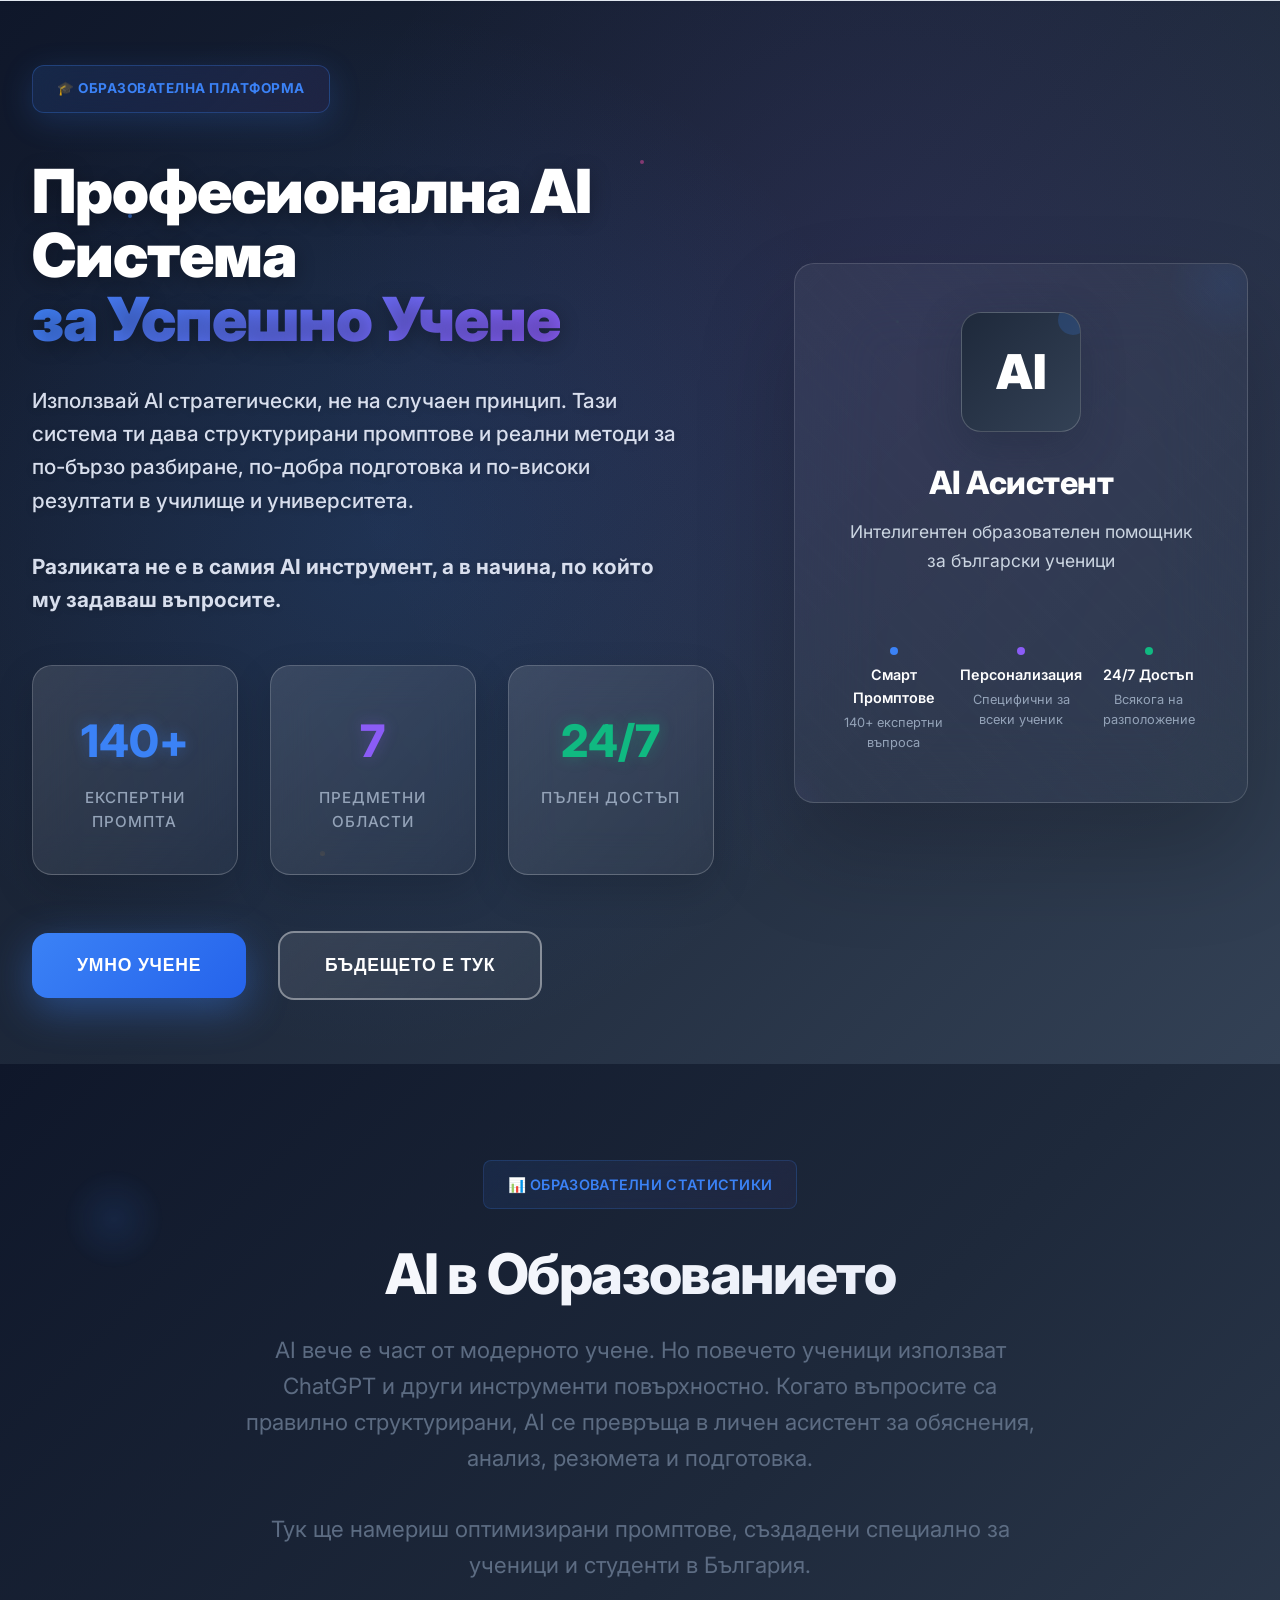
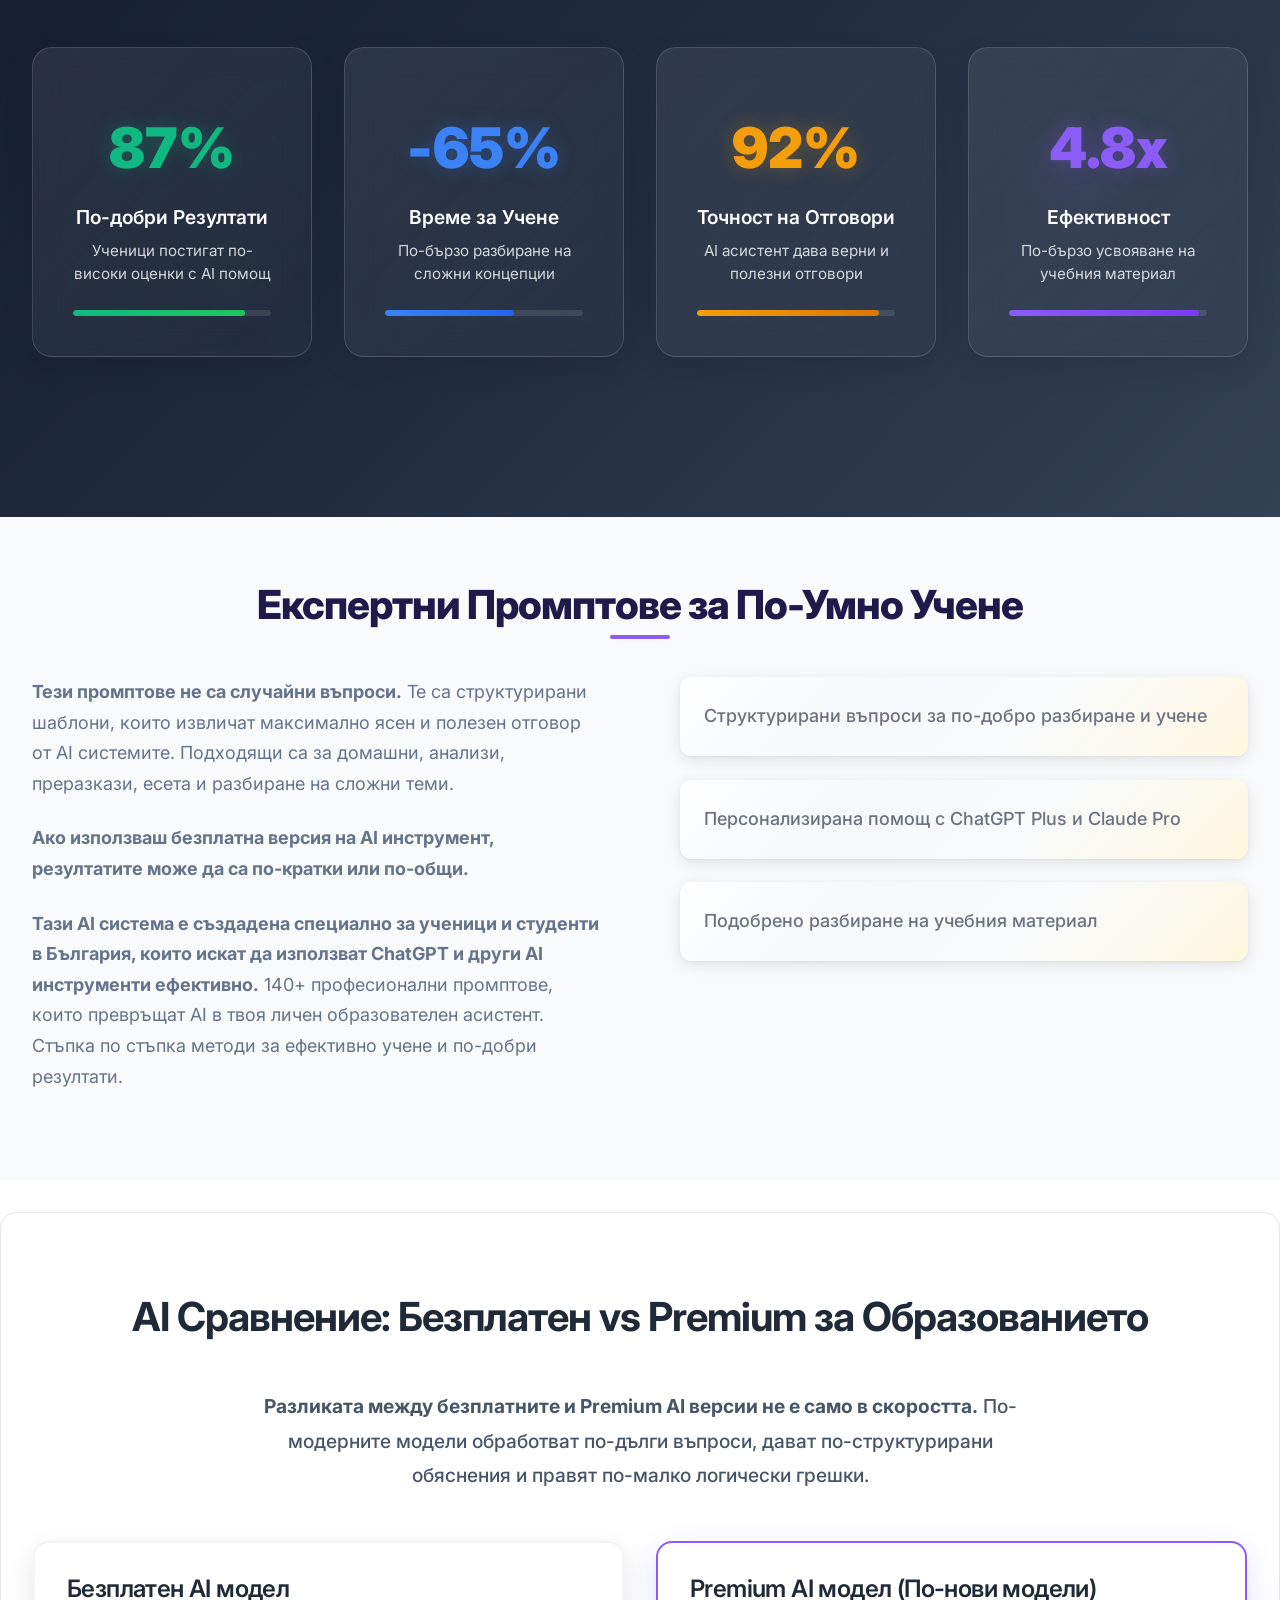
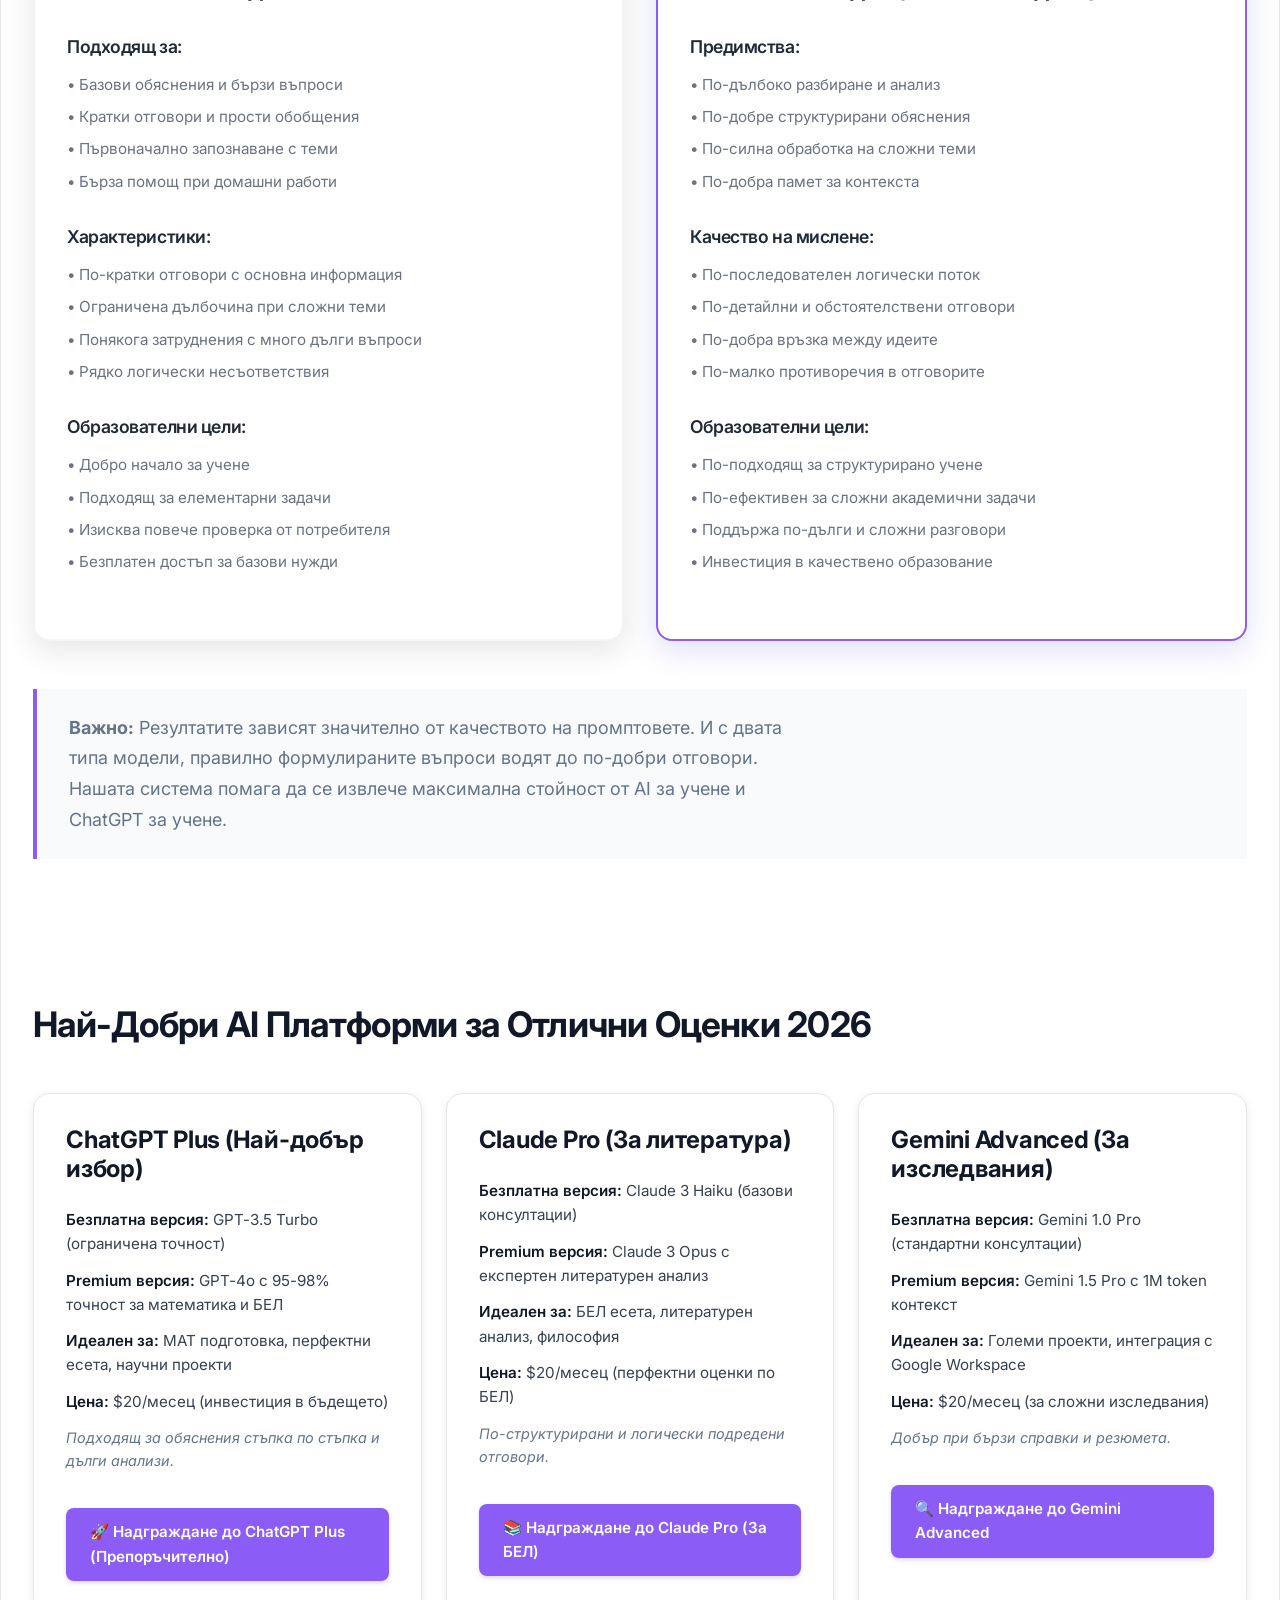
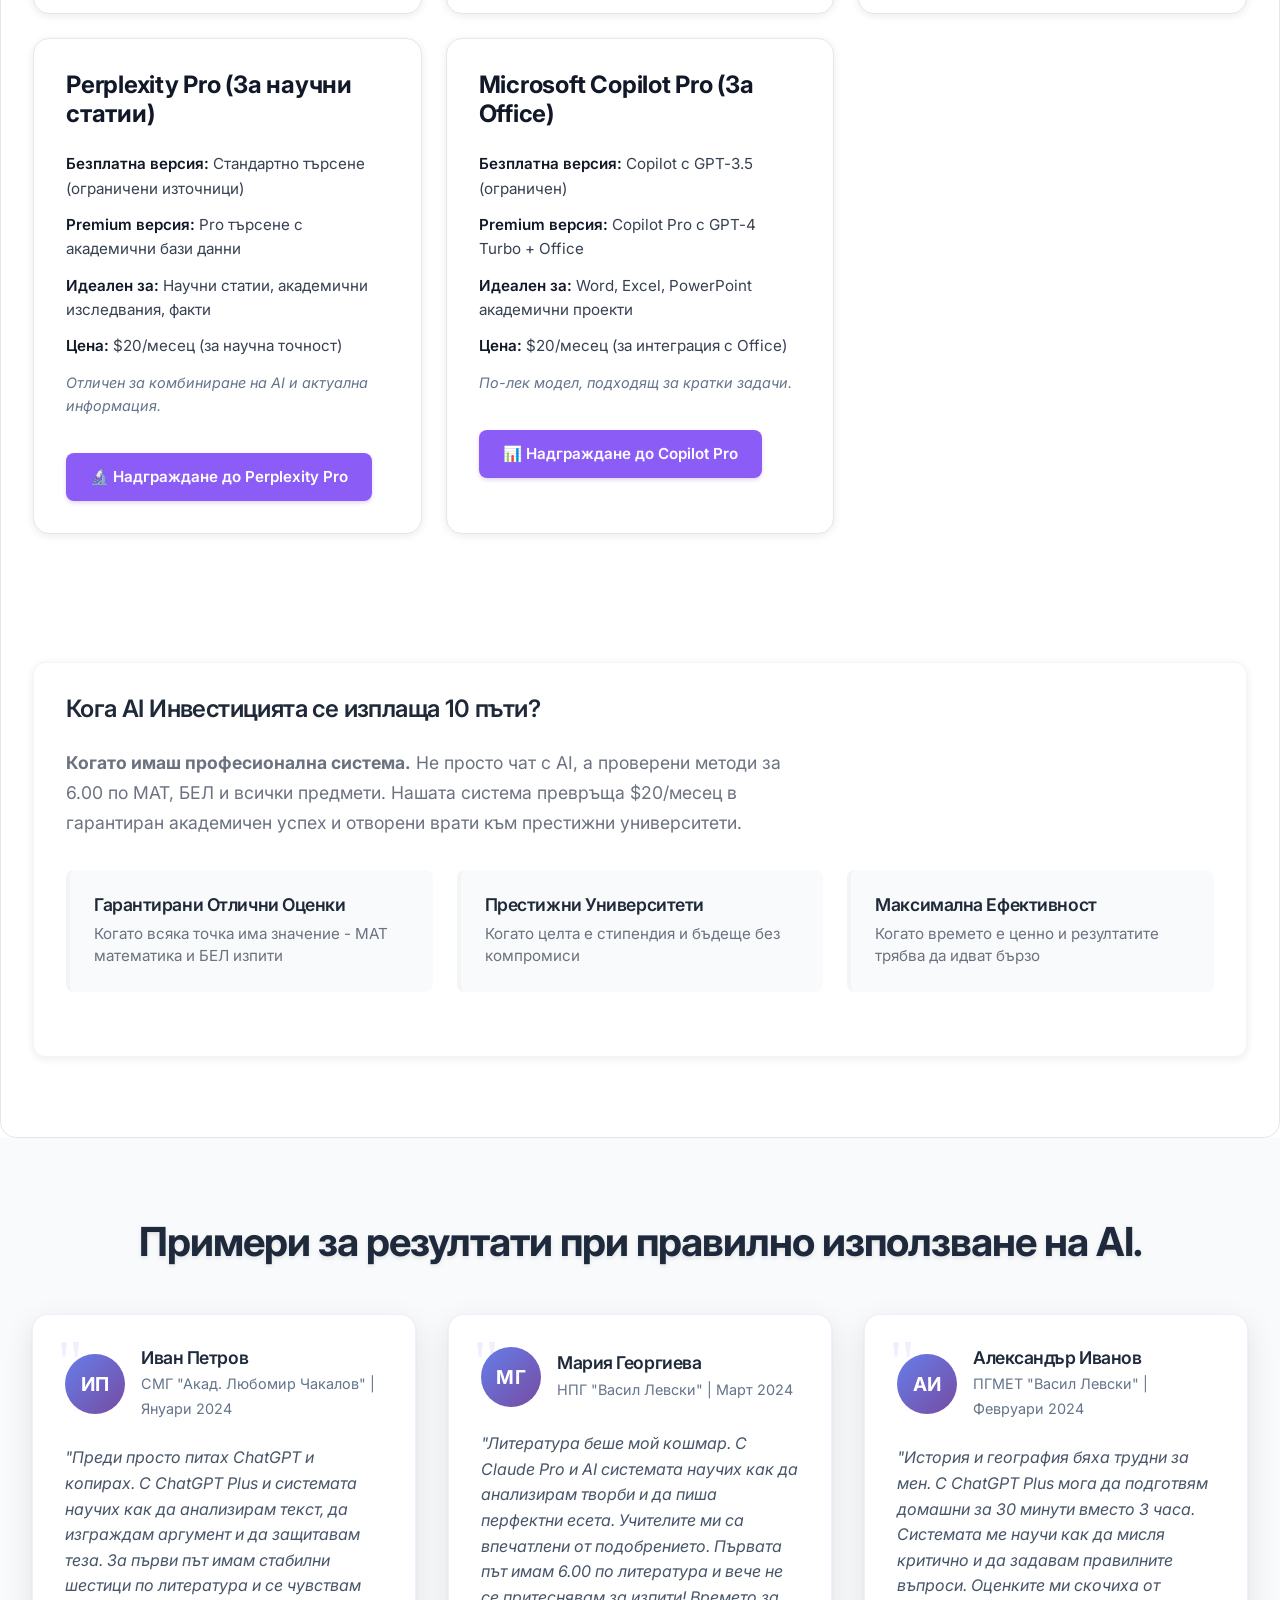
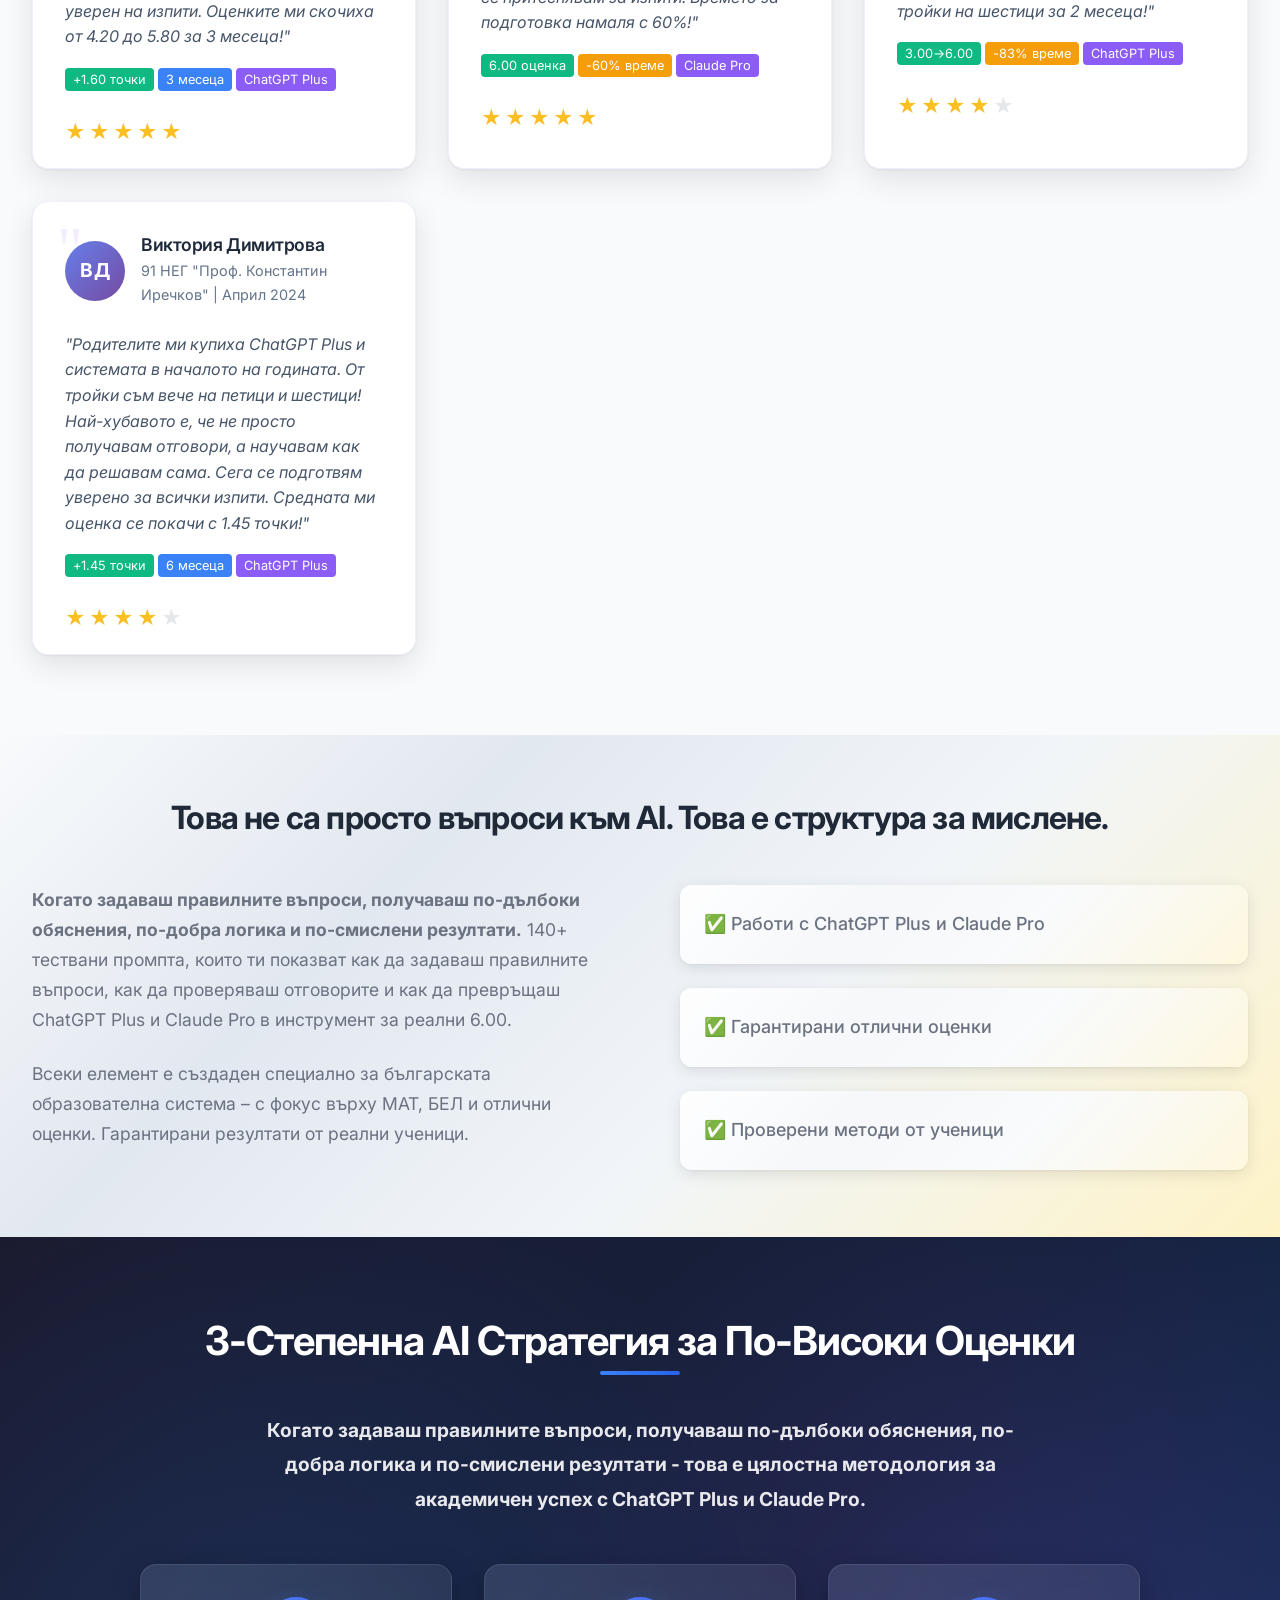
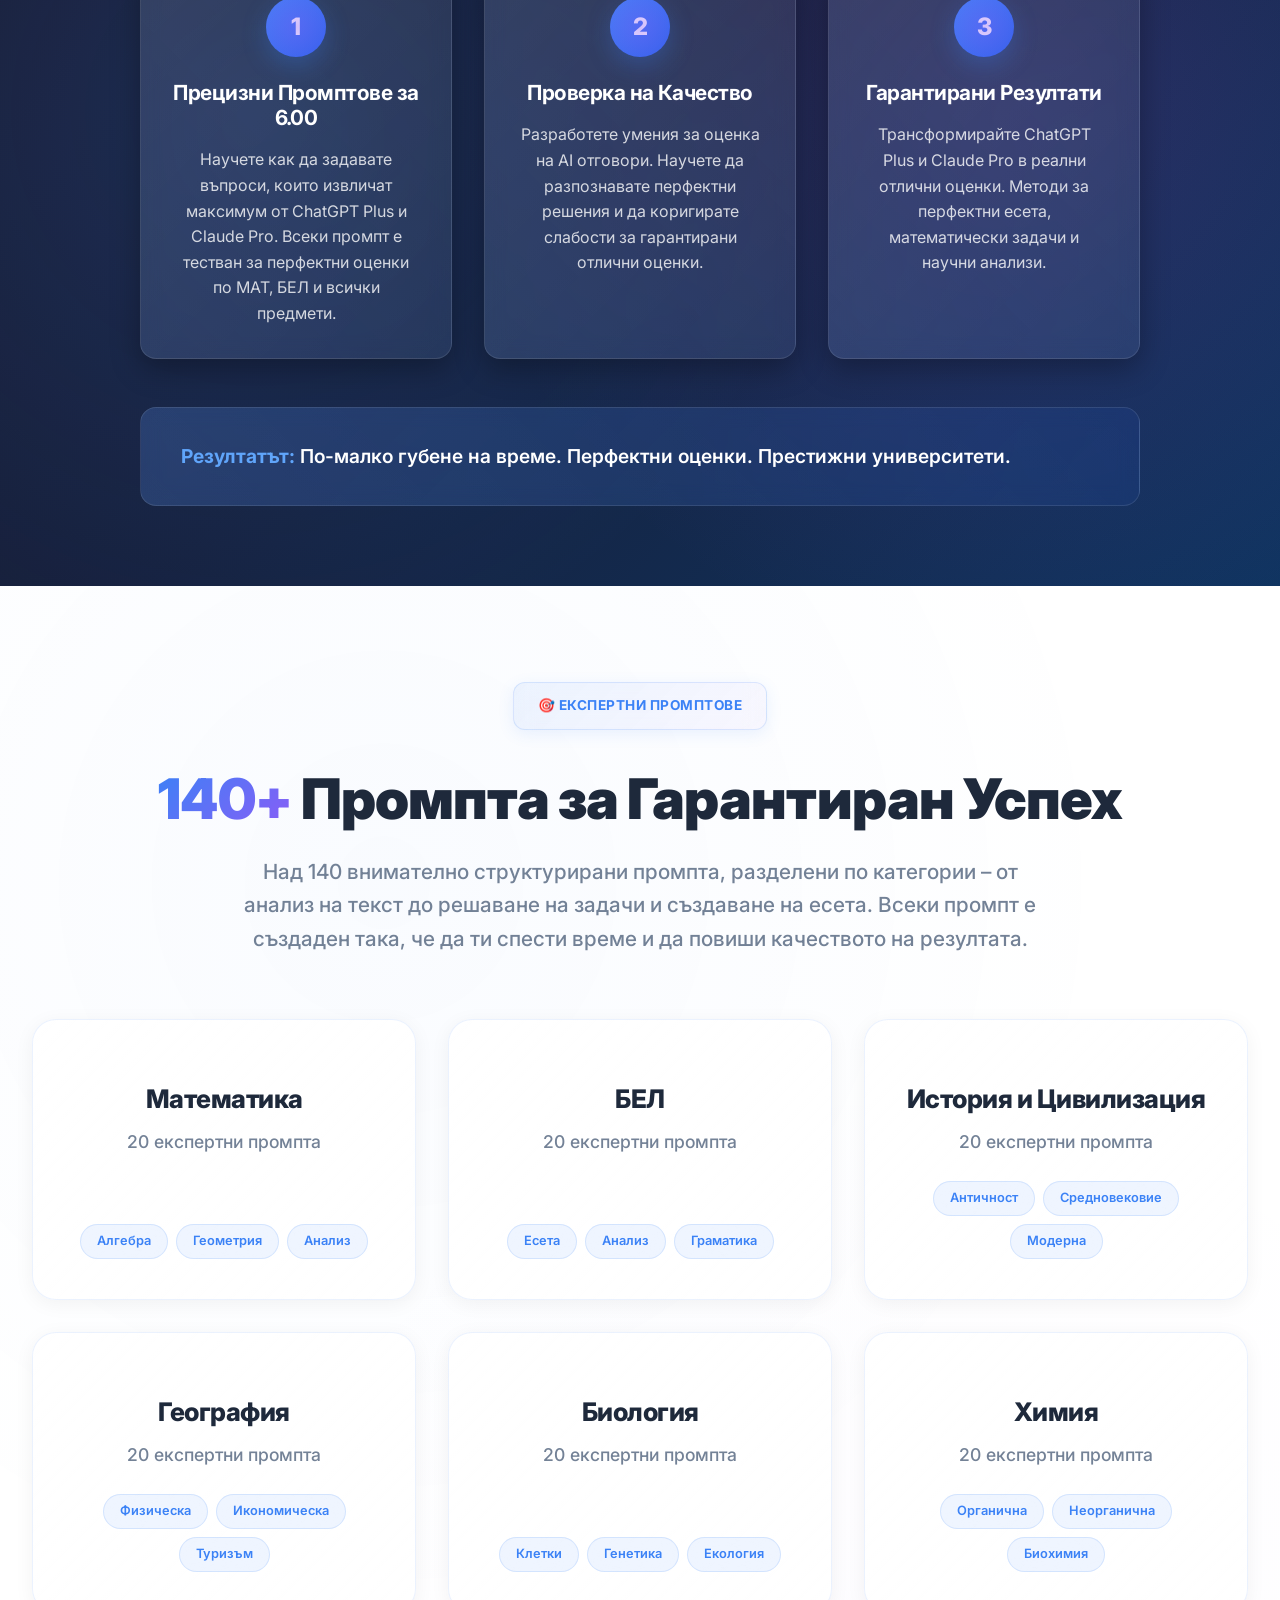
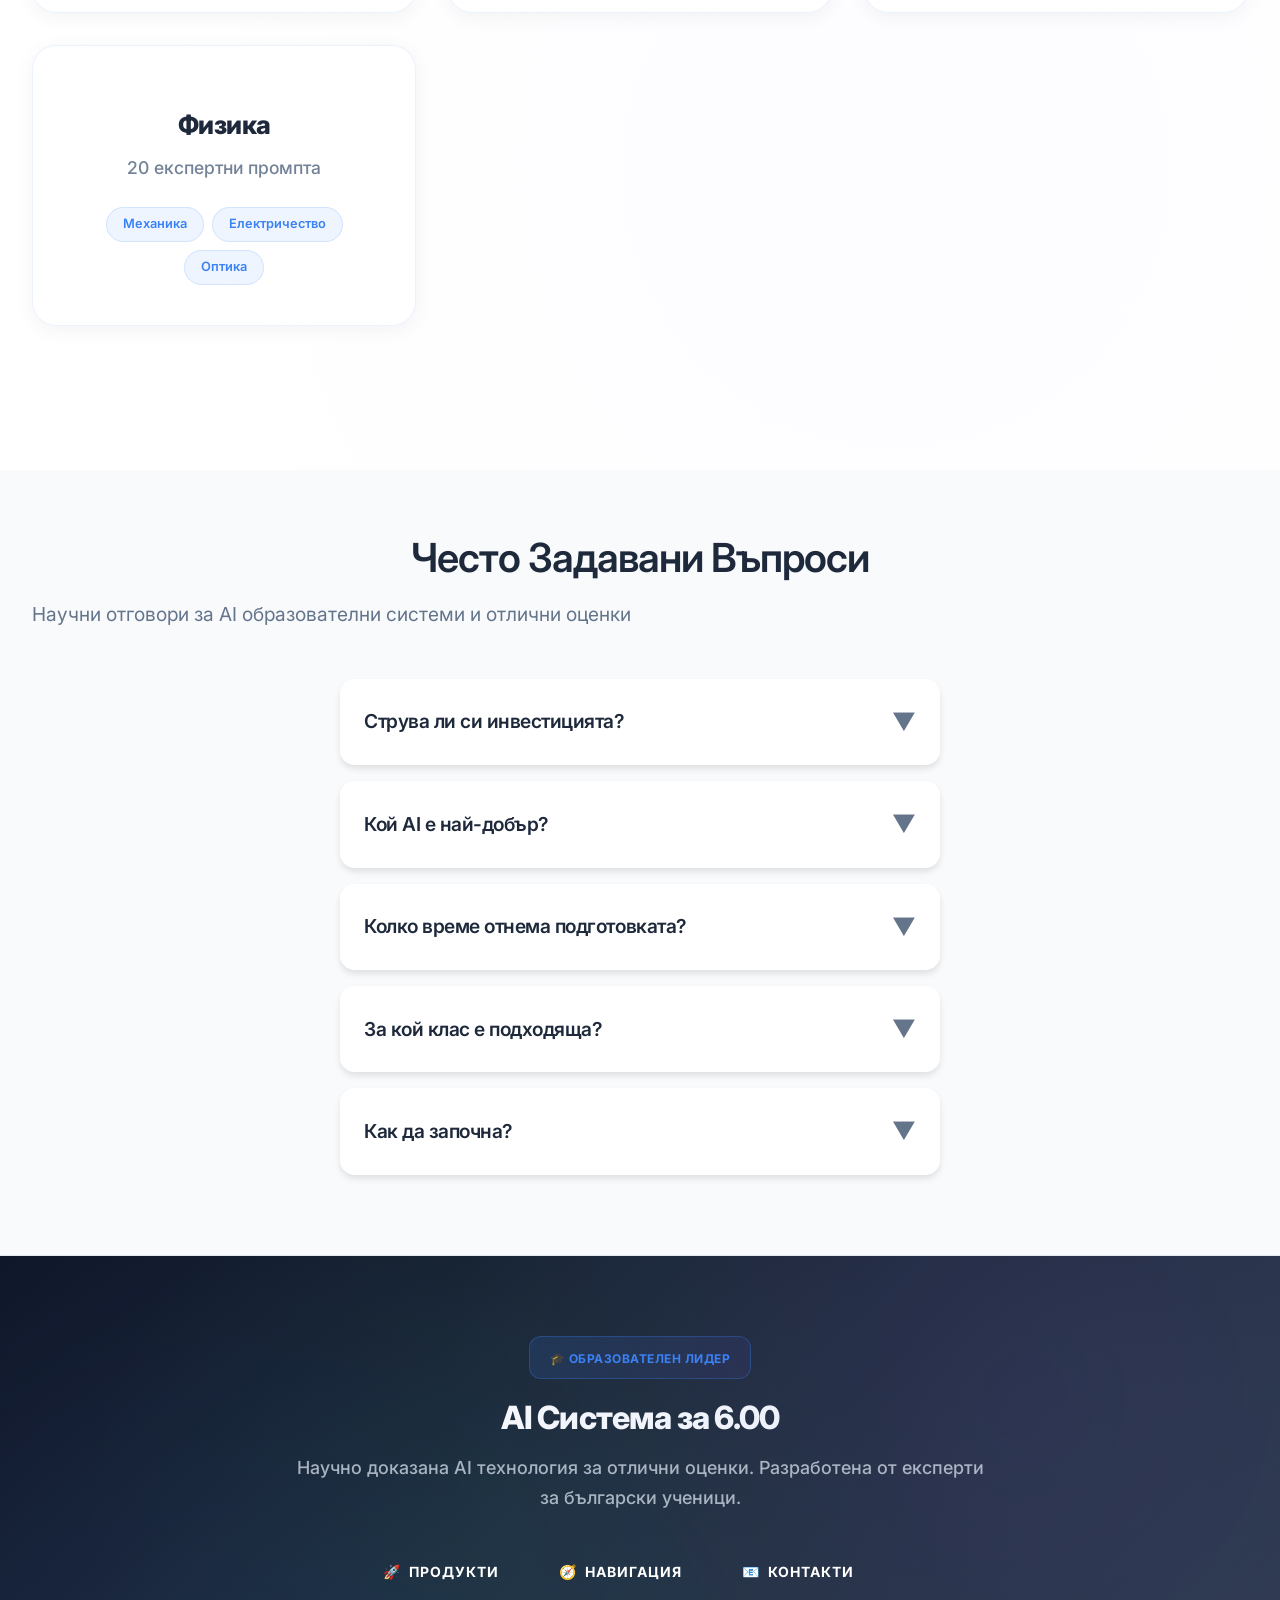
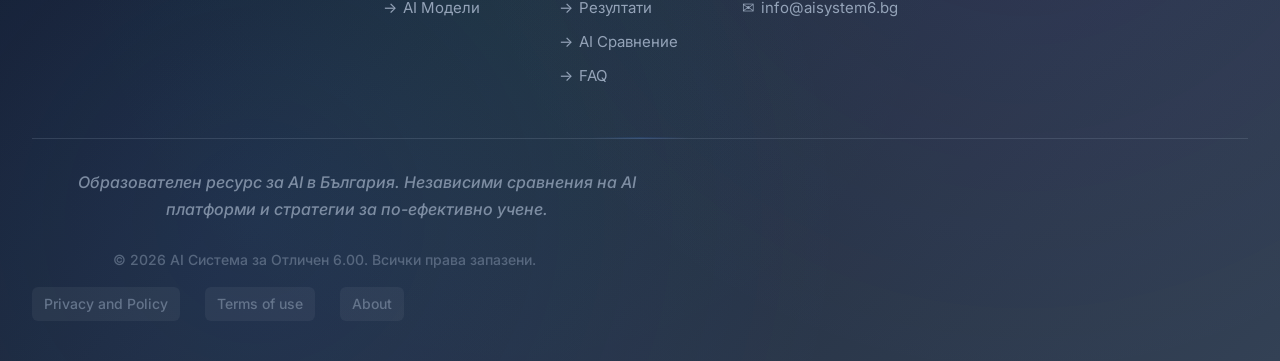
<file: index.html>
<!DOCTYPE html>
<html lang="bg">
<head>
    <meta charset="UTF-8">
    <meta name="viewport" content="width=device-width, initial-scale=1.0, maximum-scale=5.0, user-scalable=yes">
    <title>AI Study Helper - 140+ Промпта за Успех</title>
    <meta name="description" content="Професионална AI образователна платформа за български ученици. Научете как да използвате изкуствен интелект правилно с експертни промптове за училище и по-добри учебни резултати.">
    <meta name="keywords" content="AI за ученици, AI за учене, изкуствен интелект в образованието, AI промптове за училище, AI помощ при учене, най-добрият AI за ученици, ChatGPT за ученици, Claude за ученици">
    <meta name="author" content="AI Образователен Портал">
    <meta name="robots" content="index, follow, max-snippet:-1, max-image-preview:large, max-video-preview:-1">
    <meta name="googlebot" content="index, follow">
    <meta name="bingbot" content="index, follow">
    <meta name="language" content="Bulgarian">
    <meta name="geo.region" content="BG">
    <meta name="geo.placename" content="Bulgaria">
    <meta name="ICBM" content="42.7339;25.4858">
    <meta name="distribution" content="global">
    <meta name="rating" content="general">
    <meta name="revisit-after" content="7 days">
    <link rel="canonical" href="https://ai-za-uchenici.bg">
    
    <!-- Google AdSense -->
    <script async src="https://pagead2.googlesyndication.com/pagead/js/adsbygoogle.js?client=ca-pub-XXXXX"
            crossorigin="anonymous"></script>
    
    <!-- Google Analytics -->
    <script async src="https://www.googletagmanager.com/gtag/js?id=GA_MEASUREMENT_ID"></script>
    <script>
        window.dataLayer = window.dataLayer || [];
        function gtag(){dataLayer.push(arguments);}
        gtag('js', new Date());
        gtag('config', 'GA_MEASUREMENT_ID');
    </script>
    <meta property="og:title" content="AI за Ученици - Експертни Промптове за По-Умно Учене">
    <meta property="og:description" content="Научете как да използвате AI правилно в образованието. Структурирани промптове за български ученици и по-добри учебни резултати.">
    <meta property="og:image" content="https://ai-za-uchenici.bg/og-image.jpg">
    <meta property="og:url" content="https://ai-za-uchenici.bg">
    <meta property="og:type" content="website">
    <meta name="twitter:card" content="summary_large_image">
    <meta name="twitter:title" content="AI за Ученици - Експертни Промптове за По-Умно Учене">
    <meta name="twitter:description" content="Професионална платформа за AI в образованието. Научете как да формулирате правилните въпроси към AI.">
    <meta name="twitter:image" content="https://ai-za-uchenici.bg/og-image.jpg">
    <meta name="twitter:site" content="@AISystem6">
    
    <!-- Структурирани данни за SEO -->
    <script type="application/ld+json">
    {
        "@context": "https://schema.org",
        "@type": "EducationalOrganization",
        "name": "AI за Ученици",
        "url": "https://ai-za-uchenici.bg",
        "logo": "https://ai-za-uchenici.bg/logo.png",
        "description": "Професионална AI образователна платформа за български ученици с 140+ експертни промпта",
        "address": {
            "@type": "PostalAddress",
            "addressCountry": "Bulgaria"
        },
        "sameAs": [
            "https://github.com/G-Georgiev14/AI_Study_Helper"
        ],
        "offers": {
            "@type": "Offer",
            "category": "Educational Services",
            "priceCurrency": "USD",
            "price": "0",
            "description": "Безплатен достъп до AI промпти за учене"
        }
    }
    </script>
    <meta name="twitter:creator" content="@AISystem6">
    <link rel="preconnect" href="https://fonts.googleapis.com">
    <link rel="preconnect" href="https://fonts.gstatic.com" crossorigin>
    <link rel="stylesheet" href="styles.css">
    <link href="https://fonts.googleapis.com/css2?family=Inter:wght@300;400;500;600;700&display=swap" rel="stylesheet">
    <link rel="icon" type="image/svg+xml" href="data:image/svg+xml,<svg xmlns='http://www.w3.org/2000/svg' viewBox='0 0 100 100'><text y='.9em' font-size='90'>📚</text></svg>">
    
    <!-- Protection Script -->
    <script src="protection.js"></script>
</head>
<body>
    <!-- Skip to main content for accessibility -->
    <a href="#main" class="skip-link">Skip to main content</a>
    
    <!-- Header -->
    <header class="header" role="banner">
    </header>

    <!-- Main Content -->
    <main id="main" role="main">

    <!-- Hero Section -->
    <section class="hero" style="background: linear-gradient(135deg, #0f172a 0%, #1e293b 50%, #334155 100%); min-height: 100vh; display: flex; align-items: center; position: relative; overflow: hidden;">
        <!-- Animated Background Particles -->
        <div class="hero-particles" style="position: absolute; top: 0; left: 0; width: 100%; height: 100%; pointer-events: none;">
            <div class="particle" style="position: absolute; top: 20%; left: 10%; width: 4px; height: 4px; background: rgba(59, 130, 246, 0.6); border-radius: 50%; animation: float-particle 15s ease-in-out infinite;"></div>
            <div class="particle" style="position: absolute; top: 60%; left: 85%; width: 6px; height: 6px; background: rgba(139, 92, 246, 0.5); border-radius: 50%; animation: float-particle 20s ease-in-out infinite reverse;"></div>
            <div class="particle" style="position: absolute; top: 30%; left: 70%; width: 3px; height: 3px; background: rgba(34, 197, 94, 0.7); border-radius: 50%; animation: float-particle 18s ease-in-out infinite;"></div>
            <div class="particle" style="position: absolute; top: 80%; left: 25%; width: 5px; height: 5px; background: rgba(245, 158, 11, 0.6); border-radius: 50%; animation: float-particle 22s ease-in-out infinite reverse;"></div>
            <div class="particle" style="position: absolute; top: 15%; left: 50%; width: 4px; height: 4px; background: rgba(236, 72, 153, 0.5); border-radius: 50%; animation: float-particle 16s ease-in-out infinite;"></div>
        </div>
        
        <!-- Gradient Overlay -->
        <div class="hero-gradient-overlay" style="position: absolute; top: 0; left: 0; width: 100%; height: 100%; background: radial-gradient(circle at 30% 50%, rgba(59, 130, 246, 0.15) 0%, transparent 50%), radial-gradient(circle at 70% 30%, rgba(139, 92, 246, 0.1) 0%, transparent 50%); pointer-events: none;"></div>
        
        <div class="container">
            <div class="hero-content" style="display: grid; grid-template-columns: 1.2fr 0.8fr; gap: 5rem; align-items: center; max-width: 1400px; margin: 0 auto;">
                <!-- Desktop Layout: Left Column -->
                <div class="hero-left" style="z-index: 2;">
                    <div class="hero-badge" style="display: inline-block; background: linear-gradient(135deg, rgba(59, 130, 246, 0.15), rgba(139, 92, 246, 0.08)); border: 1px solid rgba(59, 130, 246, 0.3); color: #3b82f6; padding: 12px 24px; border-radius: 12px; font-size: 0.85rem; font-weight: 700; margin-bottom: 2.5rem; backdrop-filter: blur(20px); letter-spacing: 0.5px; text-transform: uppercase; box-shadow: 0 8px 32px rgba(59, 130, 246, 0.2); position: relative; overflow: hidden; transition: all 0.3s ease;">
                        🎓 Образователна Платформа
                    </div>
                    
                    <div class="hero-headline" style="margin-bottom: 3rem;">
                        <h1 style="font-size: 3.8rem; font-weight: 900; line-height: 1.05; margin-bottom: 2rem; color: #ffffff; letter-spacing: -1px; text-shadow: 0 4px 20px rgba(0,0,0,0.3);">
                            Професионална AI Система<br>
                            <span style="background: linear-gradient(135deg, #3b82f6, #8b5cf6, #ec4899); -webkit-background-clip: text; -webkit-text-fill-color: transparent; background-clip: text; background-size: 200% 200%; animation: gradient-shift 4s ease-in-out infinite;">за Успешно Учене</span>
                        </h1>
                        <div class="hero-subtitle" style="font-size: 1.3rem; line-height: 1.6; color: #e2e8f6; margin-bottom: 3rem; font-weight: 500; max-width: 650px; text-shadow: 0 2px 10px rgba(0,0,0,0.2);">
                            Използвай AI стратегически, не на случаен принцип. Тази система ти дава структурирани промптове и реални методи за по-бързо разбиране, по-добра подготовка и по-високи резултати в училище и университета.<br><br>
                            <strong>Разликата не е в самия AI инструмент, а в начина, по който му задаваш въпросите.</strong>
                        </div>
                    </div>
                    
                    <div class="hero-stats-grid" style="display: grid; grid-template-columns: repeat(3, 1fr); gap: 2rem; margin-bottom: 3.5rem;">
                        <div class="stat-card-corporate" style="background: linear-gradient(135deg, rgba(255,255,255,0.12), rgba(255,255,255,0.04)); border: 1px solid rgba(255,255,255,0.2); border-radius: 20px; padding: 2.5rem 1.5rem; text-align: center; backdrop-filter: blur(20px); transition: all 0.5s cubic-bezier(0.25, 0.8, 0.25, 1); position: relative; overflow: hidden; box-shadow: 0 15px 40px rgba(0,0,0,0.15);">
                            <div style="position: absolute; top: 0; left: 0; width: 100%; height: 100%; background: linear-gradient(135deg, rgba(59, 130, 246, 0.05), rgba(139, 92, 246, 0.02)); opacity: 0; transition: opacity 0.4s ease;"></div>
                            <div style="position: relative; z-index: 1;">
                                <div style="font-size: 2.8rem; font-weight: 800; color: #3b82f6; margin-bottom: 0.5rem; text-shadow: 0 0 15px rgba(59, 130, 246, 0.3);">140+</div>
                                <div style="font-size: 0.95rem; color: #94a3b8; font-weight: 500; text-transform: uppercase; letter-spacing: 1px;">Експертни Промпта</div>
                            </div>
                        </div>
                        <div class="stat-card-corporate" style="background: linear-gradient(135deg, rgba(255,255,255,0.12), rgba(255,255,255,0.04)); border: 1px solid rgba(255,255,255,0.2); border-radius: 20px; padding: 2.5rem 1.5rem; text-align: center; backdrop-filter: blur(20px); transition: all 0.5s cubic-bezier(0.25, 0.8, 0.25, 1); position: relative; overflow: hidden; box-shadow: 0 15px 40px rgba(0,0,0,0.15);">
                            <div style="position: absolute; top: 0; left: 0; width: 100%; height: 100%; background: linear-gradient(135deg, rgba(139, 92, 246, 0.05), rgba(168, 85, 247, 0.02)); opacity: 0; transition: opacity 0.4s ease;"></div>
                            <div style="position: relative; z-index: 1;">
                                <div style="font-size: 2.8rem; font-weight: 800; color: #8b5cf6; margin-bottom: 0.5rem; text-shadow: 0 0 15px rgba(139, 92, 246, 0.3);">7</div>
                                <div style="font-size: 0.95rem; color: #94a3b8; font-weight: 500; text-transform: uppercase; letter-spacing: 1px;">Предметни Области</div>
                            </div>
                        </div>
                        <div class="stat-card-corporate" style="background: linear-gradient(135deg, rgba(255,255,255,0.12), rgba(255,255,255,0.04)); border: 1px solid rgba(255,255,255,0.2); border-radius: 20px; padding: 2.5rem 1.5rem; text-align: center; backdrop-filter: blur(20px); transition: all 0.5s cubic-bezier(0.25, 0.8, 0.25, 1); position: relative; overflow: hidden; box-shadow: 0 15px 40px rgba(0,0,0,0.15);">
                            <div style="position: absolute; top: 0; left: 0; width: 100%; height: 100%; background: linear-gradient(135deg, rgba(34, 197, 94, 0.05), rgba(16, 185, 129, 0.02)); opacity: 0; transition: opacity 0.4s ease;"></div>
                            <div style="position: relative; z-index: 1;">
                                <div style="font-size: 2.8rem; font-weight: 800; color: #10b981; margin-bottom: 0.5rem; text-shadow: 0 0 15px rgba(16, 185, 129, 0.3);">24/7</div>
                                <div style="font-size: 0.95rem; color: #94a3b8; font-weight: 500; text-transform: uppercase; letter-spacing: 1px;">Пълен Достъп</div>
                            </div>
                        </div>
                    </div>
                    
                    <div class="hero-actions" style="display: flex; gap: 2rem; align-items: center;">
                        <button style="background: linear-gradient(135deg, #3b82f6, #2563eb); color: white; border: none; padding: 22px 45px; border-radius: 16px; font-size: 1.1rem; font-weight: 800; cursor: default; transition: all 0.5s cubic-bezier(0.25, 0.8, 0.25, 1); box-shadow: 0 12px 40px rgba(59, 130, 246, 0.4); position: relative; overflow: hidden; text-transform: uppercase; letter-spacing: 0.8px; pointer-events: none;">
                            <div style="position: relative; z-index: 1;">Умно Учене</div>
                            <div style="position: absolute; top: 0; left: -100%; width: 100%; height: 100%; background: linear-gradient(90deg, transparent, rgba(255,255,255,0.2), transparent); transition: left 0.6s ease;"></div>
                        </button>
                        <button style="background: linear-gradient(135deg, rgba(255,255,255,0.1), rgba(255,255,255,0.05)); color: #ffffff; border: 2px solid rgba(255,255,255,0.4); padding: 22px 45px; border-radius: 16px; font-size: 1.1rem; font-weight: 700; cursor: default; transition: all 0.5s cubic-bezier(0.25, 0.8, 0.25, 1); backdrop-filter: blur(20px); text-transform: uppercase; letter-spacing: 0.8px; pointer-events: none;">
                            Бъдещето е Тук
                        </button>
                    </div>
                </div>
                
                <!-- Desktop Layout: Right Column -->
                <div class="hero-right" style="position: relative; z-index: 2;">
                    <div class="hero-visual-corporate" style="position: relative; width: 100%; max-width: 600px; margin: 0 auto;">
                        <div class="stat-card-corporate" style="background: linear-gradient(135deg, rgba(255,255,255,0.06), rgba(255,255,255,0.01)); backdrop-filter: blur(40px); border: 1px solid rgba(255,255,255,0.15); border-radius: 20px; padding: 3rem; position: relative; overflow: hidden; box-shadow: 0 50px 100px rgba(0,0,0,0.2);">
                            <div class="card-pattern" style="position: absolute; top: 0; left: 0; width: 100%; height: 100%; background-image: repeating-linear-gradient(45deg, transparent, transparent 10px, rgba(255,255,255,0.03) 10px, transparent 20px); opacity: 0.1; pointer-events: none;"></div>
                            
                            <div class="card-content" style="position: relative; z-index: 1; text-align: center;">
                                <div class="stat-card-corporate" style="width: 120px; height: 120px; background: linear-gradient(135deg, #1e293b, #334155); border-radius: 20px; margin: 0 auto 2rem; display: flex; align-items: center; justify-content: center; font-size: 3rem; color: white; font-weight: 900; box-shadow: 0 15px 40px rgba(30, 41, 59, 0.4); position: relative;">
                                    <div style="position: absolute; top: -8px; right: -8px; width: 30px; height: 30px; background: rgba(59, 130, 246, 0.2); border-radius: 50%; animation: pulse-corporate 3s ease-in-out infinite;"></div>
                                    AI
                                </div>
                                
                                <h3 style="color: #ffffff; font-size: 2rem; font-weight: 800; margin-bottom: 1rem; letter-spacing: -0.5px;">AI Асистент</h3>
                                <p style="color: #cbd5e1; font-size: 1.1rem; margin-bottom: 2.5rem; line-height: 1.6; max-width: 400px; justify-self: center;">Интелигентен образователен помощник за български ученици</p>
                                
                                <div class="feature-points" style="display: grid; grid-template-columns: repeat(3, 1fr); gap: 1rem; margin-top: 2rem;">
                                    <div style="text-align: center;">
                                        <div style="width: 8px; height: 8px; background: #3b82f6; border-radius: 50%; margin: 0 auto 0.5rem;"></div>
                                        <div style="font-size: 0.9rem; color: #ffffff; font-weight: 600; margin-bottom: 0.25rem;">Смарт Промптове</div>
                                        <div style="font-size: 0.8rem; color: #94a3b8;">140+ експертни въпроса</div>
                                    </div>
                                    <div style="text-align: center;">
                                        <div style="width: 8px; height: 8px; background: #8b5cf6; border-radius: 50%; margin: 0 auto 0.5rem;"></div>
                                        <div style="font-size: 0.9rem; color: #ffffff; font-weight: 600; margin-bottom: 0.25rem;">Персонализация</div>
                                        <div style="font-size: 0.8rem; color: #94a3b8;">Специфични за всеки ученик</div>
                                    </div>
                                    <div style="text-align: center;">
                                        <div style="width: 8px; height: 8px; background: #10b981; border-radius: 50%; margin: 0 auto 0.5rem;"></div>
                                        <div style="font-size: 0.9rem; color: #ffffff; font-weight: 600; margin-bottom: 0.25rem;">24/7 Достъп</div>
                                        <div style="font-size: 0.8rem; color: #94a3b8;">Всякога на разположение</div>
                                    </div>
                                </div>
                            </div>
                            
                            <!-- Floating Elements -->
                            <div style="position: absolute; top: -40px; right: -40px; width: 120px; height: 120px; background: radial-gradient(circle, rgba(59, 130, 246, 0.08) 0%, transparent 70%); border-radius: 50%; animation: float-corporate 12s ease-in-out infinite;"></div>
                            <div style="position: absolute; bottom: -60px; left: -60px; width: 100px; height: 100px; background: radial-gradient(circle, rgba(139, 92, 246, 0.06) 0%, transparent 70%); border-radius: 50%; animation: float-corporate 15s ease-in-out infinite reverse;"></div>
                            <div style="position: absolute; top: 30%; left: -80px; width: 80px; height: 80px; background: radial-gradient(circle, rgba(34, 197, 94, 0.05) 0%, transparent 70%); border-radius: 50%; animation: float-corporate 18s ease-in-out infinite;"></div>
                        </div>
                    </div>
                </div>
            </div>
        
        <style>
        @keyframes float-corporate {
            0%, 100% { transform: translateY(0px) rotate(0deg); opacity: 0.6; }
            25% { transform: translateY(-20px) rotate(90deg); opacity: 0.8; }
            50% { transform: translateY(-30px) rotate(180deg); opacity: 0.4; }
            75% { transform: translateY(-20px) rotate(270deg); opacity: 0.7; }
        }
        
        @keyframes pulse-corporate {
            0%, 100% { opacity: 0.2; transform: scale(0.8); }
            50% { opacity: 0.4; transform: scale(1.1); }
        }
        
        @keyframes float-particle {
            0%, 100% { transform: translateY(0px) translateX(0px); opacity: 0.6; }
            25% { transform: translateY(-30px) translateX(15px); opacity: 0.8; }
            50% { transform: translateY(-50px) translateX(-10px); opacity: 0.4; }
            75% { transform: translateY(-30px) translateX(20px); opacity: 0.7; }
        }
        
        @keyframes gradient-shift {
            0%, 100% { background-position: 0% 50%; }
            50% { background-position: 100% 50%; }
        }
        
        /* Enhanced Hover Effects */
        .hero-badge:hover {
            transform: translateY(-2px);
            box-shadow: 0 12px 40px rgba(59, 130, 246, 0.3);
            border-color: rgba(59, 130, 246, 0.4);
        }
        
        .stat-card-corporate:hover {
            transform: translateY(-8px) scale(1.02);
            box-shadow: 0 25px 60px rgba(0,0,0,0.25);
            border-color: rgba(255,255,255,0.3);
        }
        
        .stat-card-corporate:hover div:first-child {
            opacity: 1;
        }
        
        .hero-actions button:hover {
            transform: translateY(-3px) scale(1.02);
        }
        
        .hero-actions button:first-child:hover {
            box-shadow: 0 20px 50px rgba(59, 130, 246, 0.5);
        }
        
        .hero-actions button:last-child:hover {
            background: linear-gradient(135deg, rgba(255,255,255,0.15), rgba(255,255,255,0.08));
            border-color: rgba(255,255,255,0.6);
            box-shadow: 0 20px 50px rgba(255,255,255,0.1);
        }
        
        .hero-actions button:first-child:hover div:last-child {
            left: 100%;
        }
        
        /* Mobile Responsive Design */
        @media (max-width: 768px) {
            .hero-content {
                grid-template-columns: 1fr !important;
                gap: 2rem !important;
                text-align: center;
            }
            
            .hero-left {
                order: 1 !important;
            }
            
            .hero-right {
                order: 2 !important;
            }
            
            .hero-headline h1 {
                font-size: 2.5rem !important;
                line-height: 1.2 !important;
            }
            
            .hero-subtitle {
                font-size: 1.1rem !important;
                max-width: 100% !important;
                margin-bottom: 2rem !important;
            }
            
            .hero-stats-grid {
                grid-template-columns: repeat(3, 1fr) !important;
                gap: 0.5rem !important;
                margin-bottom: 2rem !important;
                grid-column: 1 / -1 !important;
                order: 3 !important;
            }
            
            .stat-card-corporate {
                padding: 1rem 0.8rem !important;
            }
            
            .stat-card-corporate div[style*="font-size: 2.8rem"] {
                font-size: 2rem !important;
            }
            
            .stat-card-corporate div[style*="font-size: 0.95rem"] {
                font-size: 0.75rem !important;
            }
            
            .hero-actions {
                flex-direction: row !important;
                gap: 1rem !important;
                width: 100%;
                grid-column: 1 / -1 !important;
                order: 4 !important;
                justify-content: center !important;
                flex-wrap: wrap !important;
            }
            
            .hero-actions button {
                flex: 1 !important;
                min-width: 140px !important;
                padding: 16px 20px !important;
                font-size: 0.95rem !important;
            }
            
            .hero-visual-corporate {
                max-width: 100% !important;
                margin: 0 auto !important;
            }
            
            .hero-particles {
                display: none !important;
            }
            
            .hero-gradient-overlay {
                opacity: 0.5 !important;
            }
        }
        
        @media (max-width: 480px) {
            .hero-headline h1 {
                font-size: 2rem !important;
            }
            
            .hero-subtitle {
                font-size: 1rem !important;
            }
            
            .stat-card-corporate {
                padding: 1.2rem !important;
            }
            
            .hero-actions button {
                padding: 16px 20px !important;
                font-size: 0.95rem !important;
            }
        }
        </style>
        
        <!-- Mobile Layout Script -->
        <script>
        function rearrangeForMobile() {
            const heroContent = document.querySelector('.hero-content');
            const heroLeft = document.querySelector('.hero-left');
            const heroRight = document.querySelector('.hero-right');
            const statsGrid = document.querySelector('.hero-stats-grid');
            const actions = document.querySelector('.hero-actions');
            
            if (window.innerWidth <= 768) {
                // Move stats grid and actions outside of hero-left for mobile
                if (statsGrid && heroLeft.contains(statsGrid)) {
                    heroContent.appendChild(statsGrid);
                    statsGrid.style.order = '3';
                }
                
                if (actions && heroLeft.contains(actions)) {
                    heroContent.appendChild(actions);
                    actions.style.order = '4';
                }
            } else {
                // Move them back to hero-left for desktop
                if (statsGrid && !heroLeft.contains(statsGrid)) {
                    heroLeft.appendChild(statsGrid);
                    statsGrid.style.order = '';
                }
                
                if (actions && !heroLeft.contains(actions)) {
                    heroLeft.appendChild(actions);
                    actions.style.order = '';
                }
            }
        }
        
        // Run on load and resize
        document.addEventListener('DOMContentLoaded', rearrangeForMobile);
        window.addEventListener('resize', rearrangeForMobile);
        </script>
    </section>

    <!-- Enhanced AI Education Section -->
    <section id="performance-metrics" class="ai-education-enhanced" style="background: linear-gradient(135deg, #0f172a 0%, #1e293b 50%, #334155 100%); color: white; padding: 6rem 0; position: relative; overflow: hidden;">
        <!-- Animated Background Elements -->
        <div class="ai-bg-animation" style="position: absolute; top: 0; left: 0; width: 100%; height: 100%; pointer-events: none;">
            <div class="floating-orb" style="position: absolute; top: 10%; left: 5%; width: 100px; height: 100px; background: radial-gradient(circle, rgba(59, 130, 246, 0.1) 0%, transparent 70%); border-radius: 50%; animation: float-orb 20s ease-in-out infinite;"></div>
            <div class="floating-orb" style="position: absolute; top: 60%; right: 10%; width: 150px; height: 150px; background: radial-gradient(circle, rgba(139, 92, 246, 0.08) 0%, transparent 70%); border-radius: 50%; animation: float-orb 25s ease-in-out infinite reverse;"></div>
            <div class="floating-orb" style="position: absolute; bottom: 20%; left: 15%; width: 80px; height: 80px; background: radial-gradient(circle, rgba(34, 197, 94, 0.06) 0%, transparent 70%); border-radius: 50%; animation: float-orb 18s ease-in-out infinite;"></div>
        </div>

        <div class="container" style="position: relative; z-index: 2;">
            <!-- Section Header -->
            <div class="section-header" style="text-align: center; margin-bottom: 4rem;">
                <div class="section-badge" style="display: inline-block; background: linear-gradient(135deg, rgba(59, 130, 246, 0.1), rgba(139, 92, 246, 0.05)); border: 1px solid rgba(59, 130, 246, 0.2); color: #3b82f6; padding: 12px 24px; border-radius: 8px; font-size: 0.9rem; font-weight: 600; margin-bottom: 2rem; backdrop-filter: blur(10px); letter-spacing: 0.3px; text-transform: uppercase;">
                    📊 Образователни Статистики
                </div>
                <h2 style="font-size: 3.5rem; font-weight: 800; margin-bottom: 1.5rem; background: linear-gradient(135deg, #ffffff, #e2e8f6); -webkit-background-clip: text; -webkit-text-fill-color: transparent; background-clip: text;">AI в Образованието</h2>
                <p style="font-size: 1.4rem; margin-bottom: 2rem; opacity: 0.9; max-width: 800px; margin-left: auto; margin-right: auto; line-height: 1.6;">AI вече е част от модерното учене. Но повечето ученици използват ChatGPT и други инструменти повърхностно. Когато въпросите са правилно структурирани, AI се превръща в личен асистент за обяснения, анализ, резюмета и подготовка.<br><br>Тук ще намериш оптимизирани промптове, създадени специално за ученици и студенти в България.</p>
            </div>

            <!-- Main Stats Grid -->
            <div class="enhanced-metrics-grid" style="display: grid; grid-template-columns: repeat(auto-fit, minmax(280px, 1fr)); gap: 2rem; margin-bottom: 4rem;">
                <div class="metric-card-enhanced" style="background: linear-gradient(135deg, rgba(255,255,255,0.08), rgba(255,255,255,0.02)); border: 1px solid rgba(255,255,255,0.15); border-radius: 20px; padding: 2.5rem; text-align: center; backdrop-filter: blur(15px); transition: all 0.4s ease; position: relative; overflow: hidden; box-shadow: 0 10px 30px rgba(0,0,0,0.1);">
                    <div class="metric-icon" style="font-size: 3rem; margin-bottom: 1rem; color: #10b981;"></div>
                    <div class="metric-number" style="font-size: 3.5rem; font-weight: 900; color: #10b981; margin-bottom: 0.5rem; text-shadow: 0 0 20px rgba(16, 185, 129, 0.3);">87%</div>
                    <div class="metric-title" style="font-size: 1.2rem; margin-bottom: 0.5rem; font-weight: 600;">По-добри Резултати</div>
                    <div class="metric-desc" style="font-size: 0.95rem; opacity: 0.8; line-height: 1.5;">Ученици постигат по-високи оценки с AI помощ</div>
                    <div class="metric-progress" style="margin-top: 1.5rem; background: rgba(255,255,255,0.1); border-radius: 10px; height: 6px; overflow: hidden;">
                        <div class="progress-bar" style="width: 87%; height: 100%; background: linear-gradient(90deg, #10b981, #22c55e); border-radius: 10px; animation: progress-animation 2s ease-out;"></div>
                    </div>
                </div>
                
                <div class="metric-card-enhanced" style="background: linear-gradient(135deg, rgba(255,255,255,0.08), rgba(255,255,255,0.02)); border: 1px solid rgba(255,255,255,0.15); border-radius: 20px; padding: 2.5rem; text-align: center; backdrop-filter: blur(15px); transition: all 0.4s ease; position: relative; overflow: hidden; box-shadow: 0 10px 30px rgba(0,0,0,0.1);">
                    <div class="metric-icon" style="font-size: 3rem; margin-bottom: 1rem; color: #3b82f6;"></div>
                    <div class="metric-number" style="font-size: 3.5rem; font-weight: 900; color: #3b82f6; margin-bottom: 0.5rem; text-shadow: 0 0 20px rgba(59, 130, 246, 0.3);">-65%</div>
                    <div class="metric-title" style="font-size: 1.2rem; margin-bottom: 0.5rem; font-weight: 600;">Време за Учене</div>
                    <div class="metric-desc" style="font-size: 0.95rem; opacity: 0.8; line-height: 1.5;">По-бързо разбиране на сложни концепции</div>
                    <div class="metric-progress" style="margin-top: 1.5rem; background: rgba(255,255,255,0.1); border-radius: 10px; height: 6px; overflow: hidden;">
                        <div class="progress-bar" style="width: 65%; height: 100%; background: linear-gradient(90deg, #3b82f6, #2563eb); border-radius: 10px; animation: progress-animation 2s ease-out 0.3s both;"></div>
                    </div>
                </div>
                
                <div class="metric-card-enhanced" style="background: linear-gradient(135deg, rgba(255,255,255,0.08), rgba(255,255,255,0.02)); border: 1px solid rgba(255,255,255,0.15); border-radius: 20px; padding: 2.5rem; text-align: center; backdrop-filter: blur(15px); transition: all 0.4s ease; position: relative; overflow: hidden; box-shadow: 0 10px 30px rgba(0,0,0,0.1);">
                    <div class="metric-icon" style="font-size: 3rem; margin-bottom: 1rem; color: #f59e0b;"></div>
                    <div class="metric-number" style="font-size: 3.5rem; font-weight: 900; color: #f59e0b; margin-bottom: 0.5rem; text-shadow: 0 0 20px rgba(245, 158, 11, 0.3);">92%</div>
                    <div class="metric-title" style="font-size: 1.2rem; margin-bottom: 0.5rem; font-weight: 600;">Точност на Отговори</div>
                    <div class="metric-desc" style="font-size: 0.95rem; opacity: 0.8; line-height: 1.5;">AI асистент дава верни и полезни отговори</div>
                    <div class="metric-progress" style="margin-top: 1.5rem; background: rgba(255,255,255,0.1); border-radius: 10px; height: 6px; overflow: hidden;">
                        <div class="progress-bar" style="width: 92%; height: 100%; background: linear-gradient(90deg, #f59e0b, #d97706); border-radius: 10px; animation: progress-animation 2s ease-out 0.6s both;"></div>
                    </div>
                </div>
                
                <div class="metric-card-enhanced" style="background: linear-gradient(135deg, rgba(255,255,255,0.08), rgba(255,255,255,0.02)); border: 1px solid rgba(255,255,255,0.15); border-radius: 20px; padding: 2.5rem; text-align: center; backdrop-filter: blur(15px); transition: all 0.4s ease; position: relative; overflow: hidden; box-shadow: 0 10px 30px rgba(0,0,0,0.1);">
                    <div class="metric-icon" style="font-size: 3rem; margin-bottom: 1rem; color: #8b5cf6;"></div>
                    <div class="metric-number" style="font-size: 3.5rem; font-weight: 900; color: #8b5cf6; margin-bottom: 0.5rem; text-shadow: 0 0 20px rgba(139, 92, 246, 0.3);">4.8x</div>
                    <div class="metric-title" style="font-size: 1.2rem; margin-bottom: 0.5rem; font-weight: 600;">Ефективност</div>
                    <div class="metric-desc" style="font-size: 0.95rem; opacity: 0.8; line-height: 1.5;">По-бързо усвояване на учебния материал</div>
                    <div class="metric-progress" style="margin-top: 1.5rem; background: rgba(255,255,255,0.1); border-radius: 10px; height: 6px; overflow: hidden;">
                        <div class="progress-bar" style="width: 96%; height: 100%; background: linear-gradient(90deg, #8b5cf6, #7c3aed); border-radius: 10px; animation: progress-animation 2s ease-out 0.9s both;"></div>
                    </div>
                </div>
            </div>



        <!-- CSS Animations -->
        <style>
        @keyframes float-orb {
            0%, 100% { transform: translateY(0px) rotate(0deg); opacity: 0.6; }
            25% { transform: translateY(-30px) rotate(90deg); opacity: 0.8; }
            50% { transform: translateY(-50px) rotate(180deg); opacity: 0.4; }
            75% { transform: translateY(-30px) rotate(270deg); opacity: 0.7; }
        }
        
        @keyframes progress-animation {
            0% { width: 0%; opacity: 0; }
            50% { opacity: 1; }
            100% { opacity: 1; }
        }
        
        .metric-card-enhanced:hover {
            transform: translateY(-10px) scale(1.02);
            box-shadow: 0 20px 40px rgba(0,0,0,0.2);
            border-color: rgba(255,255,255,0.3);
        }
        
        .feature-timeline-item:hover {
            transform: translateY(-5px);
            border-color: rgba(255,255,255,0.3);
            background: rgba(255,255,255,0.08);
        }
        
        .metric-card-enhanced:hover .metric-number {
            transform: scale(1.1);
            transition: transform 0.3s ease;
        }
        </style>
    </section>

    <!-- Strategic Framework Section -->
    <section class="description">
        <div class="container">
            <h2>Експертни Промптове за По-Умно Учене</h2>
            <div class="description-grid">
                <div class="description-text">
                    <p><strong>Тези промптове не са случайни въпроси.</strong> Те са структурирани шаблони, които извличат максимално ясен и полезен отговор от AI системите. Подходящи са за домашни, анализи, преразкази, есета и разбиране на сложни теми.</p>
                    <p><strong>Ако използваш безплатна версия на AI инструмент, резултатите може да са по-кратки или по-общи.</strong></p>
                    <p><strong>Тази AI система е създадена специално за ученици и студенти в България, които искат да използват ChatGPT и други AI инструменти ефективно.</strong> 140+ професионални промптове, които превръщат AI в твоя личен образователен асистент. Стъпка по стъпка методи за ефективно учене и по-добри резултати.</p>
                </div>
                <div class="features-list">
                    <div class="methodology-item">
                        <div>
                            <p>Структурирани въпроси за по-добро разбиране и учене</p>
                        </div>
                    </div>
                    <div class="methodology-item">
                        <div>
                            <p>Персонализирана помощ с ChatGPT Plus и Claude Pro</p>
                        </div>
                    </div>
                    <div class="methodology-item">
                        <div>
                            <p>Подобрено разбиране на учебния материал</p>
                        </div>
                    </div>
                </div>
            </div>
        </div>
    </section>

    <!-- AI Comparison Section -->
    <section id="ai-comparison" class="ai-comparison">
        <div class="container">
            <h2>AI Сравнение: Безплатен vs Premium за Образованието</h2>
            
            <div class="comparison-intro">
                <p><strong>Разликата между безплатните и Premium AI версии не е само в скоростта.</strong> По-модерните модели обработват по-дълги въпроси, дават по-структурирани обяснения и правят по-малко логически грешки.</p>
            </div>


            <div class="comparison-grid">
                <div class="comparison-card free">
                    <div class="comparison-header">
                        <h3>Безплатен AI модел</h3>
                    </div>
                    <div class="comparison-content">
                        <div class="comparison-item">
                            <h4>Подходящ за:</h4>
                            <div class="example">
                                <p>• Базови обяснения и бързи въпроси</p>
                                <p>• Кратки отговори и прости обобщения</p>
                                <p>• Първоначално запознаване с теми</p>
                                <p>• Бърза помощ при домашни работи</p>
                            </div>
                        </div>
                        <div class="comparison-item">
                            <h4>Характеристики:</h4>
                            <div class="example">
                                <p>• По-кратки отговори с основна информация</p>
                                <p>• Ограничена дълбочина при сложни теми</p>
                                <p>• Понякога затруднения с много дълги въпроси</p>
                                <p>• Рядко логически несъответствия</p>
                            </div>
                        </div>
                        <div class="comparison-item">
                            <h4>Образователни цели:</h4>
                            <div class="example">
                                <p>• Добро начало за учене </p>
                                <p>• Подходящ за елементарни задачи</p>
                                <p>• Изисква повече проверка от потребителя</p>
                                <p>• Безплатен достъп за базови нужди</p>
                            </div>
                        </div>
                    </div>
                </div>

                <div class="comparison-card premium">
                    <div class="comparison-header">
                        <h3>Premium AI модел (По-нови модели)</h3>
                    </div>
                    <div class="comparison-content">
                        <div class="comparison-item">
                            <h4>Предимства:</h4>
                            <div class="example">
                                <p>• По-дълбоко разбиране и анализ</p>
                                <p>• По-добре структурирани обяснения</p>
                                <p>• По-силна обработка на сложни теми</p>
                                <p>• По-добра памет за контекста</p>
                            </div>
                        </div>
                        <div class="comparison-item">
                            <h4>Качество на мислене:</h4>
                            <div class="example">
                                <p>• По-последователен логически поток</p>
                                <p>• По-детайлни и обстоятелствени отговори</p>
                                <p>• По-добра връзка между идеите</p>
                                <p>• По-малко противоречия в отговорите</p>
                            </div>
                        </div>
                        <div class="comparison-item">
                            <h4>Образователни цели:</h4>
                            <div class="example">
                                <p>• По-подходящ за структурирано учене</p>
                                <p>• По-ефективен за сложни академични задачи</p>
                                <p>• Поддържа по-дълги и сложни разговори</p>
                                <p>• Инвестиция в качествено образование</p>
                            </div>
                        </div>
                    </div>
                </div>
            </div>

            <div class="realization-box">
                <p><strong>Важно:</strong> Резултатите зависят значително от качеството на промптовете. И с двата типа модели, правилно формулираните въпроси водят до по-добри отговори. Нашата система помага да се извлече максимална стойност от AI за учене и ChatGPT за учене.</p>
            </div>

            <!-- Top AI Platforms Section -->
             <section id="ai-models" class="ai-models">
                            <div class="top-ai-platforms">
                <h3>Най-Добри AI Платформи за Отлични Оценки 2026</h3>
                <div class="platforms-grid">
                    <div class="platform-card">
                        <div class="platform-header">
                            <h4>ChatGPT Plus (Най-добър избор)</h4>
                        </div>
                        <div class="platform-content">
                            <p><strong>Безплатна версия:</strong> GPT-3.5 Turbo (ограничена точност)</p>
                            <p><strong>Premium версия:</strong> GPT-4o с 95-98% точност за математика и БЕЛ</p>
                            <p><strong>Идеален за:</strong> МАТ подготовка, перфектни есета, научни проекти</p>
                            <p><strong>Цена:</strong> $20/месец (инвестиция в бъдещето)</p>
                            <p style="font-size: 0.9rem; color: #64748b; font-style: italic;">Подходящ за обяснения стъпка по стъпка и дълги анализи.</p>
                            <a href="https://chat.openai.com/?ref=ai-study-helper" target="_blank" rel="sponsored" class="platform-link">🚀 Надграждане до ChatGPT Plus (Препоръчително)</a>
                        </div>
                    </div>
                    
                    <div class="platform-card">
                        <div class="platform-header">
                            <h4>Claude Pro (За литература)</h4>
                        </div>
                        <div class="platform-content">
                            <p><strong>Безплатна версия:</strong> Claude 3 Haiku (базови консултации)</p>
                            <p><strong>Premium версия:</strong> Claude 3 Opus с експертен литературен анализ</p>
                            <p><strong>Идеален за:</strong> БЕЛ есета, литературен анализ, философия</p>
                            <p><strong>Цена:</strong> $20/месец (перфектни оценки по БЕЛ)</p>
                            <p style="font-size: 0.9rem; color: #64748b; font-style: italic;">По-структурирани и логически подредени отговори.</p>
                            <a href="https://claude.ai/?ref=ai-study-helper" target="_blank" rel="sponsored" class="platform-link">📚 Надграждане до Claude Pro (За БЕЛ)</a>
                        </div>
                    </div>
                    
                    <div class="platform-card">
                        <div class="platform-header">
                            <h4>Gemini Advanced (За изследвания)</h4>
                        </div>
                        <div class="platform-content">
                            <p><strong>Безплатна версия:</strong> Gemini 1.0 Pro (стандартни консултации)</p>
                            <p><strong>Premium версия:</strong> Gemini 1.5 Pro с 1M token контекст</p>
                            <p><strong>Идеален за:</strong> Големи проекти, интеграция с Google Workspace</p>
                            <p><strong>Цена:</strong> $20/месец (за сложни изследвания)</p>
                            <p style="font-size: 0.9rem; color: #64748b; font-style: italic;">Добър при бързи справки и резюмета.</p>
                            <a href="https://gemini.google.com/?ref=ai-study-helper" target="_blank" rel="sponsored" class="platform-link">🔍 Надграждане до Gemini Advanced</a>
                        </div>
                    </div>
                    
                    <div class="platform-card">
                        <div class="platform-header">
                            <h4>Perplexity Pro (За научни статии)</h4>
                        </div>
                        <div class="platform-content">
                            <p><strong>Безплатна версия:</strong> Стандартно търсене (ограничени източници)</p>
                            <p><strong>Premium версия:</strong> Pro търсене с академични бази данни</p>
                            <p><strong>Идеален за:</strong> Научни статии, академични изследвания, факти</p>
                            <p><strong>Цена:</strong> $20/месец (за научна точност)</p>
                            <p style="font-size: 0.9rem; color: #64748b; font-style: italic;">Отличен за комбиниране на AI и актуална информация.</p>
                            <a href="https://www.perplexity.ai/?ref=ai-study-helper" target="_blank" rel="sponsored" class="platform-link">🔬 Надграждане до Perplexity Pro</a>
                        </div>
                    </div>
                    
                    <div class="platform-card">
                        <div class="platform-header">
                            <h4>Microsoft Copilot Pro (За Office)</h4>
                        </div>
                        <div class="platform-content">
                            <p><strong>Безплатна версия:</strong> Copilot с GPT-3.5 (ограничен)</p>
                            <p><strong>Premium версия:</strong> Copilot Pro с GPT-4 Turbo + Office</p>
                            <p><strong>Идеален за:</strong> Word, Excel, PowerPoint академични проекти</p>
                            <p><strong>Цена:</strong> $20/месец (за интеграция с Office)</p>
                            <p style="font-size: 0.9rem; color: #64748b; font-style: italic;">По-лек модел, подходящ за кратки задачи.</p>
                            <a href="https://copilot.microsoft.com/?ref=ai-study-helper" target="_blank" rel="sponsored" class="platform-link">📊 Надграждане до Copilot Pro</a>
                        </div>
                    </div>
                </div>
            </div>
             </section>


            <!-- Strategic Monetization Block -->
            <div class="strategic-positioning">
                <h3>Кога AI Инвестицията се изплаща 10 пъти?</h3>
                <div class="positioning-content">
                    <p><strong>Когато имаш професионална система.</strong> Не просто чат с AI, а проверени методи за 6.00 по МАТ, БЕЛ и всички предмети. Нашата система превръща $20/месец в гарантиран академичен успех и отворени врати към престижни университети.</p>
                    
                    <div class="upgrade-triggers">
                        <div class="trigger-item">
                            <h4>Гарантирани Отлични Оценки</h4>
                            <p>Когато всяка точка има значение - МАТ математика и БЕЛ изпити</p>
                        </div>
                        <div class="trigger-item">
                            <h4>Престижни Университети</h4>
                            <p>Когато целта е стипендия и бъдеще без компромиси</p>
                        </div>
                        <div class="trigger-item">
                            <h4>Максимална Ефективност</h4>
                            <p>Когато времето е ценно и резултатите трябва да идват бързо</p>
                        </div>
                    </div>
                    
                </div>
            </div>
        </div>
    </section>

    <!-- Student Testimonials Section -->
    <section class="student-testimonials">
        <div class="container">
            <h2>Примери за резултати при правилно използване на AI.</h2>
            <div class="testimonials-grid">
                <div class="testimonial-card">
                    <div class="student-info">
                        <div class="student-avatar">
                            <div class="avatar-initial">ИП</div>
                        </div>
                        <div class="student-details">
                            <h4>Иван Петров</h4>
                            <p>СМГ "Акад. Любомир Чакалов" | Януари 2024</p>
                        </div>
                    </div>
                    <div class="testimonial-content">
                        <p>"Преди просто питах ChatGPT и копирах. С ChatGPT Plus и системата научих как да анализирам текст, да изграждам аргумент и да защитавам теза. За първи път имам стабилни шестици по литература и се чувствам уверен на изпити. Оценките ми скочиха от 4.20 до 5.80 за 3 месеца!"</p>
                        <div class="testimonial-results">
                            <span style="background: #10b981; color: white; padding: 4px 8px; border-radius: 4px; font-size: 0.8rem;">+1.60 точки</span>
                            <span style="background: #3b82f6; color: white; padding: 4px 8px; border-radius: 4px; font-size: 0.8rem;">3 месеца</span>
                            <span style="background: #8b5cf6; color: white; padding: 4px 8px; border-radius: 4px; font-size: 0.8rem;">ChatGPT Plus</span>
                        </div>
                        <div class="testimonial-rating">
                            <div class="stars">
                                <span class="star filled"></span>
                                <span class="star filled"></span>
                                <span class="star filled"></span>
                                <span class="star filled"></span>
                                <span class="star filled"></span>
                            </div>
                        </div>
                    </div>
                </div>
                
                <div class="testimonial-card">
                    <div class="student-info">
                        <div class="student-avatar">
                            <div class="avatar-initial">МГ</div>
                        </div>
                        <div class="student-details">
                            <h4>Мария Георгиева</h4>
                            <p>НПГ "Васил Левски" | Март 2024</p>
                        </div>
                    </div>
                    <div class="testimonial-content">
                        <p>"Литература беше мой кошмар. С Claude Pro и AI системата научих как да анализирам творби и да пиша перфектни есета. Учителите ми са впечатлени от подобрението. Първата път имам 6.00 по литература и вече не се притеснявам за изпити! Времето за подготовка намаля с 60%!"</p>
                        <div class="testimonial-results">
                            <span style="background: #10b981; color: white; padding: 4px 8px; border-radius: 4px; font-size: 0.8rem;">6.00 оценка</span>
                            <span style="background: #f59e0b; color: white; padding: 4px 8px; border-radius: 4px; font-size: 0.8rem;">-60% време</span>
                            <span style="background: #8b5cf6; color: white; padding: 4px 8px; border-radius: 4px; font-size: 0.8rem;">Claude Pro</span>
                        </div>
                        <div class="testimonial-rating">
                            <div class="stars">
                                <span class="star filled"></span>
                                <span class="star filled"></span>
                                <span class="star filled"></span>
                                <span class="star filled"></span>
                                <span class="star filled"></span>
                            </div>
                        </div>
                    </div>
                </div>
                
                <div class="testimonial-card">
                    <div class="student-info">
                        <div class="student-avatar">
                            <div class="avatar-initial">АИ</div>
                        </div>
                        <div class="student-details">
                            <h4>Александър Иванов</h4>
                            <p>ПГМЕТ "Васил Левски" | Февруари 2024</p>
                        </div>
                    </div>
                    <div class="testimonial-content">
                        <p>"История и география бяха трудни за мен. С ChatGPT Plus мога да подготвям домашни за 30 минути вместо 3 часа. Системата ме научи как да мисля критично и да задавам правилните въпроси. Оценките ми скочиха от тройки на шестици за 2 месеца!"</p>
                        <div class="testimonial-results">
                            <span style="background: #10b981; color: white; padding: 4px 8px; border-radius: 4px; font-size: 0.8rem;">3.00→6.00</span>
                            <span style="background: #f59e0b; color: white; padding: 4px 8px; border-radius: 4px; font-size: 0.8rem;">-83% време</span>
                            <span style="background: #8b5cf6; color: white; padding: 4px 8px; border-radius: 4px; font-size: 0.8rem;">ChatGPT Plus</span>
                        </div>
                        <div class="testimonial-rating">
                            <div class="stars">
                                <span class="star filled"></span>
                                <span class="star filled"></span>
                                <span class="star filled"></span>
                                <span class="star filled"></span>
                                <span class="star"></span>
                            </div>
                        </div>
                    </div>
                </div>
                
                <div class="testimonial-card">
                    <div class="student-info">
                        <div class="student-avatar">
                            <div class="avatar-initial">ВД</div>
                        </div>
                        <div class="student-details">
                            <h4>Виктория Димитрова</h4>
                            <p>91 НЕГ "Проф. Константин Иречков" | Април 2024</p>
                        </div>
                    </div>
                    <div class="testimonial-content">
                        <p>"Родителите ми купиха ChatGPT Plus и системата в началото на годината. От тройки съм вече на петици и шестици! Най-хубавото е, че не просто получавам отговори, а научавам как да решавам сама. Сега се подготвям уверено за всички изпити. Средната ми оценка се покачи с 1.45 точки!"</p>
                        <div class="testimonial-results">
                            <span style="background: #10b981; color: white; padding: 4px 8px; border-radius: 4px; font-size: 0.8rem;">+1.45 точки</span>
                            <span style="background: #3b82f6; color: white; padding: 4px 8px; border-radius: 4px; font-size: 0.8rem;">6 месеца</span>
                            <span style="background: #8b5cf6; color: white; padding: 4px 8px; border-radius: 4px; font-size: 0.8rem;">ChatGPT Plus</span>
                        </div>
                        <div class="testimonial-rating">
                            <div class="stars">
                                <span class="star filled"></span>
                                <span class="star filled"></span>
                                <span class="star filled"></span>
                                <span class="star filled"></span>
                                <span class="star"></span>
                            </div>
                        </div>
                    </div>
                </div>
            </div>
        </div>
    </section>

    <!-- Solution Section -->
    <section class="solution" style="background: 
    linear-gradient(135deg, #f8fafc 0%, #e2e8f0 30%, #f1f5f9 60%, #fef3c7 100%),
    radial-gradient(ellipse at 25% 75%, rgba(139, 92, 246, 0.08) 0%, transparent 50%),
    radial-gradient(ellipse at 75% 25%, rgba(168, 85, 247, 0.06) 0%, transparent 50%);">
        <div class="container">
            <h2>Това не са просто въпроси към AI. Това е структура за мислене.</h2>
            <div class="solution-content">
                <div class="solution-text">
                    <p><strong>Когато задаваш правилните въпроси, получаваш по-дълбоки обяснения, по-добра логика и по-смислени резултати.</strong> 140+ тествани промпта, които ти показват как да задаваш правилните въпроси, как да проверяваш отговорите и как да превръщаш ChatGPT Plus и Claude Pro в инструмент за реални 6.00.</p>
                    <p>Всеки елемент е създаден специално за българската образователна система – с фокус върху МАТ, БЕЛ и отлични оценки. Гарантирани резултати от реални ученици.</p>
                </div>
                <div class="methodology-highlights">
                    <div class="methodology-item">
                        <p>✅ Работи с ChatGPT Plus и Claude Pro</p>
                    </div>
                    <div class="methodology-item">
                        <p>✅ Гарантирани отлични оценки</p>
                    </div>
                    <div class="methodology-item">
                        <p>✅ Проверени методи от ученици</p>
                    </div>
                </div>
            </div>
        </div>
    </section>

    <!-- Specialized Systems Section -->
    
    <!-- AI Strategy Framework Section -->
    <section class="ai-strategy-framework">
        <div class="container">
            <h2 style="color: white;">3-Степенна AI Стратегия за По-Високи Оценки</h2>
            <div class="framework-content">
                <p style="justify-self: center;"><strong>Когато задаваш правилните въпроси, получаваш по-дълбоки обяснения, по-добра логика и по-смислени резултати - това е цялостна методология за академичен успех с ChatGPT Plus и Claude Pro.</strong></p>
                
                <div class="strategy-steps">
                    <div class="strategy-step">
                        <div class="step-number">1</div>
                        <div class="step-content">
                            <h3>Прецизни Промптове за 6.00</h3>
                            <p>Научете как да задавате въпроси, които извличат максимум от ChatGPT Plus и Claude Pro. Всеки промпт е тестван за перфектни оценки по МАТ, БЕЛ и всички предмети.</p>
                        </div>
                    </div>
                    
                    <div class="strategy-step">
                        <div class="step-number">2</div>
                        <div class="step-content">
                            <h3>Проверка на Качество</h3>
                            <p>Разработете умения за оценка на AI отговори. Научете да разпознавате перфектни решения и да коригирате слабости за гарантирани отлични оценки.</p>
                        </div>
                    </div>
                    
                    <div class="strategy-step">
                        <div class="step-number">3</div>
                        <div class="step-content">
                            <h3>Гарантирани Резултати</h3>
                            <p>Трансформирайте ChatGPT Plus и Claude Pro в реални отлични оценки. Методи за перфектни есета, математически задачи и научни анализи.</p>
                        </div>
                    </div>
                </div>
                
                <div class="framework-benefit">
                    <p style="justify-self: center;"><strong>Резултатът:</strong> По-малко губене на време. Перфектни оценки. Престижни университети.</p>
                </div>
            </div>
        </div>
    </section>
    <section class="interactive-prompts">
        <div class="container">
            <!-- Section Header -->
            <div class="section-header-prompts">
                <div class="section-badge-prompts">
                    🎯 Експертни Промптове
                </div>
                <h2 class="section-title-prompts">
                    <span class="title-highlight">140+</span> Промпта за Гарантиран Успех
                </h2>
                <p class="section-subtitle-prompts">
                    Над 140 внимателно структурирани промпта, разделени по категории – от анализ на текст до решаване на задачи и създаване на есета. Всеки промпт е създаден така, че да ти спести време и да повиши качеството на резултата.
                </p>
            </div>
            
            <!-- Stats Bar -->
            
            <!-- Subject Grid -->
            <div class="subject-grid">
                <div class="subject-card" onclick="openPromptModal('math')">
                    <div class="card-gradient-overlay"></div>
                    <div class="subject-icon-wrapper">
                        <div class="subject-icon"></div>
                    </div>
                    <div class="card-content">
                        <h3>Математика</h3>
                        <p>20 експертни промпта</p>
                        <div class="subject-tags">
                            <span>Алгебра</span>
                            <span>Геометрия</span>
                            <span>Анализ</span>
                        </div>
                    </div>
                    <div class="card-hover-effect">
                        <div class="hover-icon">→</div>
                    </div>
                </div>
                
                <div class="subject-card" onclick="openPromptModal('bel')">
                    <div class="card-gradient-overlay"></div>
                    <div class="subject-icon-wrapper">
                        <div class="subject-icon"></div>
                    </div>
                    <div class="card-content">
                        <h3>БЕЛ</h3>
                        <p>20 експертни промпта</p>
                        <div class="subject-tags">
                            <span>Есета</span>
                            <span>Анализ</span>
                            <span>Граматика</span>
                        </div>
                    </div>
                    <div class="card-hover-effect">
                        <div class="hover-icon">→</div>
                    </div>
                </div>
                
                <div class="subject-card" onclick="openPromptModal('history')">
                    <div class="card-gradient-overlay"></div>
                    <div class="subject-icon-wrapper">
                        <div class="subject-icon"></div>
                    </div>
                    <div class="card-content">
                        <h3>История и Цивилизация</h3>
                        <p>20 експертни промпта</p>
                        <div class="subject-tags">
                            <span>Античност</span>
                            <span>Средновековие</span>
                            <span>Модерна</span>
                        </div>
                    </div>
                    <div class="card-hover-effect">
                        <div class="hover-icon">→</div>
                    </div>
                </div>
                
                <div class="subject-card" onclick="openPromptModal('geography')">
                    <div class="card-gradient-overlay"></div>
                    <div class="subject-icon-wrapper">
                        <div class="subject-icon"></div>
                    </div>
                    <div class="card-content">
                        <h3>География</h3>
                        <p>20 експертни промпта</p>
                        <div class="subject-tags">
                            <span>Физическа</span>
                            <span>Икономическа</span>
                            <span>Туризъм</span>
                        </div>
                    </div>
                    <div class="card-hover-effect">
                        <div class="hover-icon">→</div>
                    </div>
                </div>
                
                <div class="subject-card" onclick="openPromptModal('biology')">
                    <div class="card-gradient-overlay"></div>
                    <div class="subject-icon-wrapper">
                        <div class="subject-icon"></div>
                    </div>
                    <div class="card-content">
                        <h3>Биология</h3>
                        <p>20 експертни промпта</p>
                        <div class="subject-tags">
                            <span>Клетки</span>
                            <span>Генетика</span>
                            <span>Екология</span>
                        </div>
                    </div>
                    <div class="card-hover-effect">
                        <div class="hover-icon">→</div>
                    </div>
                </div>
                
                <div class="subject-card" onclick="openPromptModal('chemistry')">
                    <div class="card-gradient-overlay"></div>
                    <div class="subject-icon-wrapper">
                        <div class="subject-icon"></div>
                    </div>
                    <div class="card-content">
                        <h3>Химия</h3>
                        <p>20 експертни промпта</p>
                        <div class="subject-tags">
                            <span>Органична</span>
                            <span>Неорганична</span>
                            <span>Биохимия</span>
                        </div>
                    </div>
                    <div class="card-hover-effect">
                        <div class="hover-icon">→</div>
                    </div>
                </div>
                
                <div class="subject-card" onclick="openPromptModal('physics')">
                    <div class="card-gradient-overlay"></div>
                    <div class="subject-icon-wrapper">
                        <div class="subject-icon"></div>
                    </div>
                    <div class="card-content">
                        <h3>Физика</h3>
                        <p>20 експертни промпта</p>
                        <div class="subject-tags">
                            <span>Механика</span>
                            <span>Електричество</span>
                            <span>Оптика</span>
                        </div>
                    </div>
                    <div class="card-hover-effect">
                        <div class="hover-icon">→</div>
                    </div>
                </div>
            </div>
            </div>
        </div>
    </section>
    
    <!-- Enhanced Prompt Modal -->
    <div id="promptModal" class="modal">
        <!-- Mobile Menu Overlay -->
        <div class="mobile-menu-overlay" onclick="toggleMobileMenu()"></div>
        
        <div class="modal-content">
            <div class="modal-header">
                <h2 id="modalTitle">Промптове за 6.00</h2>
                <span class="close" onclick="closePromptModal()">&times;</span>
            </div>
            <div class="modal-body">
                <!-- Mobile Menu Toggle -->
                <div class="mobile-menu-toggle" onclick="toggleMobileMenu()">
                    <span></span>
                    <span></span>
                    <span></span>
                </div>
                
                <!-- Dynamic Navigation will be inserted here by JavaScript -->
                <div class="modal-nav" id="modalNav"></div>
                
                <!-- Usage Instructions -->
                <div class="usage-section" id="usage">
                    <h3>🎯 Как да използваш тези промптове за перфектни оценки</h3>
                    <div class="usage-rules">
                        <div class="rule-item">
                            <span class="rule-number">1</span>
                            <p>Винаги замени текста в скоби [текст] с твоя конкретен случай</p>
                        </div>
                        <div class="rule-item">
                            <span class="rule-number">2</span>
                            <p>Използвай ChatGPT Plus или Claude Pro за най-добри резултати (95-98% точност)</p>
                        </div>
                        <div class="rule-item">
                            <span class="rule-number">3</span>
                            <p>Прочети целия промпт преди да го изпратиш, за да разбереш логиката</p>
                        </div>
                        <div class="rule-item">
                            <span class="rule-number">4</span>
                            <p>Следвай стъпките в реда, в който са подредени за перфектни резултати</p>
                        </div>
                        <div class="rule-item">
                            <span class="rule-number">5</span>
                            <p>Проверявай отговорите и питай за уточнения за гарантирани 6.00</p>
                        </div>
                    </div>
                </div>
                
                <!-- Prompts Container -->
                <div id="modalPrompts" class="prompts-container"></div>
                
                <!-- Premium AI Recommendation -->
                <div class="premium-recommendation">
                    <h3>🏆 Premium AI Препоръка за Отлични Оценки</h3>
                    <div class="premium-content">
                        <div class="premium-text">
                            <h4>Защо ChatGPT Plus и Claude Pro са задължителни за 6.00?</h4>
                            <ul>
                                <li><strong>95-98% точност:</strong> Перфектни решения срещу 15-25% грешки при безплатните</li>
                                <li><strong>Дълбок анализ:</strong> Разбират сложни концепции за МАТ и БЕЛ</li>
                                <li><strong>Детайлни обяснения:</strong> Стъпка по стъпка с примери за перфектни есета</li>
                                <li><strong>Гарантиран успех:</strong> Последователно качество за всяка оценка</li>
                            </ul>
                            <p><strong>Инвестиция от $20/месец се изплаща 10 пъти с отлични оценки!</strong></p>
                        </div>
            
                    </div>
                </div>
                
                <!-- AI Comparison Table -->
                
                    <h3 style="margin-top: 100px;margin-bottom: 20px; justify-self: center;">📊 Безплатен AI vs Premium AI за Оценки</h3>
                    <div class="comparison-table">
                        <div class="table-header">
                            <div class="col-feature" style="color: white;">Функция</div>
                            <div class="col-free">Безплатен AI</div>
                            <div class="col-premium">Premium AI</div>
                        </div>
                        <div class="table-row">
                            <div class="col-feature">Точност за оценки</div>
                            <div class="col-free">75-85% (рисковано)</div>
                            <div class="col-premium">95-98% (гарантирани 6.00)</div>
                        </div>
                        <div class="table-row">
                            <div class="col-feature">Дълбочина за МАТ/БЕЛ</div>
                            <div class="col-free">Повърхностен</div>
                            <div class="col-premium">Дълбок анализ</div>
                        </div>
                        <div class="table-row">
                            <div class="col-feature">Обяснения за есета</div>
                            <div class="col-free">Базови</div>
                            <div class="col-premium">Детайлни</div>
                        </div>
                        <div class="table-row">
                            <div class="col-feature">Инвестиция</div>
                            <div class="col-free">Безплатно (с рискове)</div>
                            <div class="col-premium">$20/месец (гарантирани 6.00)</div>
                        </div>
                    </div>
                
            </div>
        </div>
    </div>

            
            

    

    <section id="faq-section" class="faq-section" style="background: #f8fafc; padding: 4rem 0;">
        <div class="container">
            <h2 style="text-align: center; font-size: 2.5rem; margin-bottom: 1rem; color: #1e293b;">Често Задавани Въпроси</h2>
            <p style="justify-self: center; font-size: 1.2rem; margin-bottom: 3rem; color: #64748b;">Научни отговори за AI образователни системи и отлични оценки</p>
            
            <div class="faq-grid" style="max-width: 600px; margin: 0 auto;">
                <div class="faq-item" style="background: white; border-radius: 15px; box-shadow: 0 4px 6px rgba(0,0,0,0.1); overflow: hidden; margin-bottom: 1rem;">
                    <div class="faq-question" style="padding: 1.5rem; cursor: pointer; display: flex; justify-content: space-between; align-items: center; background: white; transition: background 0.3s ease;">
                        <h3 style="color: #1e293b; margin: 0; font-size: 1.2rem;">Струва ли си инвестицията?</h3>
                        <span class="faq-arrow" style="font-size: 1.5rem; color: #64748b; transition: transform 0.3s ease;">▼</span>
                    </div>
                    <div class="faq-answer" style="padding: 0 1.5rem; max-height: 0; overflow: hidden; transition: all 0.3s ease;">
                        <p style="color: #475569; line-height: 1.6; padding-bottom: 1.5rem; padding-top: 1rem;">$20/месец се изплаща 10 пъти с отлични оценки. Отличните оценки отварят врати към престижни университети и стипендии. Времето, спестено от подготовка, е безценно.</p>
                    </div>
                </div>
                
                <div class="faq-item" style="background: white; border-radius: 15px; box-shadow: 0 4px 6px rgba(0,0,0,0.1); overflow: hidden; margin-bottom: 1rem;">
                    <div class="faq-question" style="padding: 1.5rem; cursor: pointer; display: flex; justify-content: space-between; align-items: center; background: white; transition: background 0.3s ease;">
                        <h3 style="color: #1e293b; margin: 0; font-size: 1.2rem;">Кой AI е най-добър?</h3>
                        <span class="faq-arrow" style="font-size: 1.5rem; color: #64748b; transition: transform 0.3s ease;">▼</span>
                    </div>
                    <div class="faq-answer" style="padding: 0 1.5rem; max-height: 0; overflow: hidden; transition: all 0.3s ease;">
                        <p style="color: #475569; line-height: 1.6; padding-bottom: 1.5rem; padding-top: 1rem;">ChatGPT Plus за математика и науки, Claude Pro за литература и есета. И двата са задължителни за 6.00. Безплатните версии имат 15-25% грешки.</p>
                    </div>
                </div>
                
                <div class="faq-item" style="background: white; border-radius: 15px; box-shadow: 0 4px 6px rgba(0,0,0,0.1); overflow: hidden; margin-bottom: 1rem;">
                    <div class="faq-question" style="padding: 1.5rem; cursor: pointer; display: flex; justify-content: space-between; align-items: center; background: white; transition: background 0.3s ease;">
                        <h3 style="color: #1e293b; margin: 0; font-size: 1.2rem;">Колко време отнема подготовката?</h3>
                        <span class="faq-arrow" style="font-size: 1.5rem; color: #64748b; transition: transform 0.3s ease;">▼</span>
                    </div>
                    <div class="faq-answer" style="padding: 0 1.5rem; max-height: 0; overflow: hidden; transition: all 0.3s ease;">
                        <p style="color: #475569; line-height: 1.6; padding-bottom: 1.5rem; padding-top: 1rem;">Средно учениците спестяват 67% от времето си за подготовка. Вместо 3 часа, домашните се решават за 30 минути. Системата е проектирана за максимална ефективност.</p>
                    </div>
                </div>
                
                <div class="faq-item" style="background: white; border-radius: 15px; box-shadow: 0 4px 6px rgba(0,0,0,0.1); overflow: hidden; margin-bottom: 1rem;">
                    <div class="faq-question" style="padding: 1.5rem; cursor: pointer; display: flex; justify-content: space-between; align-items: center; background: white; transition: background 0.3s ease;">
                        <h3 style="color: #1e293b; margin: 0; font-size: 1.2rem;">За кой клас е подходяща?</h3>
                        <span class="faq-arrow" style="font-size: 1.5rem; color: #64748b; transition: transform 0.3s ease;">▼</span>
                    </div>
                    <div class="faq-answer" style="padding: 0 1.5rem; max-height: 0; overflow: hidden; transition: all 0.3s ease;">
                        <p style="color: #475569; line-height: 1.6; padding-bottom: 1.5rem; padding-top: 1rem;">Системата е разработена за ученици 8-12 клас. Промптовете са адаптирани за различни нива на трудност - от основни концепции до сложни анализи.</p>
                    </div>
                </div>
                
                <div class="faq-item" style="background: white; border-radius: 15px; box-shadow: 0 4px 6px rgba(0,0,0,0.1); overflow: hidden; margin-bottom: 1rem;">
                    <div class="faq-question" style="padding: 1.5rem; cursor: pointer; display: flex; justify-content: space-between; align-items: center; background: white; transition: background 0.3s ease;">
                        <h3 style="color: #1e293b; margin: 0; font-size: 1.2rem;">Как да започна?</h3>
                        <span class="faq-arrow" style="font-size: 1.5rem; color: #64748b; transition: transform 0.3s ease;">▼</span>
                    </div>
                    <div class="faq-answer" style="padding: 0 1.5rem; max-height: 0; overflow: hidden; transition: all 0.3s ease;">
                        <p style="color: #475569; line-height: 1.6; padding-bottom: 1.5rem; padding-top: 1rem;">Стъпка 1: Избери подходящ за теб изкуствен интелект и вземи premium версията му. Стъпка 2: Отвори нашата система с 140+ промпта. Стъпка 3: Следвай инструкциите. Резултати още след 2-3 седмици.</p>
                    </div>
                </div>
            </div>
        </div>
    </section>
    
    <!-- Footer -->
    <footer class="footer" style="background: linear-gradient(135deg, #0f172a 0%, #1e293b 40%, #334155 100%); color: #ffffff; padding: 80px 0 40px 0; position: relative; overflow: hidden;">
        <!-- Background Pattern -->
        <div style="position: absolute; top: 0; left: 0; width: 100%; height: 100%; background-image: radial-gradient(circle at 20% 80%, rgba(59, 130, 246, 0.1) 0%, transparent 50%), radial-gradient(circle at 80% 20%, rgba(139, 92, 246, 0.08) 0%, transparent 50%), radial-gradient(circle at 40% 40%, rgba(34, 197, 94, 0.05) 0%, transparent 50%); pointer-events: none;"></div>
        
        <div class="container" style="position: relative; z-index: 1;">
            <!-- Main Content -->
            <div style="text-align: center; margin-bottom: 50px;">
                <div style="display: inline-block; background: linear-gradient(135deg, rgba(59, 130, 246, 0.15), rgba(139, 92, 246, 0.08)); border: 1px solid rgba(59, 130, 246, 0.3); padding: 8px 20px; border-radius: 12px; margin-bottom: 20px; backdrop-filter: blur(20px);">
                    <span style="color: #3b82f6; font-size: 12px; font-weight: 700; letter-spacing: 0.5px; text-transform: uppercase;">🎓 Образователен Лидер</span>
                </div>
                <h2 style="font-size: 32px; font-weight: 800; margin-bottom: 15px; color: #ffffff; background: linear-gradient(135deg, #ffffff, #e2e8f6); -webkit-background-clip: text; -webkit-text-fill-color: transparent; background-clip: text;">AI Система за 6.00</h2>
                <p style="font-size: 18px; color: #cbd5e1; margin-bottom: 30px; max-width: 700px; margin-left: auto; margin-right: auto; line-height: 1.7; font-weight: 500;">Научно доказана AI технология за отлични оценки. Разработена от експерти за български ученици.</p>
            </div>
            
            <!-- Links Section -->
            <div style="display: flex; justify-content: center; gap: 60px; margin-bottom: 50px; flex-wrap: wrap;">
                <div style="text-align: left;">
                    <h4 style="font-size: 14px; font-weight: 700; margin-bottom: 15px; color: #ffffff; text-transform: uppercase; letter-spacing: 1px; display: flex; align-items: center; gap: 8px;">
                        <span style="color: #3b82f6;">🚀</span> Продукти
                    </h4>
                    <div style="display: flex; flex-direction: column; gap: 10px;">
                        <a href="#ai-models" style="color: #94a3b8; text-decoration: none;transition: all 0.3s ease; font-size: 15px; display: inline-flex; align-items: center; gap: 6px;" onmouseover="this.style.color='#10b981'; this.style.transform='translateX(4px)'" onmouseout="this.style.color='#94a3b8'; this.style.transform='translateX(0)'">
                            <span>→</span> AI Модели
                        </a>
                    </div>
                </div>
                
                <div style="text-align: left;">
                    <h4 style="font-size: 14px; font-weight: 700; margin-bottom: 15px; color: #ffffff; text-transform: uppercase; letter-spacing: 1px; display: flex; align-items: center; gap: 8px;">
                        <span style="color: #8b5cf6;">🧭</span> Навигация
                    </h4>
                    <div style="display: flex; flex-direction: column; gap: 10px;">
                        <a href="#performance-metrics" style="color: #94a3b8; text-decoration: none; font-size: 15px; transition: all 0.3s ease; display: inline-flex; align-items: center; gap: 6px;" onmouseover="this.style.color='#10b981'; this.style.transform='translateX(4px)'" onmouseout="this.style.color='#94a3b8'; this.style.transform='translateX(0)'">
                            <span>→</span> Резултати
                        </a>
                        <a href="#ai-comparison" style="color: #94a3b8; text-decoration: none; font-size: 15px; transition: all 0.3s ease; display: inline-flex; align-items: center; gap: 6px;" onmouseover="this.style.color='#f59e0b'; this.style.transform='translateX(4px)'" onmouseout="this.style.color='#94a3b8'; this.style.transform='translateX(0)'">
                            <span>→</span> AI Сравнение
                        </a>
                        <a href="#faq-section" style="color: #94a3b8; text-decoration: none; font-size: 15px; transition: all 0.3s ease; display: inline-flex; align-items: center; gap: 6px;" onmouseover="this.style.color='#ec4899'; this.style.transform='translateX(4px)'" onmouseout="this.style.color='#94a3b8'; this.style.transform='translateX(0)'">
                            <span>→</span> FAQ
                        </a>
                    </div>
                </div>
                
                <div style="text-align: left;">
                    <h4 style="font-size: 14px; font-weight: 700; margin-bottom: 15px; color: #ffffff; text-transform: uppercase; letter-spacing: 1px; display: flex; align-items: center; gap: 8px;">
                        <span style="color: #10b981;">📧</span> Контакти
                    </h4>
                    <div style="display: flex; flex-direction: column; gap: 10px;">
                        <a href="mailto:info@aisystem6.bg" style="color: #94a3b8; text-decoration: none; font-size: 15px; transition: all 0.3s ease; display: inline-flex; align-items: center; gap: 6px;" onmouseover="this.style.color='#3b82f6'; this.style.transform='translateX(4px)'" onmouseout="this.style.color='#94a3b8'; this.style.transform='translateX(0)'">
                            <span>✉</span> info@aisystem6.bg
                        </a>
                    </div>
                </div>
            </div>
            
            <!-- Divider -->
            <div style="border-bottom: 1px solid rgba(148, 163, 184, 0.2); margin-bottom: 30px; position: relative;">
                <div style="position: absolute; top: 50%; left: 50%; transform: translate(-50%, -50%); background: linear-gradient(90deg, transparent, rgba(59, 130, 246, 0.3), transparent); width: 100px; height: 1px;"></div>
            </div>
            
            <!-- Educational Resource Line -->
            <p style="text-align: center; color: #94a3b8; font-size: 16px; margin-bottom: 25px; font-style: italic; font-weight: 500; justify-self: center;">
                Образователен ресурс за AI в България. Независими сравнения на AI платформи и стратегии за по-ефективно учене.
            </p>
            
            <!-- Bottom Section -->
                <p style="color: #64748b; font-size: 14px; margin: 0; font-weight: 500; justify-self: center;">&copy; 2026 AI Система за Отличен 6.00. Всички права запазени.</p>
                <div style="display: flex; gap: 25px; justify-self: center; margin-top: 15px;">
                    <a href="privacy.html" style="color: #64748b; text-decoration: none; font-size: 14px; font-weight: 500; transition: all 0.3s ease; padding: 6px 12px; border-radius: 6px; background: rgba(255,255,255,0.05);" onmouseover="this.style.color='#3b82f6'; this.style.background='rgba(59, 130, 246, 0.1)'" onmouseout="this.style.color='#64748b'; this.style.background='rgba(255,255,255,0.05)'">Privacy and Policy</a>
                    <a href="terms.html" style="color: #64748b; text-decoration: none; font-size: 14px; font-weight: 500; transition: all 0.3s ease; padding: 6px 12px; border-radius: 6px; background: rgba(255,255,255,0.05);" onmouseover="this.style.color='#8b5cf6'; this.style.background='rgba(139, 92, 246, 0.1)'" onmouseout="this.style.color='#64748b'; this.style.background='rgba(255,255,255,0.05)'">Terms of use</a>
                    <a href="about.html" style="color: #64748b; text-decoration: none; font-size: 14px; font-weight: 500; transition: all 0.3s ease; padding: 6px 12px; border-radius: 6px; background: rgba(255,255,255,0.05);" onmouseover="this.style.color='#10b981'; this.style.background='rgba(16, 185, 129, 0.1)'" onmouseout="this.style.color='#64748b'; this.style.background='rgba(255,255,255,0.05)'">About</a>
                </div>
        </div>
    </footer>

    <!-- Mobile Responsive Styles for Footer -->
    <style>
    /* Remove focus outline and visited styling from all footer links */
    .footer a:focus,
    .footer a:visited,
    .footer a:active {
        outline: none !important;
        border: none !important;
        box-shadow: none !important;
        text-decoration: none !important;
    }
    
    .footer a {
        outline: none !important;
        border: none !important;
    }
    
    @media (max-width: 768px) {
        .footer {
            padding: 80px 0 40px 0 !important;
        }
        
        .footer .container {
            padding: 0 20px;
        }
        
        .footer h2 {
            font-size: 32px !important;
            line-height: 1.05 !important;
        }
        
        .footer p {
            font-size: 18px !important;
            max-width: 700px !important;
            padding: 0 10px;
        }
        
        .footer div[style*="display: flex; justify-content: center; gap: 60px"] {
            flex-direction: column !important;
            gap: 30px !important;
            flex-wrap: wrap !important;
            justify-content: center !important;
            justify-self: center;
        }
        
        .footer div[style*="text-align: left"] {
            text-align: left !important;
            flex: 1 !important;
            min-width: 120px !important;
        }
        
        .footer h4 {
            font-size: 14px !important;
            margin-bottom: 15px !important;
            justify-content: flex-start !important;
        }
        
        .footer a {
            font-size: 15px !important;
            justify-content: flex-start !important;
        }
        
        .footer div[style*="display: flex; justify-content: space-between"] {
            flex-direction: row !important;
            justify-content: space-between !important;
            align-items: center !important;
            gap: 20px !important;
        }
        
        .footer div[style*="display: flex; gap: 25px"] {
            justify-content: flex-end !important;
            gap: 25px !important;
            flex-wrap: nowrap !important;
        }
        
        .footer div[style*="padding: 20px 0"] {
            padding: 20px 0 !important;
        }
    }
    
    @media (max-width: 480px) {
        .footer {
            padding: 80px 0 40px 0 !important;
        }
        
        .footer h2 {
            font-size: 32px !important;
        }
        
        .footer p {
            font-size: 18px !important;
        }
        
        .footer div[style*="display: flex; justify-content: center; gap: 60px"] {
            gap: 60px !important;
            flex-wrap: wrap !important;
            justify-content: center !important;
        }
        
        .footer div[style*="text-align: left"] {
            text-align: left !important;
            flex: 1 !important;
            min-width: 100px !important;
        }
        
        .footer h4 {
            font-size: 14px !important;
        }
        
        .footer a {
            font-size: 15px !important;
        }
        
        .footer div[style*="display: flex; gap: 25px"] {
            gap: 25px !important;
        }
        
        .footer div[style*="padding: 6px 12px"] {
            padding: 6px 12px !important;
            font-size: 14px !important;
        }
    }
    </style>

    <script>
        // Fallback for older browsers
        if (!window.IntersectionObserver) {
            document.write('<script src="https://polyfill.io/v3/polyfill.min.js?features=IntersectionObserver"><\/script>');
        }
    </script>
    <script src="script.js"></script>
    
    <!-- Performance monitoring -->
    <script>
        // Core Web Vitals monitoring
        function sendToAnalytics(metric) {
            // Replace with your analytics tracking
            console.log('Core Web Vital:', metric.name, metric.value);
        }
        
        if ('PerformanceObserver' in window) {
            const observer = new PerformanceObserver((list) => {
                for (const entry of list.getEntries()) {
                    if (entry.entryType === 'largest-contentful-paint') {
                        sendToAnalytics({
                            name: 'LCP',
                            value: entry.startTime
                        });
                    }
                    if (entry.entryType === 'first-input') {
                        sendToAnalytics({
                            name: 'FID',
                            value: entry.processingStart - entry.startTime
                        });
                    }
                    if (entry.entryType === 'layout-shift') {
                        sendToAnalytics({
                            name: 'CLS',
                            value: entry.value
                        });
                    }
                }
            });
            
            observer.observe({entryTypes: ['largest-contentful-paint', 'first-input', 'layout-shift']});
        }
    </script>
</body>
</html>
</file>
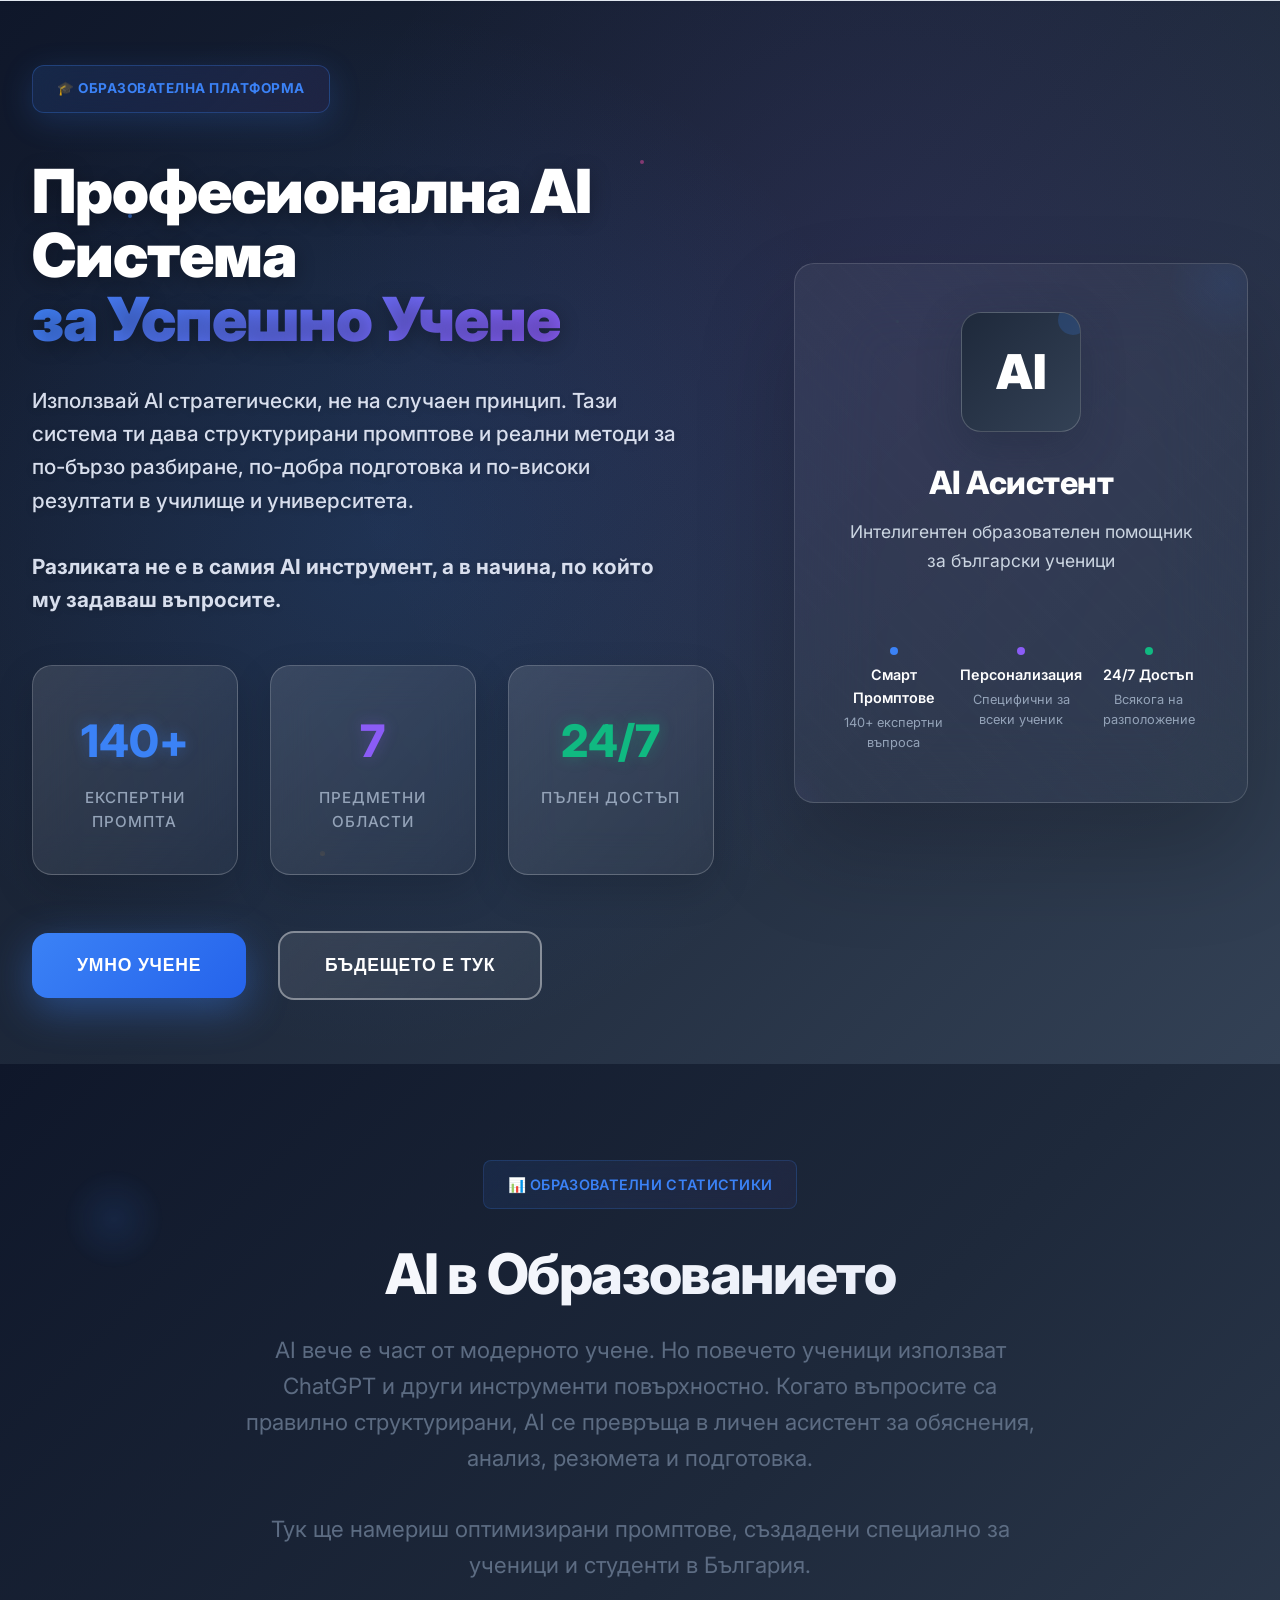
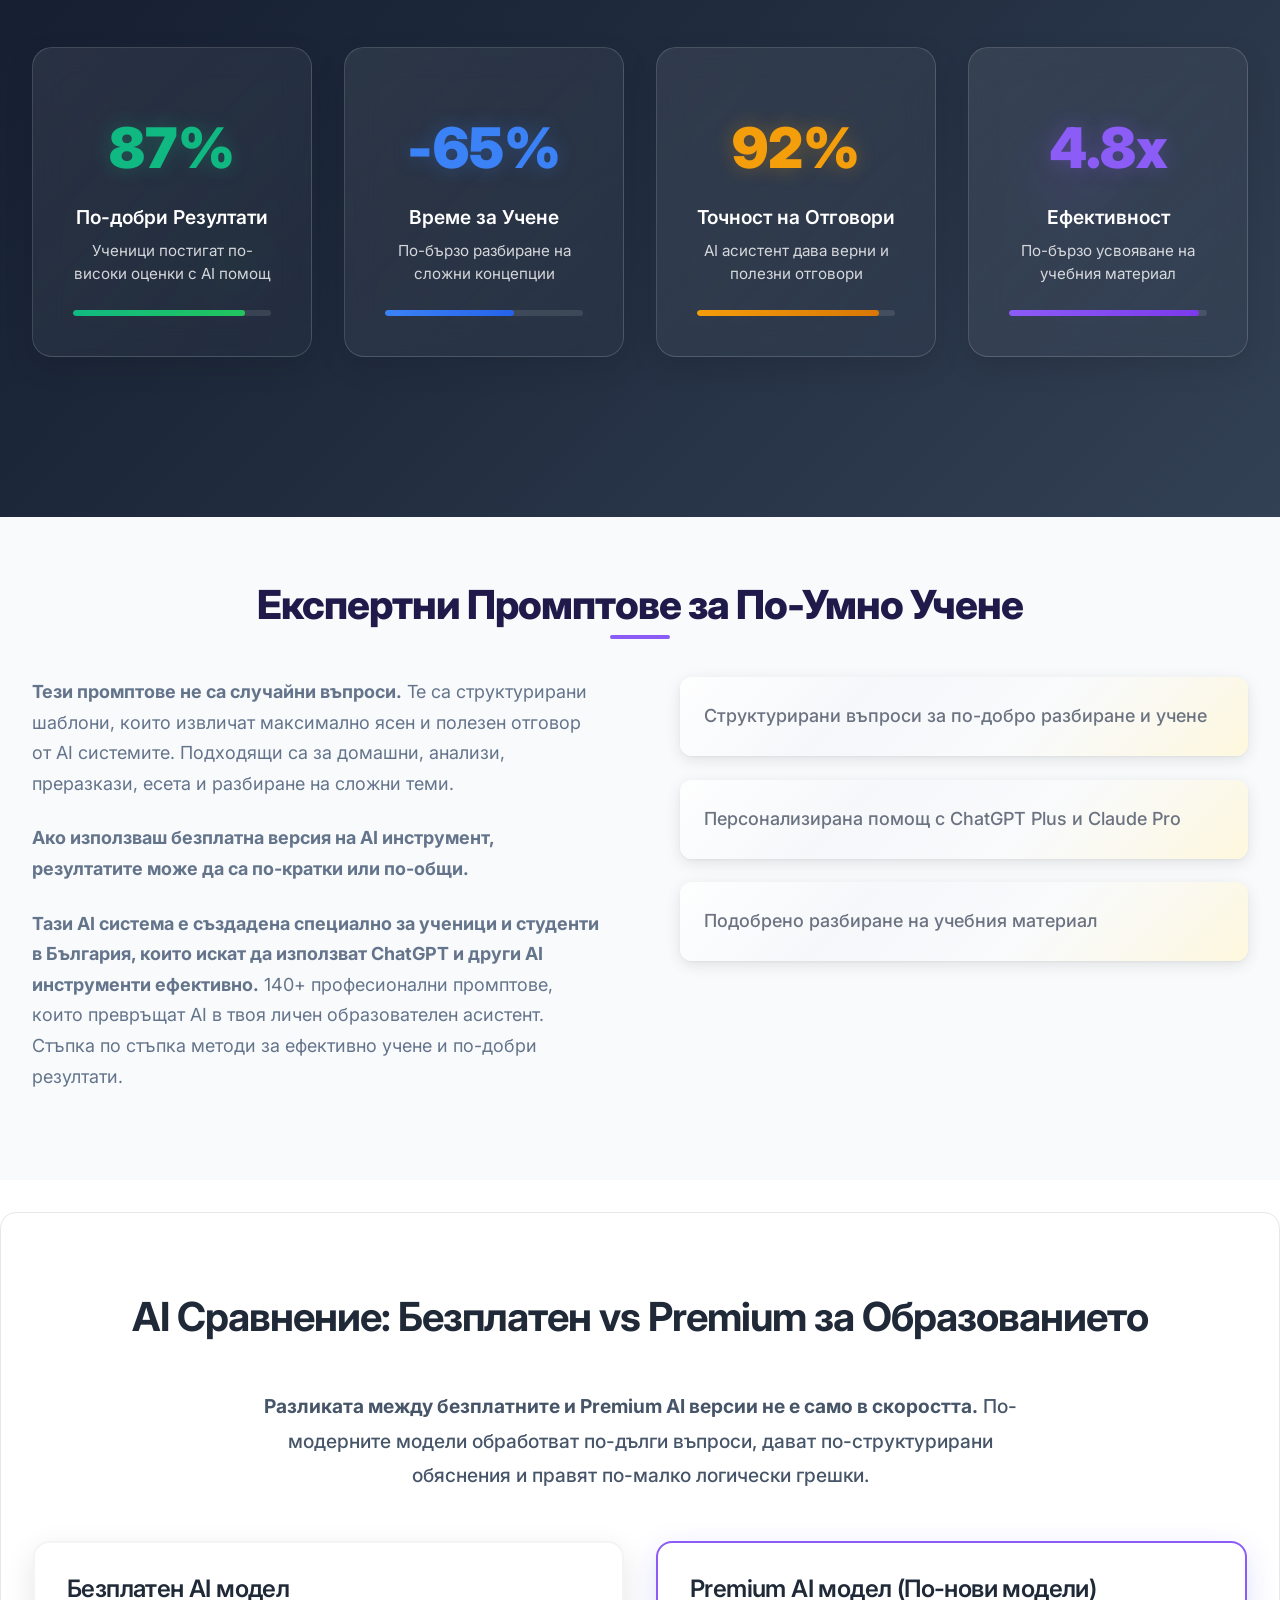
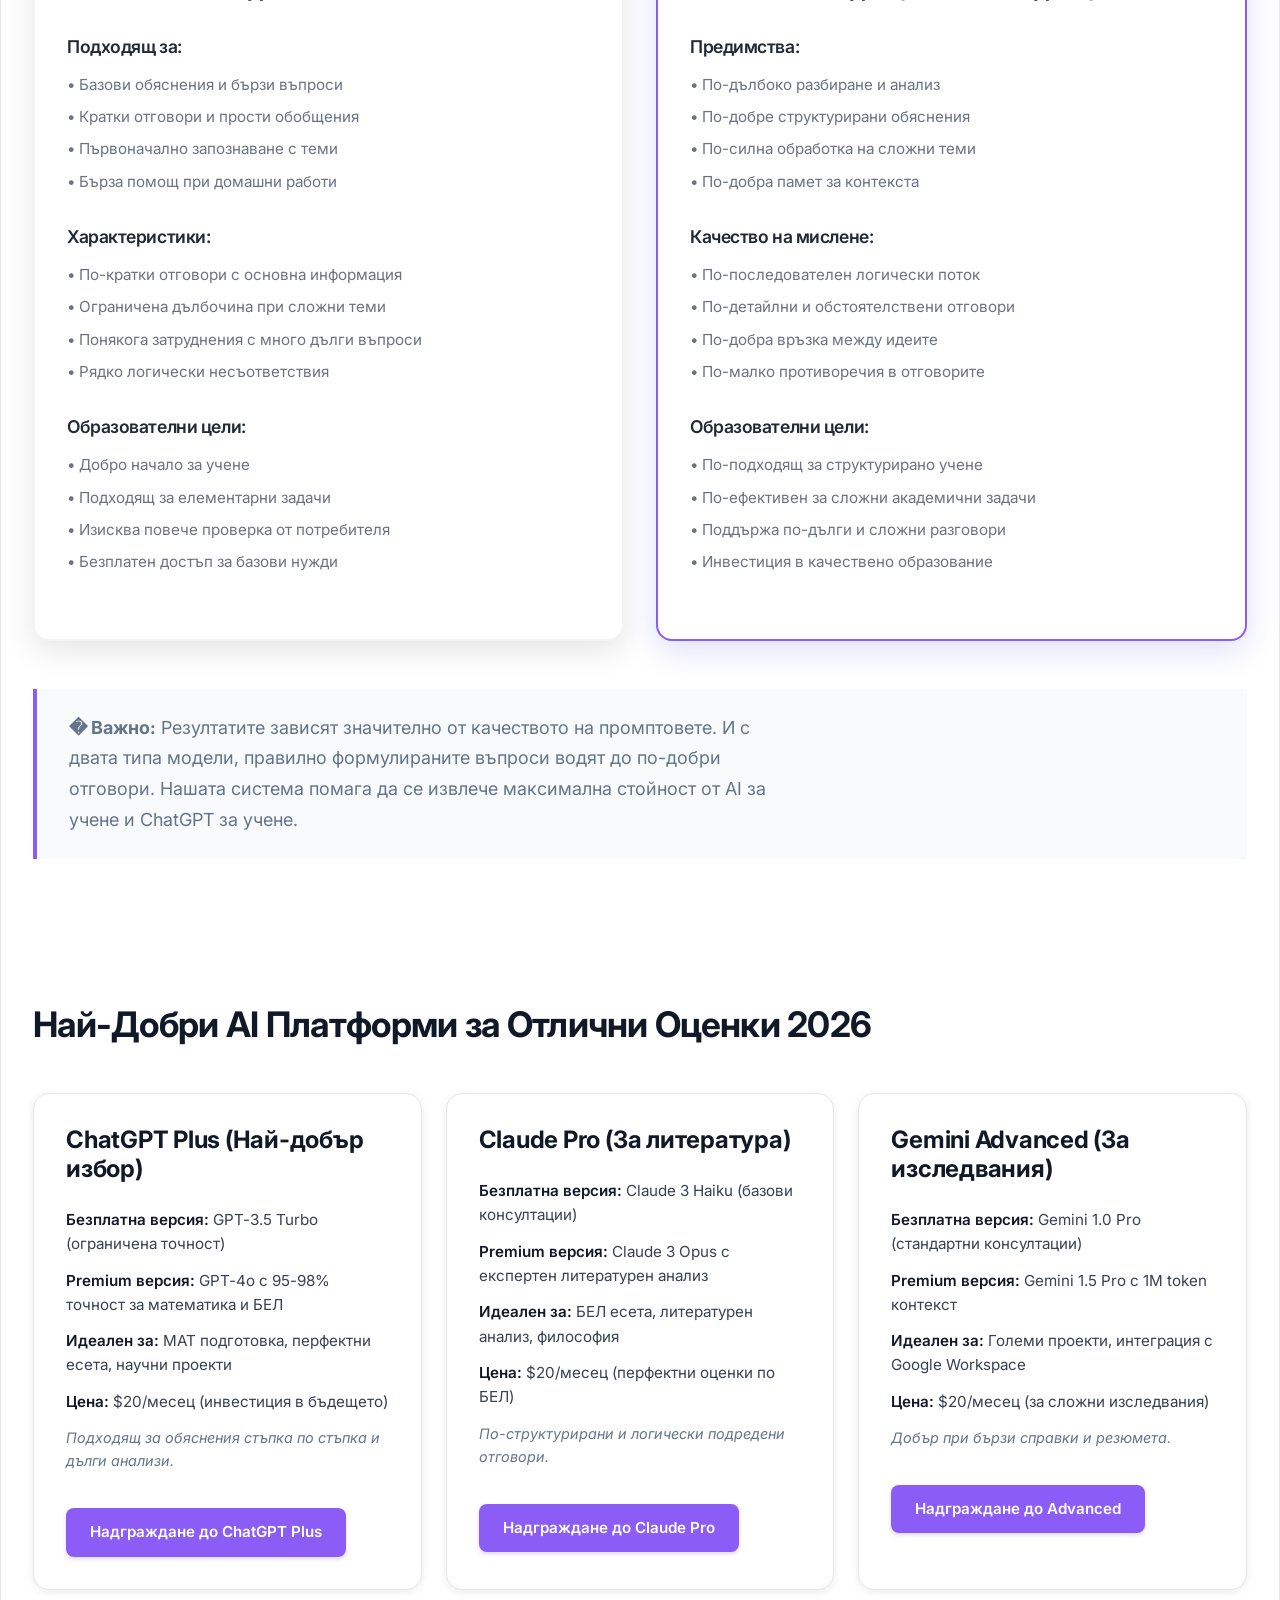
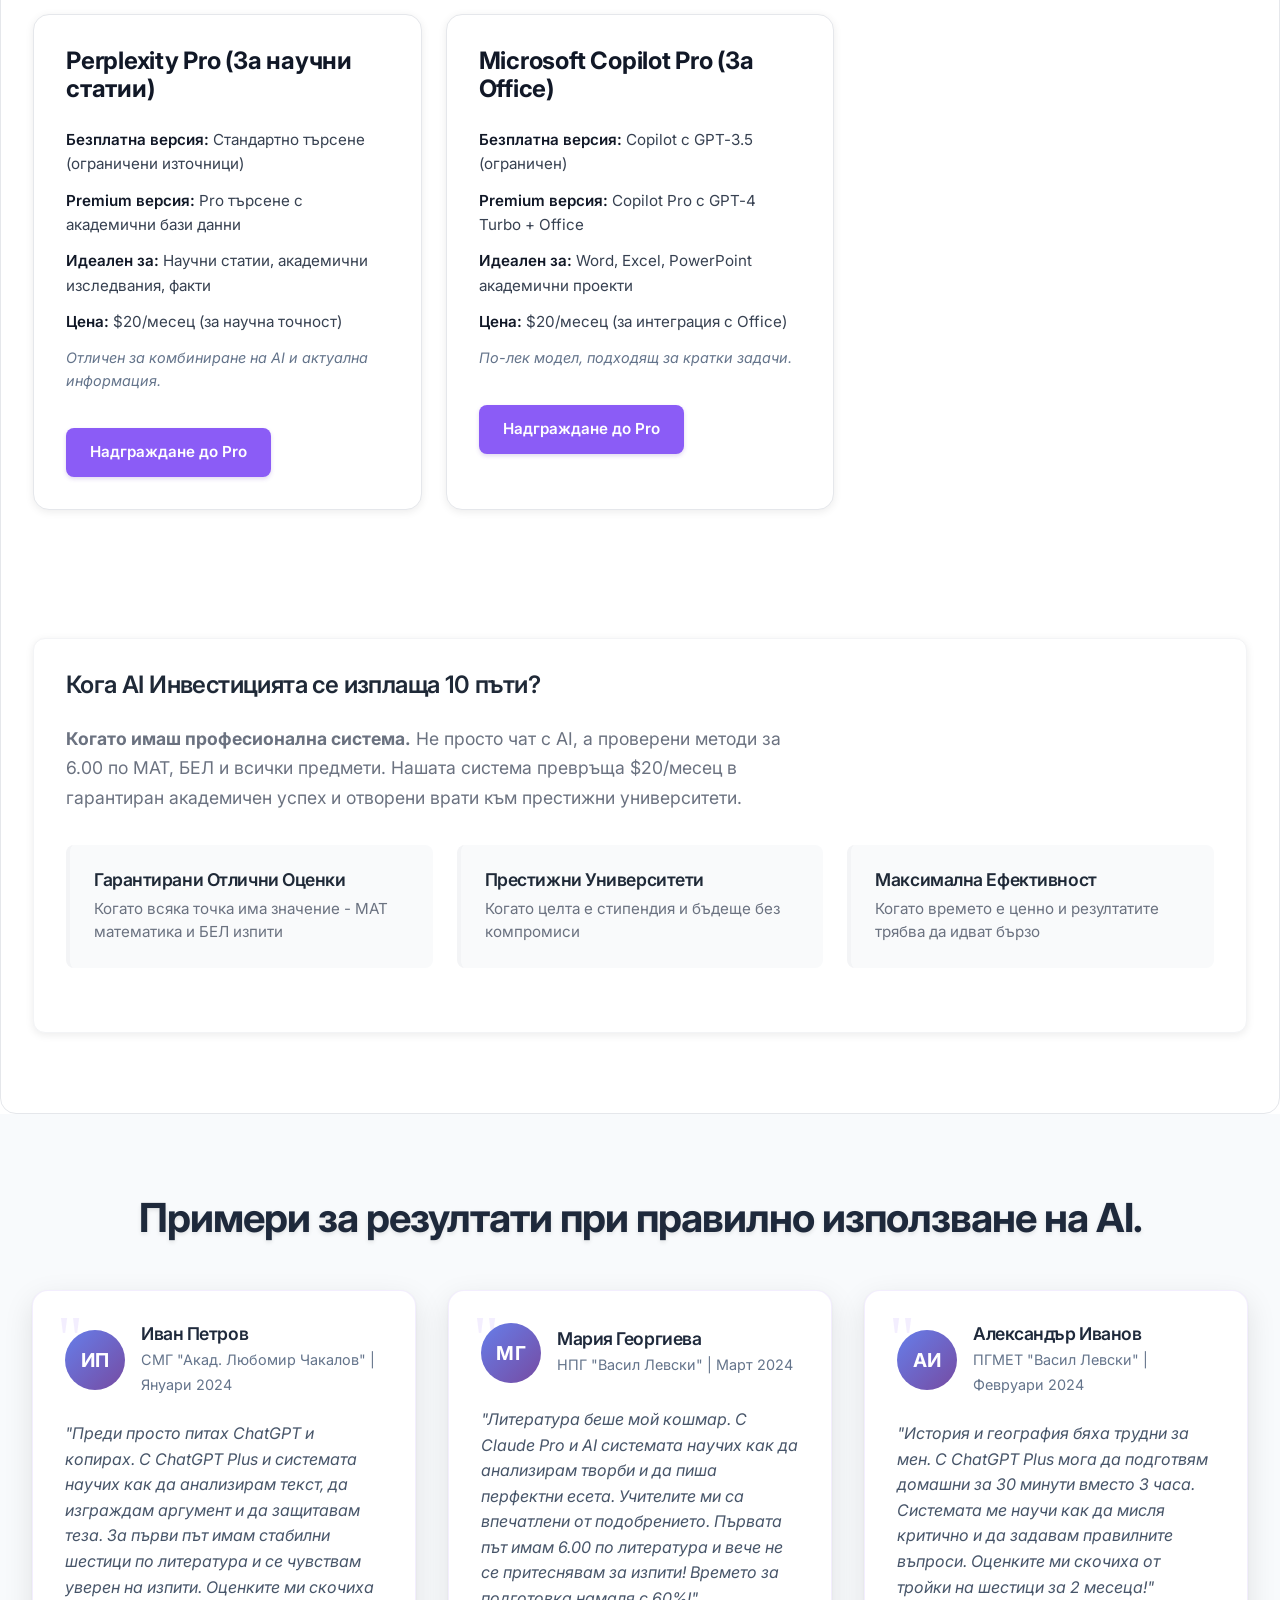
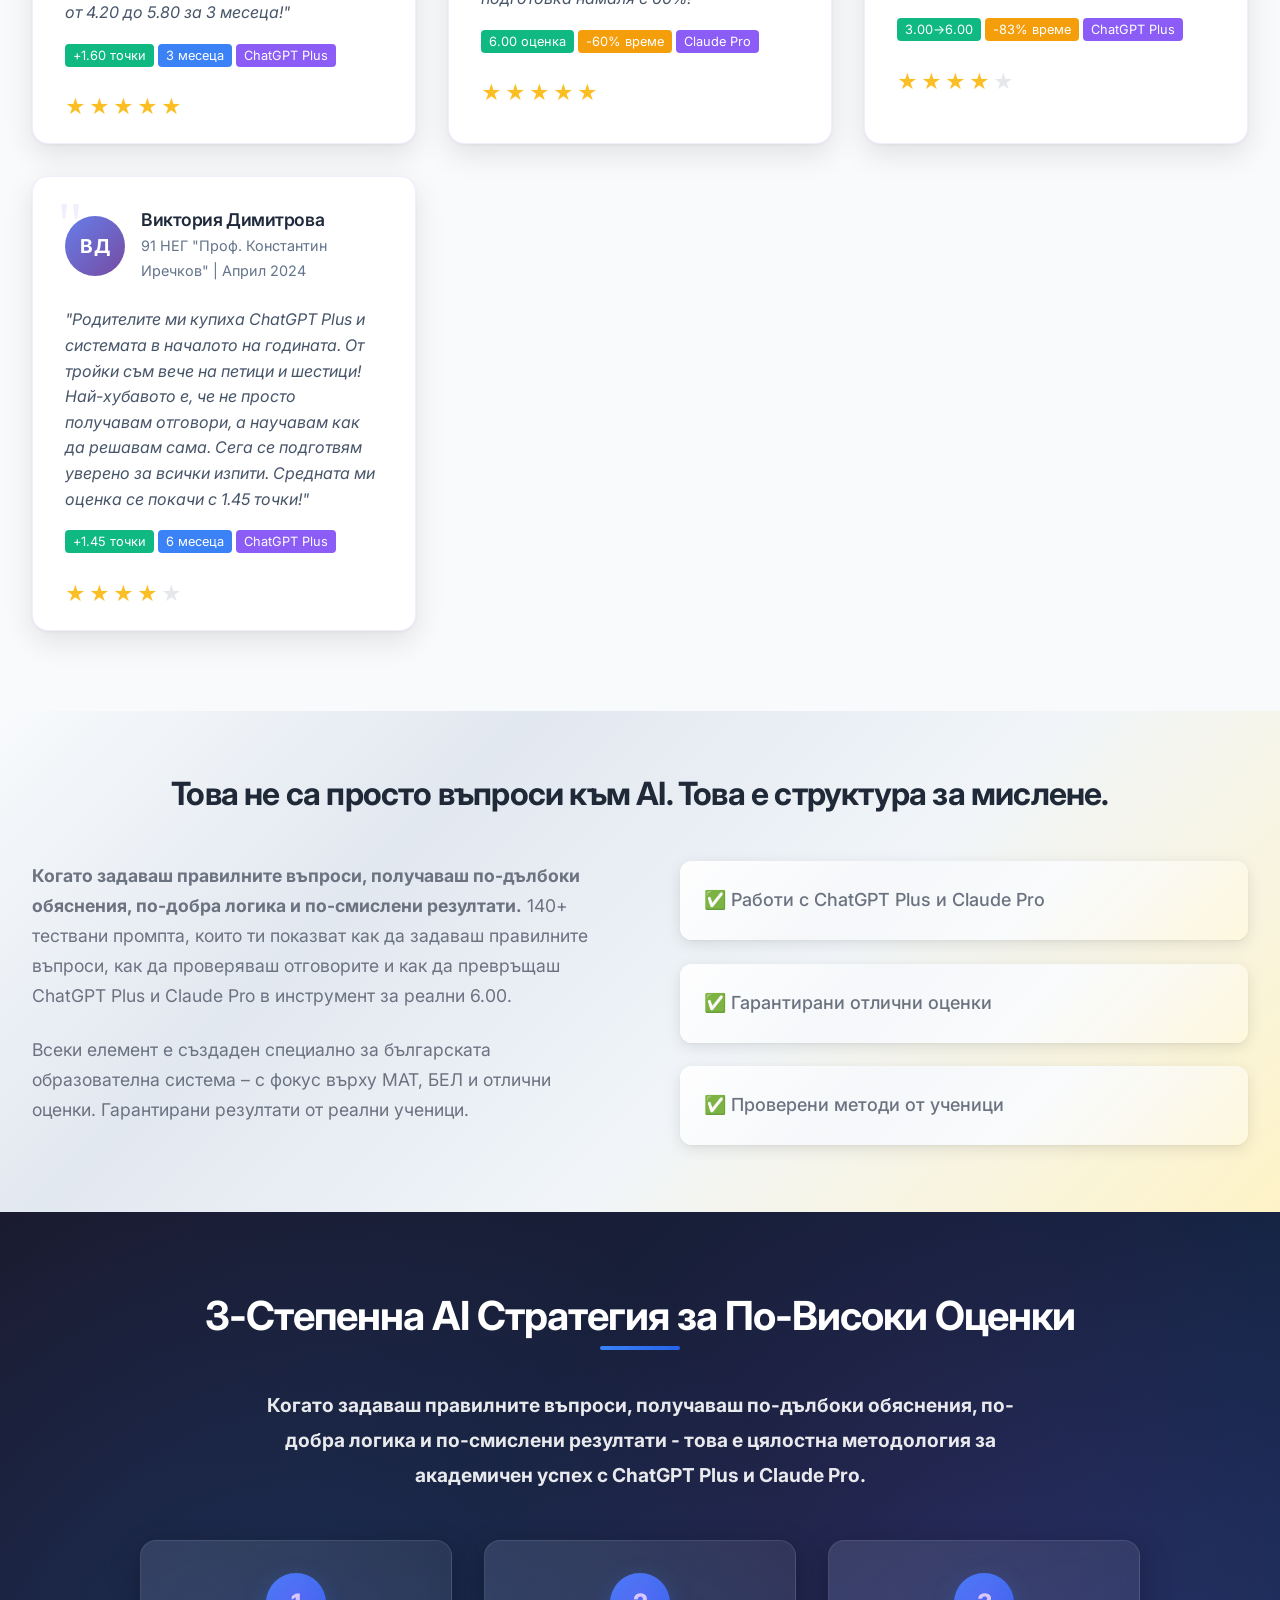
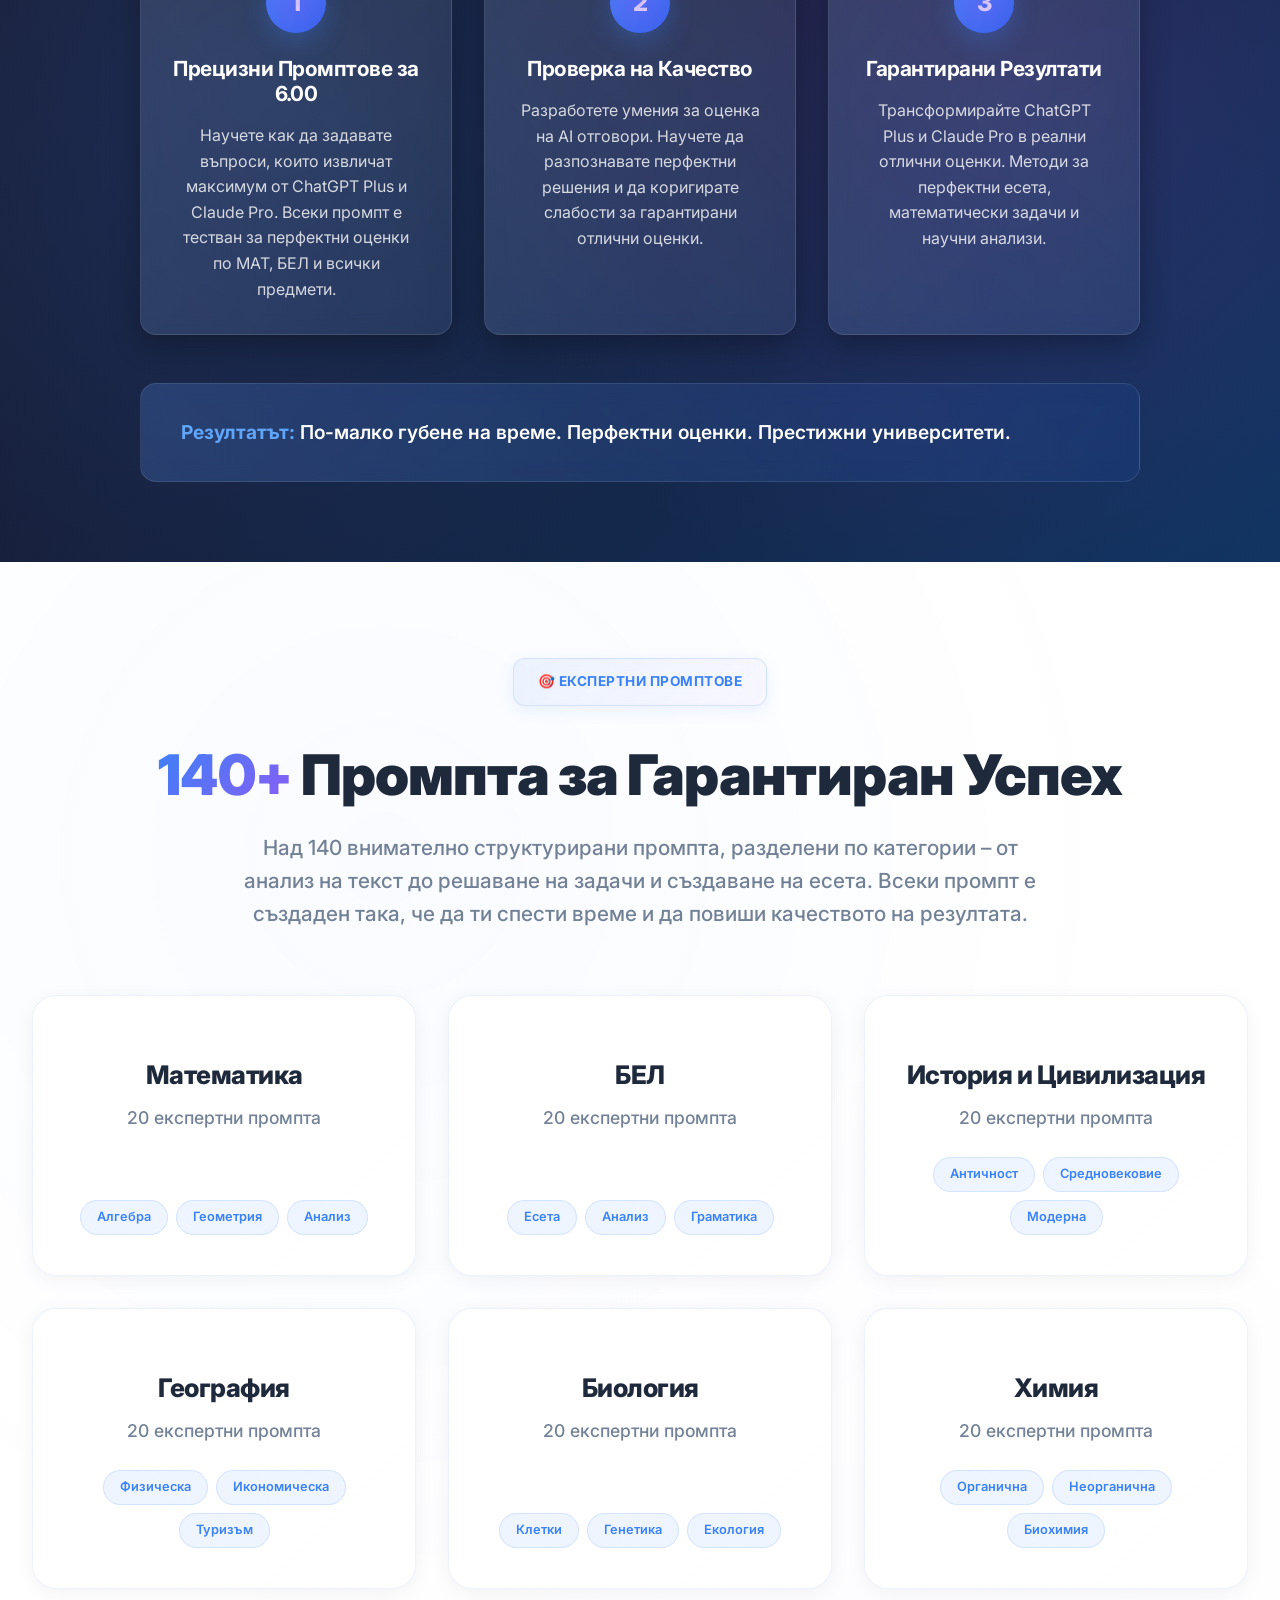
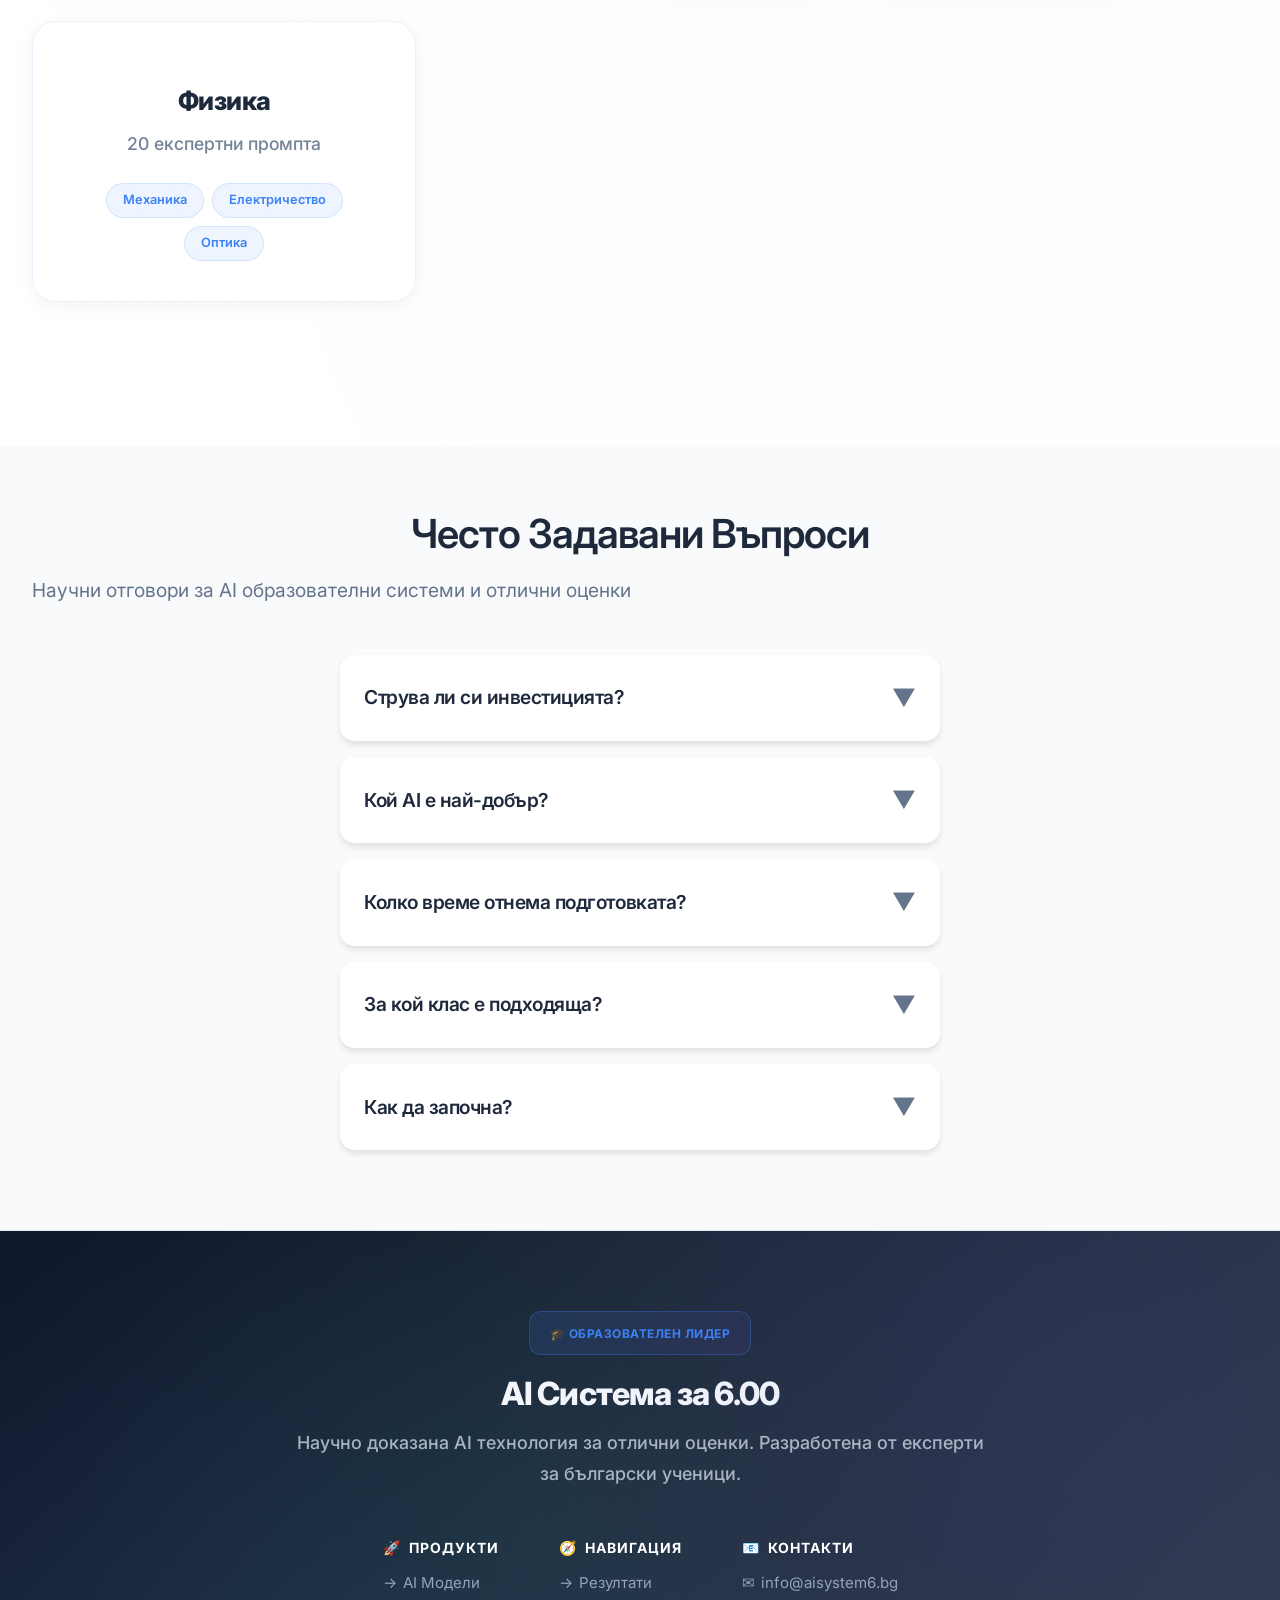
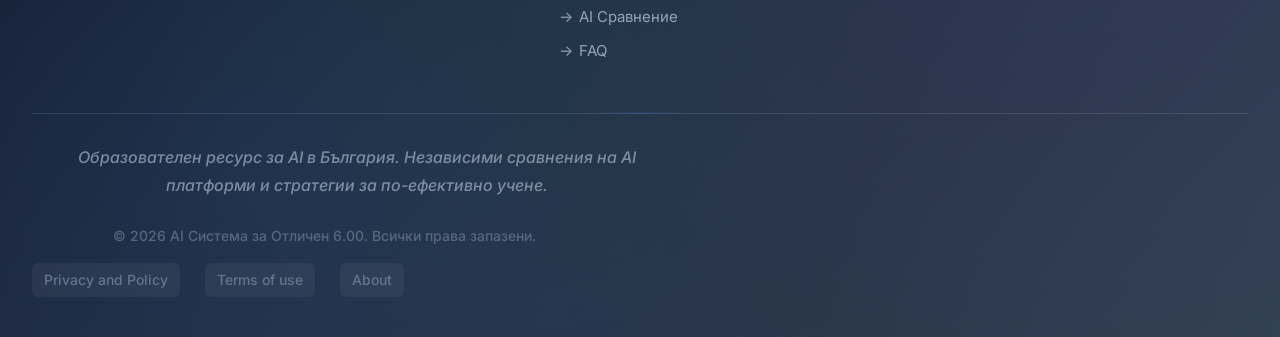
<file: Milioni/index.html>
<!DOCTYPE html>
<html lang="bg">
<head>
    <meta charset="UTF-8">
    <meta name="viewport" content="width=device-width, initial-scale=1.0, maximum-scale=5.0, user-scalable=yes">
    <title>AI за Ученици - Експертни Промптове за По-Умно Учене | AI Образователен Портал</title>
    <meta name="description" content="Професионална AI образователна платформа за български ученици. Научете как да използвате изкуствен интелект правилно с експертни промптове за училище и по-добри учебни резултати.">
    <meta name="keywords" content="AI за ученици, AI за учене, изкуствен интелект в образованието, AI промптове за училище, AI помощ при учене, най-добрият AI за ученици, ChatGPT за ученици, Claude за ученици">
    <meta name="author" content="AI Образователен Портал">
    <meta name="robots" content="index, follow, max-snippet:-1, max-image-preview:large, max-video-preview:-1">
    <meta name="googlebot" content="index, follow">
    <meta name="bingbot" content="index, follow">
    <meta name="language" content="Bulgarian">
    <meta name="geo.region" content="BG">
    <meta name="geo.placename" content="Bulgaria">
    <meta name="ICBM" content="42.7339;25.4858">
    <meta name="distribution" content="global">
    <meta name="rating" content="general">
    <meta name="revisit-after" content="7 days">
    <link rel="canonical" href="https://ai-za-uchenici.bg">
    <meta property="og:title" content="AI за Ученици - Експертни Промптове за По-Умно Учене">
    <meta property="og:description" content="Научете как да използвате AI правилно в образованието. Структурирани промптове за български ученици и по-добри учебни резултати.">
    <meta property="og:image" content="https://ai-za-uchenici.bg/og-image.jpg">
    <meta property="og:url" content="https://ai-za-uchenici.bg">
    <meta property="og:type" content="website">
    <meta name="twitter:card" content="summary_large_image">
    <meta name="twitter:title" content="AI за Ученици - Експертни Промптове за По-Умно Учене">
    <meta name="twitter:description" content="Професионална платформа за AI в образованието. Научете как да формулирате правилните въпроси към AI.">
    <meta name="twitter:image" content="https://ai-za-uchenici.bg/og-image.jpg">
    <meta name="twitter:site" content="@AISystem6">
    <meta name="twitter:creator" content="@AISystem6">
    <link rel="preconnect" href="https://fonts.googleapis.com">
    <link rel="preconnect" href="https://fonts.gstatic.com" crossorigin>
    <link rel="stylesheet" href="styles.css">
    <link href="https://fonts.googleapis.com/css2?family=Inter:wght@300;400;500;600;700&display=swap" rel="stylesheet">
    <link rel="icon" type="image/svg+xml" href="data:image/svg+xml,<svg xmlns='http://www.w3.org/2000/svg' viewBox='0 0 100 100'><text y='.9em' font-size='90'>📚</text></svg>">
</head>
<body>
    <!-- Skip to main content for accessibility -->
    <a href="#main" class="skip-link">Skip to main content</a>
    
    <!-- Header -->
    <header class="header" role="banner">
    </header>

    <!-- Main Content -->
    <main id="main" role="main">

    <!-- Hero Section -->
    <section class="hero" style="background: linear-gradient(135deg, #0f172a 0%, #1e293b 50%, #334155 100%); min-height: 100vh; display: flex; align-items: center; position: relative; overflow: hidden;">
        <!-- Animated Background Particles -->
        <div class="hero-particles" style="position: absolute; top: 0; left: 0; width: 100%; height: 100%; pointer-events: none;">
            <div class="particle" style="position: absolute; top: 20%; left: 10%; width: 4px; height: 4px; background: rgba(59, 130, 246, 0.6); border-radius: 50%; animation: float-particle 15s ease-in-out infinite;"></div>
            <div class="particle" style="position: absolute; top: 60%; left: 85%; width: 6px; height: 6px; background: rgba(139, 92, 246, 0.5); border-radius: 50%; animation: float-particle 20s ease-in-out infinite reverse;"></div>
            <div class="particle" style="position: absolute; top: 30%; left: 70%; width: 3px; height: 3px; background: rgba(34, 197, 94, 0.7); border-radius: 50%; animation: float-particle 18s ease-in-out infinite;"></div>
            <div class="particle" style="position: absolute; top: 80%; left: 25%; width: 5px; height: 5px; background: rgba(245, 158, 11, 0.6); border-radius: 50%; animation: float-particle 22s ease-in-out infinite reverse;"></div>
            <div class="particle" style="position: absolute; top: 15%; left: 50%; width: 4px; height: 4px; background: rgba(236, 72, 153, 0.5); border-radius: 50%; animation: float-particle 16s ease-in-out infinite;"></div>
        </div>
        
        <!-- Gradient Overlay -->
        <div class="hero-gradient-overlay" style="position: absolute; top: 0; left: 0; width: 100%; height: 100%; background: radial-gradient(circle at 30% 50%, rgba(59, 130, 246, 0.15) 0%, transparent 50%), radial-gradient(circle at 70% 30%, rgba(139, 92, 246, 0.1) 0%, transparent 50%); pointer-events: none;"></div>
        
        <div class="container">
            <div class="hero-content" style="display: grid; grid-template-columns: 1.2fr 0.8fr; gap: 5rem; align-items: center; max-width: 1400px; margin: 0 auto;">
                <!-- Desktop Layout: Left Column -->
                <div class="hero-left" style="z-index: 2;">
                    <div class="hero-badge" style="display: inline-block; background: linear-gradient(135deg, rgba(59, 130, 246, 0.15), rgba(139, 92, 246, 0.08)); border: 1px solid rgba(59, 130, 246, 0.3); color: #3b82f6; padding: 12px 24px; border-radius: 12px; font-size: 0.85rem; font-weight: 700; margin-bottom: 2.5rem; backdrop-filter: blur(20px); letter-spacing: 0.5px; text-transform: uppercase; box-shadow: 0 8px 32px rgba(59, 130, 246, 0.2); position: relative; overflow: hidden; transition: all 0.3s ease;">
                        🎓 Образователна Платформа
                    </div>
                    
                    <div class="hero-headline" style="margin-bottom: 3rem;">
                        <h1 style="font-size: 3.8rem; font-weight: 900; line-height: 1.05; margin-bottom: 2rem; color: #ffffff; letter-spacing: -1px; text-shadow: 0 4px 20px rgba(0,0,0,0.3);">
                            Професионална AI Система<br>
                            <span style="background: linear-gradient(135deg, #3b82f6, #8b5cf6, #ec4899); -webkit-background-clip: text; -webkit-text-fill-color: transparent; background-clip: text; background-size: 200% 200%; animation: gradient-shift 4s ease-in-out infinite;">за Успешно Учене</span>
                        </h1>
                        <div class="hero-subtitle" style="font-size: 1.3rem; line-height: 1.6; color: #e2e8f6; margin-bottom: 3rem; font-weight: 500; max-width: 650px; text-shadow: 0 2px 10px rgba(0,0,0,0.2);">
                            Използвай AI стратегически, не на случаен принцип. Тази система ти дава структурирани промптове и реални методи за по-бързо разбиране, по-добра подготовка и по-високи резултати в училище и университета.<br><br>
                            <strong>Разликата не е в самия AI инструмент, а в начина, по който му задаваш въпросите.</strong>
                        </div>
                    </div>
                    
                    <div class="hero-stats-grid" style="display: grid; grid-template-columns: repeat(3, 1fr); gap: 2rem; margin-bottom: 3.5rem;">
                        <div class="stat-card-corporate" style="background: linear-gradient(135deg, rgba(255,255,255,0.12), rgba(255,255,255,0.04)); border: 1px solid rgba(255,255,255,0.2); border-radius: 20px; padding: 2.5rem 1.5rem; text-align: center; backdrop-filter: blur(20px); transition: all 0.5s cubic-bezier(0.25, 0.8, 0.25, 1); position: relative; overflow: hidden; box-shadow: 0 15px 40px rgba(0,0,0,0.15);">
                            <div style="position: absolute; top: 0; left: 0; width: 100%; height: 100%; background: linear-gradient(135deg, rgba(59, 130, 246, 0.05), rgba(139, 92, 246, 0.02)); opacity: 0; transition: opacity 0.4s ease;"></div>
                            <div style="position: relative; z-index: 1;">
                                <div style="font-size: 2.8rem; font-weight: 800; color: #3b82f6; margin-bottom: 0.5rem; text-shadow: 0 0 15px rgba(59, 130, 246, 0.3);">140+</div>
                                <div style="font-size: 0.95rem; color: #94a3b8; font-weight: 500; text-transform: uppercase; letter-spacing: 1px;">Експертни Промпта</div>
                            </div>
                        </div>
                        <div class="stat-card-corporate" style="background: linear-gradient(135deg, rgba(255,255,255,0.12), rgba(255,255,255,0.04)); border: 1px solid rgba(255,255,255,0.2); border-radius: 20px; padding: 2.5rem 1.5rem; text-align: center; backdrop-filter: blur(20px); transition: all 0.5s cubic-bezier(0.25, 0.8, 0.25, 1); position: relative; overflow: hidden; box-shadow: 0 15px 40px rgba(0,0,0,0.15);">
                            <div style="position: absolute; top: 0; left: 0; width: 100%; height: 100%; background: linear-gradient(135deg, rgba(139, 92, 246, 0.05), rgba(168, 85, 247, 0.02)); opacity: 0; transition: opacity 0.4s ease;"></div>
                            <div style="position: relative; z-index: 1;">
                                <div style="font-size: 2.8rem; font-weight: 800; color: #8b5cf6; margin-bottom: 0.5rem; text-shadow: 0 0 15px rgba(139, 92, 246, 0.3);">7</div>
                                <div style="font-size: 0.95rem; color: #94a3b8; font-weight: 500; text-transform: uppercase; letter-spacing: 1px;">Предметни Области</div>
                            </div>
                        </div>
                        <div class="stat-card-corporate" style="background: linear-gradient(135deg, rgba(255,255,255,0.12), rgba(255,255,255,0.04)); border: 1px solid rgba(255,255,255,0.2); border-radius: 20px; padding: 2.5rem 1.5rem; text-align: center; backdrop-filter: blur(20px); transition: all 0.5s cubic-bezier(0.25, 0.8, 0.25, 1); position: relative; overflow: hidden; box-shadow: 0 15px 40px rgba(0,0,0,0.15);">
                            <div style="position: absolute; top: 0; left: 0; width: 100%; height: 100%; background: linear-gradient(135deg, rgba(34, 197, 94, 0.05), rgba(16, 185, 129, 0.02)); opacity: 0; transition: opacity 0.4s ease;"></div>
                            <div style="position: relative; z-index: 1;">
                                <div style="font-size: 2.8rem; font-weight: 800; color: #10b981; margin-bottom: 0.5rem; text-shadow: 0 0 15px rgba(16, 185, 129, 0.3);">24/7</div>
                                <div style="font-size: 0.95rem; color: #94a3b8; font-weight: 500; text-transform: uppercase; letter-spacing: 1px;">Пълен Достъп</div>
                            </div>
                        </div>
                    </div>
                    
                    <div class="hero-actions" style="display: flex; gap: 2rem; align-items: center;">
                        <button style="background: linear-gradient(135deg, #3b82f6, #2563eb); color: white; border: none; padding: 22px 45px; border-radius: 16px; font-size: 1.1rem; font-weight: 800; cursor: default; transition: all 0.5s cubic-bezier(0.25, 0.8, 0.25, 1); box-shadow: 0 12px 40px rgba(59, 130, 246, 0.4); position: relative; overflow: hidden; text-transform: uppercase; letter-spacing: 0.8px; pointer-events: none;">
                            <div style="position: relative; z-index: 1;">Умно Учене</div>
                            <div style="position: absolute; top: 0; left: -100%; width: 100%; height: 100%; background: linear-gradient(90deg, transparent, rgba(255,255,255,0.2), transparent); transition: left 0.6s ease;"></div>
                        </button>
                        <button style="background: linear-gradient(135deg, rgba(255,255,255,0.1), rgba(255,255,255,0.05)); color: #ffffff; border: 2px solid rgba(255,255,255,0.4); padding: 22px 45px; border-radius: 16px; font-size: 1.1rem; font-weight: 700; cursor: default; transition: all 0.5s cubic-bezier(0.25, 0.8, 0.25, 1); backdrop-filter: blur(20px); text-transform: uppercase; letter-spacing: 0.8px; pointer-events: none;">
                            Бъдещето е Тук
                        </button>
                    </div>
                </div>
                
                <!-- Desktop Layout: Right Column -->
                <div class="hero-right" style="position: relative; z-index: 2;">
                    <div class="hero-visual-corporate" style="position: relative; width: 100%; max-width: 600px; margin: 0 auto;">
                        <div class="stat-card-corporate" style="background: linear-gradient(135deg, rgba(255,255,255,0.06), rgba(255,255,255,0.01)); backdrop-filter: blur(40px); border: 1px solid rgba(255,255,255,0.15); border-radius: 20px; padding: 3rem; position: relative; overflow: hidden; box-shadow: 0 50px 100px rgba(0,0,0,0.2);">
                            <div class="card-pattern" style="position: absolute; top: 0; left: 0; width: 100%; height: 100%; background-image: repeating-linear-gradient(45deg, transparent, transparent 10px, rgba(255,255,255,0.03) 10px, transparent 20px); opacity: 0.1; pointer-events: none;"></div>
                            
                            <div class="card-content" style="position: relative; z-index: 1; text-align: center;">
                                <div class="stat-card-corporate" style="width: 120px; height: 120px; background: linear-gradient(135deg, #1e293b, #334155); border-radius: 20px; margin: 0 auto 2rem; display: flex; align-items: center; justify-content: center; font-size: 3rem; color: white; font-weight: 900; box-shadow: 0 15px 40px rgba(30, 41, 59, 0.4); position: relative;">
                                    <div style="position: absolute; top: -8px; right: -8px; width: 30px; height: 30px; background: rgba(59, 130, 246, 0.2); border-radius: 50%; animation: pulse-corporate 3s ease-in-out infinite;"></div>
                                    AI
                                </div>
                                
                                <h3 style="color: #ffffff; font-size: 2rem; font-weight: 800; margin-bottom: 1rem; letter-spacing: -0.5px;">AI Асистент</h3>
                                <p style="color: #cbd5e1; font-size: 1.1rem; margin-bottom: 2.5rem; line-height: 1.6; max-width: 400px; justify-self: center;">Интелигентен образователен помощник за български ученици</p>
                                
                                <div class="feature-points" style="display: grid; grid-template-columns: repeat(3, 1fr); gap: 1rem; margin-top: 2rem;">
                                    <div style="text-align: center;">
                                        <div style="width: 8px; height: 8px; background: #3b82f6; border-radius: 50%; margin: 0 auto 0.5rem;"></div>
                                        <div style="font-size: 0.9rem; color: #ffffff; font-weight: 600; margin-bottom: 0.25rem;">Смарт Промптове</div>
                                        <div style="font-size: 0.8rem; color: #94a3b8;">140+ експертни въпроса</div>
                                    </div>
                                    <div style="text-align: center;">
                                        <div style="width: 8px; height: 8px; background: #8b5cf6; border-radius: 50%; margin: 0 auto 0.5rem;"></div>
                                        <div style="font-size: 0.9rem; color: #ffffff; font-weight: 600; margin-bottom: 0.25rem;">Персонализация</div>
                                        <div style="font-size: 0.8rem; color: #94a3b8;">Специфични за всеки ученик</div>
                                    </div>
                                    <div style="text-align: center;">
                                        <div style="width: 8px; height: 8px; background: #10b981; border-radius: 50%; margin: 0 auto 0.5rem;"></div>
                                        <div style="font-size: 0.9rem; color: #ffffff; font-weight: 600; margin-bottom: 0.25rem;">24/7 Достъп</div>
                                        <div style="font-size: 0.8rem; color: #94a3b8;">Всякога на разположение</div>
                                    </div>
                                </div>
                            </div>
                            
                            <!-- Floating Elements -->
                            <div style="position: absolute; top: -40px; right: -40px; width: 120px; height: 120px; background: radial-gradient(circle, rgba(59, 130, 246, 0.08) 0%, transparent 70%); border-radius: 50%; animation: float-corporate 12s ease-in-out infinite;"></div>
                            <div style="position: absolute; bottom: -60px; left: -60px; width: 100px; height: 100px; background: radial-gradient(circle, rgba(139, 92, 246, 0.06) 0%, transparent 70%); border-radius: 50%; animation: float-corporate 15s ease-in-out infinite reverse;"></div>
                            <div style="position: absolute; top: 30%; left: -80px; width: 80px; height: 80px; background: radial-gradient(circle, rgba(34, 197, 94, 0.05) 0%, transparent 70%); border-radius: 50%; animation: float-corporate 18s ease-in-out infinite;"></div>
                        </div>
                    </div>
                </div>
            </div>
        
        <style>
        @keyframes float-corporate {
            0%, 100% { transform: translateY(0px) rotate(0deg); opacity: 0.6; }
            25% { transform: translateY(-20px) rotate(90deg); opacity: 0.8; }
            50% { transform: translateY(-30px) rotate(180deg); opacity: 0.4; }
            75% { transform: translateY(-20px) rotate(270deg); opacity: 0.7; }
        }
        
        @keyframes pulse-corporate {
            0%, 100% { opacity: 0.2; transform: scale(0.8); }
            50% { opacity: 0.4; transform: scale(1.1); }
        }
        
        @keyframes float-particle {
            0%, 100% { transform: translateY(0px) translateX(0px); opacity: 0.6; }
            25% { transform: translateY(-30px) translateX(15px); opacity: 0.8; }
            50% { transform: translateY(-50px) translateX(-10px); opacity: 0.4; }
            75% { transform: translateY(-30px) translateX(20px); opacity: 0.7; }
        }
        
        @keyframes gradient-shift {
            0%, 100% { background-position: 0% 50%; }
            50% { background-position: 100% 50%; }
        }
        
        /* Enhanced Hover Effects */
        .hero-badge:hover {
            transform: translateY(-2px);
            box-shadow: 0 12px 40px rgba(59, 130, 246, 0.3);
            border-color: rgba(59, 130, 246, 0.4);
        }
        
        .stat-card-corporate:hover {
            transform: translateY(-8px) scale(1.02);
            box-shadow: 0 25px 60px rgba(0,0,0,0.25);
            border-color: rgba(255,255,255,0.3);
        }
        
        .stat-card-corporate:hover div:first-child {
            opacity: 1;
        }
        
        .hero-actions button:hover {
            transform: translateY(-3px) scale(1.02);
        }
        
        .hero-actions button:first-child:hover {
            box-shadow: 0 20px 50px rgba(59, 130, 246, 0.5);
        }
        
        .hero-actions button:last-child:hover {
            background: linear-gradient(135deg, rgba(255,255,255,0.15), rgba(255,255,255,0.08));
            border-color: rgba(255,255,255,0.6);
            box-shadow: 0 20px 50px rgba(255,255,255,0.1);
        }
        
        .hero-actions button:first-child:hover div:last-child {
            left: 100%;
        }
        
        /* Mobile Responsive Design */
        @media (max-width: 768px) {
            .hero-content {
                grid-template-columns: 1fr !important;
                gap: 2rem !important;
                text-align: center;
            }
            
            .hero-left {
                order: 1 !important;
            }
            
            .hero-right {
                order: 2 !important;
            }
            
            .hero-headline h1 {
                font-size: 2.5rem !important;
                line-height: 1.2 !important;
            }
            
            .hero-subtitle {
                font-size: 1.1rem !important;
                max-width: 100% !important;
                margin-bottom: 2rem !important;
            }
            
            .hero-stats-grid {
                grid-template-columns: repeat(3, 1fr) !important;
                gap: 0.5rem !important;
                margin-bottom: 2rem !important;
                grid-column: 1 / -1 !important;
                order: 3 !important;
            }
            
            .stat-card-corporate {
                padding: 1rem 0.8rem !important;
            }
            
            .stat-card-corporate div[style*="font-size: 2.8rem"] {
                font-size: 2rem !important;
            }
            
            .stat-card-corporate div[style*="font-size: 0.95rem"] {
                font-size: 0.75rem !important;
            }
            
            .hero-actions {
                flex-direction: row !important;
                gap: 1rem !important;
                width: 100%;
                grid-column: 1 / -1 !important;
                order: 4 !important;
                justify-content: center !important;
                flex-wrap: wrap !important;
            }
            
            .hero-actions button {
                flex: 1 !important;
                min-width: 140px !important;
                padding: 16px 20px !important;
                font-size: 0.95rem !important;
            }
            
            .hero-visual-corporate {
                max-width: 100% !important;
                margin: 0 auto !important;
            }
            
            .hero-particles {
                display: none !important;
            }
            
            .hero-gradient-overlay {
                opacity: 0.5 !important;
            }
        }
        
        @media (max-width: 480px) {
            .hero-headline h1 {
                font-size: 2rem !important;
            }
            
            .hero-subtitle {
                font-size: 1rem !important;
            }
            
            .stat-card-corporate {
                padding: 1.2rem !important;
            }
            
            .hero-actions button {
                padding: 16px 20px !important;
                font-size: 0.95rem !important;
            }
        }
        </style>
        
        <!-- Mobile Layout Script -->
        <script>
        function rearrangeForMobile() {
            const heroContent = document.querySelector('.hero-content');
            const heroLeft = document.querySelector('.hero-left');
            const heroRight = document.querySelector('.hero-right');
            const statsGrid = document.querySelector('.hero-stats-grid');
            const actions = document.querySelector('.hero-actions');
            
            if (window.innerWidth <= 768) {
                // Move stats grid and actions outside of hero-left for mobile
                if (statsGrid && heroLeft.contains(statsGrid)) {
                    heroContent.appendChild(statsGrid);
                    statsGrid.style.order = '3';
                }
                
                if (actions && heroLeft.contains(actions)) {
                    heroContent.appendChild(actions);
                    actions.style.order = '4';
                }
            } else {
                // Move them back to hero-left for desktop
                if (statsGrid && !heroLeft.contains(statsGrid)) {
                    heroLeft.appendChild(statsGrid);
                    statsGrid.style.order = '';
                }
                
                if (actions && !heroLeft.contains(actions)) {
                    heroLeft.appendChild(actions);
                    actions.style.order = '';
                }
            }
        }
        
        // Run on load and resize
        document.addEventListener('DOMContentLoaded', rearrangeForMobile);
        window.addEventListener('resize', rearrangeForMobile);
        </script>
    </section>

    <!-- Enhanced AI Education Section -->
    <section id="performance-metrics" class="ai-education-enhanced" style="background: linear-gradient(135deg, #0f172a 0%, #1e293b 50%, #334155 100%); color: white; padding: 6rem 0; position: relative; overflow: hidden;">
        <!-- Animated Background Elements -->
        <div class="ai-bg-animation" style="position: absolute; top: 0; left: 0; width: 100%; height: 100%; pointer-events: none;">
            <div class="floating-orb" style="position: absolute; top: 10%; left: 5%; width: 100px; height: 100px; background: radial-gradient(circle, rgba(59, 130, 246, 0.1) 0%, transparent 70%); border-radius: 50%; animation: float-orb 20s ease-in-out infinite;"></div>
            <div class="floating-orb" style="position: absolute; top: 60%; right: 10%; width: 150px; height: 150px; background: radial-gradient(circle, rgba(139, 92, 246, 0.08) 0%, transparent 70%); border-radius: 50%; animation: float-orb 25s ease-in-out infinite reverse;"></div>
            <div class="floating-orb" style="position: absolute; bottom: 20%; left: 15%; width: 80px; height: 80px; background: radial-gradient(circle, rgba(34, 197, 94, 0.06) 0%, transparent 70%); border-radius: 50%; animation: float-orb 18s ease-in-out infinite;"></div>
        </div>

        <div class="container" style="position: relative; z-index: 2;">
            <!-- Section Header -->
            <div class="section-header" style="text-align: center; margin-bottom: 4rem;">
                <div class="section-badge" style="display: inline-block; background: linear-gradient(135deg, rgba(59, 130, 246, 0.1), rgba(139, 92, 246, 0.05)); border: 1px solid rgba(59, 130, 246, 0.2); color: #3b82f6; padding: 12px 24px; border-radius: 8px; font-size: 0.9rem; font-weight: 600; margin-bottom: 2rem; backdrop-filter: blur(10px); letter-spacing: 0.3px; text-transform: uppercase;">
                    📊 Образователни Статистики
                </div>
                <h2 style="font-size: 3.5rem; font-weight: 800; margin-bottom: 1.5rem; background: linear-gradient(135deg, #ffffff, #e2e8f6); -webkit-background-clip: text; -webkit-text-fill-color: transparent; background-clip: text;">AI в Образованието</h2>
                <p style="font-size: 1.4rem; margin-bottom: 2rem; opacity: 0.9; max-width: 800px; margin-left: auto; margin-right: auto; line-height: 1.6;">AI вече е част от модерното учене. Но повечето ученици използват ChatGPT и други инструменти повърхностно. Когато въпросите са правилно структурирани, AI се превръща в личен асистент за обяснения, анализ, резюмета и подготовка.<br><br>Тук ще намериш оптимизирани промптове, създадени специално за ученици и студенти в България.</p>
            </div>

            <!-- Main Stats Grid -->
            <div class="enhanced-metrics-grid" style="display: grid; grid-template-columns: repeat(auto-fit, minmax(280px, 1fr)); gap: 2rem; margin-bottom: 4rem;">
                <div class="metric-card-enhanced" style="background: linear-gradient(135deg, rgba(255,255,255,0.08), rgba(255,255,255,0.02)); border: 1px solid rgba(255,255,255,0.15); border-radius: 20px; padding: 2.5rem; text-align: center; backdrop-filter: blur(15px); transition: all 0.4s ease; position: relative; overflow: hidden; box-shadow: 0 10px 30px rgba(0,0,0,0.1);">
                    <div class="metric-icon" style="font-size: 3rem; margin-bottom: 1rem; color: #10b981;"></div>
                    <div class="metric-number" style="font-size: 3.5rem; font-weight: 900; color: #10b981; margin-bottom: 0.5rem; text-shadow: 0 0 20px rgba(16, 185, 129, 0.3);">87%</div>
                    <div class="metric-title" style="font-size: 1.2rem; margin-bottom: 0.5rem; font-weight: 600;">По-добри Резултати</div>
                    <div class="metric-desc" style="font-size: 0.95rem; opacity: 0.8; line-height: 1.5;">Ученици постигат по-високи оценки с AI помощ</div>
                    <div class="metric-progress" style="margin-top: 1.5rem; background: rgba(255,255,255,0.1); border-radius: 10px; height: 6px; overflow: hidden;">
                        <div class="progress-bar" style="width: 87%; height: 100%; background: linear-gradient(90deg, #10b981, #22c55e); border-radius: 10px; animation: progress-animation 2s ease-out;"></div>
                    </div>
                </div>
                
                <div class="metric-card-enhanced" style="background: linear-gradient(135deg, rgba(255,255,255,0.08), rgba(255,255,255,0.02)); border: 1px solid rgba(255,255,255,0.15); border-radius: 20px; padding: 2.5rem; text-align: center; backdrop-filter: blur(15px); transition: all 0.4s ease; position: relative; overflow: hidden; box-shadow: 0 10px 30px rgba(0,0,0,0.1);">
                    <div class="metric-icon" style="font-size: 3rem; margin-bottom: 1rem; color: #3b82f6;"></div>
                    <div class="metric-number" style="font-size: 3.5rem; font-weight: 900; color: #3b82f6; margin-bottom: 0.5rem; text-shadow: 0 0 20px rgba(59, 130, 246, 0.3);">-65%</div>
                    <div class="metric-title" style="font-size: 1.2rem; margin-bottom: 0.5rem; font-weight: 600;">Време за Учене</div>
                    <div class="metric-desc" style="font-size: 0.95rem; opacity: 0.8; line-height: 1.5;">По-бързо разбиране на сложни концепции</div>
                    <div class="metric-progress" style="margin-top: 1.5rem; background: rgba(255,255,255,0.1); border-radius: 10px; height: 6px; overflow: hidden;">
                        <div class="progress-bar" style="width: 65%; height: 100%; background: linear-gradient(90deg, #3b82f6, #2563eb); border-radius: 10px; animation: progress-animation 2s ease-out 0.3s both;"></div>
                    </div>
                </div>
                
                <div class="metric-card-enhanced" style="background: linear-gradient(135deg, rgba(255,255,255,0.08), rgba(255,255,255,0.02)); border: 1px solid rgba(255,255,255,0.15); border-radius: 20px; padding: 2.5rem; text-align: center; backdrop-filter: blur(15px); transition: all 0.4s ease; position: relative; overflow: hidden; box-shadow: 0 10px 30px rgba(0,0,0,0.1);">
                    <div class="metric-icon" style="font-size: 3rem; margin-bottom: 1rem; color: #f59e0b;"></div>
                    <div class="metric-number" style="font-size: 3.5rem; font-weight: 900; color: #f59e0b; margin-bottom: 0.5rem; text-shadow: 0 0 20px rgba(245, 158, 11, 0.3);">92%</div>
                    <div class="metric-title" style="font-size: 1.2rem; margin-bottom: 0.5rem; font-weight: 600;">Точност на Отговори</div>
                    <div class="metric-desc" style="font-size: 0.95rem; opacity: 0.8; line-height: 1.5;">AI асистент дава верни и полезни отговори</div>
                    <div class="metric-progress" style="margin-top: 1.5rem; background: rgba(255,255,255,0.1); border-radius: 10px; height: 6px; overflow: hidden;">
                        <div class="progress-bar" style="width: 92%; height: 100%; background: linear-gradient(90deg, #f59e0b, #d97706); border-radius: 10px; animation: progress-animation 2s ease-out 0.6s both;"></div>
                    </div>
                </div>
                
                <div class="metric-card-enhanced" style="background: linear-gradient(135deg, rgba(255,255,255,0.08), rgba(255,255,255,0.02)); border: 1px solid rgba(255,255,255,0.15); border-radius: 20px; padding: 2.5rem; text-align: center; backdrop-filter: blur(15px); transition: all 0.4s ease; position: relative; overflow: hidden; box-shadow: 0 10px 30px rgba(0,0,0,0.1);">
                    <div class="metric-icon" style="font-size: 3rem; margin-bottom: 1rem; color: #8b5cf6;"></div>
                    <div class="metric-number" style="font-size: 3.5rem; font-weight: 900; color: #8b5cf6; margin-bottom: 0.5rem; text-shadow: 0 0 20px rgba(139, 92, 246, 0.3);">4.8x</div>
                    <div class="metric-title" style="font-size: 1.2rem; margin-bottom: 0.5rem; font-weight: 600;">Ефективност</div>
                    <div class="metric-desc" style="font-size: 0.95rem; opacity: 0.8; line-height: 1.5;">По-бързо усвояване на учебния материал</div>
                    <div class="metric-progress" style="margin-top: 1.5rem; background: rgba(255,255,255,0.1); border-radius: 10px; height: 6px; overflow: hidden;">
                        <div class="progress-bar" style="width: 96%; height: 100%; background: linear-gradient(90deg, #8b5cf6, #7c3aed); border-radius: 10px; animation: progress-animation 2s ease-out 0.9s both;"></div>
                    </div>
                </div>
            </div>



        <!-- CSS Animations -->
        <style>
        @keyframes float-orb {
            0%, 100% { transform: translateY(0px) rotate(0deg); opacity: 0.6; }
            25% { transform: translateY(-30px) rotate(90deg); opacity: 0.8; }
            50% { transform: translateY(-50px) rotate(180deg); opacity: 0.4; }
            75% { transform: translateY(-30px) rotate(270deg); opacity: 0.7; }
        }
        
        @keyframes progress-animation {
            0% { width: 0%; opacity: 0; }
            50% { opacity: 1; }
            100% { opacity: 1; }
        }
        
        .metric-card-enhanced:hover {
            transform: translateY(-10px) scale(1.02);
            box-shadow: 0 20px 40px rgba(0,0,0,0.2);
            border-color: rgba(255,255,255,0.3);
        }
        
        .feature-timeline-item:hover {
            transform: translateY(-5px);
            border-color: rgba(255,255,255,0.3);
            background: rgba(255,255,255,0.08);
        }
        
        .metric-card-enhanced:hover .metric-number {
            transform: scale(1.1);
            transition: transform 0.3s ease;
        }
        </style>
    </section>

    <!-- Strategic Framework Section -->
    <section class="description">
        <div class="container">
            <h2>Експертни Промптове за По-Умно Учене</h2>
            <div class="description-grid">
                <div class="description-text">
                    <p><strong>Тези промптове не са случайни въпроси.</strong> Те са структурирани шаблони, които извличат максимално ясен и полезен отговор от AI системите. Подходящи са за домашни, анализи, преразкази, есета и разбиране на сложни теми.</p>
                    <p><strong>Ако използваш безплатна версия на AI инструмент, резултатите може да са по-кратки или по-общи.</strong></p>
                    <p><strong>Тази AI система е създадена специално за ученици и студенти в България, които искат да използват ChatGPT и други AI инструменти ефективно.</strong> 140+ професионални промптове, които превръщат AI в твоя личен образователен асистент. Стъпка по стъпка методи за ефективно учене и по-добри резултати.</p>
                </div>
                <div class="features-list">
                    <div class="methodology-item">
                        <div>
                            <p>Структурирани въпроси за по-добро разбиране и учене</p>
                        </div>
                    </div>
                    <div class="methodology-item">
                        <div>
                            <p>Персонализирана помощ с ChatGPT Plus и Claude Pro</p>
                        </div>
                    </div>
                    <div class="methodology-item">
                        <div>
                            <p>Подобрено разбиране на учебния материал</p>
                        </div>
                    </div>
                </div>
            </div>
        </div>
    </section>

    <!-- AI Comparison Section -->
    <section id="ai-comparison" class="ai-comparison">
        <div class="container">
            <h2>AI Сравнение: Безплатен vs Premium за Образованието</h2>
            
            <div class="comparison-intro">
                <p><strong>Разликата между безплатните и Premium AI версии не е само в скоростта.</strong> По-модерните модели обработват по-дълги въпроси, дават по-структурирани обяснения и правят по-малко логически грешки.</p>
            </div>


            <div class="comparison-grid">
                <div class="comparison-card free">
                    <div class="comparison-header">
                        <h3>Безплатен AI модел</h3>
                    </div>
                    <div class="comparison-content">
                        <div class="comparison-item">
                            <h4>Подходящ за:</h4>
                            <div class="example">
                                <p>• Базови обяснения и бързи въпроси</p>
                                <p>• Кратки отговори и прости обобщения</p>
                                <p>• Първоначално запознаване с теми</p>
                                <p>• Бърза помощ при домашни работи</p>
                            </div>
                        </div>
                        <div class="comparison-item">
                            <h4>Характеристики:</h4>
                            <div class="example">
                                <p>• По-кратки отговори с основна информация</p>
                                <p>• Ограничена дълбочина при сложни теми</p>
                                <p>• Понякога затруднения с много дълги въпроси</p>
                                <p>• Рядко логически несъответствия</p>
                            </div>
                        </div>
                        <div class="comparison-item">
                            <h4>Образователни цели:</h4>
                            <div class="example">
                                <p>• Добро начало за учене </p>
                                <p>• Подходящ за елементарни задачи</p>
                                <p>• Изисква повече проверка от потребителя</p>
                                <p>• Безплатен достъп за базови нужди</p>
                            </div>
                        </div>
                    </div>
                </div>

                <div class="comparison-card premium">
                    <div class="comparison-header">
                        <h3>Premium AI модел (По-нови модели)</h3>
                    </div>
                    <div class="comparison-content">
                        <div class="comparison-item">
                            <h4>Предимства:</h4>
                            <div class="example">
                                <p>• По-дълбоко разбиране и анализ</p>
                                <p>• По-добре структурирани обяснения</p>
                                <p>• По-силна обработка на сложни теми</p>
                                <p>• По-добра памет за контекста</p>
                            </div>
                        </div>
                        <div class="comparison-item">
                            <h4>Качество на мислене:</h4>
                            <div class="example">
                                <p>• По-последователен логически поток</p>
                                <p>• По-детайлни и обстоятелствени отговори</p>
                                <p>• По-добра връзка между идеите</p>
                                <p>• По-малко противоречия в отговорите</p>
                            </div>
                        </div>
                        <div class="comparison-item">
                            <h4>Образователни цели:</h4>
                            <div class="example">
                                <p>• По-подходящ за структурирано учене</p>
                                <p>• По-ефективен за сложни академични задачи</p>
                                <p>• Поддържа по-дълги и сложни разговори</p>
                                <p>• Инвестиция в качествено образование</p>
                            </div>
                        </div>
                    </div>
                </div>
            </div>

            <div class="realization-box">
                <p><strong>� Важно:</strong> Резултатите зависят значително от качеството на промптовете. И с двата типа модели, правилно формулираните въпроси водят до по-добри отговори. Нашата система помага да се извлече максимална стойност от AI за учене и ChatGPT за учене.</p>
            </div>

            <!-- Top AI Platforms Section -->
             <section id="ai-models" class="ai-models">
                            <div class="top-ai-platforms">
                <h3>Най-Добри AI Платформи за Отлични Оценки 2026</h3>
                <div class="platforms-grid">
                    <div class="platform-card">
                        <div class="platform-header">
                            <h4>ChatGPT Plus (Най-добър избор)</h4>
                        </div>
                        <div class="platform-content">
                            <p><strong>Безплатна версия:</strong> GPT-3.5 Turbo (ограничена точност)</p>
                            <p><strong>Premium версия:</strong> GPT-4o с 95-98% точност за математика и БЕЛ</p>
                            <p><strong>Идеален за:</strong> МАТ подготовка, перфектни есета, научни проекти</p>
                            <p><strong>Цена:</strong> $20/месец (инвестиция в бъдещето)</p>
                            <p style="font-size: 0.9rem; color: #64748b; font-style: italic;">Подходящ за обяснения стъпка по стъпка и дълги анализи.</p>
                            <a href="https://chat.openai.com/" target="_blank" class="platform-link">Надграждане до ChatGPT Plus</a>
                        </div>
                    </div>
                    
                    <div class="platform-card">
                        <div class="platform-header">
                            <h4>Claude Pro (За литература)</h4>
                        </div>
                        <div class="platform-content">
                            <p><strong>Безплатна версия:</strong> Claude 3 Haiku (базови консултации)</p>
                            <p><strong>Premium версия:</strong> Claude 3 Opus с експертен литературен анализ</p>
                            <p><strong>Идеален за:</strong> БЕЛ есета, литературен анализ, философия</p>
                            <p><strong>Цена:</strong> $20/месец (перфектни оценки по БЕЛ)</p>
                            <p style="font-size: 0.9rem; color: #64748b; font-style: italic;">По-структурирани и логически подредени отговори.</p>
                            <a href="https://claude.ai/" target="_blank" class="platform-link">Надграждане до Claude Pro</a>
                        </div>
                    </div>
                    
                    <div class="platform-card">
                        <div class="platform-header">
                            <h4>Gemini Advanced (За изследвания)</h4>
                        </div>
                        <div class="platform-content">
                            <p><strong>Безплатна версия:</strong> Gemini 1.0 Pro (стандартни консултации)</p>
                            <p><strong>Premium версия:</strong> Gemini 1.5 Pro с 1M token контекст</p>
                            <p><strong>Идеален за:</strong> Големи проекти, интеграция с Google Workspace</p>
                            <p><strong>Цена:</strong> $20/месец (за сложни изследвания)</p>
                            <p style="font-size: 0.9rem; color: #64748b; font-style: italic;">Добър при бързи справки и резюмета.</p>
                            <a href="https://gemini.google.com/" target="_blank" class="platform-link">Надграждане до Advanced</a>
                        </div>
                    </div>
                    
                    <div class="platform-card">
                        <div class="platform-header">
                            <h4>Perplexity Pro (За научни статии)</h4>
                        </div>
                        <div class="platform-content">
                            <p><strong>Безплатна версия:</strong> Стандартно търсене (ограничени източници)</p>
                            <p><strong>Premium версия:</strong> Pro търсене с академични бази данни</p>
                            <p><strong>Идеален за:</strong> Научни статии, академични изследвания, факти</p>
                            <p><strong>Цена:</strong> $20/месец (за научна точност)</p>
                            <p style="font-size: 0.9rem; color: #64748b; font-style: italic;">Отличен за комбиниране на AI и актуална информация.</p>
                            <a href="https://www.perplexity.ai/" target="_blank" class="platform-link">Надграждане до Pro</a>
                        </div>
                    </div>
                    
                    <div class="platform-card">
                        <div class="platform-header">
                            <h4>Microsoft Copilot Pro (За Office)</h4>
                        </div>
                        <div class="platform-content">
                            <p><strong>Безплатна версия:</strong> Copilot с GPT-3.5 (ограничен)</p>
                            <p><strong>Premium версия:</strong> Copilot Pro с GPT-4 Turbo + Office</p>
                            <p><strong>Идеален за:</strong> Word, Excel, PowerPoint академични проекти</p>
                            <p><strong>Цена:</strong> $20/месец (за интеграция с Office)</p>
                            <p style="font-size: 0.9rem; color: #64748b; font-style: italic;">По-лек модел, подходящ за кратки задачи.</p>
                            <a href="https://copilot.microsoft.com/" target="_blank" class="platform-link">Надграждане до Pro</a>
                        </div>
                    </div>
                </div>
            </div>
             </section>


            <!-- Strategic Monetization Block -->
            <div class="strategic-positioning">
                <h3>Кога AI Инвестицията се изплаща 10 пъти?</h3>
                <div class="positioning-content">
                    <p><strong>Когато имаш професионална система.</strong> Не просто чат с AI, а проверени методи за 6.00 по МАТ, БЕЛ и всички предмети. Нашата система превръща $20/месец в гарантиран академичен успех и отворени врати към престижни университети.</p>
                    
                    <div class="upgrade-triggers">
                        <div class="trigger-item">
                            <h4>Гарантирани Отлични Оценки</h4>
                            <p>Когато всяка точка има значение - МАТ математика и БЕЛ изпити</p>
                        </div>
                        <div class="trigger-item">
                            <h4>Престижни Университети</h4>
                            <p>Когато целта е стипендия и бъдеще без компромиси</p>
                        </div>
                        <div class="trigger-item">
                            <h4>Максимална Ефективност</h4>
                            <p>Когато времето е ценно и резултатите трябва да идват бързо</p>
                        </div>
                    </div>
                    
                </div>
            </div>
        </div>
    </section>

    <!-- Student Testimonials Section -->
    <section class="student-testimonials">
        <div class="container">
            <h2>Примери за резултати при правилно използване на AI.</h2>
            <div class="testimonials-grid">
                <div class="testimonial-card">
                    <div class="student-info">
                        <div class="student-avatar">
                            <div class="avatar-initial">ИП</div>
                        </div>
                        <div class="student-details">
                            <h4>Иван Петров</h4>
                            <p>СМГ "Акад. Любомир Чакалов" | Януари 2024</p>
                        </div>
                    </div>
                    <div class="testimonial-content">
                        <p>"Преди просто питах ChatGPT и копирах. С ChatGPT Plus и системата научих как да анализирам текст, да изграждам аргумент и да защитавам теза. За първи път имам стабилни шестици по литература и се чувствам уверен на изпити. Оценките ми скочиха от 4.20 до 5.80 за 3 месеца!"</p>
                        <div class="testimonial-results">
                            <span style="background: #10b981; color: white; padding: 4px 8px; border-radius: 4px; font-size: 0.8rem;">+1.60 точки</span>
                            <span style="background: #3b82f6; color: white; padding: 4px 8px; border-radius: 4px; font-size: 0.8rem;">3 месеца</span>
                            <span style="background: #8b5cf6; color: white; padding: 4px 8px; border-radius: 4px; font-size: 0.8rem;">ChatGPT Plus</span>
                        </div>
                        <div class="testimonial-rating">
                            <div class="stars">
                                <span class="star filled"></span>
                                <span class="star filled"></span>
                                <span class="star filled"></span>
                                <span class="star filled"></span>
                                <span class="star filled"></span>
                            </div>
                        </div>
                    </div>
                </div>
                
                <div class="testimonial-card">
                    <div class="student-info">
                        <div class="student-avatar">
                            <div class="avatar-initial">МГ</div>
                        </div>
                        <div class="student-details">
                            <h4>Мария Георгиева</h4>
                            <p>НПГ "Васил Левски" | Март 2024</p>
                        </div>
                    </div>
                    <div class="testimonial-content">
                        <p>"Литература беше мой кошмар. С Claude Pro и AI системата научих как да анализирам творби и да пиша перфектни есета. Учителите ми са впечатлени от подобрението. Първата път имам 6.00 по литература и вече не се притеснявам за изпити! Времето за подготовка намаля с 60%!"</p>
                        <div class="testimonial-results">
                            <span style="background: #10b981; color: white; padding: 4px 8px; border-radius: 4px; font-size: 0.8rem;">6.00 оценка</span>
                            <span style="background: #f59e0b; color: white; padding: 4px 8px; border-radius: 4px; font-size: 0.8rem;">-60% време</span>
                            <span style="background: #8b5cf6; color: white; padding: 4px 8px; border-radius: 4px; font-size: 0.8rem;">Claude Pro</span>
                        </div>
                        <div class="testimonial-rating">
                            <div class="stars">
                                <span class="star filled"></span>
                                <span class="star filled"></span>
                                <span class="star filled"></span>
                                <span class="star filled"></span>
                                <span class="star filled"></span>
                            </div>
                        </div>
                    </div>
                </div>
                
                <div class="testimonial-card">
                    <div class="student-info">
                        <div class="student-avatar">
                            <div class="avatar-initial">АИ</div>
                        </div>
                        <div class="student-details">
                            <h4>Александър Иванов</h4>
                            <p>ПГМЕТ "Васил Левски" | Февруари 2024</p>
                        </div>
                    </div>
                    <div class="testimonial-content">
                        <p>"История и география бяха трудни за мен. С ChatGPT Plus мога да подготвям домашни за 30 минути вместо 3 часа. Системата ме научи как да мисля критично и да задавам правилните въпроси. Оценките ми скочиха от тройки на шестици за 2 месеца!"</p>
                        <div class="testimonial-results">
                            <span style="background: #10b981; color: white; padding: 4px 8px; border-radius: 4px; font-size: 0.8rem;">3.00→6.00</span>
                            <span style="background: #f59e0b; color: white; padding: 4px 8px; border-radius: 4px; font-size: 0.8rem;">-83% време</span>
                            <span style="background: #8b5cf6; color: white; padding: 4px 8px; border-radius: 4px; font-size: 0.8rem;">ChatGPT Plus</span>
                        </div>
                        <div class="testimonial-rating">
                            <div class="stars">
                                <span class="star filled"></span>
                                <span class="star filled"></span>
                                <span class="star filled"></span>
                                <span class="star filled"></span>
                                <span class="star"></span>
                            </div>
                        </div>
                    </div>
                </div>
                
                <div class="testimonial-card">
                    <div class="student-info">
                        <div class="student-avatar">
                            <div class="avatar-initial">ВД</div>
                        </div>
                        <div class="student-details">
                            <h4>Виктория Димитрова</h4>
                            <p>91 НЕГ "Проф. Константин Иречков" | Април 2024</p>
                        </div>
                    </div>
                    <div class="testimonial-content">
                        <p>"Родителите ми купиха ChatGPT Plus и системата в началото на годината. От тройки съм вече на петици и шестици! Най-хубавото е, че не просто получавам отговори, а научавам как да решавам сама. Сега се подготвям уверено за всички изпити. Средната ми оценка се покачи с 1.45 точки!"</p>
                        <div class="testimonial-results">
                            <span style="background: #10b981; color: white; padding: 4px 8px; border-radius: 4px; font-size: 0.8rem;">+1.45 точки</span>
                            <span style="background: #3b82f6; color: white; padding: 4px 8px; border-radius: 4px; font-size: 0.8rem;">6 месеца</span>
                            <span style="background: #8b5cf6; color: white; padding: 4px 8px; border-radius: 4px; font-size: 0.8rem;">ChatGPT Plus</span>
                        </div>
                        <div class="testimonial-rating">
                            <div class="stars">
                                <span class="star filled"></span>
                                <span class="star filled"></span>
                                <span class="star filled"></span>
                                <span class="star filled"></span>
                                <span class="star"></span>
                            </div>
                        </div>
                    </div>
                </div>
            </div>
        </div>
    </section>

    <!-- Solution Section -->
    <section class="solution" style="background: 
    linear-gradient(135deg, #f8fafc 0%, #e2e8f0 30%, #f1f5f9 60%, #fef3c7 100%),
    radial-gradient(ellipse at 25% 75%, rgba(139, 92, 246, 0.08) 0%, transparent 50%),
    radial-gradient(ellipse at 75% 25%, rgba(168, 85, 247, 0.06) 0%, transparent 50%);">
        <div class="container">
            <h2>Това не са просто въпроси към AI. Това е структура за мислене.</h2>
            <div class="solution-content">
                <div class="solution-text">
                    <p><strong>Когато задаваш правилните въпроси, получаваш по-дълбоки обяснения, по-добра логика и по-смислени резултати.</strong> 140+ тествани промпта, които ти показват как да задаваш правилните въпроси, как да проверяваш отговорите и как да превръщаш ChatGPT Plus и Claude Pro в инструмент за реални 6.00.</p>
                    <p>Всеки елемент е създаден специално за българската образователна система – с фокус върху МАТ, БЕЛ и отлични оценки. Гарантирани резултати от реални ученици.</p>
                </div>
                <div class="methodology-highlights">
                    <div class="methodology-item">
                        <p>✅ Работи с ChatGPT Plus и Claude Pro</p>
                    </div>
                    <div class="methodology-item">
                        <p>✅ Гарантирани отлични оценки</p>
                    </div>
                    <div class="methodology-item">
                        <p>✅ Проверени методи от ученици</p>
                    </div>
                </div>
            </div>
        </div>
    </section>

    <!-- Specialized Systems Section -->
    
    <!-- AI Strategy Framework Section -->
    <section class="ai-strategy-framework">
        <div class="container">
            <h2 style="color: white;">3-Степенна AI Стратегия за По-Високи Оценки</h2>
            <div class="framework-content">
                <p style="justify-self: center;"><strong>Когато задаваш правилните въпроси, получаваш по-дълбоки обяснения, по-добра логика и по-смислени резултати - това е цялостна методология за академичен успех с ChatGPT Plus и Claude Pro.</strong></p>
                
                <div class="strategy-steps">
                    <div class="strategy-step">
                        <div class="step-number">1</div>
                        <div class="step-content">
                            <h3>Прецизни Промптове за 6.00</h3>
                            <p>Научете как да задавате въпроси, които извличат максимум от ChatGPT Plus и Claude Pro. Всеки промпт е тестван за перфектни оценки по МАТ, БЕЛ и всички предмети.</p>
                        </div>
                    </div>
                    
                    <div class="strategy-step">
                        <div class="step-number">2</div>
                        <div class="step-content">
                            <h3>Проверка на Качество</h3>
                            <p>Разработете умения за оценка на AI отговори. Научете да разпознавате перфектни решения и да коригирате слабости за гарантирани отлични оценки.</p>
                        </div>
                    </div>
                    
                    <div class="strategy-step">
                        <div class="step-number">3</div>
                        <div class="step-content">
                            <h3>Гарантирани Резултати</h3>
                            <p>Трансформирайте ChatGPT Plus и Claude Pro в реални отлични оценки. Методи за перфектни есета, математически задачи и научни анализи.</p>
                        </div>
                    </div>
                </div>
                
                <div class="framework-benefit">
                    <p style="justify-self: center;"><strong>Резултатът:</strong> По-малко губене на време. Перфектни оценки. Престижни университети.</p>
                </div>
            </div>
        </div>
    </section>
    <section class="interactive-prompts">
        <div class="container">
            <!-- Section Header -->
            <div class="section-header-prompts">
                <div class="section-badge-prompts">
                    🎯 Експертни Промптове
                </div>
                <h2 class="section-title-prompts">
                    <span class="title-highlight">140+</span> Промпта за Гарантиран Успех
                </h2>
                <p class="section-subtitle-prompts">
                    Над 140 внимателно структурирани промпта, разделени по категории – от анализ на текст до решаване на задачи и създаване на есета. Всеки промпт е създаден така, че да ти спести време и да повиши качеството на резултата.
                </p>
            </div>
            
            <!-- Stats Bar -->
            <!-- Subject Grid -->
            <div class="subject-grid">
                <div class="subject-card" onclick="openPromptModal('math')">
                    <div class="card-gradient-overlay"></div>
                    <div class="subject-icon-wrapper">
                        <div class="subject-icon"></div>
                    </div>
                    <div class="card-content">
                        <h3>Математика</h3>
                        <p>20 експертни промпта</p>
                        <div class="subject-tags">
                            <span>Алгебра</span>
                            <span>Геометрия</span>
                            <span>Анализ</span>
                        </div>
                    </div>
                    <div class="card-hover-effect">
                        <div class="hover-icon">→</div>
                    </div>
                </div>
                
                <div class="subject-card" onclick="openPromptModal('bel')">
                    <div class="card-gradient-overlay"></div>
                    <div class="subject-icon-wrapper">
                        <div class="subject-icon"></div>
                    </div>
                    <div class="card-content">
                        <h3>БЕЛ</h3>
                        <p>20 експертни промпта</p>
                        <div class="subject-tags">
                            <span>Есета</span>
                            <span>Анализ</span>
                            <span>Граматика</span>
                        </div>
                    </div>
                    <div class="card-hover-effect">
                        <div class="hover-icon">→</div>
                    </div>
                </div>
                
                <div class="subject-card" onclick="openPromptModal('history')">
                    <div class="card-gradient-overlay"></div>
                    <div class="subject-icon-wrapper">
                        <div class="subject-icon"></div>
                    </div>
                    <div class="card-content">
                        <h3>История и Цивилизация</h3>
                        <p>20 експертни промпта</p>
                        <div class="subject-tags">
                            <span>Античност</span>
                            <span>Средновековие</span>
                            <span>Модерна</span>
                        </div>
                    </div>
                    <div class="card-hover-effect">
                        <div class="hover-icon">→</div>
                    </div>
                </div>
                
                <div class="subject-card" onclick="openPromptModal('geography')">
                    <div class="card-gradient-overlay"></div>
                    <div class="subject-icon-wrapper">
                        <div class="subject-icon"></div>
                    </div>
                    <div class="card-content">
                        <h3>География</h3>
                        <p>20 експертни промпта</p>
                        <div class="subject-tags">
                            <span>Физическа</span>
                            <span>Икономическа</span>
                            <span>Туризъм</span>
                        </div>
                    </div>
                    <div class="card-hover-effect">
                        <div class="hover-icon">→</div>
                    </div>
                </div>
                
                <div class="subject-card" onclick="openPromptModal('biology')">
                    <div class="card-gradient-overlay"></div>
                    <div class="subject-icon-wrapper">
                        <div class="subject-icon"></div>
                    </div>
                    <div class="card-content">
                        <h3>Биология</h3>
                        <p>20 експертни промпта</p>
                        <div class="subject-tags">
                            <span>Клетки</span>
                            <span>Генетика</span>
                            <span>Екология</span>
                        </div>
                    </div>
                    <div class="card-hover-effect">
                        <div class="hover-icon">→</div>
                    </div>
                </div>
                
                <div class="subject-card" onclick="openPromptModal('chemistry')">
                    <div class="card-gradient-overlay"></div>
                    <div class="subject-icon-wrapper">
                        <div class="subject-icon"></div>
                    </div>
                    <div class="card-content">
                        <h3>Химия</h3>
                        <p>20 експертни промпта</p>
                        <div class="subject-tags">
                            <span>Органична</span>
                            <span>Неорганична</span>
                            <span>Биохимия</span>
                        </div>
                    </div>
                    <div class="card-hover-effect">
                        <div class="hover-icon">→</div>
                    </div>
                </div>
                
                <div class="subject-card" onclick="openPromptModal('physics')">
                    <div class="card-gradient-overlay"></div>
                    <div class="subject-icon-wrapper">
                        <div class="subject-icon"></div>
                    </div>
                    <div class="card-content">
                        <h3>Физика</h3>
                        <p>20 експертни промпта</p>
                        <div class="subject-tags">
                            <span>Механика</span>
                            <span>Електричество</span>
                            <span>Оптика</span>
                        </div>
                    </div>
                    <div class="card-hover-effect">
                        <div class="hover-icon">→</div>
                    </div>
                </div>
            </div>
            </div>
        </div>
    </section>
    
    <!-- Enhanced Prompt Modal -->
    <div id="promptModal" class="modal">
        <!-- Mobile Menu Overlay -->
        <div class="mobile-menu-overlay" onclick="toggleMobileMenu()"></div>
        
        <div class="modal-content">
            <div class="modal-header">
                <h2 id="modalTitle">Промптове за 6.00</h2>
                <span class="close" onclick="closePromptModal()">&times;</span>
            </div>
            <div class="modal-body">
                <!-- Mobile Menu Toggle -->
                <div class="mobile-menu-toggle" onclick="toggleMobileMenu()">
                    <span></span>
                    <span></span>
                    <span></span>
                </div>
                
                <!-- Dynamic Navigation will be inserted here by JavaScript -->
                <div class="modal-nav" id="modalNav"></div>
                
                <!-- Usage Instructions -->
                <div class="usage-section" id="usage">
                    <h3>🎯 Как да използваш тези промптове за перфектни оценки</h3>
                    <div class="usage-rules">
                        <div class="rule-item">
                            <span class="rule-number">1</span>
                            <p>Винаги замени текста в скоби [текст] с твоя конкретен случай</p>
                        </div>
                        <div class="rule-item">
                            <span class="rule-number">2</span>
                            <p>Използвай ChatGPT Plus или Claude Pro за най-добри резултати (95-98% точност)</p>
                        </div>
                        <div class="rule-item">
                            <span class="rule-number">3</span>
                            <p>Прочети целия промпт преди да го изпратиш, за да разбереш логиката</p>
                        </div>
                        <div class="rule-item">
                            <span class="rule-number">4</span>
                            <p>Следвай стъпките в реда, в който са подредени за перфектни резултати</p>
                        </div>
                        <div class="rule-item">
                            <span class="rule-number">5</span>
                            <p>Проверявай отговорите и питай за уточнения за гарантирани 6.00</p>
                        </div>
                    </div>
                </div>
                
                <!-- Prompts Container -->
                <div id="modalPrompts" class="prompts-container"></div>
                
                <!-- Premium AI Recommendation -->
                <div class="premium-recommendation">
                    <h3>🏆 Premium AI Препоръка за Отлични Оценки</h3>
                    <div class="premium-content">
                        <div class="premium-text">
                            <h4>Защо ChatGPT Plus и Claude Pro са задължителни за 6.00?</h4>
                            <ul>
                                <li><strong>95-98% точност:</strong> Перфектни решения срещу 15-25% грешки при безплатните</li>
                                <li><strong>Дълбок анализ:</strong> Разбират сложни концепции за МАТ и БЕЛ</li>
                                <li><strong>Детайлни обяснения:</strong> Стъпка по стъпка с примери за перфектни есета</li>
                                <li><strong>Гарантиран успех:</strong> Последователно качество за всяка оценка</li>
                            </ul>
                            <p><strong>Инвестиция от $20/месец се изплаща 10 пъти с отлични оценки!</strong></p>
                        </div>
            
                    </div>
                </div>
                
                <!-- AI Comparison Table -->
                
                    <h3 style="margin-top: 100px;margin-bottom: 20px; justify-self: center;">📊 Безплатен AI vs Premium AI за Оценки</h3>
                    <div class="comparison-table">
                        <div class="table-header">
                            <div class="col-feature" style="color: white;">Функция</div>
                            <div class="col-free">Безплатен AI</div>
                            <div class="col-premium">Premium AI</div>
                        </div>
                        <div class="table-row">
                            <div class="col-feature">Точност за оценки</div>
                            <div class="col-free">75-85% (рисковано)</div>
                            <div class="col-premium">95-98% (гарантирани 6.00)</div>
                        </div>
                        <div class="table-row">
                            <div class="col-feature">Дълбочина за МАТ/БЕЛ</div>
                            <div class="col-free">Повърхностен</div>
                            <div class="col-premium">Дълбок анализ</div>
                        </div>
                        <div class="table-row">
                            <div class="col-feature">Обяснения за есета</div>
                            <div class="col-free">Базови</div>
                            <div class="col-premium">Детайлни</div>
                        </div>
                        <div class="table-row">
                            <div class="col-feature">Инвестиция</div>
                            <div class="col-free">Безплатно (с рискове)</div>
                            <div class="col-premium">$20/месец (гарантирани 6.00)</div>
                        </div>
                    </div>
                
            </div>
        </div>
    </div>

            
            

    

    <section id="faq-section" class="faq-section" style="background: #f8fafc; padding: 4rem 0;">
        <div class="container">
            <h2 style="text-align: center; font-size: 2.5rem; margin-bottom: 1rem; color: #1e293b;">Често Задавани Въпроси</h2>
            <p style="justify-self: center; font-size: 1.2rem; margin-bottom: 3rem; color: #64748b;">Научни отговори за AI образователни системи и отлични оценки</p>
            
            <div class="faq-grid" style="max-width: 600px; margin: 0 auto;">
                <div class="faq-item" style="background: white; border-radius: 15px; box-shadow: 0 4px 6px rgba(0,0,0,0.1); overflow: hidden; margin-bottom: 1rem;">
                    <div class="faq-question" style="padding: 1.5rem; cursor: pointer; display: flex; justify-content: space-between; align-items: center; background: white; transition: background 0.3s ease;">
                        <h3 style="color: #1e293b; margin: 0; font-size: 1.2rem;">Струва ли си инвестицията?</h3>
                        <span class="faq-arrow" style="font-size: 1.5rem; color: #64748b; transition: transform 0.3s ease;">▼</span>
                    </div>
                    <div class="faq-answer" style="padding: 0 1.5rem; max-height: 0; overflow: hidden; transition: all 0.3s ease;">
                        <p style="color: #475569; line-height: 1.6; padding-bottom: 1.5rem; padding-top: 1rem;">$20/месец се изплаща 10 пъти с отлични оценки. Отличните оценки отварят врати към престижни университети и стипендии. Времето, спестено от подготовка, е безценно.</p>
                    </div>
                </div>
                
                <div class="faq-item" style="background: white; border-radius: 15px; box-shadow: 0 4px 6px rgba(0,0,0,0.1); overflow: hidden; margin-bottom: 1rem;">
                    <div class="faq-question" style="padding: 1.5rem; cursor: pointer; display: flex; justify-content: space-between; align-items: center; background: white; transition: background 0.3s ease;">
                        <h3 style="color: #1e293b; margin: 0; font-size: 1.2rem;">Кой AI е най-добър?</h3>
                        <span class="faq-arrow" style="font-size: 1.5rem; color: #64748b; transition: transform 0.3s ease;">▼</span>
                    </div>
                    <div class="faq-answer" style="padding: 0 1.5rem; max-height: 0; overflow: hidden; transition: all 0.3s ease;">
                        <p style="color: #475569; line-height: 1.6; padding-bottom: 1.5rem; padding-top: 1rem;">ChatGPT Plus за математика и науки, Claude Pro за литература и есета. И двата са задължителни за 6.00. Безплатните версии имат 15-25% грешки.</p>
                    </div>
                </div>
                
                <div class="faq-item" style="background: white; border-radius: 15px; box-shadow: 0 4px 6px rgba(0,0,0,0.1); overflow: hidden; margin-bottom: 1rem;">
                    <div class="faq-question" style="padding: 1.5rem; cursor: pointer; display: flex; justify-content: space-between; align-items: center; background: white; transition: background 0.3s ease;">
                        <h3 style="color: #1e293b; margin: 0; font-size: 1.2rem;">Колко време отнема подготовката?</h3>
                        <span class="faq-arrow" style="font-size: 1.5rem; color: #64748b; transition: transform 0.3s ease;">▼</span>
                    </div>
                    <div class="faq-answer" style="padding: 0 1.5rem; max-height: 0; overflow: hidden; transition: all 0.3s ease;">
                        <p style="color: #475569; line-height: 1.6; padding-bottom: 1.5rem; padding-top: 1rem;">Средно учениците спестяват 67% от времето си за подготовка. Вместо 3 часа, домашните се решават за 30 минути. Системата е проектирана за максимална ефективност.</p>
                    </div>
                </div>
                
                <div class="faq-item" style="background: white; border-radius: 15px; box-shadow: 0 4px 6px rgba(0,0,0,0.1); overflow: hidden; margin-bottom: 1rem;">
                    <div class="faq-question" style="padding: 1.5rem; cursor: pointer; display: flex; justify-content: space-between; align-items: center; background: white; transition: background 0.3s ease;">
                        <h3 style="color: #1e293b; margin: 0; font-size: 1.2rem;">За кой клас е подходяща?</h3>
                        <span class="faq-arrow" style="font-size: 1.5rem; color: #64748b; transition: transform 0.3s ease;">▼</span>
                    </div>
                    <div class="faq-answer" style="padding: 0 1.5rem; max-height: 0; overflow: hidden; transition: all 0.3s ease;">
                        <p style="color: #475569; line-height: 1.6; padding-bottom: 1.5rem; padding-top: 1rem;">Системата е разработена за ученици 8-12 клас. Промптовете са адаптирани за различни нива на трудност - от основни концепции до сложни анализи.</p>
                    </div>
                </div>
                
                <div class="faq-item" style="background: white; border-radius: 15px; box-shadow: 0 4px 6px rgba(0,0,0,0.1); overflow: hidden; margin-bottom: 1rem;">
                    <div class="faq-question" style="padding: 1.5rem; cursor: pointer; display: flex; justify-content: space-between; align-items: center; background: white; transition: background 0.3s ease;">
                        <h3 style="color: #1e293b; margin: 0; font-size: 1.2rem;">Как да започна?</h3>
                        <span class="faq-arrow" style="font-size: 1.5rem; color: #64748b; transition: transform 0.3s ease;">▼</span>
                    </div>
                    <div class="faq-answer" style="padding: 0 1.5rem; max-height: 0; overflow: hidden; transition: all 0.3s ease;">
                        <p style="color: #475569; line-height: 1.6; padding-bottom: 1.5rem; padding-top: 1rem;">Стъпка 1: Избери подходящ за теб изкуствен интелект и вземи premium версията му. Стъпка 2: Отвори нашата система с 140+ промпта. Стъпка 3: Следвай инструкциите. Резултати още след 2-3 седмици.</p>
                    </div>
                </div>
            </div>
        </div>
    </section>
    
    <!-- Footer -->
    <footer class="footer" style="background: linear-gradient(135deg, #0f172a 0%, #1e293b 40%, #334155 100%); color: #ffffff; padding: 80px 0 40px 0; position: relative; overflow: hidden;">
        <!-- Background Pattern -->
        <div style="position: absolute; top: 0; left: 0; width: 100%; height: 100%; background-image: radial-gradient(circle at 20% 80%, rgba(59, 130, 246, 0.1) 0%, transparent 50%), radial-gradient(circle at 80% 20%, rgba(139, 92, 246, 0.08) 0%, transparent 50%), radial-gradient(circle at 40% 40%, rgba(34, 197, 94, 0.05) 0%, transparent 50%); pointer-events: none;"></div>
        
        <div class="container" style="position: relative; z-index: 1;">
            <!-- Main Content -->
            <div style="text-align: center; margin-bottom: 50px;">
                <div style="display: inline-block; background: linear-gradient(135deg, rgba(59, 130, 246, 0.15), rgba(139, 92, 246, 0.08)); border: 1px solid rgba(59, 130, 246, 0.3); padding: 8px 20px; border-radius: 12px; margin-bottom: 20px; backdrop-filter: blur(20px);">
                    <span style="color: #3b82f6; font-size: 12px; font-weight: 700; letter-spacing: 0.5px; text-transform: uppercase;">🎓 Образователен Лидер</span>
                </div>
                <h2 style="font-size: 32px; font-weight: 800; margin-bottom: 15px; color: #ffffff; background: linear-gradient(135deg, #ffffff, #e2e8f6); -webkit-background-clip: text; -webkit-text-fill-color: transparent; background-clip: text;">AI Система за 6.00</h2>
                <p style="font-size: 18px; color: #cbd5e1; margin-bottom: 30px; max-width: 700px; margin-left: auto; margin-right: auto; line-height: 1.7; font-weight: 500;">Научно доказана AI технология за отлични оценки. Разработена от експерти за български ученици.</p>
            </div>
            
            <!-- Links Section -->
            <div style="display: flex; justify-content: center; gap: 60px; margin-bottom: 50px; flex-wrap: wrap;">
                <div style="text-align: left;">
                    <h4 style="font-size: 14px; font-weight: 700; margin-bottom: 15px; color: #ffffff; text-transform: uppercase; letter-spacing: 1px; display: flex; align-items: center; gap: 8px;">
                        <span style="color: #3b82f6;">🚀</span> Продукти
                    </h4>
                    <div style="display: flex; flex-direction: column; gap: 10px;">
                        <a href="#ai-models" style="color: #94a3b8; text-decoration: none;transition: all 0.3s ease; font-size: 15px; display: inline-flex; align-items: center; gap: 6px;" onmouseover="this.style.color='#10b981'; this.style.transform='translateX(4px)'" onmouseout="this.style.color='#94a3b8'; this.style.transform='translateX(0)'">
                            <span>→</span> AI Модели
                        </a>
                    </div>
                </div>
                
                <div style="text-align: left;">
                    <h4 style="font-size: 14px; font-weight: 700; margin-bottom: 15px; color: #ffffff; text-transform: uppercase; letter-spacing: 1px; display: flex; align-items: center; gap: 8px;">
                        <span style="color: #8b5cf6;">🧭</span> Навигация
                    </h4>
                    <div style="display: flex; flex-direction: column; gap: 10px;">
                        <a href="#performance-metrics" style="color: #94a3b8; text-decoration: none; font-size: 15px; transition: all 0.3s ease; display: inline-flex; align-items: center; gap: 6px;" onmouseover="this.style.color='#10b981'; this.style.transform='translateX(4px)'" onmouseout="this.style.color='#94a3b8'; this.style.transform='translateX(0)'">
                            <span>→</span> Резултати
                        </a>
                        <a href="#ai-comparison" style="color: #94a3b8; text-decoration: none; font-size: 15px; transition: all 0.3s ease; display: inline-flex; align-items: center; gap: 6px;" onmouseover="this.style.color='#f59e0b'; this.style.transform='translateX(4px)'" onmouseout="this.style.color='#94a3b8'; this.style.transform='translateX(0)'">
                            <span>→</span> AI Сравнение
                        </a>
                        <a href="#faq-section" style="color: #94a3b8; text-decoration: none; font-size: 15px; transition: all 0.3s ease; display: inline-flex; align-items: center; gap: 6px;" onmouseover="this.style.color='#ec4899'; this.style.transform='translateX(4px)'" onmouseout="this.style.color='#94a3b8'; this.style.transform='translateX(0)'">
                            <span>→</span> FAQ
                        </a>
                    </div>
                </div>
                
                <div style="text-align: left;">
                    <h4 style="font-size: 14px; font-weight: 700; margin-bottom: 15px; color: #ffffff; text-transform: uppercase; letter-spacing: 1px; display: flex; align-items: center; gap: 8px;">
                        <span style="color: #10b981;">📧</span> Контакти
                    </h4>
                    <div style="display: flex; flex-direction: column; gap: 10px;">
                        <a href="mailto:info@aisystem6.bg" style="color: #94a3b8; text-decoration: none; font-size: 15px; transition: all 0.3s ease; display: inline-flex; align-items: center; gap: 6px;" onmouseover="this.style.color='#3b82f6'; this.style.transform='translateX(4px)'" onmouseout="this.style.color='#94a3b8'; this.style.transform='translateX(0)'">
                            <span>✉</span> info@aisystem6.bg
                        </a>
                    </div>
                </div>
            </div>
            
            <!-- Divider -->
            <div style="border-bottom: 1px solid rgba(148, 163, 184, 0.2); margin-bottom: 30px; position: relative;">
                <div style="position: absolute; top: 50%; left: 50%; transform: translate(-50%, -50%); background: linear-gradient(90deg, transparent, rgba(59, 130, 246, 0.3), transparent); width: 100px; height: 1px;"></div>
            </div>
            
            <!-- Educational Resource Line -->
            <p style="text-align: center; color: #94a3b8; font-size: 16px; margin-bottom: 25px; font-style: italic; font-weight: 500; justify-self: center;">
                Образователен ресурс за AI в България. Независими сравнения на AI платформи и стратегии за по-ефективно учене.
            </p>
            
            <!-- Bottom Section -->
                <p style="color: #64748b; font-size: 14px; margin: 0; font-weight: 500; justify-self: center;">&copy; 2026 AI Система за Отличен 6.00. Всички права запазени.</p>
                <div style="display: flex; gap: 25px; justify-self: center; margin-top: 15px;">
                    <a href="privacy.html" style="color: #64748b; text-decoration: none; font-size: 14px; font-weight: 500; transition: all 0.3s ease; padding: 6px 12px; border-radius: 6px; background: rgba(255,255,255,0.05);" onmouseover="this.style.color='#3b82f6'; this.style.background='rgba(59, 130, 246, 0.1)'" onmouseout="this.style.color='#64748b'; this.style.background='rgba(255,255,255,0.05)'">Privacy and Policy</a>
                    <a href="terms.html" style="color: #64748b; text-decoration: none; font-size: 14px; font-weight: 500; transition: all 0.3s ease; padding: 6px 12px; border-radius: 6px; background: rgba(255,255,255,0.05);" onmouseover="this.style.color='#8b5cf6'; this.style.background='rgba(139, 92, 246, 0.1)'" onmouseout="this.style.color='#64748b'; this.style.background='rgba(255,255,255,0.05)'">Terms of use</a>
                    <a href="about.html" style="color: #64748b; text-decoration: none; font-size: 14px; font-weight: 500; transition: all 0.3s ease; padding: 6px 12px; border-radius: 6px; background: rgba(255,255,255,0.05);" onmouseover="this.style.color='#10b981'; this.style.background='rgba(16, 185, 129, 0.1)'" onmouseout="this.style.color='#64748b'; this.style.background='rgba(255,255,255,0.05)'">About</a>
                </div>
        </div>
    </footer>

    <!-- Mobile Responsive Styles for Footer -->
    <style>
    /* Remove focus outline and visited styling from all footer links */
    .footer a:focus,
    .footer a:visited,
    .footer a:active {
        outline: none !important;
        border: none !important;
        box-shadow: none !important;
        text-decoration: none !important;
    }
    
    .footer a {
        outline: none !important;
        border: none !important;
    }
    
    @media (max-width: 768px) {
        .footer {
            padding: 80px 0 40px 0 !important;
        }
        
        .footer .container {
            padding: 0 20px;
        }
        
        .footer h2 {
            font-size: 32px !important;
            line-height: 1.05 !important;
        }
        
        .footer p {
            font-size: 18px !important;
            max-width: 700px !important;
            padding: 0 10px;
        }
        
        .footer div[style*="display: flex; justify-content: center; gap: 60px"] {
            flex-direction: column !important;
            gap: 30px !important;
            flex-wrap: wrap !important;
            justify-content: center !important;
            justify-self: center;
        }
        
        .footer div[style*="text-align: left"] {
            text-align: left !important;
            flex: 1 !important;
            min-width: 120px !important;
        }
        
        .footer h4 {
            font-size: 14px !important;
            margin-bottom: 15px !important;
            justify-content: flex-start !important;
        }
        
        .footer a {
            font-size: 15px !important;
            justify-content: flex-start !important;
        }
        
        .footer div[style*="display: flex; justify-content: space-between"] {
            flex-direction: row !important;
            justify-content: space-between !important;
            align-items: center !important;
            gap: 20px !important;
        }
        
        .footer div[style*="display: flex; gap: 25px"] {
            justify-content: flex-end !important;
            gap: 25px !important;
            flex-wrap: nowrap !important;
        }
        
        .footer div[style*="padding: 20px 0"] {
            padding: 20px 0 !important;
        }
    }
    
    @media (max-width: 480px) {
        .footer {
            padding: 80px 0 40px 0 !important;
        }
        
        .footer h2 {
            font-size: 32px !important;
        }
        
        .footer p {
            font-size: 18px !important;
        }
        
        .footer div[style*="display: flex; justify-content: center; gap: 60px"] {
            gap: 60px !important;
            flex-wrap: wrap !important;
            justify-content: center !important;
        }
        
        .footer div[style*="text-align: left"] {
            text-align: left !important;
            flex: 1 !important;
            min-width: 100px !important;
        }
        
        .footer h4 {
            font-size: 14px !important;
        }
        
        .footer a {
            font-size: 15px !important;
        }
        
        .footer div[style*="display: flex; gap: 25px"] {
            gap: 25px !important;
        }
        
        .footer div[style*="padding: 6px 12px"] {
            padding: 6px 12px !important;
            font-size: 14px !important;
        }
    }
    </style>

    <script>
        // Fallback for older browsers
        if (!window.IntersectionObserver) {
            document.write('<script src="https://polyfill.io/v3/polyfill.min.js?features=IntersectionObserver"><\/script>');
        }
    </script>
    <script src="script.js"></script>
    
    <!-- Performance monitoring -->
    <script>
        // Core Web Vitals monitoring
        function sendToAnalytics(metric) {
            // Replace with your analytics tracking
            console.log('Core Web Vital:', metric.name, metric.value);
        }
        
        if ('PerformanceObserver' in window) {
            const observer = new PerformanceObserver((list) => {
                for (const entry of list.getEntries()) {
                    if (entry.entryType === 'largest-contentful-paint') {
                        sendToAnalytics({
                            name: 'LCP',
                            value: entry.startTime
                        });
                    }
                    if (entry.entryType === 'first-input') {
                        sendToAnalytics({
                            name: 'FID',
                            value: entry.processingStart - entry.startTime
                        });
                    }
                    if (entry.entryType === 'layout-shift') {
                        sendToAnalytics({
                            name: 'CLS',
                            value: entry.value
                        });
                    }
                }
            });
            
            observer.observe({entryTypes: ['largest-contentful-paint', 'first-input', 'layout-shift']});
        }
    </script>
</body>
</html>
</file>
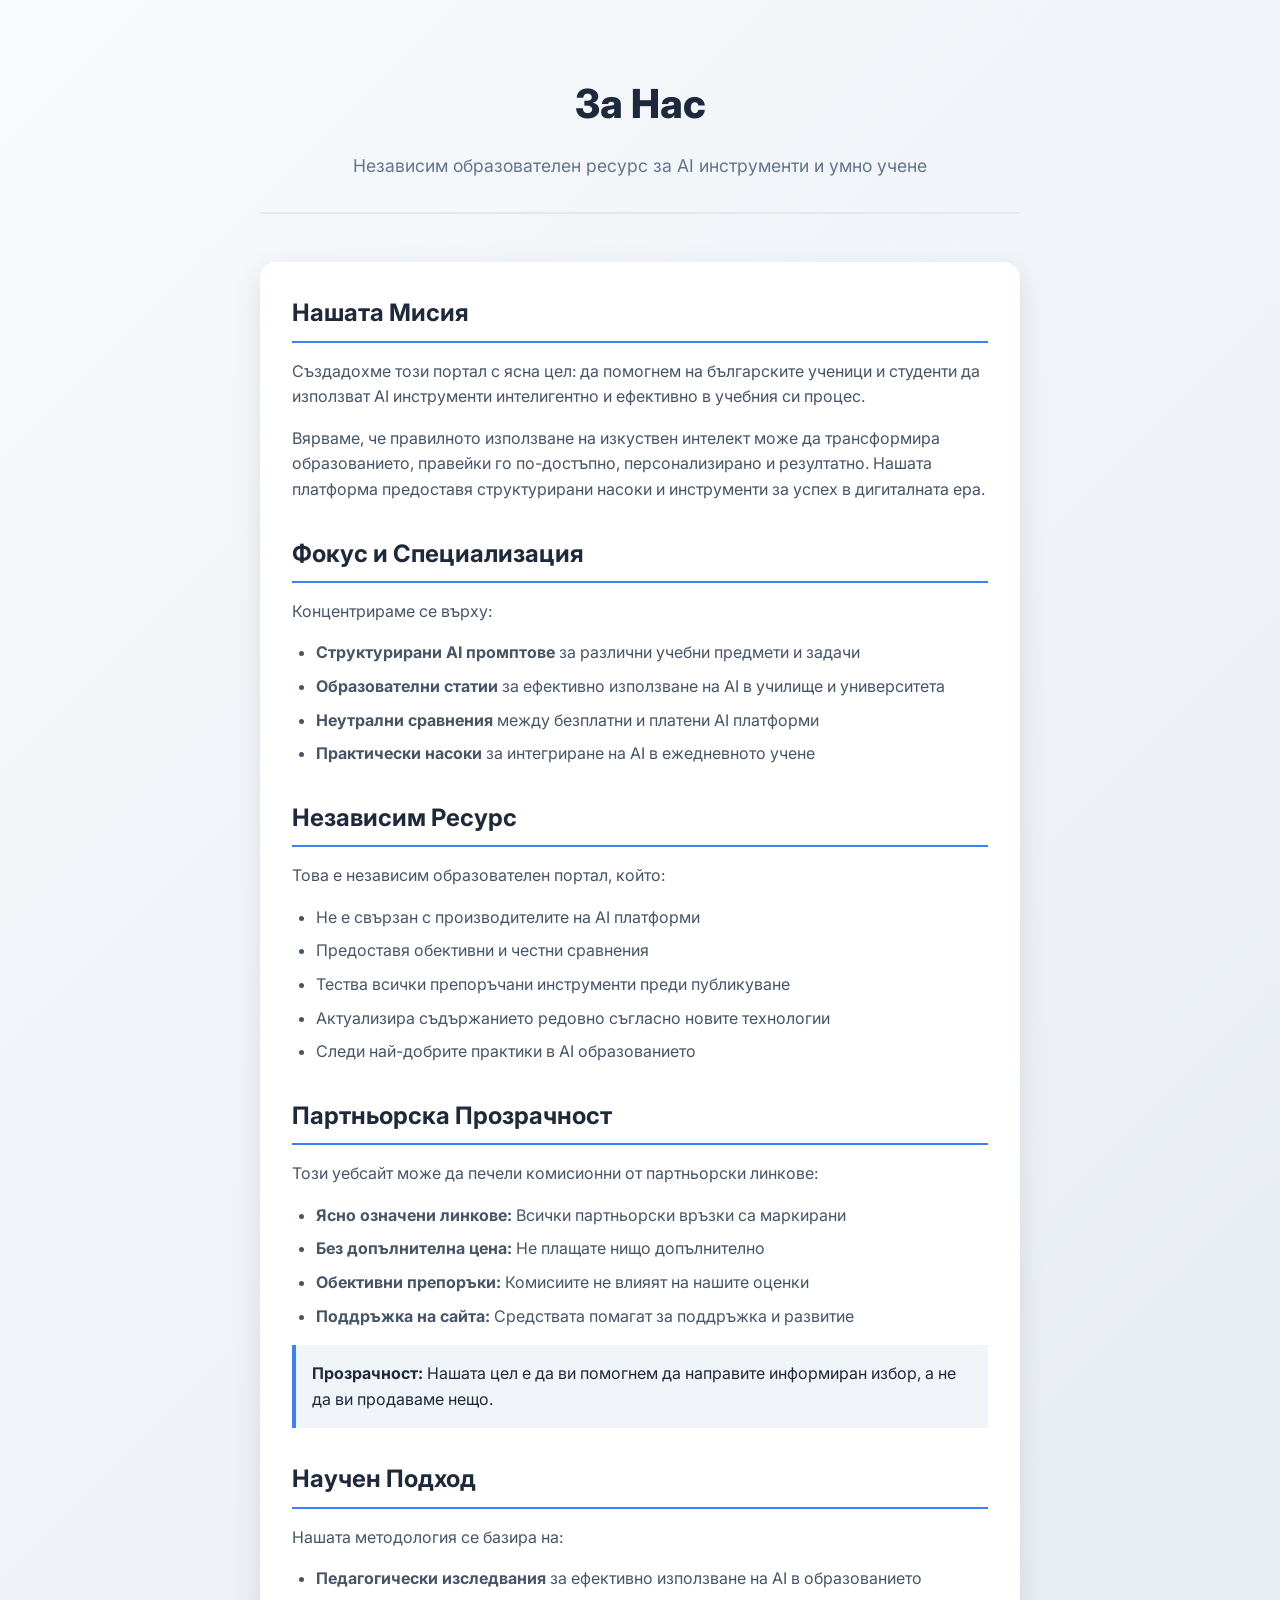
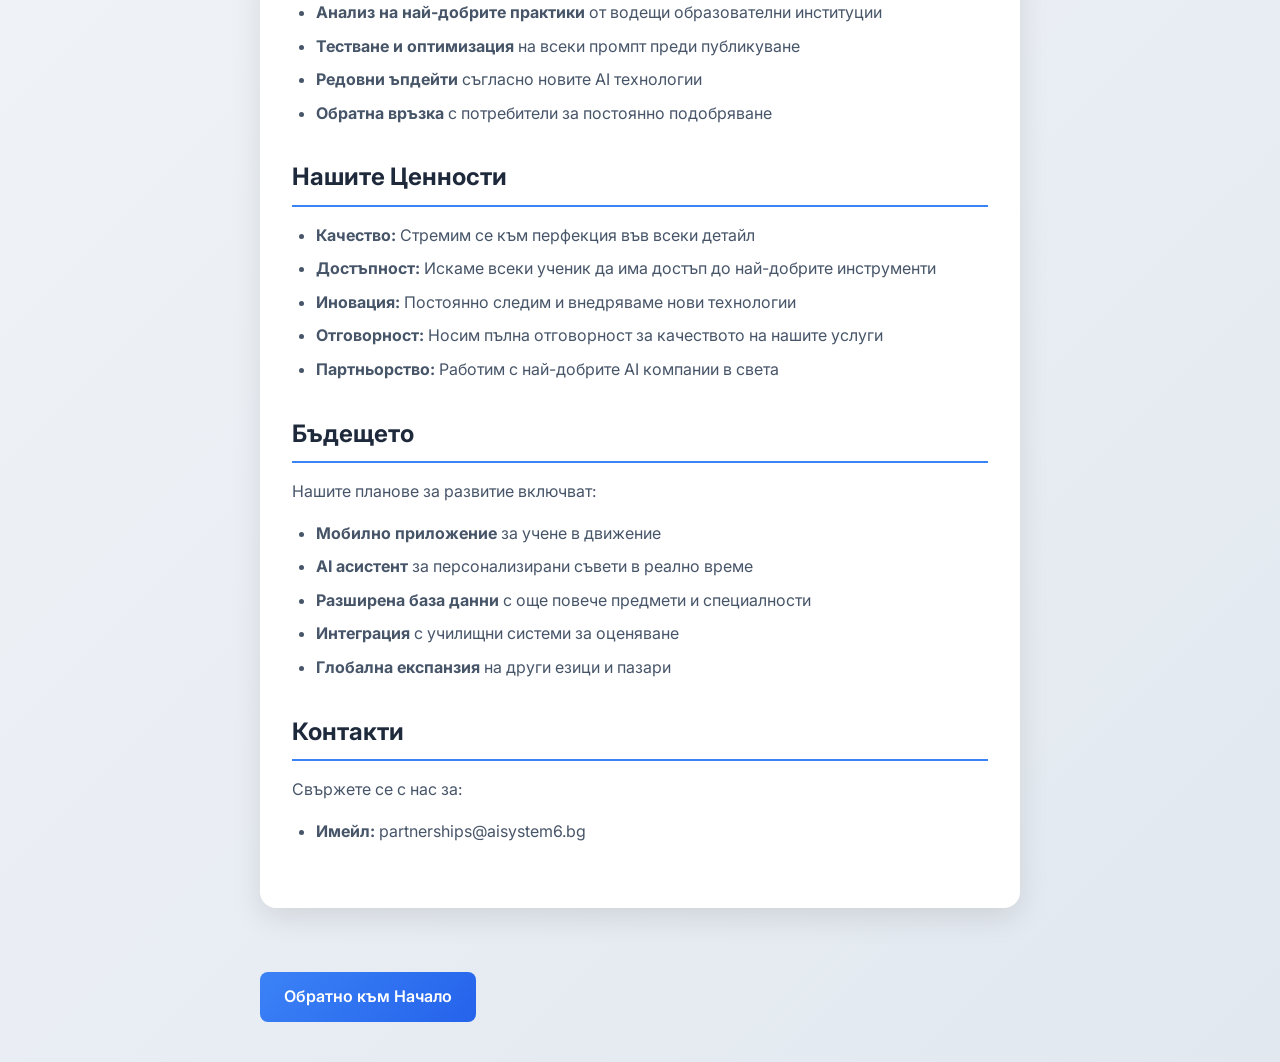
<file: about.html>
<!DOCTYPE html>
<html lang="bg">
<head>
    <meta charset="UTF-8">
    <meta name="viewport" content="width=device-width, initial-scale=1.0">
    <title>About Us - AI Система за Отличен 6.00</title>
    <meta name="description" content="About AI Система за Отличен 6.00 - Научете повече за нашата мисия и екип, създали най-добрата AI образователна платформа за български ученици.">
    <link rel="preconnect" href="https://fonts.googleapis.com">
    <link rel="preconnect" href="https://fonts.gstatic.com" crossorigin>
    <link href="https://fonts.googleapis.com/css2?family=Inter:wght@300;400;500;600;700&display=swap" rel="stylesheet">
    <link rel="icon" type="image/svg+xml" href="data:image/svg+xml,<svg xmlns='http://www.w3.org/2000/svg' viewBox='0 0 100 100'><text y='.9em' font-size='90'>🎓</text></svg>">
    <style>
        * {
            margin: 0;
            padding: 0;
            box-sizing: border-box;
        }
        
        body {
            font-family: 'Inter', sans-serif;
            line-height: 1.6;
            color: #1e293b;
            background: linear-gradient(135deg, #f8fafc 0%, #e2e8f0 100%);
            min-height: 100vh;
        }
        
        .container {
            max-width: 800px;
            margin: 0 auto;
            padding: 40px 20px;
        }
        
        .header {
            text-align: center;
            margin-bottom: 3rem;
            padding: 2rem 0;
            border-bottom: 2px solid #e2e8f0;
        }
        
        .header h1 {
            font-size: 2.5rem;
            font-weight: 800;
            color: #1e293b;
            margin-bottom: 1rem;
        }
        
        .header p {
            font-size: 1.1rem;
            color: #64748b;
            max-width: 600px;
            margin: 0 auto;
        }
        
        .content {
            background: white;
            border-radius: 16px;
            padding: 2rem;
            box-shadow: 0 10px 30px rgba(0,0,0,0.1);
            margin-bottom: 2rem;
        }
        
        .section {
            margin-bottom: 2rem;
        }
        
        .section h2 {
            font-size: 1.5rem;
            font-weight: 700;
            color: #1e293b;
            margin-bottom: 1rem;
            padding-bottom: 0.5rem;
            border-bottom: 2px solid #3b82f6;
        }
        
        .section p {
            margin-bottom: 1rem;
            color: #475569;
        }
        
        .section ul {
            margin-left: 1.5rem;
            margin-bottom: 1rem;
        }
        
        .section li {
            margin-bottom: 0.5rem;
            color: #475569;
        }
        
        .highlight {
            background: #f1f5f9;
            padding: 1rem;
            border-radius: 0px;
            border-left: 4px solid #3b82f6;
            margin: 1rem 0;
        }
        
        .back-link {
            display: inline-block;
            background: linear-gradient(135deg, #3b82f6, #2563eb);
            color: white;
            padding: 12px 24px;
            border-radius: 8px;
            text-decoration: none;
            font-weight: 600;
            margin-top: 2rem;
            transition: all 0.3s ease;
        }
        
        .back-link:hover {
            transform: translateY(-2px);
            box-shadow: 0 8px 25px rgba(59, 130, 246, 0.3);
        }
        
        @media (max-width: 768px) {
            .container {
                padding: 20px 15px;
            }
            
            .header h1 {
                font-size: 2rem;
            }
            
            .content {
                padding: 1.5rem;
            }
            
            .section h2 {
                font-size: 1.3rem;
            }
            
            .team-grid {
                grid-template-columns: 1fr;
                gap: 1rem;
            }
            
            .stats {
                grid-template-columns: repeat(2, 1fr);
                gap: 1rem;
            }
        }
    </style>
</head>
<body>
    <div class="container">
        <div class="header">
            <h1>За Нас</h1>
            <p>Независим образователен ресурс за AI инструменти и умно учене</p>
        </div>
        
        <div class="content">
            <div class="section">
                <h2>Нашата Мисия</h2>
                <p>Създадохме този портал с ясна цел: да помогнем на българските ученици и студенти да използват AI инструменти интелигентно и ефективно в учебния си процес.</p>
                <p>Вярваме, че правилното използване на изкуствен интелект може да трансформира образованието, правейки го по-достъпно, персонализирано и резултатно. Нашата платформа предоставя структурирани насоки и инструменти за успех в дигиталната ера.</p>
            </div>
            
            <div class="section">
                <h2>Фокус и Специализация</h2>
                <p>Концентрираме се върху:</p>
                <ul>
                    <li><strong>Структурирани AI промптове</strong> за различни учебни предмети и задачи</li>
                    <li><strong>Образователни статии</strong> за ефективно използване на AI в училище и университета</li>
                    <li><strong>Неутрални сравнения</strong> между безплатни и платени AI платформи</li>
                    <li><strong>Практически насоки</strong> за интегриране на AI в ежедневното учене</li>
                </ul>
            </div>
            
            <div class="section">
                <h2>Независим Ресурс</h2>
                <p>Това е независим образователен портал, който:</p>
                <ul>
                    <li>Не е свързан с производителите на AI платформи</li>
                    <li>Предоставя обективни и честни сравнения</li>
                    <li>Тества всички препоръчани инструменти преди публикуване</li>
                    <li>Актуализира съдържанието редовно съгласно новите технологии</li>
                    <li>Следи най-добрите практики в AI образованието</li>
                </ul>
            </div>
            
            <div class="section">
                <h2>Партньорска Прозрачност</h2>
                <p>Този уебсайт може да печели комисионни от партньорски линкове:</p>
                <ul>
                    <li><strong>Ясно означени линкове:</strong> Всички партньорски връзки са маркирани</li>
                    <li><strong>Без допълнителна цена:</strong> Не плащате нищо допълнително</li>
                    <li><strong>Обективни препоръки:</strong> Комисиите не влияят на нашите оценки</li>
                    <li><strong>Поддръжка на сайта:</strong> Средствата помагат за поддръжка и развитие</li>
                </ul>
                <div class="highlight">
                    <strong>Прозрачност:</strong> Нашата цел е да ви помогнем да направите информиран избор, а не да ви продаваме нещо.
                </div>
            </div>
            
           
            <div class="section">
                <h2>Научен Подход</h2>
                <p>Нашата методология се базира на:</p>
                <ul>
                    <li><strong>Педагогически изследвания</strong> за ефективно използване на AI в образованието</li>
                    <li><strong>Анализ на най-добрите практики</strong> от водещи образователни институции</li>
                    <li><strong>Тестване и оптимизация</strong> на всеки промпт преди публикуване</li>
                    <li><strong>Редовни ъпдейти</strong> съгласно новите AI технологии</li>
                    <li><strong>Обратна връзка</strong> с потребители за постоянно подобряване</li>
                </ul>
            </div>
            
            <div class="section">
                <h2>Нашите Ценности</h2>
                <ul>
                    <li><strong>Качество:</strong> Стремим се към перфекция във всеки детайл</li>
                    <li><strong>Достъпност:</strong> Искаме всеки ученик да има достъп до най-добрите инструменти</li>
                    <li><strong>Иновация:</strong> Постоянно следим и внедряваме нови технологии</li>
                    <li><strong>Отговорност:</strong> Носим пълна отговорност за качеството на нашите услуги</li>
                    <li><strong>Партньорство:</strong> Работим с най-добрите AI компании в света</li>
                </ul>
            </div>
            
            <div class="section">
                <h2>Бъдещето</h2>
                <p>Нашите планове за развитие включват:</p>
                <ul>
                    <li><strong>Мобилно приложение</strong> за учене в движение</li>
                    <li><strong>AI асистент</strong> за персонализирани съвети в реално време</li>
                    <li><strong>Разширена база данни</strong> с още повече предмети и специалности</li>
                    <li><strong>Интеграция</strong> с училищни системи за оценяване</li>
                    <li><strong>Глобална експанзия</strong> на други езици и пазари</li>
                </ul>
            </div>
            
            <div class="section">
                <h2>Контакти</h2>
                <p>Свържете се с нас за:</p>
                <ul>
                    <li><strong>Имейл:</strong> partnerships@aisystem6.bg</li>
                </ul>
            </div>
        </div>
        
        <a href="index.html" class="back-link">Обратно към Начало</a>
    </div>
</body>
</html>
</file>
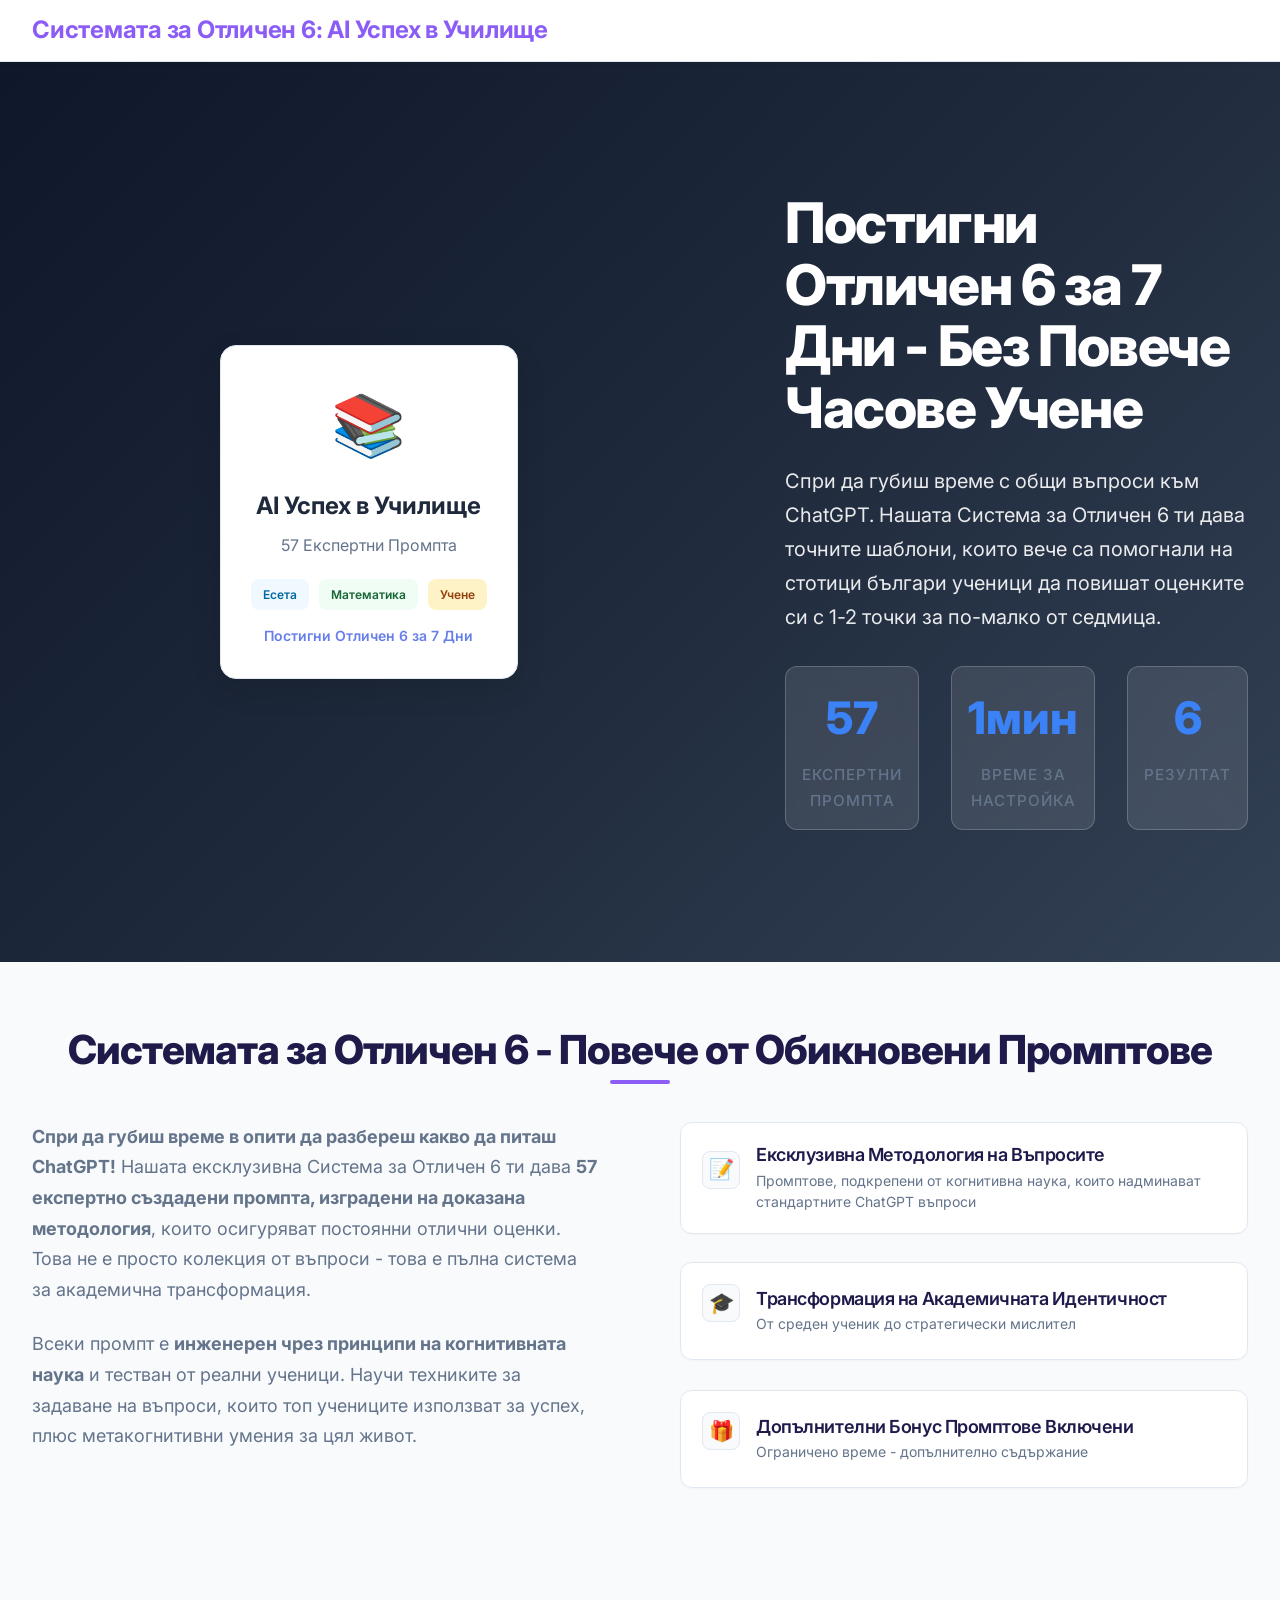
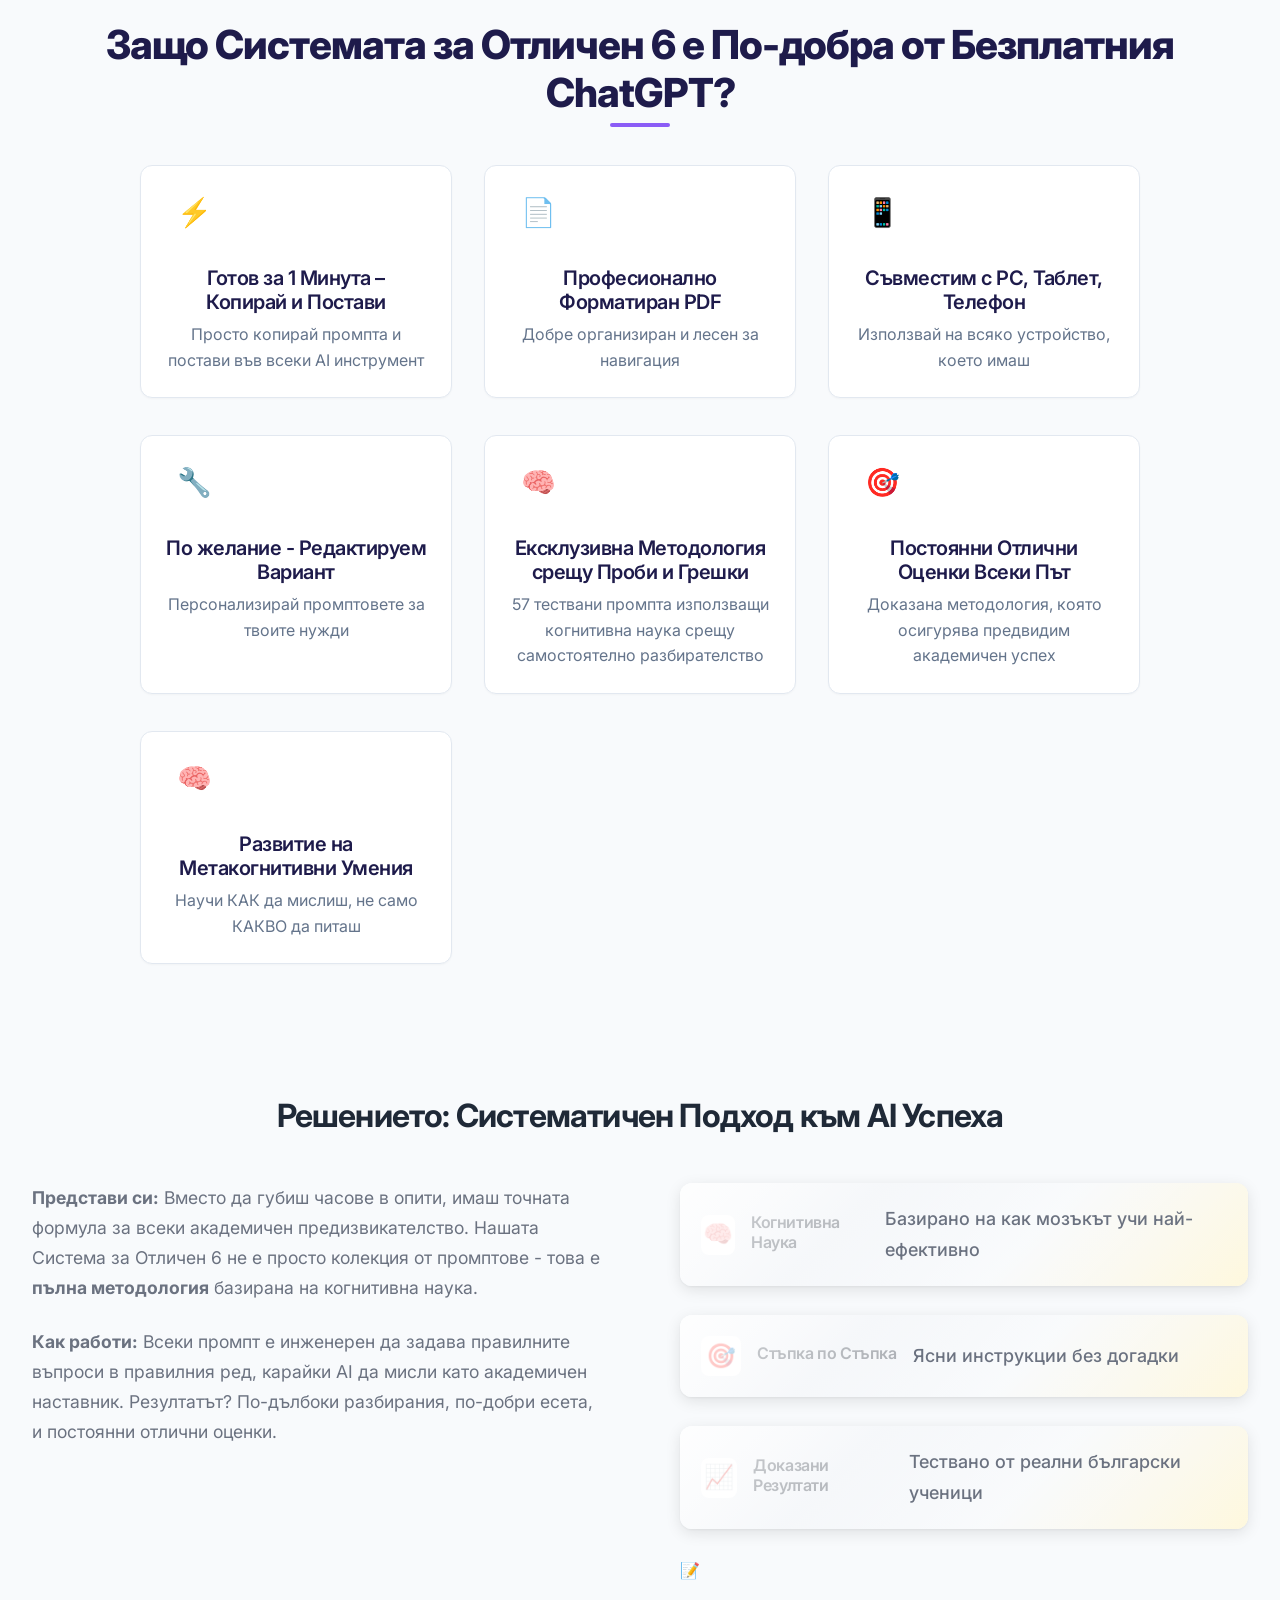
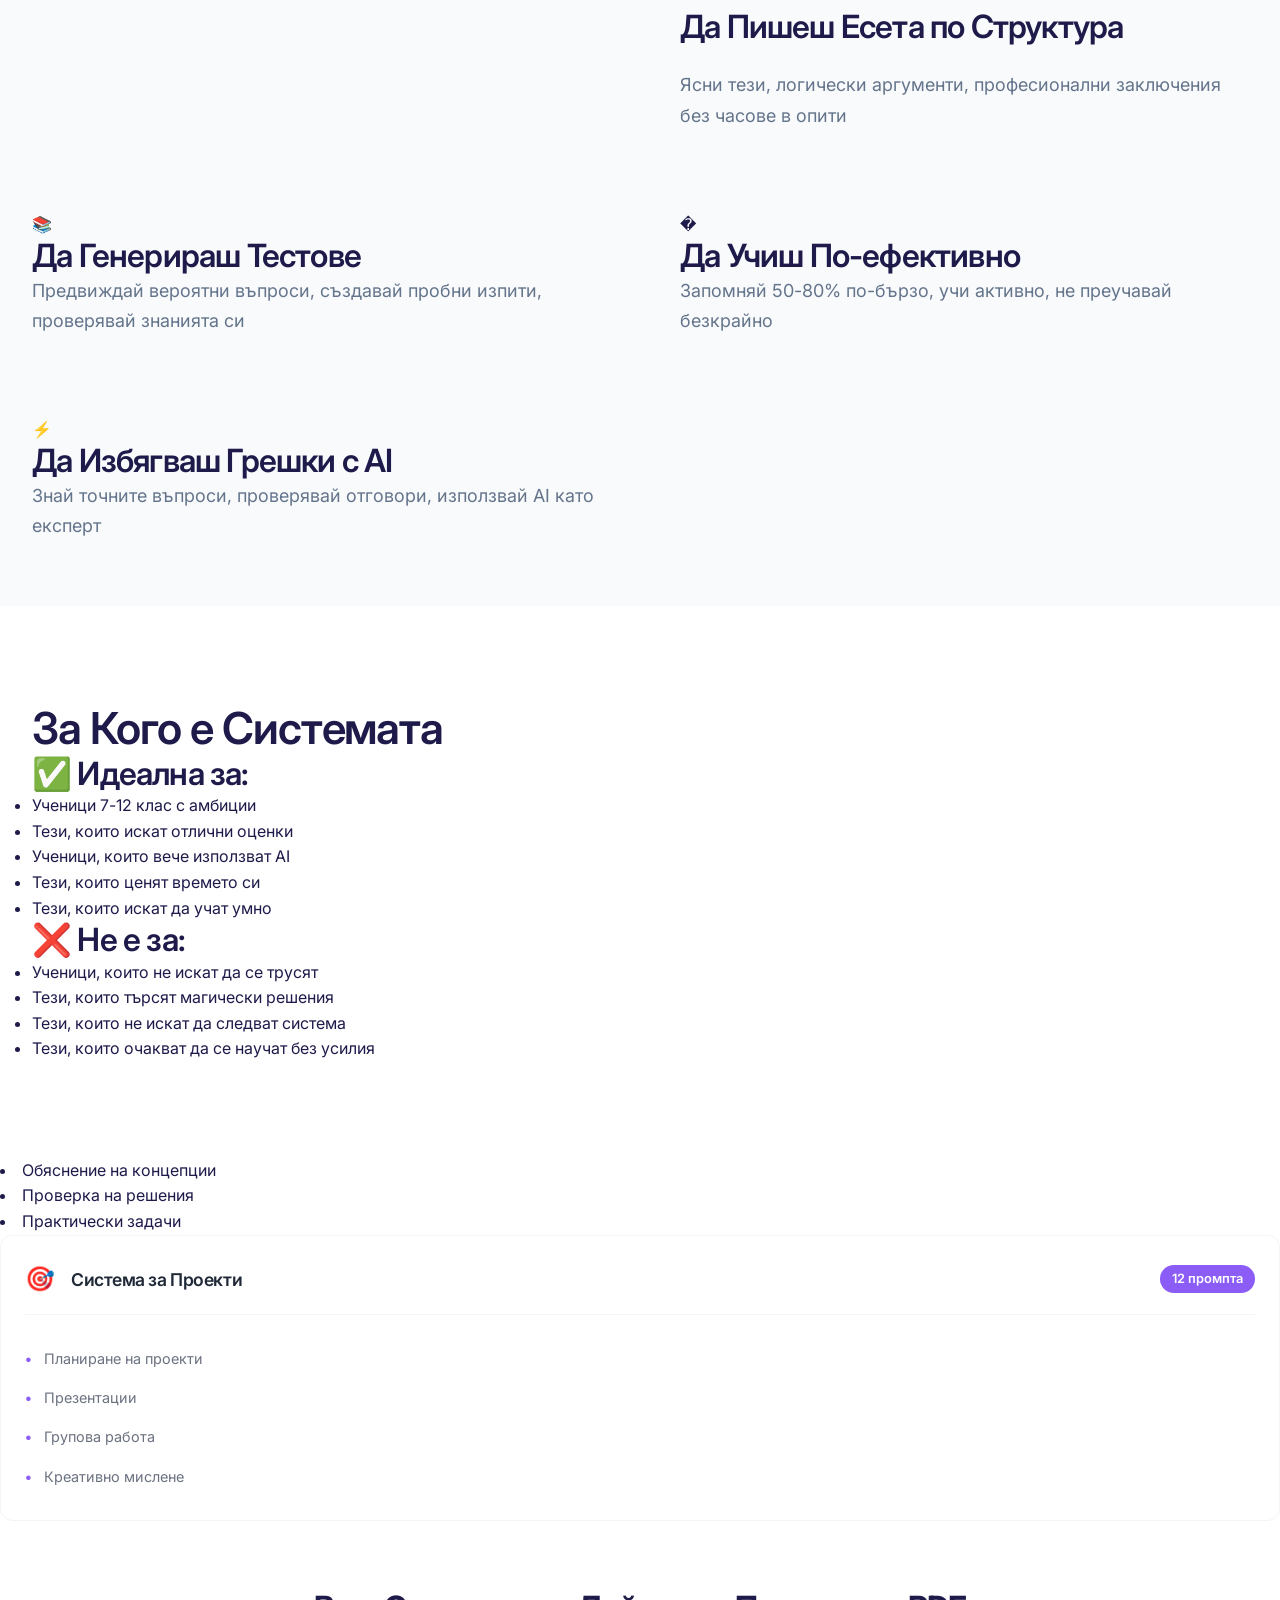
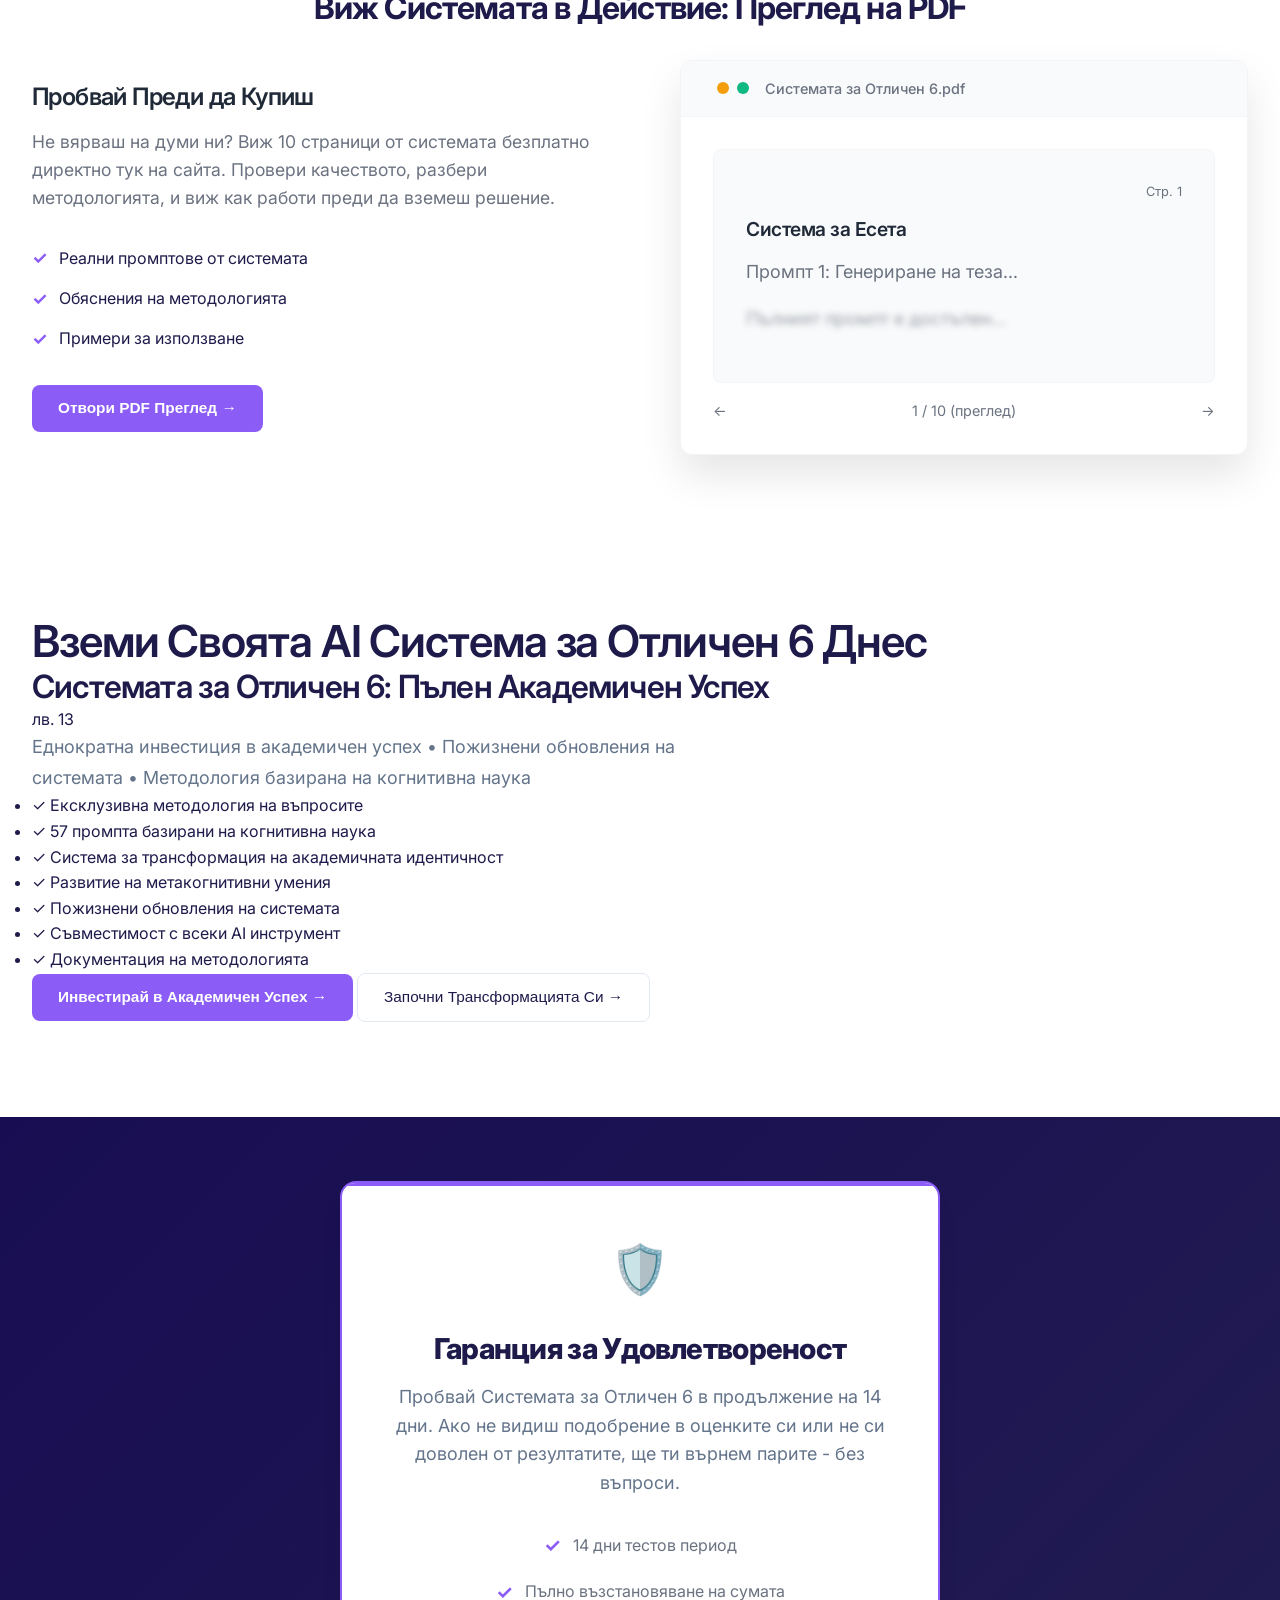
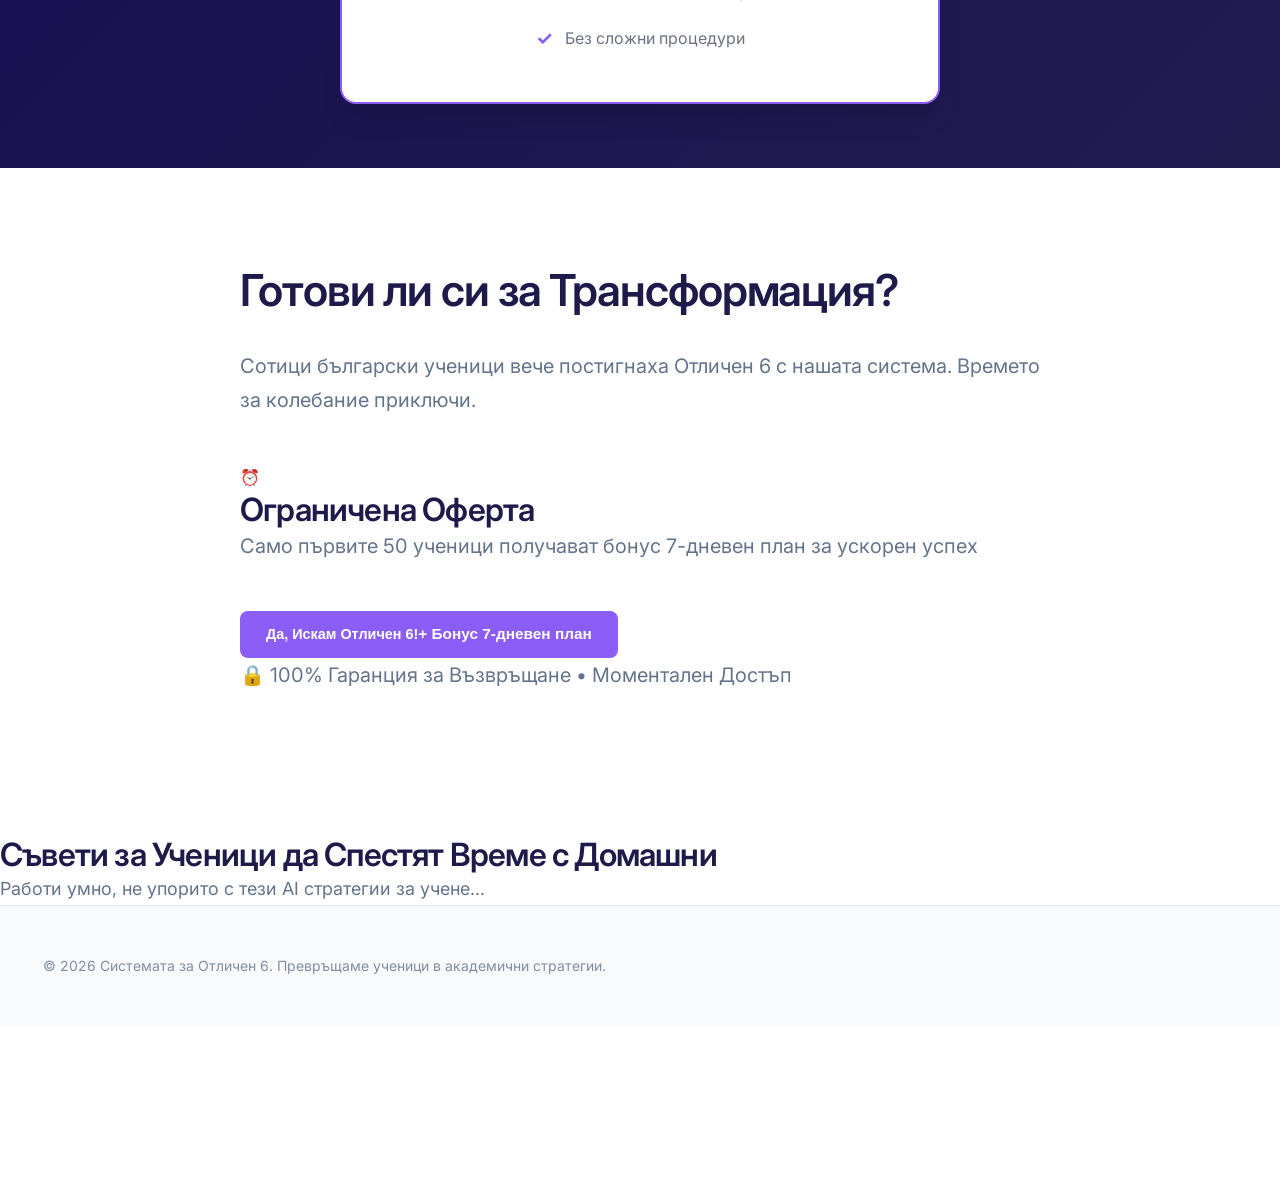
<file: index_broken.html>
<!DOCTYPE html>
<html lang="bg">
<head>
    <meta charset="UTF-8">
    <meta name="viewport" content="width=device-width, initial-scale=1.0, maximum-scale=5.0, user-scalable=yes">
    <title>Системата за Отличен 6: AI Успех в Училище</title>
    <meta name="description" content="Професионална академична система с 57 експертно създадени промпта. Трансформирай се от среден ученик в академичен стратег с доказана методология за постоянни отлични оценки.">
    <meta name="keywords" content="AI промптове, помощ с домашни, училищен помощник, писане на есета, решаване на задачи, ученически инструменти, ChatGPT промптове, академичен AI, учебни пособия">
    <meta name="author" content="AI Study Helper">
    <meta name="robots" content="index, follow">
    <meta property="og:title" content="Системата за Отличен 6: AI Успех в Училище">
    <meta property="og:description" content="Професионална академична система с 57 експертно създадени промпта. Трансформирай се от среден ученик в академичен стратег с доказана методология за постоянни отлични оценки.">
    <meta property="og:image" content="https://yourwebsite.com/ai-study-illustration.svg">
    <meta property="og:url" content="https://yourwebsite.com">
    <meta property="og:type" content="website">
    <meta name="twitter:card" content="summary_large_image">
    <meta name="twitter:title" content="Системата за Отличен 6: AI Успех в Училище">
    <meta name="twitter:description" content="Професионална академична система с 57 експертно създадени промпта. Трансформирай се от среден ученик в академичен стратег с доказана методология.">
    <meta name="twitter:image" content="https://yourwebsite.com/ai-study-illustration.svg">
    <link rel="canonical" href="https://yourwebsite.com">
    <link rel="preconnect" href="https://fonts.googleapis.com">
    <link rel="preconnect" href="https://fonts.gstatic.com" crossorigin>
    <link rel="stylesheet" href="styles.css">
    <link href="https://fonts.googleapis.com/css2?family=Inter:wght@300;400;500;600;700&display=swap" rel="stylesheet">
    <link rel="icon" type="image/svg+xml" href="data:image/svg+xml,<svg xmlns='http://www.w3.org/2000/svg' viewBox='0 0 100 100'><text y='.9em' font-size='90'>📚</text></svg>">
</head>
<body>
    <!-- Skip to main content for accessibility -->
    <a href="#main" class="skip-link">Skip to main content</a>
    
    <!-- Header -->
    <header class="header" role="banner">
        <div class="container">
            <h1>Системата за Отличен 6: AI Успех в Училище</h1>
            <p class="tagline">Превърни се от обикновен ученик в академичен стратег с нашата доказана методология</p>
        </div>
    </header>

    <!-- Main Content -->
    <main id="main" role="main">

    <!-- Hero Section -->
    <section class="hero">
        <div class="container">
            <div class="hero-content">
                <div class="product-preview">
                    <div class="ai-illustration">
                        <div style="background: white; border-radius: 16px; padding: 30px; box-shadow: 0 10px 30px rgba(0, 0, 0, 0.1); border: 1px solid #e2e8f0;">
                            <div style="text-align: center;">
                                <div style="font-size: 60px; margin-bottom: 15px;">📚</div>
                                <div style="font-size: 24px; font-weight: 700; color: #1e293b; margin-bottom: 8px;">AI Успех в Училище</div>
                                <div style="font-size: 16px; color: #64748b; margin-bottom: 20px;">57 Експертни Промпта</div>
                                <div style="display: flex; justify-content: center; gap: 10px; margin-bottom: 15px;">
                                    <div style="background: #f0f9ff; padding: 6px 12px; border-radius: 8px; color: #0369a1; font-size: 12px; font-weight: 600;">Есета</div>
                                    <div style="background: #f0fdf4; padding: 6px 12px; border-radius: 8px; color: #166534; font-size: 12px; font-weight: 600;">Математика</div>
                                    <div style="background: #fef3c7; padding: 6px 12px; border-radius: 8px; color: #92400e; font-size: 12px; font-weight: 600;">Учене</div>
                                </div>
                                <div style="font-size: 14px; color: #667eea; font-weight: 600;">Постигни Отличен 6 за 7 Дни</div>
                            </div>
                        </div>
                    </div>
                </div>
                <div class="hero-text">
                    <h2>Постигни Отличен 6 за 7 Дни - Без Повече Часове Учене</h2>
                    <p>Спри да губиш време с общи въпроси към ChatGPT. Нашата Система за Отличен 6 ти дава точните шаблони, които вече са помогнали на стотици българи ученици да повишат оценките си с 1-2 точки за по-малко от седмица.</p>
                    <div class="hero-stats">
                        <div class="stat">
                            <span class="stat-number">57</span>
                            <span class="stat-label">Експертни Промпта</span>
                        </div>
                        <div class="stat">
                            <span class="stat-number">1мин</span>
                            <span class="stat-label">Време за настройка</span>
                        </div>
                        <div class="stat">
                            <span class="stat-number">6</span>
                            <span class="stat-label">Резултат</span>
                        </div>
                    </div>
                </div>
            </div>
        </div>
    </section>

    <!-- Product Description Section -->
    <section class="description">
        <div class="container">
            <h2>Системата за Отличен 6 - Повече от Обикновени Промптове</h2>
            <div class="description-grid">
                <div class="description-text">
                    <p><strong>Спри да губиш време в опити да разбереш какво да питаш ChatGPT!</strong> Нашата ексклузивна Система за Отличен 6 ти дава <strong>57 експертно създадени промпта, изградени на доказана методология</strong>, които осигуряват постоянни отлични оценки. Това не е просто колекция от въпроси - това е пълна система за академична трансформация.</p>
                    <p>Всеки промпт е <strong>инженерен чрез принципи на когнитивната наука</strong> и тестван от реални ученици. Научи техниките за задаване на въпроси, които топ учениците използват за успех, плюс метакогнитивни умения за цял живот.</p>
                </div>
                <div class="features-list">
                    <div class="feature-item">
                        <span class="feature-icon">📝</span>
                        <div>
                            <h3>Ексклузивна Методология на Въпросите</h3>
                            <p>Промптове, подкрепени от когнитивна наука, които надминават стандартните ChatGPT въпроси</p>
                        </div>
                    </div>
                    <div class="feature-item">
                        <span class="feature-icon">🎓</span>
                        <div>
                            <h3>Трансформация на Академичната Идентичност</h3>
                            <p>От среден ученик до стратегически мислител</p>
                        </div>
                    </div>
                    <div class="feature-item">
                        <span class="feature-icon">🎁</span>
                        <div>
                            <h3>Допълнителни Бонус Промптове Включени</h3>
                            <p>Ограничено време - допълнително съдържание</p>
                        </div>
                    </div>
                </div>
            </div>
        </div>
    </section>

    <!-- Problem Section (Bulgarian Context) -->
    <section class="problem">
        <div class="container">
            <h2>Проблемът: Защо Повечето Ученици Остават със Средни Оценки?</h2>
            <div class="problem-grid">
                <div class="problem-text">
                    <p>Познато ли ти е това? Матурите наближават, контролните се трупат, а ти все още се чудиш какво точно да питаш ChatGPT. Повечето български ученици използват AI на сляпо и получават същите средни резултати.</p>
                    <p><strong>Реалната болка:</strong> Стрес от матури, устни изпити, курсови работи, непрестанни контролни. Когато не знаеш какво точно да питаш AI, губиш часове в безсмислени опити вместо да учиш умно и ефективно.</p>
                </div>
                <div class="pain-points">
                    <div class="pain-point">
                        <span class="pain-icon">😰</span>
                        <div>
                            <h3>Стрес от Матури и Изпити</h3>
                            <p>Напрежение и несигурност преди важни оценки</p>
                        </div>
                    </div>
                    <div class="pain-point">
                        <span class="pain-icon">⏰</span>
                        <div>
                            <h3>Загубено Време</h3>
                            <p>Часове в опити да разбереш какво да питаш ChatGPT</p>
                        </div>
                    </div>
                    <div class="pain-point">
                        <span class="pain-icon">📉</span>
                        <div>
                            <h3>Средни Резултати</h3>
                            <p>Тройки и четворки въпреки усилията</p>
                        </div>
                    </div>
                </div>
            </div>
        </div>
    </section>

    <!-- Benefits Section -->
    <section class="benefits">
        <div class="container">
            <h2>Защо Системата за Отличен 6 е По-добра от Безплатния ChatGPT?</h2>
            <div class="benefits-grid">
                <div class="benefit-card">
                    <div class="benefit-icon">⚡</div>
                    <h3>Готов за 1 Минута – Копирай и Постави</h3>
                    <p>Просто копирай промпта и постави във всеки AI инструмент</p>
                </div>
                <div class="benefit-card">
                    <div class="benefit-icon">📄</div>
                    <h3>Професионално Форматиран PDF</h3>
                    <p>Добре организиран и лесен за навигация</p>
                </div>
                <div class="benefit-card">
                    <div class="benefit-icon">📱</div>
                    <h3>Съвместим с PC, Таблет, Телефон</h3>
                    <p>Използвай на всяко устройство, което имаш</p>
                </div>
                <div class="benefit-card">
                    <div class="benefit-icon">🔧</div>
                    <h3>По желание - Редактируем Вариант</h3>
                    <p>Персонализирай промптовете за твоите нужди</p>
                </div>
                <div class="benefit-card">
                    <div class="benefit-icon">🧠</div>
                    <h3>Ексклузивна Методология срещу Проби и Грешки</h3>
                    <p>57 тествани промпта използващи когнитивна наука срещу самостоятелно разбирателство</p>
                </div>
                <div class="benefit-card">
                    <div class="benefit-icon">🎯</div>
                    <h3>Постоянни Отлични Оценки Всеки Път</h3>
                    <p>Доказана методология, която осигурява предвидим академичен успех</p>
                </div>
                <div class="benefit-card">
                    <div class="benefit-icon">🧠</div>
                    <h3>Развитие на Метакогнитивни Умения</h3>
                    <p>Научи КАК да мислиш, не само КАКВО да питаш</p>
                </div>
            </div>
        </div>
    </section>

    <!-- Solution Section -->
    <section class="solution">
        <div class="container">
            <h2>Решението: Систематичен Подход към AI Успеха</h2>
            <div class="solution-content">
                <div class="solution-text">
                    <p><strong>Представи си:</strong> Вместо да губиш часове в опити, имаш точната формула за всеки академичен предизвикателство. Нашата Система за Отличен 6 не е просто колекция от промптове - това е <strong>пълна методология</strong> базирана на когнитивна наука.</p>
                    <p><strong>Как работи:</strong> Всеки промпт е инженерен да задава правилните въпроси в правилния ред, карайки AI да мисли като академичен наставник. Резултатът? По-дълбоки разбирания, по-добри есета, и постоянни отлични оценки.</p>
                </div>
                <div class="methodology-highlights">
                    <div class="methodology-item">
                        <span class="methodology-icon">🧠</span>
                        <h3>Когнитивна Наука</h3>
                        <p>Базирано на как мозъкът учи най-ефективно</p>
                    </div>
                    <div class="methodology-item">
                        <span class="methodology-icon">🎯</span>
                        <h3>Стъпка по Стъпка</h3>
                        <p>Ясни инструкции без догадки</p>
                    </div>
                    <div class="methodology-item">
                        <span class="methodology-icon">📈</span>
                        <h3>Доказани Резултати</h3>
                        <p>Тествано от реални български ученици</p>
                    </div>
                    <div class="result-icon">📝</div>
                    <h3>Да Пишеш Есета по Структура</h3>
                    <p>Ясни тези, логически аргументи, професионални заключения без часове в опити</p>
                </div>
                <div class="result-card">
                    <div class="result-icon">📚</div>
                    <h3>Да Генерираш Тестове</h3>
                    <p>Предвиждай вероятни въпроси, създавай пробни изпити, проверявай знанията си</p>
                </div>
                <div class="result-card">
                    <div class="result-icon">�</div>
                    <h3>Да Учиш По-ефективно</h3>
                    <p>Запомняй 50-80% по-бързо, учи активно, не преучавай безкрайно</p>
                </div>
                <div class="result-card">
                    <div class="result-icon">⚡</div>
                    <h3>Да Избягваш Грешки с AI</h3>
                    <p>Знай точните въпроси, проверявай отговори, използвай AI като експерт</p>
                </div>
            </div>
        </div>
    </section>

    <!-- Target Audience Section -->
    <section class="target-audience">
        <div class="container">
            <h2>За Кого е Системата</h2>
            <div class="audience-grid">
                <div class="audience-group">
                    <h3>✅ Идеална за:</h3>
                    <ul>
                        <li>Ученици 7-12 клас с амбиции</li>
                        <li>Тези, които искат отлични оценки</li>
                        <li>Ученици, които вече използват AI</li>
                        <li>Тези, които ценят времето си</li>
                        <li>Тези, които искат да учат умно</li>
                    </ul>
                </div>
                <div class="audience-group">
                    <h3>❌ Не е за:</h3>
                    <ul>
                        <li>Ученици, които не искат да се трусят</li>
                        <li>Тези, които търсят магически решения</li>
                        <li>Тези, които не искат да следват система</li>
                        <li>Тези, които очакват да се научат без усилия</li>
                    </ul>
                </div>
            </div>
        </div>
    </section>
                        <li>Обяснение на концепции</li>
                        <li>Проверка на решения</li>
                        <li>Практически задачи</li>
                    </ul>
                </div>
                <div class="system-card">
                    <div class="system-header">
                        <span class="system-icon">🎯</span>
                        <h3>Система за Проекти</h3>
                        <span class="prompt-count">12 промпта</span>
                    </div>
                    <ul class="system-features">
                        <li>Планиране на проекти</li>
                        <li>Презентации</li>
                        <li>Групова работа</li>
                        <li>Креативно мислене</li>
                    </ul>
                </div>
            </div>
        </div>
    </section>

    <!-- PDF Preview Section -->
    <section class="pdf-preview">
        <div class="container">
            <h2>Виж Системата в Действие: Преглед на PDF</h2>
            <div class="preview-container">
                <div class="preview-text">
                    <h3>Пробвай Преди да Купиш</h3>
                    <p>Не вярваш на думи ни? Виж 10 страници от системата безплатно директно тук на сайта. Провери качеството, разбери методологията, и виж как работи преди да вземеш решение.</p>
                    <div class="preview-features">
                        <div class="preview-feature">
                            <span class="check-icon">✓</span>
                            <span>Реални промптове от системата</span>
                        </div>
                        <div class="preview-feature">
                            <span class="check-icon">✓</span>
                            <span>Обяснения на методологията</span>
                        </div>
                        <div class="preview-feature">
                            <span class="check-icon">✓</span>
                            <span>Примери за използване</span>
                        </div>
                    </div>
                    <button class="preview-btn" onclick="openPDFPreview()">
                        Отвори PDF Преглед →
                    </button>
                </div>
                <div class="preview-mockup">
                    <div class="pdf-mockup">
                        <div class="pdf-header">
                            <div class="pdf-controls">
                                <span class="pdf-dot red"></span>
                                <span class="pdf-dot yellow"></span>
                                <span class="pdf-dot green"></span>
                            </div>
                            <span class="pdf-title">Системата за Отличен 6.pdf</span>
                        </div>
                        <div class="pdf-content">
                            <div class="pdf-page visible">
                                <div class="page-number">Стр. 1</div>
                                <div class="page-content">
                                    <h4>Система за Есета</h4>
                                    <p>Промпт 1: Генериране на теза...</p>
                                    <div class="blurred-text">
                                        <p>Пълният промпт е достъпен...</p>
                                    </div>
                                </div>
                            </div>
                            <div class="pdf-page-navigation">
                                <span>←</span>
                                <span>1 / 10 (преглед)</span>
                                <span>→</span>
                            </div>
                        </div>
                    </div>
                </div>
            </div>
        </div>
    </section>

    <!-- Purchase Section -->
    <section class="purchase">
        <div class="container">
            <h2>Вземи Своята AI Система за Отличен 6 Днес</h2>
            <div class="pricing-card">
                <div class="pricing-header">
                    <h3>Системата за Отличен 6: Пълен Академичен Успех</h3>
                    <div class="price">
                        <span class="currency">лв.</span>
                        <span class="amount">13</span>
                    </div>
                    <p class="pricing-details">Еднократна инвестиция в академичен успех • Пожизнени обновления на системата • Методология базирана на когнитивна наука</p>
                </div>
                <ul class="pricing-features">
                    <li>✓ Ексклузивна методология на въпросите</li>
                    <li>✓ 57 промпта базирани на когнитивна наука</li>
                    <li>✓ Система за трансформация на академичната идентичност</li>
                    <li>✓ Развитие на метакогнитивни умения</li>
                    <li>✓ Пожизнени обновления на системата</li>
                    <li>✓ Съвместимост с всеки AI инструмент</li>
                    <li>✓ Документация на методологията</li>
                </ul>
                <div class="purchase-buttons">
                    <button class="primary-btn" onclick="window.open('https://gumroad.com/l/ai-study-helper', '_blank')">
                        Инвестирай в Академичен Успех →
                    </button>
                    <button class="secondary-btn" onclick="window.open('https://payhip.com/b/ai-study-helper', '_blank')">
                        Започни Трансформацията Си →
                    </button>
                </div>
            </div>
        </div>
    </section>

    <!-- Risk Reversal Section -->
    <section class="risk-reversal">
        <div class="container">
            <div class="guarantee-box">
                <div class="guarantee-icon">🛡️</div>
                <h2>Гаранция за Удовлетвореност</h2>
                <p>Пробвай Системата за Отличен 6 в продължение на 14 дни. Ако не видиш подобрение в оценките си или не си доволен от резултатите, ще ти върнем парите - без въпроси.</p>
                <div class="guarantee-points">
                    <div class="guarantee-point">
                        <span class="guarantee-check">✓</span>
                        <span>14 дни тестов период</span>
                    </div>
                    <div class="guarantee-point">
                        <span class="guarantee-check">✓</span>
                        <span>Пълно възстановяване на сумата</span>
                    </div>
                    <div class="guarantee-point">
                        <span class="guarantee-check">✓</span>
                        <span>Без сложни процедури</span>
                    </div>
                </div>
            </div>
        </div>
    </section>

    <!-- Final CTA Section -->
    <section class="final-cta">
        <div class="container">
            <div class="cta-content">
                <h2>Готови ли си за Трансформация?</h2>
                <p>Сотици български ученици вече постигнаха Отличен 6 с нашата система. Времето за колебание приключи.</p>
                <div class="urgency-box">
                    <div class="urgency-icon">⏰</div>
                    <div class="urgency-text">
                        <h3>Ограничена Оферта</h3>
                        <p>Само първите 50 ученици получават бонус 7-дневен план за ускорен успех</p>
                    </div>
                </div>
                <div class="final-buttons">
                    <button class="primary-btn large" onclick="window.open('https://gumroad.com/l/ai-study-helper', '_blank')">
                        <span class="btn-text">Да, Искам Отличен 6!</span>
                        <span class="btn-subtext">+ Бонус 7-дневен план</span>
                    </button>
                    <p class="final-guarantee">
                        🔒 100% Гаранция за Възвръщане • Моментален Достъп
                    </p>
                </div>
            </div>
        </div>
    </section>
                    <h3>Съвети за Ученици да Спестят Време с Домашни</h3>
                    <p>Работи умно, не упорито с тези AI стратегии за учене...</p>
                </div>
            </div>
        </div>
    </section>

    <!-- Footer -->
    <footer class="footer">
        <div class="container">
            <p>&copy; 2026 Системата за Отличен 6. Превръщаме ученици в академични стратегии.</p>
        </div>
    </footer>

    <script>
        // Fallback for older browsers
        if (!window.IntersectionObserver) {
            document.write('<script src="https://polyfill.io/v3/polyfill.min.js?features=IntersectionObserver"><\/script>');
        }
    </script>
    <script src="script.js"></script>
    
    <!-- Performance monitoring -->
    <script>
        // Core Web Vitals monitoring
        function sendToAnalytics(metric) {
            // Replace with your analytics tracking
            console.log('Core Web Vital:', metric.name, metric.value);
        }
        
        if ('PerformanceObserver' in window) {
            const observer = new PerformanceObserver((list) => {
                for (const entry of list.getEntries()) {
                    if (entry.entryType === 'largest-contentful-paint') {
                        sendToAnalytics({
                            name: 'LCP',
                            value: entry.startTime
                        });
                    }
                    if (entry.entryType === 'first-input') {
                        sendToAnalytics({
                            name: 'FID',
                            value: entry.processingStart - entry.startTime
                        });
                    }
                    if (entry.entryType === 'layout-shift') {
                        sendToAnalytics({
                            name: 'CLS',
                            value: entry.value
                        });
                    }
                }
            });
            
            observer.observe({entryTypes: ['largest-contentful-paint', 'first-input', 'layout-shift']});
        }
    </script>
</body>
</html>
</file>
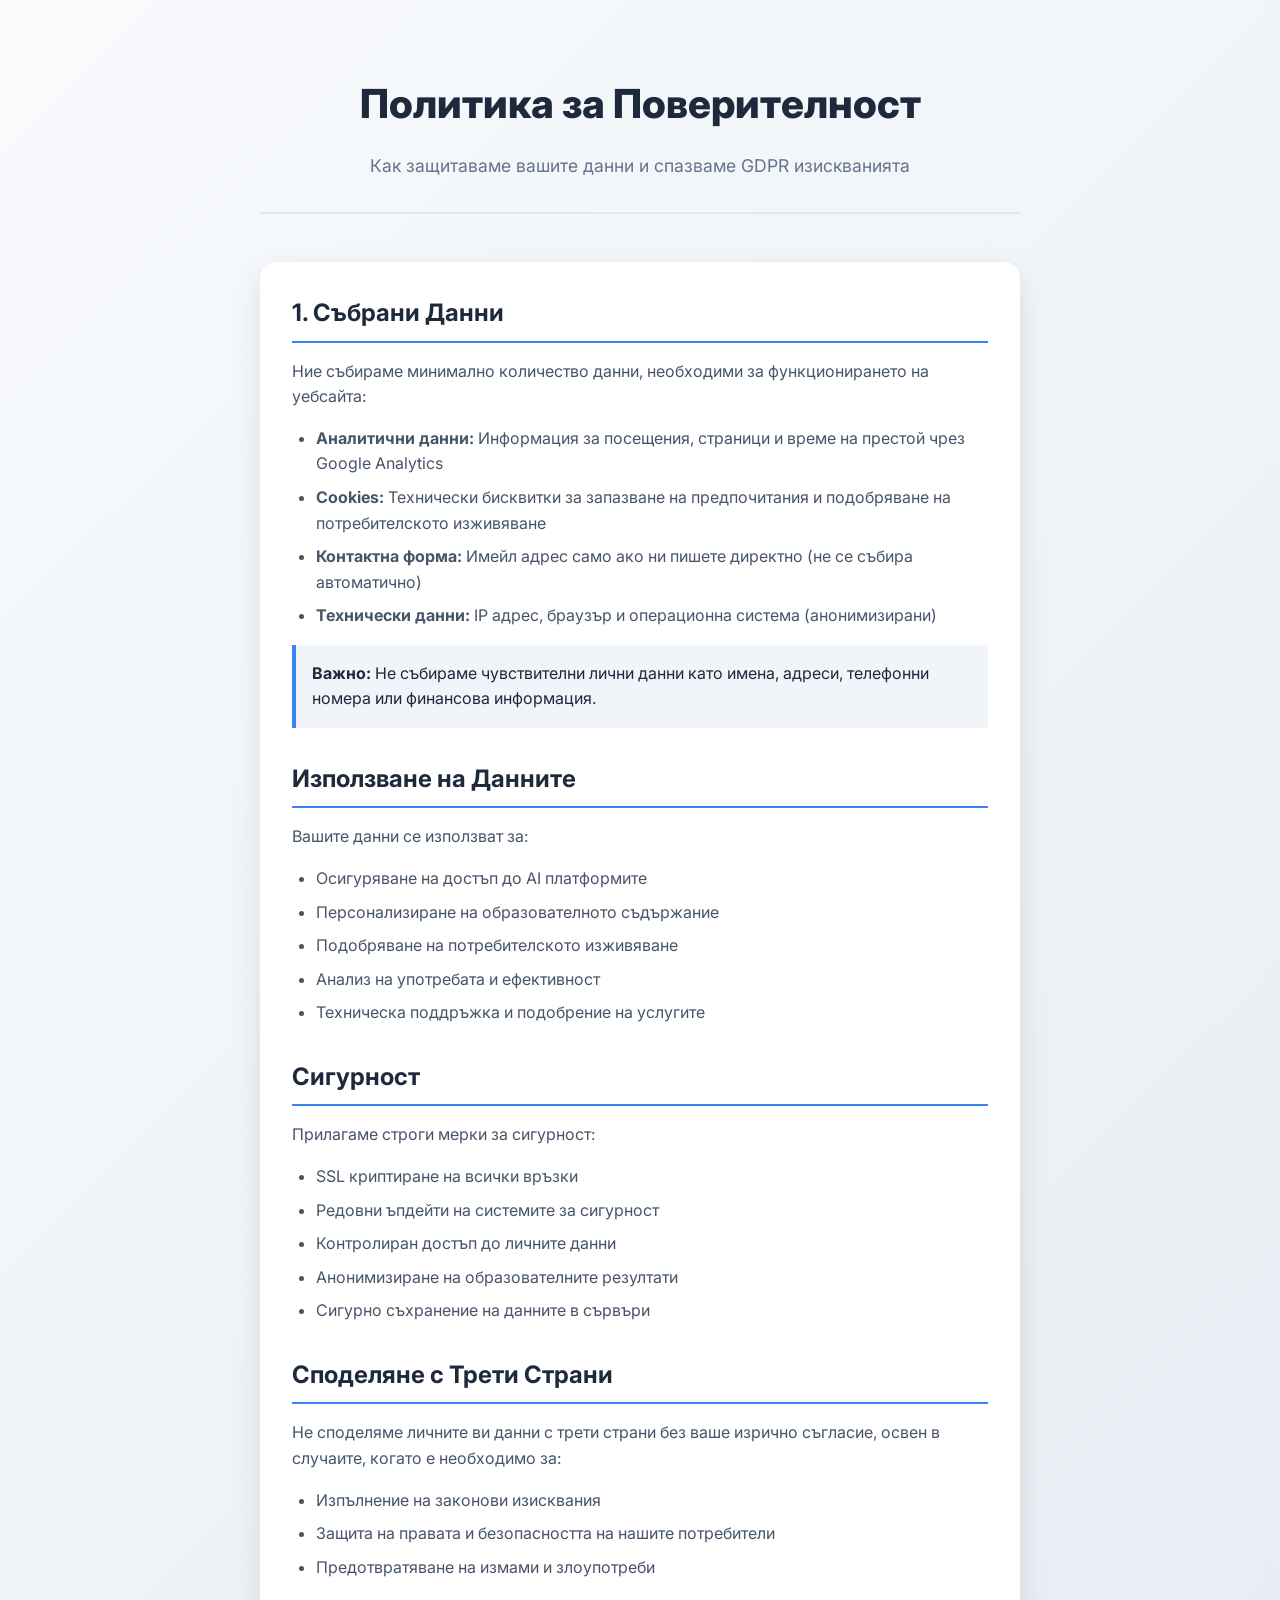
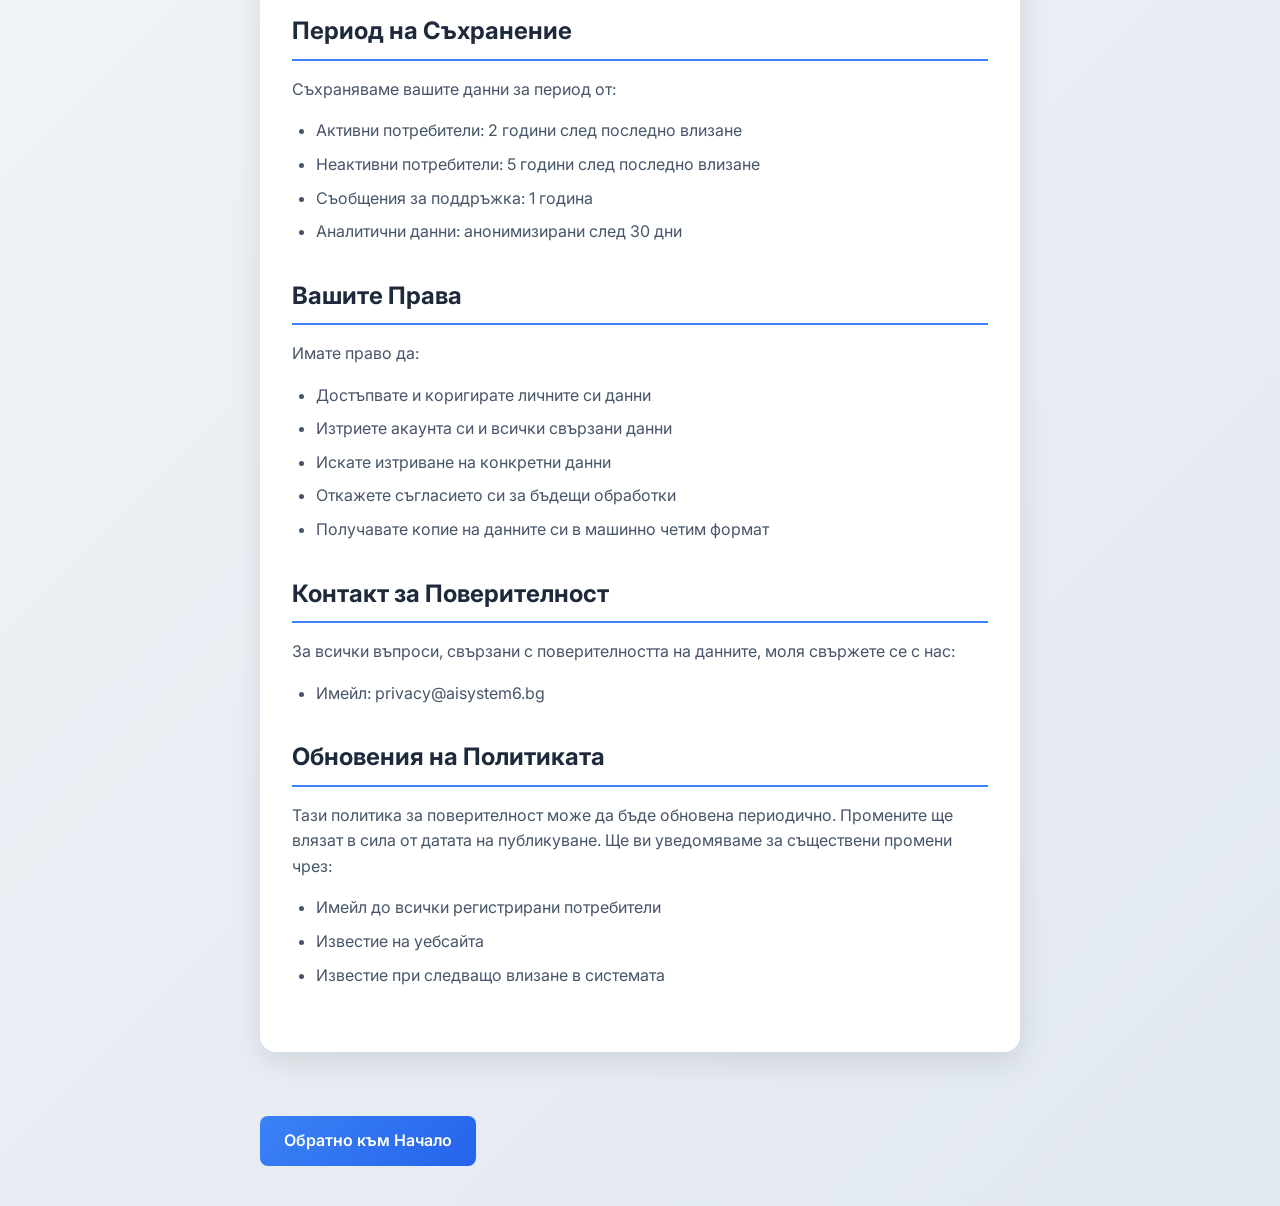
<file: privacy.html>
<!DOCTYPE html>
<html lang="bg">
<head>
    <meta charset="UTF-8">
    <meta name="viewport" content="width=device-width, initial-scale=1.0">
    <title>Privacy Policy - AI Система за Отличен 6.00</title>
    <meta name="description" content="Privacy Policy for AI Система за Отличен 6.00 - Как обработваме вашите данни и защитаваме вашата поверителност.">
    <link rel="preconnect" href="https://fonts.googleapis.com">
    <link rel="preconnect" href="https://fonts.gstatic.com" crossorigin>
    <link href="https://fonts.googleapis.com/css2?family=Inter:wght@300;400;500;600;700&display=swap" rel="stylesheet">
    <link rel="icon" type="image/svg+xml" href="data:image/svg+xml,<svg xmlns='http://www.w3.org/2000/svg' viewBox='0 0 100 100'><text y='.9em' font-size='90'>🔒</text></svg>">
    <style>
        * {
            margin: 0;
            padding: 0;
            box-sizing: border-box;
        }
        
        body {
            font-family: 'Inter', sans-serif;
            line-height: 1.6;
            color: #1e293b;
            background: linear-gradient(135deg, #f8fafc 0%, #e2e8f0 100%);
            min-height: 100vh;
        }
        
        .container {
            max-width: 800px;
            margin: 0 auto;
            padding: 40px 20px;
        }
        
        .header {
            text-align: center;
            margin-bottom: 3rem;
            padding: 2rem 0;
            border-bottom: 2px solid #e2e8f0;
        }
        
        .header h1 {
            font-size: 2.5rem;
            font-weight: 800;
            color: #1e293b;
            margin-bottom: 1rem;
        }
        
        .header p {
            font-size: 1.1rem;
            color: #64748b;
            max-width: 600px;
            margin: 0 auto;
        }
        
        .content {
            background: white;
            border-radius: 16px;
            padding: 2rem;
            box-shadow: 0 10px 30px rgba(0,0,0,0.1);
            margin-bottom: 2rem;
        }
        
        .section {
            margin-bottom: 2rem;
        }
        
        .section h2 {
            font-size: 1.5rem;
            font-weight: 700;
            color: #1e293b;
            margin-bottom: 1rem;
            padding-bottom: 0.5rem;
            border-bottom: 2px solid #3b82f6;
        }
        
        .section p {
            margin-bottom: 1rem;
            color: #475569;
        }
        
        .section ul {
            margin-left: 1.5rem;
            margin-bottom: 1rem;
        }
        
        .section li {
            margin-bottom: 0.5rem;
            color: #475569;
        }
        
        .highlight {
            background: #f1f5f9;
            padding: 1rem;
            border-radius: 0px;
            border-left: 4px solid #3b82f6;
            margin: 1rem 0;
        }
        
        .back-link {
            display: inline-block;
            background: linear-gradient(135deg, #3b82f6, #2563eb);
            color: white;
            padding: 12px 24px;
            border-radius: 8px;
            text-decoration: none;
            font-weight: 600;
            margin-top: 2rem;
            transition: all 0.3s ease;
        }
        
        .back-link:hover {
            transform: translateY(-2px);
            box-shadow: 0 8px 25px rgba(59, 130, 246, 0.3);
        }
        
        @media (max-width: 768px) {
            .container {
                padding: 20px 15px;
            }
            
            .header h1 {
                font-size: 2rem;
            }
            
            .content {
                padding: 1.5rem;
            }
            
            .section h2 {
                font-size: 1.3rem;
            }
        }
    </style>
</head>
<body>
    <div class="container">
        <div class="header">
            <h1>Политика за Поверителност</h1>
            <p>Как защитаваме вашите данни и спазваме GDPR изискванията</p>
        </div>
        
        <div class="content">
            <div class="section">
                <h2>1. Събрани Данни</h2>
                <p>Ние събираме минимално количество данни, необходими за функционирането на уебсайта:</p>
                <ul>
                    <li><strong>Аналитични данни:</strong> Информация за посещения, страници и време на престой чрез Google Analytics</li>
                    <li><strong>Cookies:</strong> Технически бисквитки за запазване на предпочитания и подобряване на потребителското изживяване</li>
                    <li><strong>Контактна форма:</strong> Имейл адрес само ако ни пишете директно (не се събира автоматично)</li>
                    <li><strong>Технически данни:</strong> IP адрес, браузър и операционна система (анонимизирани)</li>
                </ul>
                <div class="highlight">
                    <strong>Важно:</strong> Не събираме чувствителни лични данни като имена, адреси, телефонни номера или финансова информация.
                </div>
            </div>
            
            <div class="section">
                <h2>Използване на Данните</h2>
                <p>Вашите данни се използват за:</p>
                <ul>
                    <li>Осигуряване на достъп до AI платформите</li>
                    <li>Персонализиране на образователното съдържание</li>
                    <li>Подобряване на потребителското изживяване</li>
                    <li>Анализ на употребата и ефективност</li>
                    <li>Техническа поддръжка и подобрение на услугите</li>
                </ul>
            </div>
            
            <div class="section">
                <h2>Сигурност</h2>
                <p>Прилагаме строги мерки за сигурност:</p>
                <ul>
                    <li>SSL криптиране на всички връзки</li>
                    <li>Редовни ъпдейти на системите за сигурност</li>
                    <li>Контролиран достъп до личните данни</li>
                    <li>Анонимизиране на образователните резултати</li>
                    <li>Сигурно съхранение на данните в сървъри</li>
                </ul>
            </div>
            
            <div class="section">
                <h2>Споделяне с Трети Страни</h2>
                <p>Не споделяме личните ви данни с трети страни без ваше изрично съгласие, освен в случаите, когато е необходимо за:</p>
                <ul>
                    <li>Изпълнение на законови изисквания</li>
                    <li>Защита на правата и безопасността на нашите потребители</li>
                    <li>Предотвратяване на измами и злоупотреби</li>
                </ul>
            </div>
            
            <div class="section">
                <h2>Период на Съхранение</h2>
                <p>Съхраняваме вашите данни за период от:</p>
                <ul>
                    <li>Активни потребители: 2 години след последно влизане</li>
                    <li>Неактивни потребители: 5 години след последно влизане</li>
                    <li>Съобщения за поддръжка: 1 година</li>
                    <li>Аналитични данни: анонимизирани след 30 дни</li>
                </ul>
            </div>
            
            <div class="section">
                <h2>Вашите Права</h2>
                <p>Имате право да:</p>
                <ul>
                    <li>Достъпвате и коригирате личните си данни</li>
                    <li>Изтриете акаунта си и всички свързани данни</li>
                    <li>Искате изтриване на конкретни данни</li>
                    <li>Откажете съгласието си за бъдещи обработки</li>
                    <li>Получавате копие на данните си в машинно четим формат</li>
                </ul>
            </div>
            
            <div class="section">
                <h2>Контакт за Поверителност</h2>
                <p>За всички въпроси, свързани с поверителността на данните, моля свържете се с нас:</p>
                <ul>
                    <li>Имейл: privacy@aisystem6.bg</li>
                </ul>
            </div>
            
            <div class="section">
                <h2>Обновения на Политиката</h2>
                <p>Тази политика за поверителност може да бъде обновена периодично. Промените ще влязат в сила от датата на публикуване. Ще ви уведомяваме за съществени промени чрез:</p>
                <ul>
                    <li>Имейл до всички регистрирани потребители</li>
                    <li>Известие на уебсайта</li>
                    <li>Известие при следващо влизане в системата</li>
                </ul>
            </div>
        </div>
        
        <a href="index.html" class="back-link">Обратно към Начало</a>
    </div>
</body>
</html>
</file>
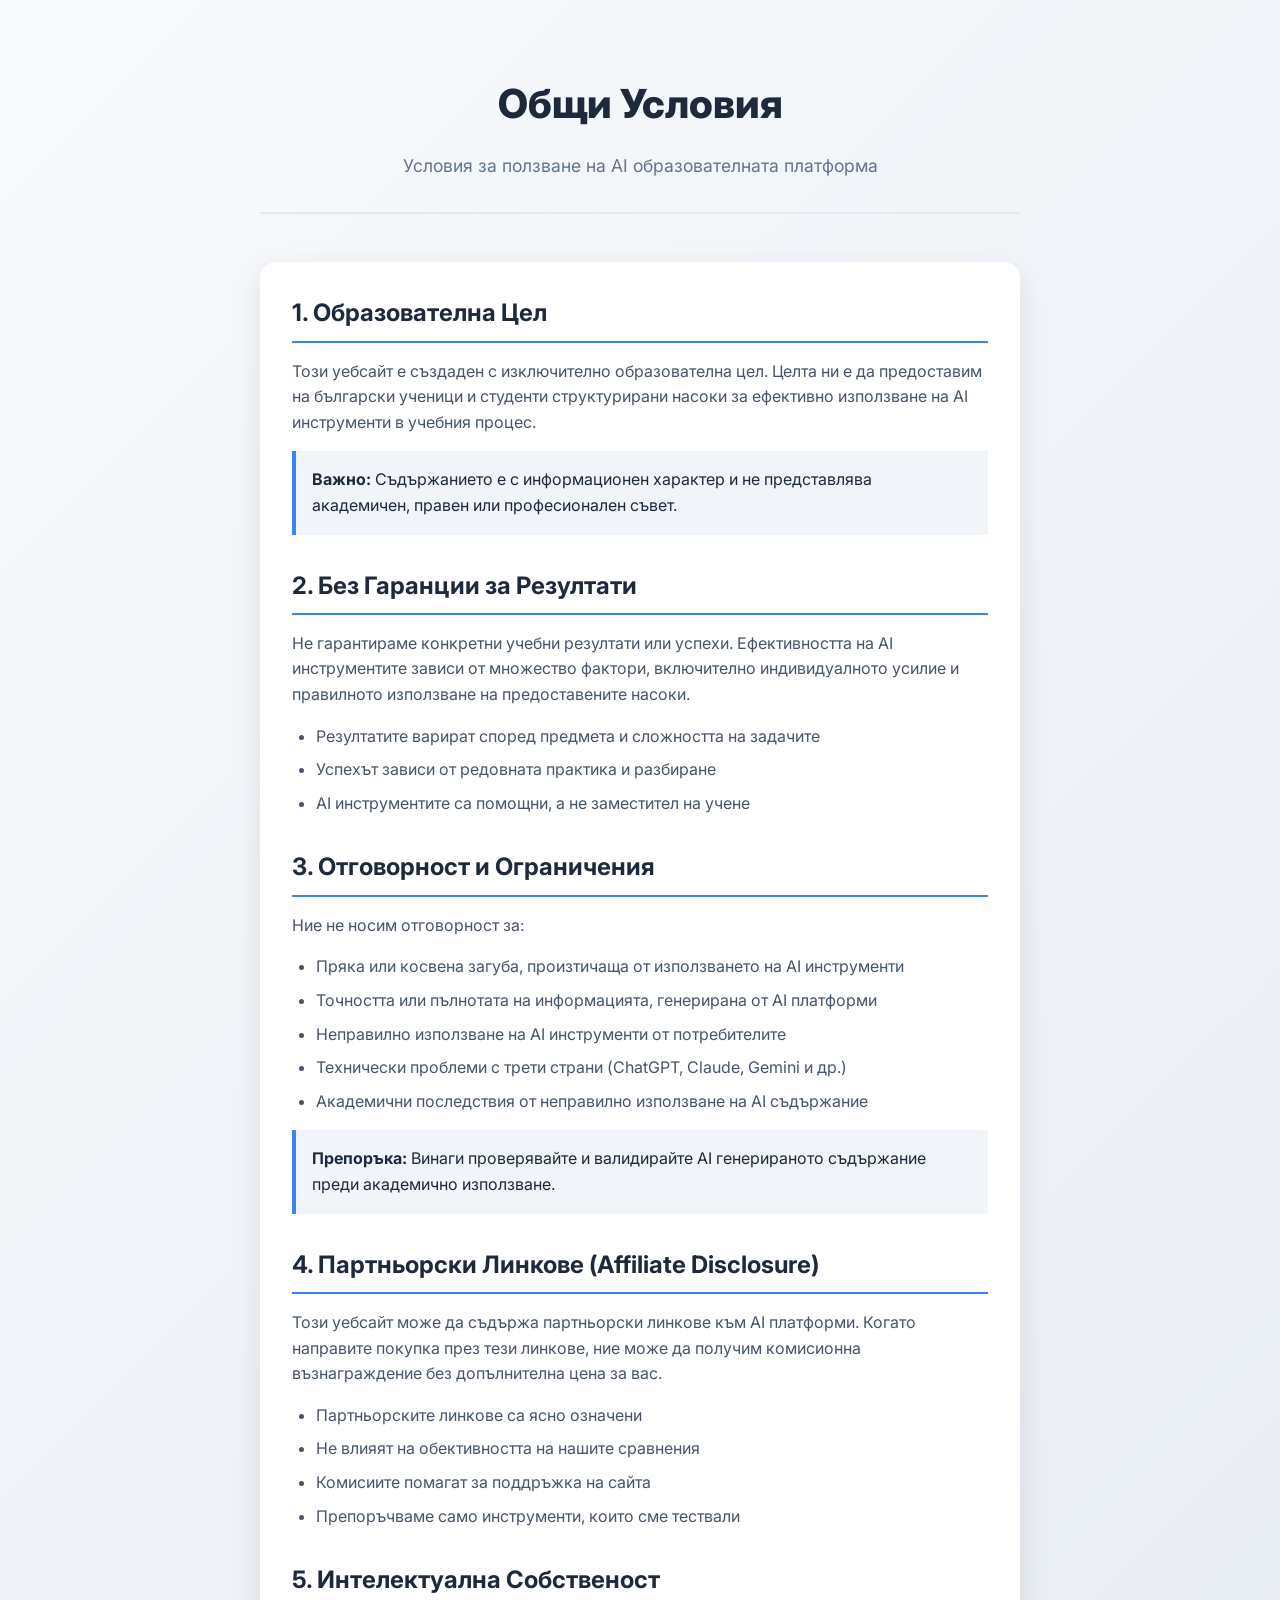
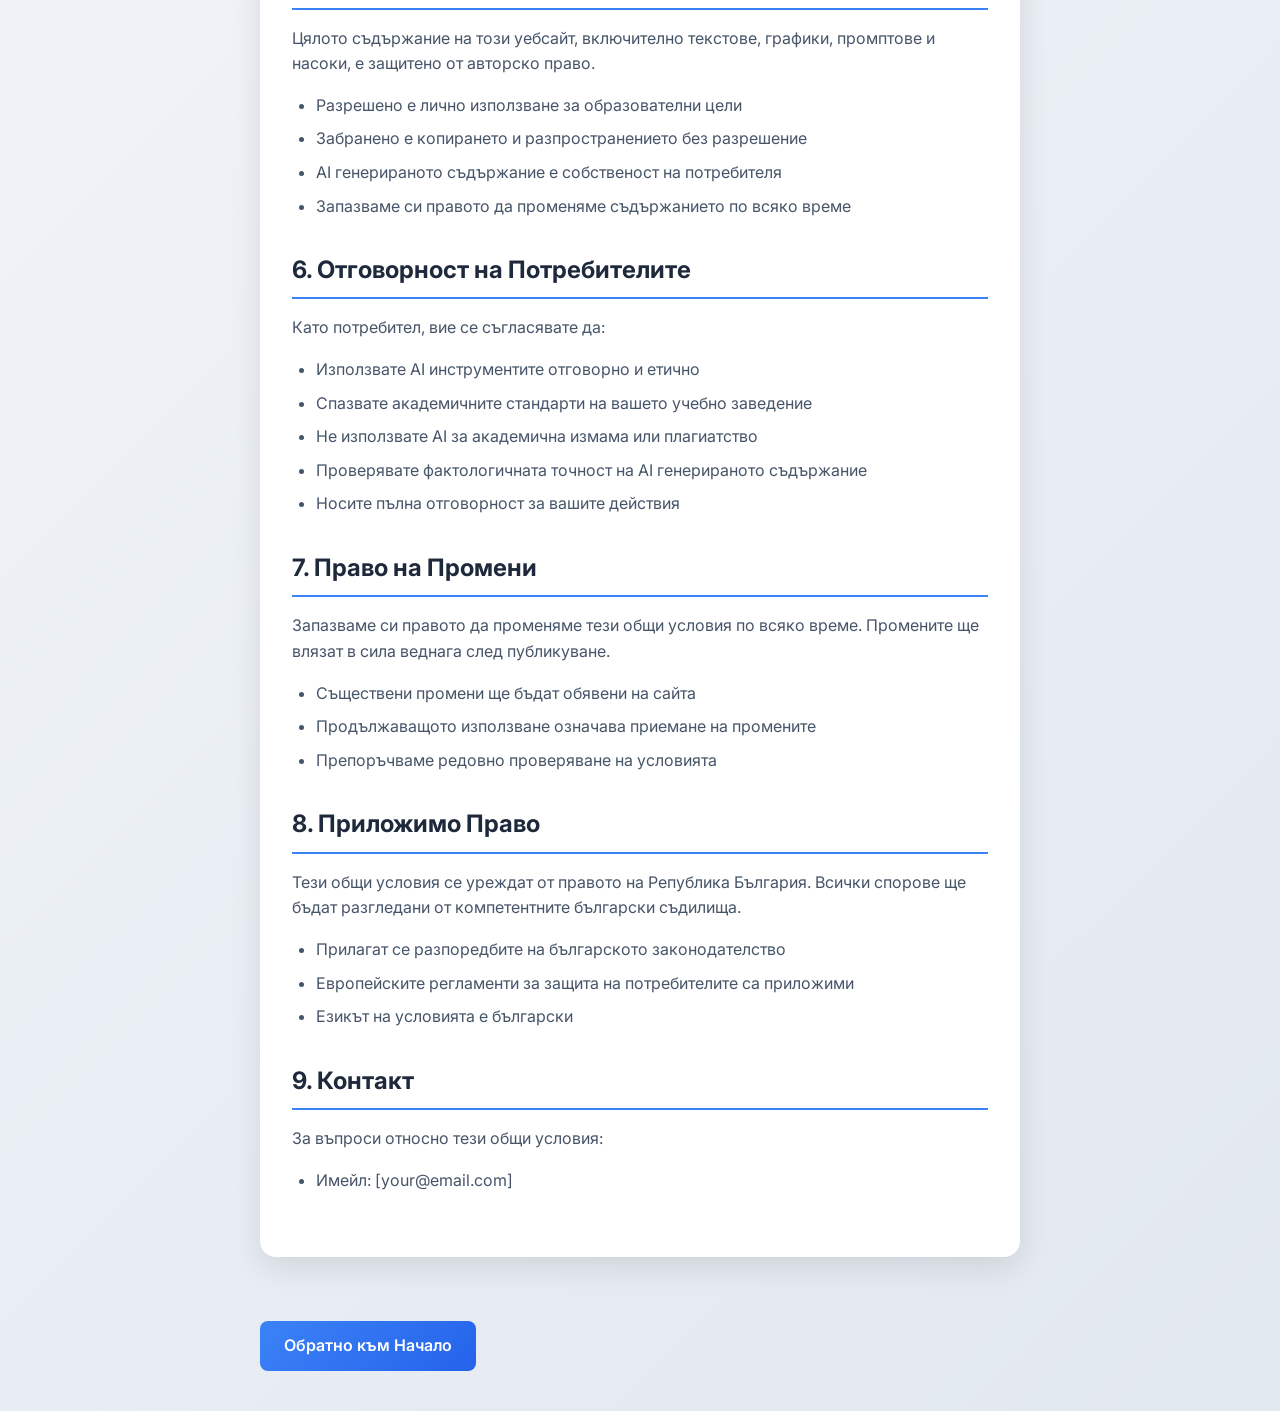
<file: terms.html>
<!DOCTYPE html>
<html lang="bg">
<head>
    <meta charset="UTF-8">
    <meta name="viewport" content="width=device-width, initial-scale=1.0">
    <title>Общи условия - AI Образователен Портал</title>
    <meta name="description" content="Общи условия за използване на AI образователна платформа за български ученици и студенти.">
    <link rel="preconnect" href="https://fonts.googleapis.com">
    <link rel="preconnect" href="https://fonts.gstatic.com" crossorigin>
    <link href="https://fonts.googleapis.com/css2?family=Inter:wght@300;400;500;600;700&display=swap" rel="stylesheet">
    <link rel="icon" type="image/svg+xml" href="data:image/svg+xml,<svg xmlns='http://www.w3.org/2000/svg' viewBox='0 0 100 100'><text y='.9em' font-size='90'>📋</text></svg>">
    <style>
        * {
            margin: 0;
            padding: 0;
            box-sizing: border-box;
        }
        
        body {
            font-family: 'Inter', sans-serif;
            line-height: 1.6;
            color: #1e293b;
            background: linear-gradient(135deg, #f8fafc 0%, #e2e8f0 100%);
            min-height: 100vh;
        }
        
        .container {
            max-width: 800px;
            margin: 0 auto;
            padding: 40px 20px;
        }
        
        .header {
            text-align: center;
            margin-bottom: 3rem;
            padding: 2rem 0;
            border-bottom: 2px solid #e2e8f0;
        }
        
        .header h1 {
            font-size: 2.5rem;
            font-weight: 800;
            color: #1e293b;
            margin-bottom: 1rem;
        }
        
        .header p {
            font-size: 1.1rem;
            color: #64748b;
            max-width: 600px;
            margin: 0 auto;
        }
        
        .content {
            background: white;
            border-radius: 16px;
            padding: 2rem;
            box-shadow: 0 10px 30px rgba(0,0,0,0.1);
            margin-bottom: 2rem;
        }
        
        .section {
            margin-bottom: 2rem;
        }
        
        .section h2 {
            font-size: 1.5rem;
            font-weight: 700;
            color: #1e293b;
            margin-bottom: 1rem;
            padding-bottom: 0.5rem;
            border-bottom: 2px solid #3b82f6;
        }
        
        .section p {
            margin-bottom: 1rem;
            color: #475569;
        }
        
        .section ul {
            margin-left: 1.5rem;
            margin-bottom: 1rem;
        }
        
        .section li {
            margin-bottom: 0.5rem;
            color: #475569;
        }
        
        .highlight {
            background: #f1f5f9;
            padding: 1rem;
            border-radius: 0px;
            border-left: 4px solid #3b82f6;
            margin: 1rem 0;
        }
        
        .back-link {
            display: inline-block;
            background: linear-gradient(135deg, #3b82f6, #2563eb);
            color: white;
            padding: 12px 24px;
            border-radius: 0px;
            text-decoration: none;
            font-weight: 600;
            margin-top: 2rem;
            transition: all 0.3s ease;
        }
        
        .back-link:hover {
            transform: translateY(-2px);
            box-shadow: 0 8px 25px rgba(59, 130, 246, 0.3);
        }
        
        @media (max-width: 768px) {
            .container {
                padding: 20px 15px;
            }
            
            .header h1 {
                font-size: 2rem;
            }
            
            .content {
                padding: 1.5rem;
            }
            
            .section h2 {
                font-size: 1.3rem;
            }
        }
    </style>
</head>
<body>
    <div class="container">
        <div class="header">
            <h1>Общи Условия</h1>
            <p>Условия за ползване на AI образователната платформа</p>
        </div>
        
        <div class="content">
            <div class="section">
                <h2>1. Образователна Цел</h2>
                <p>Този уебсайт е създаден с изключително образователна цел. Целта ни е да предоставим на български ученици и студенти структурирани насоки за ефективно използване на AI инструменти в учебния процес.</p>
                <div class="highlight">
                    <strong>Важно:</strong> Съдържанието е с информационен характер и не представлява академичен, правен или професионален съвет.
                </div>
            </div>
            
            <div class="section">
                <h2>2. Без Гаранции за Резултати</h2>
                <p>Не гарантираме конкретни учебни резултати или успехи. Ефективността на AI инструментите зависи от множество фактори, включително индивидуалното усилие и правилното използване на предоставените насоки.</p>
                <ul>
                    <li>Резултатите варират според предмета и сложността на задачите</li>
                    <li>Успехът зависи от редовната практика и разбиране</li>
                    <li>AI инструментите са помощни, а не заместител на учене</li>
                </ul>
            </div>
            
            <div class="section">
                <h2>3. Отговорност и Ограничения</h2>
                <p>Ние не носим отговорност за:</p>
                <ul>
                    <li>Пряка или косвена загуба, произтичаща от използването на AI инструменти</li>
                    <li>Точността или пълнотата на информацията, генерирана от AI платформи</li>
                    <li>Неправилно използване на AI инструменти от потребителите</li>
                    <li>Технически проблеми с трети страни (ChatGPT, Claude, Gemini и др.)</li>
                    <li>Академични последствия от неправилно използване на AI съдържание</li>
                </ul>
                <div class="highlight">
                    <strong>Препоръка:</strong> Винаги проверявайте и валидирайте AI генерираното съдържание преди академично използване.
                </div>
            </div>
            
            <div class="section">
                <h2>4. Партньорски Линкове (Affiliate Disclosure)</h2>
                <p>Този уебсайт може да съдържа партньорски линкове към AI платформи. Когато направите покупка през тези линкове, ние може да получим комисионна възнаграждение без допълнителна цена за вас.</p>
                <ul>
                    <li>Партньорските линкове са ясно означени</li>
                    <li>Не влияят на обективността на нашите сравнения</li>
                    <li>Комисиите помагат за поддръжка на сайта</li>
                    <li>Препоръчваме само инструменти, които сме тествали</li>
                </ul>
            </div>
            
            <div class="section">
                <h2>5. Интелектуална Собственост</h2>
                <p>Цялото съдържание на този уебсайт, включително текстове, графики, промптове и насоки, е защитено от авторско право.</p>
                <ul>
                    <li>Разрешено е лично използване за образователни цели</li>
                    <li>Забранено е копирането и разпространението без разрешение</li>
                    <li>AI генерираното съдържание е собственост на потребителя</li>
                    <li>Запазваме си правото да променяме съдържанието по всяко време</li>
                </ul>
            </div>
            
            <div class="section">
                <h2>6. Отговорност на Потребителите</h2>
                <p>Като потребител, вие се съгласявате да:</p>
                <ul>
                    <li>Използвате AI инструментите отговорно и етично</li>
                    <li>Спазвате академичните стандарти на вашето учебно заведение</li>
                    <li>Не използвате AI за академична измама или плагиатство</li>
                    <li>Проверявате фактологичната точност на AI генерираното съдържание</li>
                    <li>Носите пълна отговорност за вашите действия</li>
                </ul>
            </div>
            
            <div class="section">
                <h2>7. Право на Промени</h2>
                <p>Запазваме си правото да променяме тези общи условия по всяко време. Промените ще влязат в сила веднага след публикуване.</p>
                <ul>
                    <li>Съществени промени ще бъдат обявени на сайта</li>
                    <li>Продължаващото използване означава приемане на промените</li>
                    <li>Препоръчваме редовно проверяване на условията</li>
                </ul>
            </div>
            
            <div class="section">
                <h2>8. Приложимо Право</h2>
                <p>Тези общи условия се уреждат от правото на Република България. Всички спорове ще бъдат разгледани от компетентните български съдилища.</p>
                <ul>
                    <li>Прилагат се разпоредбите на българското законодателство</li>
                    <li>Европейските регламенти за защита на потребителите са приложими</li>
                    <li>Езикът на условията е български</li>
                </ul>
            </div>
            
            <div class="section">
                <h2>9. Контакт</h2>
                <p>За въпроси относно тези общи условия:</p>
                <ul>
                    <li>Имейл: [your@email.com]</li>
                </ul>
            </div>
        </div>
        
        <a href="index.html" class="back-link" style="border-radius: 8px;">Обратно към Начало</a>
    </div>
</body>
</html>
</file>
<file: styles.css>
/* Premium Minimal Design System */
:root {
    --color-primary: #8b5cf6;
    --color-primary-dark: #7c3aed;
    --color-secondary: #6366f1;
    --color-accent: #84cc16;
    --color-accent-light: #bef264;
    --color-success: #22c55e;
    --color-warning: #f59e0b;
    --color-danger: #ef4444;
    --color-dark: #1e1b4b;
    --color-darker: #0f0847;
    --color-gray: #64748b;
    --color-light: #f8fafc;
    --color-white: #ffffff;
    --color-border: #e2e8f0;
    --color-surface: #fafbfc;
    --color-surface-alt: #f5f7fa;
    --shadow-sm: 0 1px 2px 0 rgba(0, 0, 0, 0.03);
    --shadow-md: 0 4px 6px -1px rgba(0, 0, 0, 0.05), 0 2px 4px -1px rgba(0, 0, 0, 0.03);
    --shadow-lg: 0 10px 15px -3px rgba(0, 0, 0, 0.08), 0 4px 6px -2px rgba(0, 0, 0, 0.05);
    --shadow-xl: 0 20px 25px -5px rgba(0, 0, 0, 0.1), 0 10px 10px -5px rgba(0, 0, 0, 0.04);
    --shadow-2xl: 0 25px 50px -12px rgba(0, 0, 0, 0.15);
    --shadow-glow: 0 0 20px rgba(132, 204, 22, 0.3);
    --shadow-glow-lg: 0 0 30px rgba(132, 204, 22, 0.5);
    --radius-sm: 0.375rem;
    --radius-md: 0.5rem;
    --radius-lg: 0.75rem;
    --radius-xl: 1rem;
    --radius-2xl: 1.5rem;
    --spacing-xs: 0.25rem;
    --spacing-sm: 0.5rem;
    --spacing-md: 1rem;
    --spacing-lg: 1.5rem;
    --spacing-xl: 2rem;
    --spacing-2xl: 3rem;
    --spacing-3xl: 4rem;
    --spacing-4xl: 5rem;
    --spacing-5xl: 6rem;
}

/* Premium Typography */
h1, h2, h3, h4, h5, h6 {
    font-weight: 600;
    line-height: 1.2;
    letter-spacing: -0.025em;
    color: var(--color-dark);
}

h1 { font-size: 3.5rem; }
h2 { font-size: 2.75rem; }
h3 { font-size: 2rem; }
h4 { font-size: 1.5rem; }
h5 { font-size: 1.25rem; }
h6 { font-size: 1.125rem; }

p {
    font-size: 1.125rem;
    line-height: 1.7;
    color: var(--color-gray);
    font-weight: 400;
    max-width: 65ch;
}

/* Premium Section Spacing */
section {
    padding: var(--spacing-5xl) 0;
}

/* Premium Container */
.container {
    max-width: 1200px;
    margin: 0 auto;
    padding: 0 var(--spacing-xl);
}

.container-wide {
    max-width: 1400px;
    margin: 0 auto;
    padding: 0 var(--spacing-xl);
}

.skip-link {
    position: absolute;
    top: -40px;
    left: 6px;
    background: var(--color-primary);
    color: var(--color-white);
    padding: var(--spacing-sm) var(--spacing-md);
    text-decoration: none;
    border-radius: var(--radius-sm);
    z-index: 1000;
    transition: top 0.3s ease, background-color 0.3s ease;
    font-weight: 500;
    font-size: 0.875rem;
}

.skip-link:focus {
    top: 6px;
}

/* Focus indicators */

button:focus,
a:focus,
input:focus,
textarea:focus {
    outline: 3px solid var(--color-primary);
    outline-offset: 2px;
    border-radius: var(--radius-sm);
}

/* Screen reader only text */

.sr-only {
    position: absolute;
    width: 1px;
    height: 1px;
    padding: 0;
    margin: -1px;
    overflow: hidden;
    clip: rect(0, 0, 0, 0);
    white-space: nowrap;
    border: 0;
}

/* Icon fallbacks */

.feature-icon, .benefit-icon {
    font-size: 2rem;
    text-align: center;
    align-items: center;
    justify-content: center;
    width: 60px;
    height: 60px;
    margin-bottom: 1rem;
    justify-self: center;
}

/* Fallback for browsers that don't support emojis */

@supports not (font-variation-settings: normal) {
    .feature-icon::before,
    .benefit-icon::before {
        font-family: Arial, sans-serif;
        font-size: 1.5rem;
    }
}

/* Performance Optimizations */

* {
    margin: 0;
    padding: 0;
    box-sizing: border-box;
}

html {
    scroll-behavior: smooth;
    font-display: swap;
}

body {
    font-family: 'Inter', -apple-system, BlinkMacSystemFont, 'Segoe UI', Roboto, 'Helvetica Neue', Arial, sans-serif;
    line-height: 1.6;
    color: var(--color-dark);
    background-color: var(--color-white);
    text-rendering: optimizeSpeed;
    -webkit-font-smoothing: antialiased;
    -moz-osx-font-smoothing: grayscale;
    font-size: 1rem;
    font-weight: 400;
}

/* Reduce motion for users who prefer it */

@media (prefers-reduced-motion: reduce) {
    * {
        animation-duration: 0.01ms !important;
        animation-iteration-count: 1 !important;
        transition-duration: 0.01ms !important;
    }
}

/* High contrast mode support */

@media (prefers-contrast: high) {
    .header {
        background: #111827;
    }
    .benefit-card, .feature-item {
        border: 2px solid #111827;
    }
}

.container {
    max-width: 1400px;
    margin: 0 auto;
    padding: 0 var(--spacing-xl);
    width: 100%;
    min-height: 1px;
}

/* Top Deal Banner - Can be added in HTML */
/* Premium Header - Minimal */
.header {
    background: var(--color-white);
    border-bottom: 1px solid var(--color-border);
    padding: var(--spacing-lg) 0;
    position: sticky;
    top: 0;
    z-index: 100;
    backdrop-filter: blur(10px);
}

.header-content {
    display: flex;
    justify-content: space-between;
    align-items: center;
}

.logo {
    font-size: 1.5rem;
    font-weight: 700;
    color: var(--color-dark);
    text-decoration: none;
}

.nav-menu {
    display: flex;
    gap: var(--spacing-xl);
    list-style: none;
    margin: 0;
    padding: 0;
}

.nav-menu a {
    color: var(--color-gray);
    text-decoration: none;
    font-weight: 500;
    transition: color 0.2s ease;
}

.nav-menu a:hover {
    color: var(--color-primary);
}

/* Cool Hero Card Animations - Moved to combined section */

@keyframes rotateBackground {
    from { transform: rotate(0deg); }
    to { transform: rotate(360deg); }
}

.hero-card h1 {
    font-size: 3rem;
    font-weight: 800;
    color: var(--color-white);
    margin-bottom: var(--spacing-md);
    line-height: 1.2;
    text-shadow: 0 0 15px rgba(139, 92, 246, 0.6);
    position: relative;
    z-index: 2;
}

.hero-card h1::after {
    content: '';
    position: absolute;
    top: 0;
    left: 0;
    right: 0;
    bottom: 0;
    background: linear-gradient(45deg, transparent 30%, rgba(255,255,255,0.1) 50%, transparent 70%);
    animation: shimmerTitle 3s ease-in-out infinite;
    z-index: -1;
}

@keyframes shimmerTitle {
    0%, 100% { opacity: 0; }
    50% { opacity: 1; }
}

/* Cool Target Icon Animation */
.target-icon {
    font-size: 4rem;
    margin-bottom: var(--spacing-lg);
    display: block;
    color: var(--color-accent);
    position: relative;
    animation: targetPulse 2s ease-in-out infinite;
    text-shadow: 0 0 20px rgba(132, 204, 22, 0.5);
}

.target-icon::before {
    content: '';
    position: absolute;
    top: 50%;
    left: 50%;
    width: 120%;
    height: 120%;
    border: 3px solid var(--color-accent);
    border-radius: 50%;
    transform: translate(-50%, -50%);
    opacity: 0.3;
    animation: targetRing 2s ease-in-out infinite;
}

@keyframes targetPulse {
    0%, 100% { transform: scale(1); }
    50% { transform: scale(1.1); }
}

@keyframes targetRing {
    0%, 100% { transform: translate(-50%, -50%) scale(1); opacity: 0.3; }
    50% { transform: translate(-50%, -50%) scale(1.2); opacity: 0.1; }
}

/* Cool Pill Buttons */
.pill-buttons {
    display: flex;
    gap: var(--spacing-md);
    justify-content: center;
    margin: var(--spacing-lg) 0;
    flex-wrap: wrap;
}

.pill-btn {
    background: rgba(255, 255, 255, 0.1);
    color: var(--color-white);
    border: 2px solid rgba(255, 255, 255, 0.2);
    padding: var(--spacing-sm) var(--spacing-xl);
    border-radius: 50px;
    font-size: 1rem;
    font-weight: 600;
    cursor: pointer;
    transition: all 0.3s cubic-bezier(0.25, 0.8, 0.25, 1);
    position: relative;
    overflow: hidden;
    backdrop-filter: blur(10px);
}

.pill-btn::before {
    content: '';
    position: absolute;
    top: 0;
    left: -100%;
    width: 100%;
    height: 100%;
    background: linear-gradient(90deg, transparent, rgba(255,255,255,0.3), transparent);
    transition: left 0.6s ease;
}

.pill-btn:hover {
    background: rgba(255, 255, 255, 0.2);
    border-color: var(--color-accent);
    transform: translateY(-3px) scale(1.05);
    box-shadow: 0 10px 25px rgba(132, 204, 22, 0.3);
}

.pill-btn:hover::before {
    left: 100%;
}

.pill-btn:active {
    transform: translateY(-1px) scale(1.02);
}

.header {
    background: var(--color-white);
    color: var(--color-dark);
    padding: 0;
    position: relative;
    overflow: visible;
    box-shadow: 0 2px 4px rgba(0, 0, 0, 0.05);
}

.header .container {
    display: flex;
    align-items: center;
    justify-content: space-between;
    padding: 1rem var(--spacing-xl);
    max-width: 1400px;
    margin: 0 auto;
}

.header h1 {
    font-size: 1.5rem;
    font-weight: 700;
    margin: 0;
    line-height: 1.2;
    letter-spacing: -0.01em;
    color: var(--color-primary);
    display: flex;
    align-items: center;
    gap: 0.5rem;
}

.tagline {
    display: none;
}

.hero {
    padding: var(--spacing-3xl) 0;
    background: linear-gradient(135deg, #0f172a 0%, #1e293b 50%, #334155 100%);
    position: relative;
    overflow: hidden;
    min-height: 100vh;
    display: flex;
    align-items: center;
}

.hero-content {
    display: grid;
    grid-template-columns: 1.2fr 0.8fr;
    gap: 5rem;
    align-items: center;
    max-width: 1400px;
    margin: 0 auto;
    position: relative;
    z-index: 2;
}

/* Enhanced Hero Elements */
.hero-left {
    z-index: 2;
}

.hero-badge {
    display: inline-block;
    background: linear-gradient(135deg, rgba(59, 130, 246, 0.15), rgba(139, 92, 246, 0.08));
    border: 1px solid rgba(59, 130, 246, 0.3);
    color: #3b82f6;
    padding: 12px 24px;
    border-radius: 12px;
    font-size: 0.85rem;
    font-weight: 700;
    margin-bottom: 2.5rem;
    backdrop-filter: blur(20px);
    letter-spacing: 0.5px;
    text-transform: uppercase;
    box-shadow: 0 8px 32px rgba(59, 130, 246, 0.2);
    position: relative;
    overflow: hidden;
    transition: all 0.3s ease;
}

.hero-badge:hover {
    transform: translateY(-2px);
    box-shadow: 0 12px 40px rgba(59, 130, 246, 0.3);
    border-color: rgba(59, 130, 246, 0.4);
}

.hero-headline h1 {
    font-size: 3.8rem;
    font-weight: 900;
    line-height: 1.05;
    margin-bottom: 2rem;
    color: #ffffff;
    letter-spacing: -1px;
    text-shadow: 0 4px 20px rgba(0,0,0,0.3);
}

.hero-headline h1 span {
    background: linear-gradient(135deg, #3b82f6, #8b5cf6, #ec4899);
    -webkit-background-clip: text;
    -webkit-text-fill-color: transparent;
    background-clip: text;
    background-size: 200% 200%;
    animation: gradient-shift 4s ease-in-out infinite;
}

.hero-subtitle {
    font-size: 1.3rem;
    line-height: 1.6;
    color: #e2e8f6;
    margin-bottom: 3rem;
    font-weight: 500;
    max-width: 650px;
    text-shadow: 0 2px 10px rgba(0,0,0,0.2);
}

.hero-stats-grid {
    display: grid;
    grid-template-columns: repeat(3, 1fr);
    gap: 2rem;
    margin-bottom: 3.5rem;
}

.stat-card-corporate {
    background: linear-gradient(135deg, rgba(255,255,255,0.12), rgba(255,255,255,0.04));
    border: 1px solid rgba(255,255,255,0.2);
    border-radius: 20px;
    padding: 2.5rem 1.5rem;
    text-align: center;
    backdrop-filter: blur(20px);
    transition: all 0.5s cubic-bezier(0.25, 0.8, 0.25, 1);
    position: relative;
    overflow: hidden;
    box-shadow: 0 15px 40px rgba(0,0,0,0.15);
}

.stat-card-corporate:hover {
    transform: translateY(-8px) scale(1.02);
    box-shadow: 0 25px 60px rgba(0,0,0,0.25);
    border-color: rgba(255,255,255,0.3);
}

.stat-icon {
    font-size: 2.5rem;
    margin-bottom: 1rem;
    color: #3b82f6;
    transition: transform 0.3s ease;
}

.stat-card-corporate:hover .stat-icon {
    transform: scale(1.1) rotate(5deg);
}

.hero-actions {
    display: flex;
    gap: 2rem;
    align-items: center;
}

.hero-primary-btn {
    background: linear-gradient(135deg, #3b82f6, #2563eb);
    color: white;
    border: none;
    padding: 22px 45px;
    border-radius: 16px;
    font-size: 1.1rem;
    font-weight: 800;
    cursor: pointer;
    transition: all 0.5s cubic-bezier(0.25, 0.8, 0.25, 1);
    box-shadow: 0 12px 40px rgba(59, 130, 246, 0.4);
    position: relative;
    overflow: hidden;
    text-transform: uppercase;
    letter-spacing: 0.8px;
}

.hero-primary-btn:hover {
    transform: translateY(-3px) scale(1.02);
    box-shadow: 0 20px 50px rgba(59, 130, 246, 0.5);
}

.hero-secondary-btn {
    background: linear-gradient(135deg, rgba(255,255,255,0.1), rgba(255,255,255,0.05));
    color: #ffffff;
    border: 2px solid rgba(255,255,255,0.4);
    padding: 22px 45px;
    border-radius: 16px;
    font-size: 1.1rem;
    font-weight: 700;
    cursor: pointer;
    transition: all 0.5s cubic-bezier(0.25, 0.8, 0.25, 1);
    backdrop-filter: blur(20px);
    text-transform: uppercase;
    letter-spacing: 0.8px;
}

.hero-secondary-btn:hover {
    transform: translateY(-3px) scale(1.02);
    background: linear-gradient(135deg, rgba(255,255,255,0.15), rgba(255,255,255,0.08));
    border-color: rgba(255,255,255,0.6);
    box-shadow: 0 20px 50px rgba(255,255,255,0.1);
}

.hero-right {
    position: relative;
    z-index: 2;
}

.hero-visual-corporate {
    position: relative;
    width: 100%;
    max-width: 600px;
    margin: 0 auto;
}

.main-card {
    background: linear-gradient(135deg, rgba(255,255,255,0.08), rgba(255,255,255,0.02));
    backdrop-filter: blur(40px);
    border: 1px solid rgba(255,255,255,0.2);
    border-radius: 24px;
    padding: 3.5rem;
    position: relative;
    overflow: hidden;
    box-shadow: 0 60px 120px rgba(0,0,0,0.3), 0 0 0 1px rgba(255,255,255,0.1);
    transition: all 0.5s cubic-bezier(0.25, 0.8, 0.25, 1);
}

.main-card:hover {
    transform: translateY(-10px) scale(1.02);
    box-shadow: 0 80px 160px rgba(0,0,0,0.4), 0 0 0 1px rgba(255,255,255,0.2);
}

.ai-icon-container {
    width: 140px;
    height: 140px;
    background: linear-gradient(135deg, #1e293b, #334155);
    border-radius: 24px;
    margin: 0 auto 2.5rem;
    display: flex;
    align-items: center;
    justify-content: center;
    font-size: 3.5rem;
    color: white;
    font-weight: 900;
    box-shadow: 0 20px 50px rgba(30, 41, 59, 0.5), 0 0 0 1px rgba(255,255,255,0.1);
    position: relative;
    transition: all 0.5s ease;
}

.main-card:hover .ai-icon-container {
    transform: scale(1.05) rotate(2deg);
    box-shadow: 0 25px 60px rgba(30, 41, 59, 0.6), 0 0 0 1px rgba(255,255,255,0.2);
}

.ai-pulse {
    position: absolute;
    top: -10px;
    right: -10px;
    width: 35px;
    height: 35px;
    background: linear-gradient(135deg, #3b82f6, #8b5cf6);
    border-radius: 50%;
    animation: pulse-corporate 3s ease-in-out infinite;
    box-shadow: 0 0 20px rgba(59, 130, 246, 0.4);
}

.feature-points {
    display: grid;
    grid-template-columns: repeat(3, 1fr);
    gap: 1.5rem;
    margin-top: 2.5rem;
}

.feature-point {
    text-align: center;
    padding: 1rem;
    background: rgba(255,255,255,0.05);
    border-radius: 12px;
    border: 1px solid rgba(255,255,255,0.1);
    backdrop-filter: blur(10px);
    transition: all 0.3s ease;
}

.feature-point:hover {
    transform: translateY(-3px);
    background: rgba(255,255,255,0.08);
    border-color: rgba(255,255,255,0.2);
}

.feature-dot {
    width: 10px;
    height: 10px;
    background: linear-gradient(135deg, #3b82f6, #2563eb);
    border-radius: 50%;
    margin: 0 auto 0.8rem;
    box-shadow: 0 0 15px rgba(59, 130, 246, 0.4);
    transition: transform 0.3s ease;
}

.feature-point:hover .feature-dot {
    transform: scale(1.2);
    box-shadow: 0 0 25px rgba(255,255,255,0.6);
}

.floating-elements-corporate {
    position: absolute;
    width: 100%;
    height: 100%;
    top: 0;
    left: 0;
    pointer-events: none;
}

.floating-orb {
    position: absolute;
    background: radial-gradient(circle, rgba(59, 130, 246, 0.12) 0%, transparent 70%);
    border-radius: 50%;
    animation: float-corporate 15s ease-in-out infinite;
    filter: blur(1px);
}

/* Enhanced Animations */
@keyframes gradient-shift {
    0%, 100% { background-position: 0% 50%; }
    50% { background-position: 100% 50%; }
}

@keyframes float-corporate {
    0%, 100% { transform: translateY(0px) rotate(0deg); opacity: 0.6; }
    25% { transform: translateY(-30px) rotate(90deg); opacity: 0.8; }
    50% { transform: translateY(-50px) rotate(180deg); opacity: 0.4; }
    75% { transform: translateY(-30px) rotate(270deg); opacity: 0.7; }
}

@keyframes pulse-corporate {
    0%, 100% { opacity: 0.3; transform: scale(0.8); }
    50% { opacity: 0.6; transform: scale(1.2); }
}

.product-preview {
    display: flex;
    justify-content: center;
    align-items: center;
    position: relative;
}

/* Hero Card - Enhanced Styles */
.hero-card {
    background: url(https://img.freepik.com/free-photo/artistic-blurry-colorful-wallpaper-background_58702-8531.jpg) center/cover !important;
    border-radius: 24px;
    padding: 4rem 4.5rem;
    box-shadow: 0 25px 80px rgba(103, 58, 183, 0.6), 0 0 0 1px rgba(255, 255, 255, 0.2), inset 0 1px 0 rgba(255, 255, 255, 0.3);
    text-align: center;
    max-width: 700px;
    width: 100%;
    margin: 0 auto;
    position: relative;
    z-index: 1;
    overflow: hidden;
    border: 2px solid rgba(255, 255, 255, 0.15);
    transition: all 0.5s cubic-bezier(0.25, 0.8, 0.25, 1);
    backdrop-filter: blur(2px);
}

.hero-card::before {
    content: '';
    position: absolute;
    top: 0;
    left: 0;
    right: 0;
    bottom: 0;
    background: linear-gradient(135deg, rgba(139, 92, 246, 0.15) 0%, rgba(168, 85, 247, 0.25) 100%);
    z-index: -1;
    border-radius: 22px;
}

.hero-card::after {
    content: '';
    position: absolute;
    top: -50%;
    left: -50%;
    width: 200%;
    height: 200%;
    background: radial-gradient(circle at 50% 50%, rgba(255, 255, 255, 0.1) 0%, transparent 70%);
    opacity: 0.6;
    animation: shimmerCard 4s ease-in-out infinite;
    z-index: -1;
}

@keyframes shimmerCard {
    0%, 100% { transform: rotate(0deg) scale(1); opacity: 0.6; }
    50% { transform: rotate(180deg) scale(1.1); opacity: 0.3; }
}

.hero-card-content {
    display: flex;
    flex-direction: column;
    align-items: center;
}

.hero-icon {
    font-size: 4rem;
    margin-bottom: 1.5rem;
    display: block;
}

.hero-title {
    font-size: 2.5rem;
    font-weight: 800;
    color: var(--color-white);
    margin: 0 0 0.75rem 0;
    line-height: 1.2;
    letter-spacing: -0.02em;
    text-shadow: 0 2px 20px rgba(0, 0, 0, 0.5), 0 0 30px rgba(139, 92, 246, 0.8);
    position: relative;
    z-index: 2;
}

.hero-subtitle {
    font-size: 1.25rem;
    color: var(--color-white);
    margin: 0 0 2rem 0;
    font-weight: 500;
    text-shadow: 0 1px 10px rgba(0, 0, 0, 0.4);
    opacity: 0.95;
}

.hero-features {
    display: flex;
    justify-content: center;
    gap: 0.75rem;
    margin-bottom: 1.5rem;
    flex-wrap: wrap;
}

.hero-feature-tag {
    background: rgba(255, 255, 255, 0.25);
    backdrop-filter: blur(10px);
    color: var(--color-white);
    padding: 0.5rem 1rem;
    border-radius: 12px;
    font-size: 0.95rem;
    font-weight: 600;
    white-space: nowrap;
    box-shadow: 0 4px 15px rgba(0, 0, 0, 0.2), inset 0 1px 0 rgba(255, 255, 255, 0.3);
    border: 1px solid rgba(255, 255, 255, 0.2);
    text-shadow: 0 1px 2px rgba(0, 0, 0, 0.3);
}

.hero-bottom-text {
    font-size: 1.1rem;
    color: var(--color-white);
    margin: 0;
    font-weight: 700;
    text-shadow: 0 2px 10px rgba(0, 0, 0, 0.4);
    opacity: 0.95;
}

.ai-illustration img {
    width: 100%;
    max-width: 450px;
    height: auto;
    border-radius: var(--radius-xl);
    box-shadow: var(--shadow-xl);
    transition: transform 0.4s cubic-bezier(0.4, 0, 0.2, 1), box-shadow 0.4s cubic-bezier(0.4, 0, 0.2, 1);
    will-change: transform;
    display: block;
}

.ai-illustration img:hover {
    transform: translateY(-8px) scale(1.02);
    box-shadow: 0 32px 64px rgba(0, 0, 0, 0.15);
}



/* Fallback icon styling */

#fallback-icon {

    background: linear-gradient(135deg, #f9fafb 0%, #f3f4f6 100%);

    border-radius: 12px;

    box-shadow: 0 20px 40px rgba(0, 0, 0, 0.1);

    max-width: 400px;

    margin: 0 auto;

}



.mockup-dots span:nth-child(3) {

    background: #10b981;

}



.mockup-url {

    flex: 1;

    background: white;

    padding: 4px 8px;

    border-radius: 4px;

    font-size: 0.8rem;

    color: #6b7280;

}



.mockup-content {

    padding: 2rem;

}



.mockup-nav {

    display: flex;

    justify-content: space-between;

    align-items: center;

    margin-bottom: 2rem;

    padding-bottom: 1rem;

    border-bottom: 1px solid #f3f4f6;

}



.mockup-logo {

    font-weight: 600;

    color: #1f2937;

}



.mockup-menu {

    font-size: 0.9rem;

    color: #6b7280;

}



.mockup-hero h2 {

    font-size: 1.5rem;

    color: #1f2937;

    margin-bottom: 0.5rem;

}



.mockup-hero p {

    color: #6b7280;

}



.hero-text {
    position: relative;
    z-index: 1;
}

.hero-text h2 {
    font-size: 3.5rem;
    font-weight: 800;
    color: var(--color-white);
    margin-bottom: var(--spacing-lg);
    line-height: 1.1;
    letter-spacing: -0.025em;
}

.hero-text p {
    font-size: 1.25rem;
    color: rgba(255, 255, 255, 0.9);
    margin-bottom: var(--spacing-xl);
    line-height: 1.7;
    font-weight: 400;
}



.hero-stats {
    display: flex;
    gap: var(--spacing-xl);
    margin-top: var(--spacing-lg);
}

.stat {
    text-align: center;
    padding: var(--spacing-md);
    background: rgba(255, 255, 255, 0.1);
    backdrop-filter: blur(10px);
    border-radius: var(--radius-lg);
    border: 1px solid rgba(255, 255, 255, 0.2);
    transition: transform 0.3s ease, box-shadow 0.3s ease;
}

.stat:hover {
    transform: translateY(-2px);
    background: rgba(255, 255, 255, 0.15);
}

.stat-number {
    display: block;
    font-size: 2rem;
    font-weight: 800;
    color: var(--color-white);
    margin-bottom: var(--spacing-xs);
}

.stat-label {
    font-size: 0.875rem;
    color: rgba(255, 255, 255, 0.8);
    font-weight: 500;
    text-transform: uppercase;
    letter-spacing: 0.05em;
}



/* Premium Sections - Minimal & Spacious */
.description {
    background: var(--color-white);
    padding: var(--spacing-5xl) 0;
}

.description-content {
    display: grid;
    grid-template-columns: 1fr 1fr;
    gap: var(--spacing-4xl);
    align-items: start;
}

.description-text h2 {
    font-size: 2.75rem;
    font-weight: 600;
    color: var(--color-dark);
    margin-bottom: var(--spacing-xl);
    line-height: 1.2;
}

.description-text p {
    margin-bottom: var(--spacing-lg);
    max-width: none;
}

.description-features {
    display: flex;
    flex-direction: column;
    gap: var(--spacing-xl);
}

.feature-item {
    display: flex;
    align-items: flex-start;
    gap: var(--spacing-lg);
    padding: 0;
    background: transparent;
    border: none;
    box-shadow: none;
}

.feature-icon {
    font-size: 1.5rem;
    color: var(--color-primary);
    flex-shrink: 0;
    width: 40px;
    height: 40px;
    display: flex;
    align-items: center;
    justify-content: center;
}

.feature-item h3 {
    font-size: 1.25rem;
    font-weight: 600;
    color: var(--color-dark);
    margin-bottom: var(--spacing-sm);
}

.feature-item p {
    font-size: 1rem;
    color: var(--color-gray);
    margin: 0;
    max-width: 55ch;
}

/* Premium Benefits Section - Open Layout */
.benefits {
    background: var(--color-surface);
    padding: var(--spacing-5xl) 0;
}

.benefits-content {
    text-align: center;
}

.benefits h2 {
    font-size: 2.75rem;
    font-weight: 600;
    color: var(--color-dark);
    margin-bottom: var(--spacing-4xl);
    text-align: center;
}

.benefits-grid {
    display: grid;
    grid-template-columns: repeat(auto-fit, minmax(300px, 1fr));
    gap: var(--spacing-3xl);
    max-width: 1000px;
    margin: 0 auto;
}

.benefit-card {
    background: transparent;
    padding: 0;
    text-align: center;
    border: none;
    box-shadow: none;
    transition: none;
}

.benefit-icon {
    font-size: 3rem;
    margin-bottom: var(--spacing-lg);
    display: block;
    color: var(--color-primary);
}

.benefit-card h3 {
    font-size: 1.5rem;
    font-weight: 600;
    color: var(--color-dark);
    margin-bottom: var(--spacing-md);
}

.benefit-card p {
    font-size: 1.125rem;
    color: var(--color-gray);
    line-height: 1.6;
    max-width: 45ch;
    margin: 0 auto;
}

/* Description Section */
.description {
    padding: var(--spacing-3xl) 0;
    background: var(--color-light);
}

.description h2,
.benefits h2,
.whats-inside h2,
.ai-comparison h2,
.ai-strategy-framework h2 {
    font-size: 2.5rem;
    font-weight: 800;
    text-align: center;
    margin-bottom: var(--spacing-2xl);
    color: var(--color-dark);
    letter-spacing: -0.025em;
    position: relative;
}

.description h2::after,
.benefits h2::after,
.whats-inside h2::after {
    content: '';
    position: absolute;
    bottom: -10px;
    left: 50%;
    transform: translateX(-50%);
    width: 60px;
    height: 4px;
    background: var(--color-primary);
    border-radius: 2px;
}

.description-grid,
.problem-grid,
.solution-content,
.preview-container {
    display: grid;
    grid-template-columns: 1fr 1fr;
    gap: var(--spacing-3xl);
    align-items: start;
}

/* Modern Text Styling */
.description-text p,
.problem-text p,
.solution-text p,
.preview-text p {
    font-size: 1.125rem;
    color: var(--color-gray);
    margin-bottom: var(--spacing-lg);
    line-height: 1.7;
    font-weight: 400;
}

.features-list {
    display: flex;
    flex-direction: column;
    gap: var(--spacing-lg);
}

.feature-item {
    display: flex;
    align-items: center;
    gap: var(--spacing-md);
    padding: var(--spacing-lg);
    background: var(--color-white);
    border-radius: var(--radius-lg);
    border: 1px solid var(--color-border);
    box-shadow: var(--shadow-sm);
    transition: all 0.3s cubic-bezier(0.4, 0, 0.2, 1);
    position: relative;
    overflow: hidden;
}

.feature-item::before,
.system-card::before {
    content: '';
    position: absolute;
    top: 0;
    left: 0;
    right: 0;
    height: 3px;
    background: var(--color-primary);
    transform: scaleX(0);
    transition: transform 0.3s ease;
}

.feature-item:hover::before,

.system-card:hover::before {
    transform: scaleX(1);
}

.feature-item:hover,

.system-card:hover,
.blog-card:hover {
    transform: translateY(-4px);
    box-shadow: var(--shadow-lg);
    border-color: var(--color-primary);
}

.feature-icon {
    font-size: 1.5rem;
    width: 48px;
    height: 48px;
    display: flex;
    align-items: center;
    justify-content: center;
    background: var(--color-light);
    border-radius: var(--radius-md);
    border: 1px solid var(--color-border);
    flex-shrink: 0;
}

.feature-item h3 {
    font-size: 1.125rem;
    font-weight: 600;
    color: var(--color-dark);
    margin-bottom: var(--spacing-xs);
}

.feature-item p {
    font-size: 0.875rem;
    color: var(--color-gray);
    line-height: 1.5;
}

/* Benefits Section */
.benefits {
    padding: var(--spacing-3xl) 0;
    background: var(--color-light);
}

.benefits h2 {
    font-size: 2.5rem;
    font-weight: 800;
    text-align: center;
    margin-bottom: var(--spacing-2xl);
    color: var(--color-dark);
    letter-spacing: -0.025em;
}

.benefits-grid {
    display: grid;
    grid-template-columns: repeat(auto-fit, minmax(320px, 1fr));
    gap: var(--spacing-xl);
}

.benefit-card {
    background: var(--color-white);
    padding: var(--spacing-xl);
    border-radius: var(--radius-lg);
    text-align: center;
    border: 1px solid var(--color-border);
    box-shadow: var(--shadow-sm);
    transition: all 0.3s cubic-bezier(0.4, 0, 0.2, 1);
    position: relative;
    overflow: hidden;
    box-shadow: #0f0847;
}

.benefit-icon {
    font-size: 2.5rem;
    margin-bottom: var(--spacing-md);
    display: block;
    color: var(--color-primary);
}

.benefit-card h3 {
    font-size: 1.25rem;
    font-weight: 600;
    color: var(--color-dark);
    margin-bottom: var(--spacing-sm);
}

.benefit-card p {
    color: var(--color-gray);
    font-size: 1rem;
    line-height: 1.6;
}

/* Premium Buttons - Minimal & Intentional */
.primary-btn,
.cta-btn {
    background: var(--color-primary);
    color: var(--color-white);
    border: none;
    padding: var(--spacing-md) var(--spacing-xl);
    border-radius: var(--radius-md);
    font-size: 1rem;
    font-weight: 600;
    cursor: pointer;
    text-decoration: none;
    display: inline-flex;
    align-items: center;
    justify-content: center;
    transition: all 0.2s ease;
    min-height: 44px;
}

.primary-btn:hover,
.cta-btn:hover {
    background: var(--color-primary-dark);
    transform: translateY(-1px);
    box-shadow: var(--shadow-lg);
}

.secondary-btn {
    background: transparent;
    color: var(--color-dark);
    border: 1px solid var(--color-border);
    padding: var(--spacing-md) var(--spacing-xl);
    border-radius: var(--radius-md);
    font-size: 1rem;
    font-weight: 500;
    cursor: pointer;
    text-decoration: none;
    display: inline-flex;
    align-items: center;
    justify-content: center;
    transition: all 0.2s ease;
    min-height: 44px;
}

.secondary-btn:hover {
    border-color: var(--color-primary);
    color: var(--color-primary);
    background: rgba(139, 92, 246, 0.05);
}

/* Premium CTA Section */
.cta-section {
    background: var(--color-surface);
    padding: var(--spacing-5xl) 0;
    text-align: center;
}

.cta-content {
    max-width: 800px;
    margin: 0 auto;
}

.cta-content h2 {
    font-size: 2.75rem;
    font-weight: 600;
    color: var(--color-dark);
    margin-bottom: var(--spacing-xl);
}

.cta-content p {
    font-size: 1.25rem;
    color: var(--color-gray);
    margin-bottom: var(--spacing-2xl);
    max-width: none;
}

.cta-buttons {
    display: flex;
    gap: var(--spacing-lg);
    justify-content: center;
    flex-wrap: wrap;
}

/* Modern Buttons */



/* SEO Content Section */

.seo-content {

    padding: 4rem 0;

    background: white;

}



.seo-content h2 {

    font-size: 2rem;

    font-weight: 700;

    text-align: center;

    margin-bottom: 1rem;

    color: #1f2937;

}



.seo-content > .container > p {

    text-align: center;

    font-size: 1.1rem;

    color: #6b7280;

    margin-bottom: 3rem;

}



.blog-preview {

    display: grid;

    grid-template-columns: repeat(auto-fit, minmax(300px, 1fr));

    gap: 2rem;

}



.blog-card {

    background: #f9fafb;

    padding: 2rem;

    border-radius: 8px;

    border: 1px solid #f3f4f6;

    transition: transform 0.3s ease;

}



.blog-card:hover {

    transform: translateY(-3px);

}



.blog-card h3 {

    font-size: 1.1rem;

    font-weight: 600;

    color: #1f2937;

    margin-bottom: 0.5rem;

}



.blog-card p {

    color: #6b7280;

    font-size: 0.9rem;

}



/* Problem Section */

.problem {

    display: none; /* Скрита секция */

}



.problem h2 {

    font-size: 2rem;

    font-weight: 700;

    text-align: center;

    margin-bottom: 3rem;

    color: #1f2937;

}



.problem-grid {

    display: grid;

    grid-template-columns: 1fr 1fr;

    gap: 4rem;

    align-items: start;

}



.problem-text p {

    font-size: 1.1rem;

    color: #6b7280;

    margin-bottom: 1.5rem;

    line-height: 1.7;

}



.pain-points {

    display: flex;

    flex-direction: column;

    gap: 1.5rem;
}

.pain-point {
    display: flex;
    align-items: center;
    gap: 1rem;
    padding: 1.5rem;
    background: white;
    border-radius: 8px;
    border-left: 4px solid #f3f4f6;
    box-shadow: 0 2px 10px rgba(0, 0, 0, 0.05);
}

.pain-icon {
    font-size: 2rem;
    width: 50px;
    height: 50px;
    display: flex;
    align-items: center;
    justify-content: center;
    background: #fef2f2;
    border-radius: 8px;
}

.pain-point h3 {
    font-size: 1rem;
    font-weight: 600;
    color: #1f2937;
    margin-bottom: 0.25rem;
}

.pain-point p {
    font-size: 0.9rem;
    color: #6b7280;
}

/* Solution Section */

.solution {
    padding: 4rem 0;
    background: var(--color-light);
}

.solution h2 {
    font-size: 2rem;
    font-weight: 700;
    text-align: center;
    margin-bottom: 3rem;
    color: #1f2937;
}

.solution-content {
    display: grid;
    grid-template-columns: 1fr 1fr;
    gap: 4rem;
    align-items: start;
}

.solution-text p {
    font-size: 1.1rem;
    color: #6b7280;
    margin-bottom: 1.5rem;
    line-height: 1.7;
}

.methodology-highlights {
    display: flex;
    flex-direction: column;
    gap: 1.5rem;
}

.methodology-item {
    display: flex;
    align-items: center;
    gap: 1rem;
    padding: 1.5rem;
    background: 
        linear-gradient(135deg, #f8fafc 0%, #e2e8f0 30%, #f1f5f9 60%, #fef3c7 100%),
        radial-gradient(ellipse at 25% 75%, rgba(139, 92, 246, 0.08) 0%, transparent 50%),
        radial-gradient(ellipse at 75% 25%, rgba(168, 85, 247, 0.06) 0%, transparent 50%);
    border-radius: 12px;

    transition: all 0.3s ease;
    box-shadow: 
        0 4px 15px rgba(0, 0, 0, 0.1),
        0 1px 3px rgba(0, 0, 0, 0.05);
    position: relative;
    overflow: hidden;
}

.methodology-item::before {
    content: '';
    position: absolute;
    top: 0;
    left: 0;
    right: 0;
    bottom: 0;
    background: linear-gradient(135deg, 
        rgba(255, 255, 255, 0.8) 0%, 
        rgba(255, 255, 255, 0.4) 100%);
    z-index: 1;
}

.methodology-item p {
    color: #1e293b;
    font-weight: 500;
    position: relative;
    z-index: 2;
    margin: 0;
}

.methodology-item:hover {
    transform: translateY(-5px);
    box-shadow: 
        0 8px 25px rgba(139, 92, 246, 0.2),
        0 1px 3px rgba(0, 0, 0, 0.1);
    border-left-color: var(--color-accent);
}

.methodology-icon {
    font-size: 1.5rem;
    width: 40px;
    height: 40px;
    display: flex;
    align-items: center;
    justify-content: center;
    background: white;
    border-radius: 8px;
}

.methodology-item h3 {
    font-size: 1rem;
    font-weight: 600;
    color: #1f2937;
    margin-bottom: 0.25rem;
}

.methodology-item p {
    font-size: 1.125rem;
    color: #6b7280;
}

/* What's Inside Section */

.whats-inside {
    padding: 4rem 0;
    background: var(--color-light);
}

.whats-inside h2 {
    font-size: 2rem;
    font-weight: 700;
    text-align: center;
    margin-bottom: 3rem;
    color: #1f2937;
}

.systems-grid {
    display: grid;
    grid-template-columns: repeat(auto-fit, minmax(280px, 1fr));
    gap: 2rem;
}

.system-card {
    background: white;
    border-radius: 12px;
    padding: 2rem;
    border: 1px solid #f3f4f6;
    transition: transform 0.3s ease, box-shadow 0.3s ease;
}

.system-card:hover {
    transform: translateY(-5px);
    box-shadow: 0 10px 30px rgba(0, 0, 0, 0.1);
}

.system-header {

    display: flex;

    align-items: center;

    justify-content: space-between;

    margin-bottom: 1.5rem;

    padding-bottom: 1rem;

    border-bottom: 1px solid #f3f4f6;

}



.system-icon {

    font-size: 1.5rem;

    margin-right: 1rem;

}



.system-header h3 {

    font-size: 1.1rem;

    font-weight: 600;

    color: #1f2937;

    flex: 1;

}



.prompt-count {

    background: var(--color-primary);

    color: var(--color-white);

    padding: 0.25rem 0.75rem;

    border-radius: 20px;

    font-size: 0.8rem;

    font-weight: 600;

}



.system-features {

    list-style: none;

}



.system-features li {

    padding: 0.5rem 0;

    color: #6b7280;

    font-size: 0.9rem;

    position: relative;

    padding-left: 1.2rem;

}



.system-features li::before {

    content: "•";

    position: absolute;

    left: 0;

    color: var(--color-primary);

    font-weight: bold;

}



/* PDF Grid Section */

.pdf-grid {

    display: grid;

    grid-template-columns: repeat(auto-fit, minmax(300px, 1fr));

    gap: 2rem;

    margin-bottom: 3rem;

}



.pdf-card {

    background: white;

    border-radius: 16px;

    padding: 2rem;

    text-align: center;

    box-shadow: 0 10px 30px rgba(0, 0, 0, 0.1);

    transition: all 0.3s ease;

    border: 1px solid #f3f4f6;

    position: relative;

    overflow: hidden;

}



.pdf-card:hover {

    transform: translateY(-5px);

    box-shadow: 0 20px 40px rgba(0, 0, 0, 0.15);

}



.pdf-icon {

    font-size: 3rem;

    margin-bottom: 1rem;

    display: block;

}



.pdf-card h3 {

    color: #1f2937;

    font-size: 1.5rem;

    font-weight: 700;

    margin-bottom: 1rem;

}



.pdf-card p {

    color: #6b7280;

    line-height: 1.6;

    margin-bottom: 1.5rem;

}



.pdf-btn {

    background: var(--color-primary);

    color: white;

    border: none;

    padding: 1rem 2rem;

    border-radius: 8px;

    font-size: 1rem;

    font-weight: 600;

    cursor: pointer;

    transition: all 0.3s ease;

    width: 100%;

    display: inline-block;

    text-decoration: none;

}



.pdf-btn:hover {

    transform: translateY(-2px);

    box-shadow: 0 10px 20px rgba(103, 58, 183, 0.4);

}



.pdf-btn:active {

    transform: translateY(0);

}



/* Universal Smooth Hover Effects for All Cards */

/* Base smooth transition for all interactive elements */
.feature-item,
.benefit-card,
.system-card,
.blog-card,
.methodology-item,
.pdf-card,
.stat-card-corporate,
.main-card,
.hero-card,
.stat-item,
.subject-card,
.metric-card-enhanced {
    transition: all 0.4s cubic-bezier(0.25, 0.8, 0.25, 1) !important;
    will-change: transform, box-shadow;
}

/* Enhanced hover effects with smooth animations */
.feature-item:hover,
.system-card:hover,
.blog-card:hover {
    transform: translateY(-6px) scale(1.02) !important;
    box-shadow: 0 20px 40px rgba(0, 0, 0, 0.12) !important;
    border-color: var(--color-primary) !important;
}

.benefit-card:hover {
    transform: translateY(-4px) scale(1.01) !important;
    box-shadow: 0 15px 35px rgba(139, 92, 246, 0.15) !important;
}

.methodology-item:hover {
    transform: translateY(-6px) scale(1.01) !important;
    box-shadow: 
        0 12px 30px rgba(139, 92, 246, 0.15),
        0 0 0 1px rgba(139, 92, 246, 0.1) inset !important;
}

.pdf-card:hover {
    transform: translateY(-6px) scale(1.02) !important;
    box-shadow: 0 15px 35px rgba(239, 68, 68, 0.15) !important;
}

.stat-card-corporate:hover {
    transform: translateY(-10px) scale(1.03) !important;
    box-shadow: 0 30px 60px rgba(0,0,0,0.2) !important;
    border-color: rgba(255,255,255,0.4) !important;
}

.main-card:hover {
    transform: translateY(-12px) scale(1.02) !important;
    box-shadow: 0 40px 80px rgba(0,0,0,0.3), 0 0 0 1px rgba(255,255,255,0.3) !important;
}

.hero-card:hover {
    transform: translateY(-8px) scale(1.01) !important;
    box-shadow: 0 30px 60px rgba(103, 58, 183, 0.4), 0 0 0 1px rgba(255, 255, 255, 0.3) !important;
}

.stat-item:hover {
    transform: translateY(-10px) scale(1.03) !important;
    box-shadow: 0 20px 40px rgba(0,0,0,0.12) !important;
    border-color: rgba(59, 130, 246, 0.25) !important;
}

.subject-card:hover {
    transform: translateY(-15px) scale(1.03) !important;
    box-shadow: 0 25px 50px rgba(0,0,0,0.12) !important;
    border-color: rgba(59, 130, 246, 0.25) !important;
}

.metric-card-enhanced:hover {
    transform: translateY(-12px) scale(1.02) !important;
    box-shadow: 0 30px 50px rgba(0,0,0,0.15) !important;
    border-color: rgba(255,255,255,0.25) !important;
}

/* Smooth icon and element transitions */
.feature-icon,
.benefit-icon,
.stat-icon,
.subject-icon,
.ai-icon-container {
    transition: all 0.3s cubic-bezier(0.25, 0.8, 0.25, 1) !important;
}

.feature-item:hover .feature-icon,
.benefit-card:hover .benefit-icon {
    transform: scale(1.15) rotate(5deg) !important;
}

.stat-card-corporate:hover .stat-icon {
    transform: scale(1.2) rotate(8deg) !important;
}

.subject-card:hover .subject-icon {
    transform: scale(1.15) rotate(8deg) !important;
}

.main-card:hover .ai-icon-container {
    transform: scale(1.08) rotate(3deg) !important;
}

/* Smooth border and background transitions */
.feature-item::before,
.system-card::before,
.methodology-item::before {
    transition: transform 0.4s cubic-bezier(0.25, 0.8, 0.25, 1) !important;
}

/* Enhanced card overlay transitions */
.card-gradient-overlay,
.stat-item::before,
.metric-card-enhanced::before {
    transition: opacity 0.4s cubic-bezier(0.25, 0.8, 0.25, 1) !important;
}

/* Smooth hover effects for buttons and interactive elements */
button,
.pill-btn,
.hero-primary-btn,
.hero-secondary-btn {
    transition: all 0.3s cubic-bezier(0.25, 0.8, 0.25, 1) !important;
    will-change: transform, box-shadow;
}

button:hover,
.pill-btn:hover,
.hero-primary-btn:hover,
.hero-secondary-btn:hover {
    transform: translateY(-3px) scale(1.02) !important;
}

/* Smooth transitions for tags and badges */
.subject-tags span,
.section-badge-prompts,
.hero-feature-tag {
    transition: all 0.3s cubic-bezier(0.25, 0.8, 0.25, 1) !important;
}

.subject-tags span:hover {
    transform: translateY(-2px) scale(1.05) !important;
}

/* Performance optimization */
@media (prefers-reduced-motion: reduce) {
    .feature-item,
    .benefit-card,
    .system-card,
    .blog-card,
    .methodology-item,
    .pdf-card,
    .stat-card-corporate,
    .main-card,
    .hero-card,
    .stat-item,
    .subject-card,
    .metric-card-enhanced {
        transition: none !important;
    }
}

/* Interactive Prompts Section - Enhanced Modern Design - White Theme */
.interactive-prompts {
    padding: 6rem 0;
    background: #ffffff;
    position: relative;
    overflow: hidden;
}

.interactive-prompts::before {
    content: '';
    position: absolute;
    top: 0;
    left: 0;
    right: 0;
    bottom: 0;
    background: radial-gradient(circle at 30% 20%, rgba(59, 130, 246, 0.03) 0%, transparent 50%),
                radial-gradient(circle at 70% 80%, rgba(139, 92, 246, 0.02) 0%, transparent 50%);
    pointer-events: none;
}

/* Section Header Styles */
.section-header-prompts {
    text-align: center;
    margin-bottom: 4rem;
    position: relative;
    z-index: 2;
}

.section-badge-prompts {
    display: inline-block;
    background: linear-gradient(135deg, rgba(59, 130, 246, 0.08), rgba(139, 92, 246, 0.04));
    border: 1px solid rgba(59, 130, 246, 0.15);
    color: #3b82f6;
    padding: 12px 24px;
    border-radius: 12px;
    font-size: 0.85rem;
    font-weight: 700;
    margin-bottom: 2rem;
    backdrop-filter: blur(10px);
    letter-spacing: 0.5px;
    text-transform: uppercase;
    box-shadow: 0 4px 16px rgba(59, 130, 246, 0.1);
    position: relative;
    overflow: hidden;
    transition: all 0.3s ease;
}

.section-badge-prompts:hover {
    transform: translateY(-2px);
    box-shadow: 0 8px 24px rgba(59, 130, 246, 0.15);
    border-color: rgba(59, 130, 246, 0.25);
}

.section-title-prompts {
    font-size: 3.5rem;
    font-weight: 900;
    margin-bottom: 1.5rem;
    color: #1e293b;
    line-height: 1.1;
    letter-spacing: -1px;
}

.title-highlight {
    background: linear-gradient(135deg, #3b82f6, #8b5cf6, #ec4899);
    -webkit-background-clip: text;
    -webkit-text-fill-color: transparent;
    background-clip: text;
    background-size: 200% 200%;
    animation: gradient-shift 4s ease-in-out infinite;
}

.section-subtitle-prompts {
    font-size: 1.3rem;
    color: #64748b;
    max-width: 800px;
    margin: 0 auto;
    line-height: 1.6;
    font-weight: 500;
    opacity: 0.9;
}

/* Stats Bar Styles */
.prompts-stats-bar {
    display: grid;
    grid-template-columns: repeat(4, 1fr);
    gap: 2rem;
    margin-bottom: 4rem;
    position: relative;
    z-index: 2;
}

.stat-item {
    text-align: center;
    background: linear-gradient(135deg, rgba(255,255,255,0.9), rgba(255,255,255,0.7));
    border: 1px solid rgba(59, 130, 246, 0.1);
    border-radius: 20px;
    padding: 2rem 1.5rem;
    backdrop-filter: blur(10px);
    transition: all 0.5s cubic-bezier(0.25, 0.8, 0.25, 1);
    position: relative;
    overflow: hidden;
    box-shadow: 0 4px 20px rgba(0,0,0,0.05);
}

.stat-item::before {
    content: '';
    position: absolute;
    top: 0;
    left: 0;
    right: 0;
    bottom: 0;
    background: linear-gradient(135deg, rgba(59, 130, 246, 0.02), rgba(139, 92, 246, 0.01));
    opacity: 0;
    transition: opacity 0.4s ease;
}

.stat-item:hover::before {
    opacity: 1;
}

.stat-item:hover {
    transform: translateY(-8px) scale(1.02);
    box-shadow: 0 12px 40px rgba(0,0,0,0.1);
    border-color: rgba(59, 130, 246, 0.2);
}

.stat-number {
    font-size: 2.8rem;
    font-weight: 800;
    color: #3b82f6;
    margin-bottom: 0.5rem;
    position: relative;
    z-index: 1;
}

.stat-label {
    font-size: 0.95rem;
    color: #64748b;
    font-weight: 500;
    text-transform: uppercase;
    letter-spacing: 1px;
    position: relative;
    z-index: 1;
}



/* Enhanced Subject Grid - White Theme */
.subject-grid {
    display: grid;
    grid-template-columns: repeat(auto-fit, minmax(320px, 1fr));
    gap: 2rem;
    margin-bottom: 3rem;
    position: relative;
    z-index: 2;
}

/* Enhanced Subject Cards - White Theme */
.subject-card {
    background: linear-gradient(135deg, rgba(255,255,255,0.95), rgba(255,255,255,0.8));
    border: 1px solid rgba(59, 130, 246, 0.1);
    border-radius: 24px;
    padding: 2.5rem;
    text-align: center;
    backdrop-filter: blur(10px);
    transition: all 0.5s cubic-bezier(0.25, 0.8, 0.25, 1);
    cursor: pointer;
    position: relative;
    overflow: hidden;
    box-shadow: 0 4px 20px rgba(0,0,0,0.05);
    min-height: 280px;
    display: flex;
    flex-direction: column;
    justify-content: space-between;
}

.card-gradient-overlay {
    position: absolute;
    top: 0;
    left: 0;
    right: 0;
    bottom: 0;
    background: linear-gradient(135deg, rgba(59, 130, 246, 0.02), rgba(139, 92, 246, 0.01));
    opacity: 0;
    transition: opacity 0.4s ease;
}

.subject-card:hover .card-gradient-overlay {
    opacity: 1;
}

.subject-icon-wrapper {
    position: relative;
    margin-bottom: 1.5rem;
}

.subject-icon {
    font-size: 3.5rem;
    display: block;
    transition: transform 0.3s ease;
    filter: drop-shadow(0 2px 4px rgba(0,0,0,0.1));
}

.card-content {
    flex: 1;
    display: flex;
    flex-direction: column;
    justify-content: space-between;
}

.subject-card h3 {
    color: #1e293b;
    font-size: 1.6rem;
    font-weight: 800;
    margin-bottom: 0.75rem;
    letter-spacing: -0.5px;
}

.subject-card p {
    color: #64748b;
    font-size: 1.1rem;
    margin-bottom: 1.5rem;
    font-weight: 500;
    opacity: 0.9;
}

.subject-tags {
    display: flex;
    gap: 0.5rem;
    justify-content: center;
    flex-wrap: wrap;
    margin-top: auto;
}

.subject-tags span {
    background: rgba(59, 130, 246, 0.08);
    color: #3b82f6;
    padding: 0.4rem 1rem;
    border-radius: 20px;
    font-size: 0.8rem;
    font-weight: 600;
    backdrop-filter: blur(10px);
    border: 1px solid rgba(59, 130, 246, 0.15);
    transition: all 0.3s ease;
}

.subject-tags span:hover {
    background: rgba(59, 130, 246, 0.12);
    transform: translateY(-2px);
}

.card-hover-effect {
    position: absolute;
    top: 1.5rem;
    right: 1.5rem;
    display: flex;
    align-items: center;
    justify-content: center;
    opacity: 0;
    transform: scale(0.8);
    transition: all 0.3s ease;
}

.hover-icon {
    color: #3b82f6;
    font-size: 1.2rem;
    font-weight: bold;
}

.subject-card:hover .card-hover-effect {
    opacity: 1;
    transform: scale(1);
}

.subject-card:hover {
    transform: translateY(-12px) scale(1.02);
    box-shadow: 0 12px 40px rgba(0,0,0,0.1);
    border-color: rgba(59, 130, 246, 0.2);
}

.subject-card:hover .subject-icon {
    transform: scale(1.1) rotate(5deg);
}



/* Responsive Design for Enhanced Prompts Section */
@media (max-width: 768px) {
    .interactive-prompts {
        padding: 4rem 0;
    }
    
    .section-title-prompts {
        font-size: 2.5rem;
    }
    
    .section-subtitle-prompts {
        font-size: 1.1rem;
    }
    
    .prompts-stats-bar {
        grid-template-columns: repeat(2, 1fr);
        gap: 1rem;
    }
    
    .stat-item {
        padding: 1.5rem 1rem;
    }
    
    .stat-number {
        font-size: 2.2rem;
    }
    
    .stat-label {
        font-size: 0.8rem;
    }
    
    .subject-grid {
        grid-template-columns: repeat(auto-fit, minmax(280px, 1fr));
        gap: 1.5rem;
    }
    
    .subject-card {
        padding: 2rem;
        min-height: 250px;
    }
    
    .subject-icon {
        font-size: 3rem;
    }
    
    .subject-card h3 {
        font-size: 1.4rem;
    }
    
    .subject-card p {
        font-size: 1rem;
    }
}

@media (max-width: 480px) {
    .interactive-prompts {
        padding: 3rem 0;
    }
    
    .section-title-prompts {
        font-size: 2rem;
    }
    
    .section-subtitle-prompts {
        font-size: 1rem;
    }
    
    .prompts-stats-bar {
        grid-template-columns: 1fr;
        gap: 1rem;
    }
    
    .subject-grid {
        grid-template-columns: 1fr;
        gap: 1rem;
    }
    
    .subject-card {
        padding: 1.5rem;
        min-height: 220px;
    }
    
    .subject-icon {
        font-size: 2.5rem;
    }
    
    .subject-card h3 {
        font-size: 1.3rem;
    }
    
    .subject-card p {
        font-size: 0.95rem;
    }
    
    .subject-tags span {
        font-size: 0.75rem;
        padding: 0.3rem 0.8rem;
    }
}

.modal {
    display: none;
    position: fixed;
    z-index: 1000;
    left: 0;
    top: 0;
    width: 100%;
    height: 100%;
    background: rgba(0, 0, 0, 0.6);
    backdrop-filter: blur(8px);
    animation: fadeIn 0.4s cubic-bezier(0.4, 0, 0.2, 1);
}

.modal-content {
    background: white;
    margin: 2% auto;
    padding: 0;
    border-radius: 24px;
    width: 92%;
    max-width: 900px;
    max-height: 92vh;
    overflow: hidden;
    box-shadow: 
        0 25px 50px -12px rgba(0, 0, 0, 0.25),
        0 0 0 1px rgba(139, 92, 246, 0.1) inset;
    animation: slideUp 0.5s cubic-bezier(0.4, 0, 0.2, 1);
    position: relative;
}

.modal-content::before {
    content: '';
    position: absolute;
    top: 0;
    left: 0;
    right: 0;
    height: 1px;
    background: linear-gradient(90deg, 
        transparent, 
        rgba(139, 92, 246, 0.3), 
        transparent
    );
}

.modal-header {
    background: var(--color-primary);
    color: white;
    padding: 2rem 2.5rem;
    display: flex;
    justify-content: space-between;
    align-items: center;
    position: relative;
    overflow: hidden;
}

.modal-header::before {
    content: '';
    position: absolute;
    top: 0;
    left: 0;
    right: 0;
    bottom: 0;
    background: linear-gradient(135deg, 
        rgba(255, 255, 255, 0.1) 0%, 
        transparent 50%, 
        rgba(255, 255, 255, 0.05) 100%
    );
    pointer-events: none;
}

.modal-header h2 {
    margin: 0;
    font-size: 1.75rem;
    font-weight: 700;
    letter-spacing: -0.025em;
    position: relative;
    z-index: 1;
    color: white;
}

.close {
    color: white;
    font-size: 2.5rem;
    font-weight: 300;
    cursor: pointer;
    line-height: 1;
    opacity: 0.9;
    transition: all 0.3s cubic-bezier(0.4, 0, 0.2, 1);
    position: relative;
    z-index: 1;
    width: 40px;
    height: 40px;
    display: flex;
    align-items: center;
    justify-content: center;
    border-radius: 12px;
    background: rgba(255, 255, 255, 0.1);
    backdrop-filter: blur(10px);
}

.close:hover {
    opacity: 1;
    transform: scale(1.1);
    background: rgba(255, 255, 255, 0.2);
}



.modal-body {
    padding: 0;
    max-height: calc(92vh - 120px);
    overflow-y: auto;
    background: white;
}

/* Modern scrollbar */
.modal-body::-webkit-scrollbar {
    width: 8px;
}

.modal-body::-webkit-scrollbar-track {
    background: #f1f5f9;
    border-radius: 4px;
}

.modal-body::-webkit-scrollbar-thumb {
    background: var(--color-primary);
    border-radius: 4px;
}

.modal-body::-webkit-scrollbar-thumb:hover {
    background: var(--color-primary-dark);
}



/* Modern Prompt Items - Using Site Design */
.prompts-list {
    display: grid;
    gap: 1rem;
}

.prompt-item {
    background: white;
    border-radius: 12px;
    padding: 1.25rem;
    border: 1px solid #e5e7eb;
    transition: all 0.3s ease;
    position: relative;
}

.prompt-item:hover {
    transform: translateY(-2px);
    box-shadow: 0 4px 16px rgba(0, 0, 0, 0.1);
    border-color: var(--color-primary);
}

.prompt-title {
    font-weight: 600;
    color: #1f2937;
    margin-bottom: 0.5rem;
    font-size: 1rem;
}

.prompt-description {
    color: #6b7280;

    margin-bottom: 1rem;

}



.prompt-code {

    background: #1f2937;

    color: #f9fafb;

    padding: 1rem;

    border-radius: 8px;

    font-family: 'Courier New', monospace;

    font-size: 0.85rem;

    line-height: 1.4;

    white-space: pre-wrap;

    overflow-x: auto;

}



.copy-btn {

    background: var(--color-primary);

    color: var(--color-white);

    border: none;

    padding: 0.5rem 1rem;

    border-radius: 6px;

    cursor: pointer;

    font-size: 0.875rem;

    margin-top: 1rem;

    transition: all 0.3s ease;

    font-weight: 600;

}



.copy-btn:hover {

    background: var(--color-primary-dark);

    transform: translateY(-1px);

    box-shadow: 0 4px 12px rgba(103, 58, 183, 0.4);

}



.copy-btn.copied {

    background: var(--color-primary-dark);

}



@keyframes fadeIn {

    from { opacity: 0; }

    to { opacity: 1; }

}



@keyframes slideUp {

    from { 

        opacity: 0;

        transform: translateY(30px);

    }

    to { 

        opacity: 1;

        transform: translateY(0);

    }

}



/* Responsive Modal */

@media (max-width: 768px) {

    .subject-grid {

        grid-template-columns: repeat(auto-fit, minmax(250px, 1fr));

        gap: 1.5rem;

    }

    

    .subject-card {

        padding: 1.5rem;

    }

    

    .subject-icon {

        font-size: 2.5rem;

    }

    

    .subject-card h3 {

        font-size: 1.3rem;

    }

    

    .modal-content {

        width: 95%;

        margin: 5% auto;

        max-height: 95vh;

    }

    

    .modal-header {

        padding: 1rem 1.5rem;

    }

    

    .modal-header h2 {

        font-size: 1.3rem;

    }

    

    .modal-body {

        padding: 1.5rem;

    }

    

    .prompt-item {

        padding: 1rem;

    }

    

    .prompt-code {

        font-size: 0.75rem;

    }

}



@media (max-width: 480px) {

    .subject-grid {

        grid-template-columns: 1fr;

        gap: 1rem;

    }

    

    .subject-card {

        padding: 1rem;

    }

    

    .subject-icon {

        font-size: 2rem;

    }

    

    .subject-card h3 {

        font-size: 1.2rem;

    }

    

    .subject-card p {

        font-size: 0.9rem;

    }

    

    .subject-tags span {

        font-size: 0.7rem;

        padding: 0.2rem 0.6rem;

    }

    

    .modal-content {

        width: 98%;

        margin: 2% auto;

        border-radius: 12px;

    }

    

    .modal-header {

        padding: 1rem;

    }

    

    .modal-body {

        padding: 1rem;

    }

    

    .prompt-item {

        padding: 0.75rem;

    }

    

    .prompt-code {

        font-size: 0.7rem;

    }

}

/* Mobile Menu Toggle */
.mobile-menu-toggle {
    display: none;
    position: absolute;
    top: 1rem;
    right: 1rem;
    z-index: 1001;
    background: rgba(255,255,255,0.1);
    border: 1px solid rgba(255,255,255,0.2);
    border-radius: 8px;
    padding: 12px;
    cursor: pointer;
    transition: all 0.3s ease;
    backdrop-filter: blur(10px);
}

.mobile-menu-toggle span {
    display: block;
    width: 20px;
    height: 2px;
    background: white;
    margin: 4px 0;
    transition: all 0.3s ease;
    border-radius: 1px;
}

.mobile-menu-toggle.active span:nth-child(1) {
    transform: rotate(45deg) translate(5px, 5px);
}

.mobile-menu-toggle.active span:nth-child(2) {
    opacity: 0;
}

.mobile-menu-toggle.active span:nth-child(3) {
    transform: rotate(-45deg) translate(7px, -6px);
}

/* Mobile Menu Overlay */
.mobile-menu-overlay {
    display: none;
    position: fixed;
    top: 0;
    left: 0;
    width: 100%;
    height: 100%;
    background: rgba(0, 0, 0, 0.5);
    z-index: 998;
    opacity: 0;
    transition: opacity 0.3s ease;
}

.mobile-menu-overlay.active {
    display: block;
    opacity: 1;
}

/* Modern Modal Navigation - Using Site Design */
.modal-nav {
    position: sticky;
    top: 0;
    background: #f8fafc;
    padding: 1.5rem;
    margin: 0;
    z-index: 100;
    display: flex;
    gap: 0.75rem;
    flex-wrap: wrap;
    box-shadow: 0 4px 20px rgba(0, 0, 0, 0.1);
    border-bottom: 1px solid #e5e7eb;
}

.nav-btn {
    background: white;
    border: 1px solid #e5e7eb;
    color: #374151;
    padding: 0.875rem 1.25rem;
    border-radius: 8px;
    cursor: pointer;
    transition: all 0.3s ease;
    font-size: 0.9rem;
    font-weight: 500;
    position: relative;
    overflow: hidden;
}

.nav-btn:hover {
    background: var(--color-primary);
    color: white;
    transform: translateY(-1px);
    box-shadow: 0 4px 12px rgba(139, 92, 246, 0.3);
    border-color: var(--color-primary);
}

/* Modern Usage Section - Using Site Design */
.usage-section {
    background: #f8fafc;
    border-radius: 16px;
    padding: 2rem;
    margin: 2rem;
    border: 1px solid #e5e7eb;
    box-shadow: 0 2px 8px rgba(0, 0, 0, 0.05);
}

.usage-section h3 {
    color: #1f2937;
    margin-bottom: 1.5rem;
    font-size: 1.4rem;
    font-weight: 600;
}

.usage-rules {
    display: grid;
    gap: 1rem;
}

.rule-item {
    display: flex;
    align-items: flex-start;
    gap: 1rem;
    padding: 0.75rem;
    border-radius: 8px;
    transition: all 0.3s ease;
}

.rule-item:hover {
    background: white;
    box-shadow: 0 2px 8px rgba(0, 0, 0, 0.05);
}

.rule-number {
    background: var(--color-primary);
    color: white;
    width: 28px;
    height: 28px;
    border-radius: 50%;
    display: flex;
    align-items: center;
    justify-content: center;
    font-weight: 600;
    font-size: 0.9rem;
    flex-shrink: 0;
}

.rule-item p {
    color: #6b7280;
    line-height: 1.6;
    margin: 0;
    padding-top: 4px;
    font-weight: 400;
}

.prompts-container {
    display: grid;
    gap: 1.5rem;
    padding: 0 2rem 2rem;
}

.prompt-section {
    background: white;
    border-radius: 16px;
    padding: 1.5rem;
    border: 1px solid #e5e7eb;
    box-shadow: 0 2px 8px rgba(0, 0, 0, 0.05);
}

.prompt-section h3 {
    color: #1f2937;
    margin-bottom: 1.25rem;
    font-size: 1.3rem;
    font-weight: 600;
}

.premium-recommendation {
    background: #f8fafc;
    border-radius: 16px;
    padding: 1.5rem;
    margin: 2rem 0;
    border: 1px solid #e5e7eb;
    position: relative;
    overflow: hidden;
    width: 90%;
    justify-self: center;
}

.premium-recommendation::before {
    content: '🚀';
    position: absolute;
    top: 1rem;
    right: 1rem;
    font-size: 1.5rem;
    opacity: 0.5;
}

.premium-recommendation h3 {
    color: #1f2937;
    margin-bottom: 1rem;
    font-size: 1.3rem;
    font-weight: 600;
}

.premium-content {
    display: grid;
    grid-template-columns: 1fr auto;
    gap: 1.5rem;
    align-items: start;
}

.premium-text h4 {
    color: #1f2937;
    margin-bottom: 0.75rem;
    font-size: 1rem;
    font-weight: 500;
}

.premium-text ul {
    list-style: none;
    padding: 0;
}

.premium-text li {
    color: #6b7280;
    margin-bottom: 0.5rem;
    padding-left: 1rem;
    position: relative;
    justify-content: center;
}

.premium-text li::before {
    content: '✓';
    position: absolute;
    left: 0;
    color: var(--color-primary);
    font-weight: 600;
}

.premium-actions {
    display: flex;
    flex-direction: column;
    gap: 0.75rem;
}

.premium-btn {
    background: var(--color-primary);
    color: white;
    padding: 0.75rem 1.25rem;
    border-radius: 8px;
    text-decoration: none;
    display: flex;
 
    gap: 0.5rem;
    transition: all 0.3s ease;
    font-weight: 500;
    white-space: nowrap;
}

.premium-btn:hover {
    background: var(--color-primary-dark);
    transform: translateY(-1px);
    box-shadow: 0 4px 12px rgba(139, 92, 246, 0.3);
}

.btn-icon {
    font-size: 1rem;
}

.btn-text {
    font-size: 0.9rem;
}

.ai-comparison {
    background: white;
    border-radius: 16px;
    padding: 1.5rem;
    border: 1px solid #e5e7eb;
    margin-top: 2rem;
}

.ai-comparison h3 {
    color: #1f2937;
    margin-bottom: 1rem;
    font-size: 1.3rem;
    font-weight: 600;
}

.comparison-table {
    display: grid;
    gap: 0;
    border-radius: 8px;
    overflow: hidden;
    border: 1px solid #e5e7eb;
    width: 90%;
    justify-self: center;
    margin-bottom: 70px;
}

.table-header {
    display: grid;
    grid-template-columns: 2fr 1fr 1fr;
    background: var(--color-primary);
    color: white;
    font-weight: 600;
    padding: 1rem;
    text-align: center;
}

.table-row {
    display: grid;
    grid-template-columns: 2fr 1fr 1fr;
    border-bottom: 1px solid #e5e7eb;
}

.table-row:last-child {
    border-bottom: none;
}

.col-feature, .col-free, .col-premium {
    padding: 1rem;
    text-align: center;
}

.col-feature {
    text-align: left;
    font-weight: 500;
    color: #374151;
}

.col-free {
    background: #f8fafc;
    color: #6b7280;
    font-weight: 500;
}

.col-premium {
    background: #f0fdf4;
    color: #166534;
    font-weight: 600;
}

/* Modern Modal Responsive */
@media (max-width: 768px) {
    .mobile-menu-toggle {
        display: block;
        right: 1rem;
    }
    
    .close {
        position: absolute;
        top: 1rem;
        left: 1rem;
    }
    
    .modal-header h2 {
        justify-self: center;
        padding: 0 3rem;
    }
    
    .modal-nav {
        position: fixed;
        top: 0;
        left: -100%;
        width: 280px;
        height: 100vh;
        background: white;
        padding: 4rem 1.5rem 1.5rem;
        margin: 0;
        z-index: 999;
        flex-direction: column;
        gap: 0.75rem;
        box-shadow: 2px 0 20px rgba(0, 0, 0, 0.2);
        transition: left 0.3s ease;
        overflow-y: auto;
    }
    
    .modal-nav.active {
        left: 0;
    }
    
    .modal-content {
        width: 95%;
        max-height: 95vh;
        margin: 2.5% auto;
        border-radius: 20px;
    }
    
    .modal-header {
        padding: 1.5rem;
    }
    
    .modal-header h2 {
        font-size: 1.4rem;
    }
    
    .close {
        width: 36px;
        height: 36px;
        font-size: 2rem;
    }
    
    .modal-nav {
        flex-direction: column;
        gap: 0.75rem;
        padding: 1rem;
    }
    
    .nav-btn {
        text-align: center;
        padding: 1rem;
        font-size: 0.95rem;
    }
    
    .usage-section {
        padding: 1.75rem;
        margin: 1.5rem;
    }
    
    .usage-section h3 {
        font-size: 1.3rem;
    }
    
    .rule-item {
        gap: 1rem;
        padding: 0.75rem;
    }
    
    .rule-number {
        width: 32px;
        height: 32px;
        font-size: 0.9rem;
    }
    
    .prompts-container {
        padding: 0 1.5rem 1.5rem;
        gap: 1.5rem;
    }
    
    .prompt-section {
        padding: 1.5rem;
    }
    
    .prompt-section h3 {
        font-size: 1.25rem;
    }
    
    .prompt-item {
        padding: 1.25rem;
    }
    
    .prompt-title {
        font-size: 1rem;
    }
}

@media (max-width: 480px) {
    .modal-content {
        width: 98%;
        margin: 1% auto;
        border-radius: 16px;
    }
    
    .modal-header {
        padding: 1.25rem;
    }
    
    .modal-header h2 {
        font-size: 1.25rem;
    }
    
    .close {
        width: 32px;
        height: 32px;
        font-size: 1.75rem;
    }
    
    .modal-nav {
        padding: 0.75rem;
        gap: 0.5rem;
    }
    
    .nav-btn {
        padding: 0.875rem;
        font-size: 0.9rem;
    }
    
    .usage-section {
        padding: 1.25rem;
        margin: 1rem;
    }
    
    .usage-section h3 {
        font-size: 1.2rem;
    }
    
    .prompts-container {
        padding: 0 1rem 1rem;
        gap: 1rem;
    }
    
    .prompt-section {
        padding: 1.25rem;
    }
    
    .prompt-item {
        padding: 1rem;
    }
    
    .premium-recommendation {
        margin: 1.5rem 0;
        padding: 1.5rem;
    }
    
    .premium-content {
        grid-template-columns: 1fr;
        gap: 1.5rem;
    }
    
    .ai-comparison {
        margin-top: 1.5rem;
        padding: 1.25rem;
    }
    
    .table-header, .table-row {
        grid-template-columns: 1fr;
    }
    
    .col-free, .col-premium {
        border-top: 1px solid #e5e7eb;
    }
}



.tab-btn {

    display: none;

}



.prompts-content {

    display: none;

}



.subject-content {

    display: none;

}



.prompts-grid {

    display: none;

}



.prompt-card {

    display: none;

}



/* PDF Preview Section */

.pdf-preview {

    padding: 4rem 0;

    background: white;

}



.pdf-preview h2 {

    font-size: 2rem;

    font-weight: 700;

    text-align: center;

    margin-bottom: 2rem;

}



/* Responsive PDF Grid */

@media (max-width: 768px) {

    .pdf-grid {

        grid-template-columns: 1fr;

        gap: 1.5rem;

    }

    

    .pdf-card {

        padding: 1.5rem;

    }

    

    .pdf-icon {

        font-size: 2.5rem;

    }

    

    .pdf-card h3 {

        font-size: 1.3rem;

    }

    

    .pdf-card p {

        font-size: 0.9rem;

    }

    

    .pdf-btn {

        padding: 0.75rem 1.5rem;

        font-size: 0.9rem;

    }

}



@media (max-width: 480px) {

    .pdf-preview {

        padding: 2rem 0;

    }

    

    .pdf-preview h2 {

        font-size: 1.5rem;

    }

    

    .pdf-grid {

        gap: 1rem;

    }

    

    .pdf-card {

        padding: 1rem;

    }

    

    .pdf-icon {

        font-size: 2rem;

        margin-bottom: 0.75rem;

    }

    

    .pdf-card h3 {

        font-size: 1.2rem;

        margin-bottom: 0.75rem;

    }

    

    .pdf-card p {

        font-size: 0.85rem;

        margin-bottom: 1rem;

    }

    

    .pdf-btn {

        padding: 0.75rem 1rem;

        font-size: 0.85rem;

    }

}



.preview-container {

    display: grid;

    grid-template-columns: 1fr 1fr;

    gap: 4rem;

    align-items: center;

}



.preview-text h3 {

    font-size: 1.5rem;

    font-weight: 600;

    color: #1f2937;

    margin-bottom: 1rem;

}



.preview-text p {

    font-size: 1.1rem;

    color: #6b7280;

    margin-bottom: 2rem;

    line-height: 1.6;

}



.preview-features {

    margin-bottom: 2rem;

}



.preview-feature {

    display: flex;

    align-items: center;

    gap: 0.75rem;

    margin-bottom: 0.75rem;

}



.check-icon {

    color: var(--color-primary);

    font-weight: bold;

    font-size: 1.1rem;

}



.preview-btn {

    background: var(--color-primary);

    color: white;

    border: none;

    padding: 1rem 2rem;

    border-radius: 8px;

    font-size: 1rem;

    font-weight: 600;

    cursor: pointer;

    transition: all 0.3s ease;

}



.preview-btn:hover {

    transform: translateY(-2px);

    box-shadow: 0 10px 20px rgba(103, 58, 183, 0.4);

}



.pdf-mockup {

    background: white;

    border-radius: 12px;

    box-shadow: 0 20px 40px rgba(0, 0, 0, 0.1);

    overflow: hidden;

    border: 1px solid #f3f4f6;

}



.pdf-header {

    background: #f9fafb;

    padding: 1rem;

    display: flex;

    align-items: center;

    gap: 1rem;

    border-bottom: 1px solid #f3f4f6;

}



.pdf-controls {

    display: flex;

    gap: 0.5rem;

}



.pdf-dot {

    width: 12px;

    height: 12px;

    border-radius: 50%;

}



.pdf-dot.red {

    color: #6366f1;

}



.pdf-dot.yellow {

    background: #f59e0b;

}



.pdf-dot.green {

    background: #10b981;

}



.pdf-title {

    font-size: 0.9rem;

    color: #6b7280;

    font-weight: 500;

}



.pdf-content {

    padding: 2rem;

    min-height: 300px;

    display: flex;

    flex-direction: column;

    justify-content: space-between;

}



.pdf-page {

    background: #f9fafb;

    border-radius: 8px;

    padding: 2rem;

    border: 1px solid #f3f4f6;

}



.page-number {

    font-size: 0.8rem;

    color: #6b7280;

    margin-bottom: 1rem;

    text-align: right;

}



.page-content h4 {

    font-size: 1.2rem;

    font-weight: 600;

    color: #1f2937;

    margin-bottom: 1rem;

}



.page-content p {

    color: #6b7280;

    margin-bottom: 1rem;

}



.blurred-text {

    filter: blur(3px);

    opacity: 0.7;

}



.pdf-page-navigation {

    display: flex;

    justify-content: space-between;

    align-items: center;

    margin-top: 1rem;

    font-size: 0.9rem;

    color: #6b7280;

}



/* Risk Reversal Section */
.risk-reversal {
    padding: var(--spacing-3xl) 0;
    background: linear-gradient(135deg, var(--color-darker) 0%, var(--color-dark) 100%);
    position: relative;
    overflow: hidden;
}

.risk-reversal::before {
    content: '';
    position: absolute;
    top: 0;
    left: 0;
    right: 0;
    bottom: 0;
    background: linear-gradient(135deg, rgba(103, 58, 183, 0.1) 0%, rgba(103, 58, 183, 0.05) 100%);
    pointer-events: none;
}



.guarantee-box {
    max-width: 600px;
    margin: 0 auto;
    text-align: center;
    background: var(--color-white);
    padding: var(--spacing-2xl);
    border-radius: var(--radius-xl);
    box-shadow: var(--shadow-xl);
    border: 2px solid var(--color-primary);
    position: relative;
    overflow: hidden;
}

.guarantee-box::before {
    content: '';
    position: absolute;
    top: 0;
    left: 0;
    right: 0;
    height: 3px;
    background: var(--color-primary);
}



.guarantee-icon {

    font-size: 3rem;

    margin-bottom: 1.5rem;

}



.guarantee-box h2 {
    font-size: 1.8rem;
    font-weight: 800;
    color: var(--color-dark);
    margin-bottom: var(--spacing-md);
    letter-spacing: -0.025em;
}



.guarantee-box p {
    font-size: 1.125rem;
    color: var(--color-gray);
    margin-bottom: var(--spacing-xl);
    line-height: 1.6;
}



.guarantee-points {

    display: flex;

    flex-direction: column;

    gap: 1rem;

}



.guarantee-point {

    display: flex;

    align-items: center;

    justify-content: center;

    gap: 0.75rem;

    font-size: 1rem;

    color: #6b7280;

}



.guarantee-check {
    color: var(--color-primary);
    font-weight: bold;
    font-size: 1.2rem;
}



/* Footer */
.footer {
    background: var(--color-light);
    color: var(--color-dark);
    padding: var(--spacing-2xl) 0;
    text-align: center;
    position: relative;
    overflow: hidden;
    border-top: 1px solid var(--color-border);
}

.footer p {
    opacity: 0.8;
    font-size: 0.875rem;
    position: relative;
    z-index: 1;
    color: var(--color-gray);
}



/* Improved Responsive Design */

@media (max-width: 768px) {

    .hero-card {
        padding: 2.5rem 2rem;
        max-width: 100%;
    }

    

    .hero-icon {

        font-size: 3rem;

        margin-bottom: 1rem;

    }

    

    .hero-title {

        font-size: 1.8rem;

    }

    

    .hero-subtitle {

        font-size: 1rem;

    }

    

    .hero-feature-tag {

        font-size: 0.85rem;

        padding: 0.4rem 0.8rem;

    }

    

    .hero-bottom-text {

        font-size: 0.95rem;

    }

    

    .hero-stats {

        justify-content: center;

        flex-wrap: wrap;

        gap: 1rem;

    }

    

    .stat {

        flex: 1;

        min-width: 100px;

    }

    

    .description-grid {

        grid-template-columns: 1fr;

        gap: 2rem;

    }

    

    .problem-grid {

        grid-template-columns: 1fr;

        gap: 2rem;

    }

    

    .solution-content {

        grid-template-columns: 1fr;
        background: 
        linear-gradient(135deg, #f8fafc 0%, #e2e8f0 30%, #f1f5f9 60%, #fef3c7 100%),
        radial-gradient(ellipse at 25% 75%, rgba(139, 92, 246, 0.08) 0%, transparent 50%),
        radial-gradient(ellipse at 75% 25%, rgba(168, 85, 247, 0.06) 0%, transparent 50%);

        gap: 2rem;

    }

    

    .preview-container {

        grid-template-columns: 1fr;

        gap: 2rem;

    }

    

    .systems-grid {

        grid-template-columns: 1fr;

        gap: 1.5rem;

    }

    

    .benefits-grid {

        grid-template-columns: 1fr;

        gap: 1.5rem;

    }

    

    .blog-preview {

        grid-template-columns: 1fr;

        gap: 1.5rem;

    }

    

    .header h1 {

        font-size: 1.8rem;

        line-height: 1.2;

    }

    

    .tagline {

        font-size: 1rem;

    }

    

    .pricing-card {

        margin: 1rem;

        padding: 1.5rem;

    }

    

    .purchase-buttons {

        flex-direction: column;

        gap: 1rem;

    }

    

    .guarantee-box {

        margin: 1rem;

        padding: 2rem;

    }

    

    .methodology-highlights {

        gap: 1rem;

    }

    

    .pain-points {

        gap: 1rem;

    }

    

    .feature-item,

    .pain-point,

    .methodology-item {

        padding: 1rem;

    }

    

    .system-card {

        padding: 1.5rem;

    }

    

    .preview-text h3 {

        font-size: 1.3rem;

    }

    

    .preview-text p {

        font-size: 1rem;

    }

}



@media (max-width: 480px) {

    .container {

        padding: 0 15px;

    }

    

    /* Hero Section Mobile */

    .hero {

        padding: 2rem 0;

        min-height: 60vh;

    }

    

    .hero-card {

        padding: 2rem 1.5rem;

        max-width: 95%;

    }

    

    .hero-icon {

        font-size: 2.5rem;

        margin-bottom: 1rem;

    }

    

    .hero-title {

        font-size: 1.5rem;

    }

    

    .hero-subtitle {

        font-size: 0.9rem;

        margin-bottom: 1.5rem;

    }

    

    .hero-features {

        gap: 0.5rem;

        margin-bottom: 1rem;

    }

    

    .hero-feature-tag {

        font-size: 0.8rem;

        padding: 0.35rem 0.7rem;

    }

    

    .hero-bottom-text {

        font-size: 0.9rem;

    }

    

    .hero-stats {

        flex-direction: column;

        gap: 1rem;

    }

    

    .stat {

        text-align: center;

    }

    

    .stat-number {

        font-size: 1.5rem;

    }

    

    .stat-label {

        font-size: 0.85rem;

    }

    

    /* Product Preview Mobile */

    .ai-illustration div {

        padding: 20px;

    }

    

    .ai-illustration div div:first-child {

        font-size: 50px;

    }

    

    .ai-illustration div div:nth-child(2) {

        font-size: 20px;

    }

    

    .ai-illustration div div:nth-child(3) {

        font-size: 14px;

    }

    

    .ai-illustration div div:nth-child(4) {

        font-size: 12px;

    }

    

    /* Section Headers Mobile */

    h2 {

        font-size: 1.6rem !important;

        line-height: 1.3;

        margin-bottom: 2rem !important;

    }

    

    /* Cards Mobile */

    .pricing-card {

        padding: 1.5rem;

        margin: 0.5rem;

    }

    

    .amount {

        font-size: 2.5rem;

    }

    

    .currency {

        font-size: 1.2rem;

    }

    

    .benefit-card,

    .system-card,

    .feature-item,

    .pain-point,

    .methodology-item {

        padding: 1.2rem;

    }

    

    .benefit-card h3,

    .system-card h3,

    .feature-item h3,

    .pain-point h3,

    .methodology-item h3 {

        font-size: 1rem;

    }

    

    .benefit-card p,

    .system-card p,

    .feature-item p,

    .pain-point p,

    .methodology-item p {

        font-size: 0.85rem;

    }

    

    /* Buttons Mobile */

    .primary-btn,

    .secondary-btn,

    .preview-btn {

        padding: 0.875rem 1.5rem;

        font-size: 0.95rem;

    }

    

    /* PDF Preview Mobile */

    .pdf-mockup {

        margin: 0 0.5rem;

    }

    

    .pdf-content {

        padding: 1rem;

        min-height: 250px;

    }

    

    .pdf-page {

        padding: 1rem;

    }

    

    /* Guarantee Box Mobile */

    .guarantee-box {

        margin: 0.5rem;

        padding: 1.5rem;

    }

    

    .guarantee-box h2 {

        font-size: 1.4rem;

    }

    

    .guarantee-box p {

        font-size: 0.95rem;

    }

    

    /* Text Content Mobile */

    .description-text p,

    .problem-text p,

    .solution-text p,

    .preview-text p {

        font-size: 0.95rem;

        line-height: 1.6;

    }

    

    /* Icons Mobile */

    .benefit-icon,

    .pain-icon {

        font-size: 1.5rem;

    }

    

    .feature-icon,

    .methodology-icon {

        font-size: 1.2rem;

        width: 35px;

        height: 35px;

    }

    

    .system-icon {

        font-size: 1.2rem;

    }

    

    /* System Cards Mobile */

    .system-header {

        flex-direction: column;

        align-items: flex-start;

        gap: 0.5rem;

        margin-bottom: 1rem;

    }

    

    .prompt-count {

        align-self: flex-start;

    }

    

    .system-features li {

        font-size: 0.85rem;

        padding: 0.4rem 0;

    }

}



/* Tablet Responsive Design */

@media (min-width: 769px) and (max-width: 1024px) {

    .container {

        padding: 0 30px;

    }

    

    .hero-content {

        gap: 3rem;

    }

    

    .hero-text h2 {

        font-size: 2.2rem;

    }

    

    .description-grid,

    .problem-grid,

    .solution-content,

    .preview-container {

        gap: 3rem;

    }

    

    .systems-grid {

        grid-template-columns: repeat(2, 1fr);

        gap: 1.5rem;

    }

    

    .benefits-grid {

        grid-template-columns: repeat(2, 1fr);

        gap: 1.5rem;

    }

    

    .blog-preview {

        grid-template-columns: repeat(2, 1fr);

        gap: 1.5rem;

    }

    

    .pricing-card {

        max-width: 600px;

    }

}



/* Large Desktop Responsive Design */

@media (min-width: 1200px) {

    .container {

        max-width: 1400px;

    }

    

    .hero-content {

        gap: 5rem;

    }

    

    .description-grid,

    .problem-grid,

    .solution-content,

    .preview-container {

        gap: 5rem;

    }

    

    .systems-grid {

        grid-template-columns: repeat(3, 1fr);

    }

    

    .benefits-grid {

        grid-template-columns: repeat(3, 1fr);

    }

}



/* Animations */

@keyframes fadeInUp {

    from {

        opacity: 0;

        transform: translateY(30px);

    }

    to {

        opacity: 1;

        transform: translateY(0);

    }

}



.benefit-card, .blog-card {

    animation: fadeInUp 0.6s ease-out;

}



/* Touch and Mobile Optimizations */

@media (max-width: 768px) {

    /* Improve touch targets */

    .primary-btn,

    .secondary-btn,

    .preview-btn {

        min-height: 44px;

        min-width: 44px;

    }

    

    /* Better spacing for touch */

    .benefit-card,

    .system-card,

    .feature-item,

    .pain-point,

    .methodology-item {

        margin-bottom: 0.5rem;

    }

    

    /* Prevent horizontal scroll */

    body {

        overflow-x: hidden;

    }

    

    /* Better text rendering on mobile */

    body {

        -webkit-text-size-adjust: 100%;

        -ms-text-size-adjust: 100%;

    }

    

    /* Improve scrolling performance */

    .container {

        -webkit-overflow-scrolling: touch;

    }

}



/* High DPI displays */

@media (-webkit-min-device-pixel-ratio: 2), (min-resolution: 192dpi) {

    .benefit-icon,

    .pain-icon,

    .feature-icon,

    .methodology-icon,

    .system-icon {

        image-rendering: -webkit-optimize-contrast;

    }

}



/* Landscape mobile optimizations */

@media (max-width: 768px) and (orientation: landscape) {

    .hero {

        padding: 1.5rem 0;

        min-height: 50vh;

    }

    

    .hero-card {

        padding: 2rem 2rem;

    }

    

    .hero-text h2 {

        font-size: 1.4rem;

        margin-bottom: 0.75rem;

    }

    

    .hero-text p {

        font-size: 0.9rem;

        margin-bottom: 1rem;

    }

    

    .hero-stats {

        gap: 0.75rem;

    }

    

    .section {

        padding: 2rem 0;

    }

}



/* Smooth Scrolling */

html {

    scroll-behavior: smooth;

}



/* AI Comparison Section Styles */

.ai-comparison {
    padding: 5rem 0;
    background: var(--color-white);
    color: #1e293b;
    position: relative;
    overflow: hidden;
}



.ai-comparison h2 {

    font-size: 2.5rem;

    font-weight: 700;

    text-align: center;

    margin-bottom: 3rem;

    color: #1f2937;

}

.ai-comparison .comparison-intro {
    text-align: center;
    margin-bottom: 3rem;
}

.ai-comparison .comparison-intro p {
    color: #475569;
    font-size: 1.2rem;
    font-weight: 500;
    max-width: 800px;
    margin: 0 auto;
    line-height: 1.8;
}

.comparison-intro p {
    font-size: 1.25rem;
    color: var(--color-gray);
    line-height: 1.6;
    max-width: none;
}

.comparison-grid {
    display: grid;
    grid-template-columns: 1fr 1fr;

    gap: 2rem;

    margin-bottom: 3rem;

}



.comparison-card {

    background: white;

    border-radius: 16px;

    padding: 2rem;

    box-shadow: 0 10px 30px rgba(0, 0, 0, 0.1);

}



.comparison-card.free {

    border: 2px solid #f3f4f6;

}



.comparison-card.premium {

    border: 2px solid var(--color-primary);

    box-shadow: 0 10px 30px rgba(99, 102, 241, 0.2);

}



.comparison-header {

    display: flex;

    justify-content: space-between;

    align-items: center;

    margin-bottom: 2rem;

}



.comparison-header h3 {

    font-size: 1.5rem;

    font-weight: 600;

    margin: 0;

}



.comparison-label {

    padding: 0.5rem 1rem;

    border-radius: 20px;

    font-size: 0.9rem;

    font-weight: 600;

}



.free .comparison-label {

    background: #f1f5f9;

    color: #6b7280;

}



.premium .comparison-label {

    background: #6366f1;

    color: white;

}



.comparison-item {

    margin-bottom: 2rem;

}



.comparison-item h4 {

    font-size: 1.1rem;

    font-weight: 600;

    margin-bottom: 1rem;

    color: #1f2937;

}



.example p {

    font-size: 0.95rem;

    color: #6b7280;

    margin-bottom: 0.5rem;

    line-height: 1.6;

}



.example strong {

    color: #1f2937;

}



.realization-box {


   

    padding: 1.5rem 2rem;

    border-radius: 12px;
    color: #f5f3ff;
    max-width: 100%;

    margin: 0 auto 3rem;
background-color: var(--color-light);
    position: relative;
    border-left: 4px solid var(--color-primary);
    border-radius: 0px;

}








/* Strategic Positioning Styles */

.strategic-positioning {

    background: white;

    box-shadow: 0 2px 8px rgba(0, 0, 0, 0.08);
    padding: 2rem;

    border-radius: 12px;

    margin-top: 2rem;

    border: 1px solid #f3f4f6;

}



.strategic-positioning h3 {

    font-size: 1.5rem;

    font-weight: 600;

    margin-bottom: 1.5rem;

    color: #1f2937;

}



.positioning-content p {

    font-size: 1.1rem;

    color: #6b7280;

    line-height: 1.7;

    margin-bottom: 2rem;

}



.upgrade-triggers {

    display: grid;

    grid-template-columns: 1fr 1fr 1fr;

    gap: 1.5rem;

    margin-bottom: 2rem;

}



.trigger-item {

    padding: 1.5rem;

    background: #f9fafb;

    border-radius: 8px;

    border-left: 4px solid #f3f4f6;

}



.trigger-item h4 {

    font-size: 1.1rem;

    font-weight: 600;

    margin-bottom: 0.5rem;

    color: #1f2937;

}



.trigger-item p {

    font-size: 0.95rem;

    color: #6b7280;

    margin: 0;

    line-height: 1.5;

}



.affiliate-transparency {

    text-align: center;

    padding-top: 1rem;

    border-top: 1px solid #f3f4f6;

}



.affiliate-transparency p {

    font-size: 0.9rem;

    color: #94a3b8;

    margin: 0;

    font-style: italic;

}



/* AI Strategy Framework Styles */

.ai-strategy-framework {
    padding: 5rem 0;
    background: linear-gradient(135deg, #1a1a2e 0%, #16213e 50%, #0f3460 100%);
    color: #ffffff;
    position: relative;
    overflow: hidden;
}

.ai-strategy-framework::before {
    content: '';
    position: absolute;
    top: 0;
    left: 0;
    right: 0;
    bottom: 0;
    background: 
        radial-gradient(circle at 20% 50%, rgba(59, 130, 246, 0.15) 0%, transparent 50%),
        radial-gradient(circle at 80% 50%, rgba(168, 85, 247, 0.15) 0%, transparent 50%);
    pointer-events: none;
}

@keyframes floatingGradient {
    0% { transform: rotate(0deg) scale(1) translateX(0); }
    25% { transform: rotate(90deg) scale(1.2) translateX(20px); }
    50% { transform: rotate(180deg) scale(0.8) translateX(-10px); }
    75% { transform: rotate(270deg) scale(1.1) translateX(15px); }
    100% { transform: rotate(360deg) scale(1) translateX(0); }
}

.ai-strategy-framework .container {
    position: relative;
    z-index: 2;
    max-width: 1200px;
}

.ai-strategy-framework h2 {
    color: #ffffff;
    font-size: 2.5rem;
    font-weight: 800;
    text-align: center;
    margin-bottom: 3rem;
    position: relative;
}

.ai-strategy-framework h2::after {
    content: '';
    position: absolute;
    bottom: -10px;
    left: 50%;
    transform: translateX(-50%);
    width: 80px;
    height: 4px;
    background: linear-gradient(135deg, #3b82f6, #2563eb);
    border-radius: 2px;
}

.ai-strategy-framework .framework-content {
    text-align: center;
}

.ai-strategy-framework .framework-content > p {
    color: rgba(255, 255, 255, 0.9);
    font-size: 1.2rem;
    font-weight: 500;
    margin-bottom: 3rem;
    max-width: 800px;
    margin-left: auto;
    margin-right: auto;
    line-height: 1.8;
}

.ai-strategy-framework .strategy-steps {
    display: grid;
    grid-template-columns: repeat(auto-fit, minmax(300px, 1fr));
    gap: 2rem;
    margin-bottom: 3rem;
}

.ai-strategy-framework .strategy-step {
    background: 
        linear-gradient(135deg, rgba(255, 255, 255, 0.1) 0%, rgba(255, 255, 255, 0.05) 100%),
        linear-gradient(45deg, rgba(59, 130, 246, 0.1) 0%, transparent 100%);
    backdrop-filter: blur(10px);
    border: 1px solid rgba(255, 255, 255, 0.1);
    border-radius: 16px;
    padding: 2rem;
    box-shadow: 0 10px 30px rgba(0,0,0,0.3);
    position: relative;
    transition: all 0.3s ease;
}

.ai-strategy-framework .strategy-step:hover {
    transform: translateY(-5px);
    box-shadow: 0 20px 40px rgba(0,0,0,0.4);
    border-color: rgba(59, 130, 246, 0.3);
}



.ai-strategy-framework .strategy-step::after {
    content: '';
    position: absolute;
    top: -50%;
    left: -50%;
    width: 200%;
    height: 200%;
    background: conic-gradient(from 0deg at 50% 50%, 
        rgba(139, 92, 246, 0.1) 0deg,
        rgba(168, 85, 247, 0.05) 90deg,
        rgba(132, 204, 22, 0.03) 180deg,
        rgba(139, 92, 246, 0.1) 270deg,
        rgba(139, 92, 246, 0.1) 360deg);
    animation: rotateBorder 10s linear infinite;
    z-index: -1;
    opacity: 0;
    transition: opacity 0.3s ease;
}

@keyframes rotateBorder {
    from { transform: rotate(0deg); }
    to { transform: rotate(360deg); }
}

.ai-strategy-framework .step-content h3 {
    color: #ffffff;
    font-size: 1.3rem;
    font-weight: 700;
    margin-bottom: 1rem;
    text-align: center;
}

.ai-strategy-framework .step-content p {
    color: rgba(255, 255, 255, 0.8);
    line-height: 1.6;
    text-align: center;
}

.ai-strategy-framework .step-number {
    background: linear-gradient(135deg, #3b82f6, #2563eb);
    color: white;
    width: 60px;
    height: 60px;
    border-radius: 50%;
    display: flex;
    align-items: center;
    justify-content: center;
    font-size: 1.5rem;
    font-weight: 800;
    margin: 0 auto 1.5rem;
    box-shadow: 0 8px 25px rgba(59, 130, 246, 0.3);
    position: relative;
    overflow: hidden;
}

.ai-strategy-framework .step-number::before {
    content: '';
    position: absolute;
    top: -50%;
    left: -50%;
    width: 200%;
    height: 200%;
    background: radial-gradient(circle, 
        rgba(139, 92, 246, 0.4) 0%, 
        rgba(168, 85, 247, 0.2) 30%, 
        transparent 70%);
    animation: pulseNumber 3s ease-in-out infinite;
}

.ai-strategy-framework .step-number::after {
    content: '';
    position: absolute;
    top: 0;
    left: 0;
    right: 0;
    bottom: 0;
    background: conic-gradient(from 0deg at 50% 50%, 
        transparent 0deg,
        rgba(139, 92, 246, 0.3) 90deg,
        transparent 180deg,
        rgba(168, 85, 247, 0.3) 270deg,
        transparent 360deg);
    border-radius: 50%;
    animation: rotateRing 4s linear infinite;
    opacity: 0;
    transition: opacity 0.3s ease;
}

@keyframes pulseNumber {
    0%, 100% { transform: scale(0.8); opacity: 0; }
    50% { transform: scale(1.3); opacity: 1; }
}

@keyframes rotateRing {
    from { transform: rotate(0deg); }
    to { transform: rotate(360deg); }
}

.ai-strategy-framework .framework-benefit {
    background: 
        linear-gradient(135deg, rgba(59, 130, 246, 0.2) 0%, rgba(37, 99, 235, 0.1) 100%),
        linear-gradient(45deg, rgba(255, 255, 255, 0.05) 0%, transparent 100%);
    backdrop-filter: blur(10px);
    border: 1px solid rgba(255, 255, 255, 0.1);
    border-radius: 16px;
    padding: 2rem;
    text-align: center;
    position: relative;
    overflow: hidden;
}






.ai-strategy-framework .framework-benefit p {
    color: #ffffff;
    font-weight: 600;
    font-size: 1.2rem;
    margin: 0;
    position: relative;
}

.ai-strategy-framework .framework-benefit strong {
    color: #60a5fa;
    font-weight: 700;
}



.ai-strategy-framework h2 {

    font-size: 2.5rem;

    font-weight: 700;

    text-align: center;

    margin-bottom: 3rem;

    color: #1f2937;

}



.framework-content {

    max-width: 1000px;

    margin: 0 auto;

}



.framework-content > p {

    font-size: 1.3rem;

    color: #6b7280;

    text-align: center;

    margin-bottom: 3rem;

    line-height: 1.7;

}



.strategy-steps {

    display: grid;

    grid-template-columns: 1fr 1fr 1fr;

    gap: 2rem;

    margin-bottom: 3rem;

}



.strategy-step {

    display: flex;

    flex-direction: column;

    align-items: center;

    text-align: center;

    padding: 2rem;

    background: #f9fafb;

    border-radius: 12px;

    border: 1px solid #f3f4f6;

}



.step-number {

    width: 60px;

    height: 60px;

    background: #3b82f6;

    color: white;

    border-radius: 50%;

    display: flex;

    align-items: center;

    justify-content: center;

    font-size: 1.5rem;

    font-weight: 700;

    margin-bottom: 1.5rem;

}



.step-content h3 {

    font-size: 1.3rem;

    font-weight: 600;

    margin-bottom: 1rem;

    color: #1f2937;

}



.step-content p {

    font-size: 1rem;

    color: #6b7280;

    line-height: 1.6;

    margin: 0;

}



.framework-benefit {

    text-align: center;

    padding: 2rem;

    background: #f0f9ff;

    border-radius: 12px;

    border: 1px solid #3b82f6;

}



.framework-benefit p {

    font-size: 1.2rem;

    color: #1e40af;

    margin: 0;

    font-weight: 600;

}



/* Top AI Platforms Section Styles */

.top-ai-platforms {

    margin-top: 0;

    padding: 0;

    background: transparent;

    border-radius: 0;

    border: none;

    box-shadow: none;

}



.top-ai-platforms h3 {

    font-size: 2.2rem;

    font-weight: 700;

    text-align: left;

    margin-bottom: 3rem;

    color: #111827;

    letter-spacing: -0.02em;

    display: flex;

    align-items: center;

    gap: 0.5rem;

}



.platforms-grid {

    display: grid;

    grid-template-columns: repeat(3, 1fr);

    gap: 1.5rem;

}

@media (max-width: 1024px) {

    .platforms-grid {

        grid-template-columns: repeat(2, 1fr);

    }

}

@media (max-width: 768px) {

    .platforms-grid {

        grid-template-columns: 1fr;

    }

}



.platform-card {

    background: #ffffff;

    border-radius: 16px;

    padding: 2rem;

    border: 1px solid #e5e7eb;

    transition: all 0.3s ease;

    position: relative;

    overflow: visible;

    box-shadow: 0 2px 8px rgba(0, 0, 0, 0.08);

}



.platform-card:hover {

    transform: translateY(-4px);

    box-shadow: 0 8px 16px rgba(0, 0, 0, 0.12);

    border-color: #e5e7eb;

}



.platform-header {

    display: flex;

    justify-content: space-between;

    align-items: flex-start;

    margin-bottom: 1.5rem;

    gap: 1rem;

}



.platform-header h4 {

    font-size: 1.5rem;

    font-weight: 700;

    color: #111827;

    margin: 0;

    letter-spacing: -0.01em;

    flex: 1;

}



.platform-badge {

    padding: 0.4rem 0.9rem;

    border-radius: 6px;

    font-size: 0.75rem;

    font-weight: 600;

    background: var(--color-primary);

    color: white;

    text-transform: uppercase;

    letter-spacing: 0.05em;

    display: inline-block;

}



.platform-content {

    position: relative;

    z-index: 1;

}



.platform-content p {

    font-size: 0.95rem;

    color: #374151;

    margin-bottom: 0.75rem;

    line-height: 1.6;

    font-weight: 400;

}



.platform-content strong {

    color: #111827;

    font-weight: 600;

}



.platform-link {

    display: inline-flex;

    align-items: center;

    gap: 0.5rem;

    margin-top: 1.5rem;

    padding: 0.75rem 1.5rem;

    background: var(--color-primary);

    color: white;

    text-decoration: none;

    border-radius: 8px;

    font-size: 0.95rem;

    font-weight: 600;

    transition: all 0.3s ease;

    box-shadow: 0 2px 4px rgba(103, 58, 183, 0.2);

}



.platform-link:hover {

    background: var(--color-primary-dark);

    transform: translateY(-1px);

    box-shadow: 0 4px 8px rgba(103, 58, 183, 0.3);

}



/* Responsive Design for New Sections */

@media (max-width: 768px) {
    .ai-strategy-framework {
        padding: 3rem 0;
    }
    
    .ai-strategy-framework h2 {
        font-size: 2rem;
        margin-bottom: 2rem;
    }
    
    .ai-strategy-framework .framework-content > p {
        font-size: 1.1rem;
        margin-bottom: 2rem;
    }
    
    .ai-strategy-framework .strategy-steps {
        grid-template-columns: 1fr;
        gap: 1.5rem;
    }
    
    .ai-strategy-framework .strategy-step {
        padding: 1.5rem;
    }
    
    .ai-strategy-framework .step-number {
        width: 50px;
        height: 50px;
        font-size: 1.2rem;
    }
    
    .ai-strategy-framework .step-content h3 {
        font-size: 1.1rem;
    }
    
    .ai-strategy-framework .framework-benefit {
        padding: 1.5rem;
    }
    
    .ai-strategy-framework .framework-benefit p {
        font-size: 1.1rem;
    }

    .comparison-grid {
        grid-template-columns: 1fr;
    }

    .upgrade-triggers {
        grid-template-columns: 1fr;
    }

    .strategy-steps {

        grid-template-columns: 1fr;
        

    }

    

    .platforms-grid {

        grid-template-columns: 1fr;

    }

    

    .ai-comparison h2,

    .ai-strategy-framework h2 {

        font-size: 2rem;

    }

    

    .framework-content > p {

        font-size: 1.1rem;

    }

    

    .top-ai-platforms h3 {

        font-size: 1.5rem;

    }

}



/* ===========================================
   STUDENT TESTIMONIALS SECTION
   =========================================== */

.student-testimonials {
    padding: 5rem 0;
    background: var(--color-light);
}

.student-testimonials h2 {
    font-size: 2.5rem;
    font-weight: 700;
    text-align: center;
    margin-bottom: 3rem;
    color: #1e293b;
    text-shadow: 0 2px 4px rgba(0, 0, 0, 0.1);
}

.testimonials-grid {
    display: grid;
    grid-template-columns: repeat(auto-fit, minmax(350px, 1fr));
    gap: 2rem;
    margin-top: 3rem;
}

.testimonial-card {
    background: white;
    border-radius: 16px;
    padding: 2rem;
    box-shadow: 
        0 10px 30px rgba(0, 0, 0, 0.1),
        0 1px 3px rgba(0, 0, 0, 0.05);
    transition: all 0.3s ease;
    position: relative;
    border: 1px solid rgba(139, 92, 246, 0.1);
}

.testimonial-card::before {
    content: '"';
    position: absolute;
    top: 1rem;
    left: 1.5rem;
    font-size: 4rem;
    color: rgba(139, 92, 246, 0.1);
    font-family: Georgia, serif;
    line-height: 1;
}

.testimonial-card:hover {
    transform: translateY(-8px);
    box-shadow: 
        0 20px 40px rgba(139, 92, 246, 0.15),
        0 1px 3px rgba(0, 0, 0, 0.1);
    border-color: rgba(139, 92, 246, 0.3);
}

.student-info {
    display: flex;
    align-items: center;
    gap: 1rem;
    margin-bottom: 1.5rem;
}

.student-avatar {
    width: 60px;
    height: 60px;
    display: flex;
    align-items: center;
    justify-content: center;
    background: linear-gradient(135deg, #667eea 0%, #764ba2 100%);
    border-radius: 50%;
    flex-shrink: 0;
    position: relative;
    overflow: hidden;
}

.avatar-initial {
    color: white;
    font-weight: 700;
    font-size: 1.2rem;
    text-transform: uppercase;
    letter-spacing: 0.5px;
}

.student-details h4 {
    font-size: 1.2rem;
    font-size: 1.1rem;
    font-weight: 600;
    color: #1e293b;
    margin-bottom: 0.25rem;
}

.student-details p {
    font-size: 0.9rem;
    color: #64748b;
    margin: 0;
}

.testimonial-content p {
    font-size: 1rem;
    line-height: 1.6;
    color: #475569;
    margin-bottom: 1rem;
    font-style: italic;
}

.testimonial-rating {
    margin-top: 1.5rem;
}

.stars {
    display: flex;
    gap: 0.25rem;
}

.star {
    width: 20px;
    height: 20px;
    position: relative;
    display: inline-block;
}

.star::before {
    content: '★';
    font-size: 20px;
    color: #e5e7eb;
    position: absolute;
    top: 0;
    left: 0;
}

.star.filled::before {
    color: #fbbf24;
}

.rating {
    font-size: 1.2rem;
    color: #fbbf24;
}

/* ===========================================
   TESTIMONIAL NAVIGATION
   =========================================== */

.testimonial-nav {
    display: flex;
    justify-content: center;
    gap: 2rem;
    margin-bottom: 2rem;
}

.nav-arrow {
    width: 50px;
    height: 50px;
    border: none;
    background: linear-gradient(135deg, #667eea 0%, #764ba2 100%);
    color: white;
    font-size: 1.5rem;
    border-radius: 50%;
    cursor: pointer;
    transition: all 0.3s ease;
    box-shadow: 0 4px 15px rgba(102, 126, 234, 0.3);
    display: flex;
    align-items: center;
    justify-content: center;
}

.nav-arrow:hover {
    transform: scale(1.1);
    box-shadow: 0 6px 20px rgba(102, 126, 234, 0.4);
}

.nav-arrow:active {
    transform: scale(0.95);
}

.testimonial-dots {
    display: flex;
    justify-content: center;
    gap: 0.5rem;
    margin-top: 2rem;
}

.dot {
    width: 12px;
    height: 12px;
    border-radius: 50%;
    background: rgba(139, 92, 246, 0.3);
    cursor: pointer;
    transition: all 0.3s ease;
}

.dot.active {
    background: linear-gradient(135deg, #667eea 0%, #764ba2 100%);
    transform: scale(1.2);
}

.dot:hover {
    background: rgba(139, 92, 246, 0.5);
}

/* Responsive adjustments */
@media (max-width: 768px) {
    .testimonial-nav {
        gap: 1rem;
    }
    
    .nav-arrow {
        width: 40px;
        height: 40px;
        font-size: 1.2rem;
    }
    
    .testimonials-grid {
        grid-template-columns: 1fr;
    }
}

/* ============================================ */
/* COMPREHENSIVE MOBILE OPTIMIZATION */
/* ============================================ */

/* Base Mobile Styles */
@media (max-width: 768px) {
    :root {
        --spacing-xl: 1rem;
        --spacing-2xl: 1.5rem;
        --spacing-3xl: 2rem;
        --spacing-4xl: 2.5rem;
        --spacing-5xl: 3rem;
    }
    
    .container {
        padding: 0 1rem;
    }
    
    /* Mobile Typography */
    h1 { font-size: 2rem; }
    h2 { font-size: 1.75rem; }
    h3 { font-size: 1.5rem; }
    h4 { font-size: 1.25rem; }
    h5 { font-size: 1.125rem; }
    h6 { font-size: 1rem; }
    
    p {
        font-size: 1rem;
        line-height: 1.6;
        max-width: 100%;
    }
    
    /* Mobile Sections */
    section {
        padding: 3rem 0;
    }
    
    /* Mobile Performance Metrics */
    .performance-metrics {
        padding: 3rem 0;
    }
    
    .performance-metrics h2 {
        font-size: 1.75rem;
        margin-bottom: 1.5rem;
    }
    
    .performance-metrics p {
        font-size: 1rem;
        margin-bottom: 2rem;
    }
    
    .metrics-grid {
        grid-template-columns: 1fr;
        gap: 1rem;
    }
    
    .metric-card {
        padding: 1.5rem;
    }
    
    .metric-card div:first-child {
        font-size: 2rem;
    }
    
    .detailed-stats {
        padding: 1.5rem;
    }
    
    .detailed-stats h3 {
        font-size: 1.25rem;
        margin-bottom: 1.5rem;
    }
    
    .detailed-stats > div {
        grid-template-columns: repeat(2, 1fr);
        gap: 1rem;
    }
    
    /* Mobile AI Comparison */
    .comparison-grid {
        grid-template-columns: 1fr;
        gap: 1.5rem;
    }
    
    .comparison-card {
        padding: 1.5rem;
    }
    
    .comparison-item h4 {
        font-size: 1.125rem;
    }
    
    .comparison-item p {
        font-size: 0.9rem;
    }
    
    .realization-box {
        padding: 1.5rem;
    }
    
    .realization-box p {
        font-size: 1rem;
        line-height: 1.6;
    }
    
    .realization-box div {
        flex-direction: column;
        gap: 0.5rem;
    }
    
    .realization-box a {
        font-size: 0.9rem;
        padding: 10px 20px;
    }
    
    /* Mobile Platforms */
    .platforms-grid {
        grid-template-columns: 1fr;
        gap: 1rem;
    }
    
    .platform-card {
        padding: 1.5rem;
    }
    
    /* Mobile Testimonials */
    .testimonials-grid {
        grid-template-columns: 1fr;
        gap: 1.5rem;
    }
    
    .testimonial-card {
        padding: 1.5rem;
    }
    
    .student-info h4 {
        font-size: 1.125rem;
    }
    
    .student-info p {
        font-size: 0.9rem;
    }
    
    .testimonial-content p {
        font-size: 1rem;
    }
    
    .testimonial-results {
        flex-wrap: wrap;
        gap: 0.25rem;
        justify-content: flex-start;
    }
    
    .testimonial-results span {
        font-size: 0.65rem;
        padding: 2px 4px;
        border-radius: 3px;
        line-height: 1;
        min-height: auto;
        display: inline-block;
    }
    
    /* Mobile FAQ */
    .faq-section h2 {
        font-size: 1.75rem;
    }
    
    .faq-section > p {
        font-size: 1rem;
    }
    
    .faq-grid {
        grid-template-columns: 1fr;
        gap: 1rem;
    }
    
    .faq-item {
        padding: 0;
    }
    
    .faq-question {
        padding: 1rem !important;
    }
    
    .faq-question h3 {
        font-size: 1rem;
    }
    
    .faq-arrow {
        font-size: 1.2rem;
    }
    
    .faq-answer {
        padding: 0 1rem !important;
    }
    
    .faq-answer p {
        font-size: 0.9rem;
        padding-bottom: 1rem !important;
    }
    
    .faq-section > div:last-child a {
        font-size: 0.9rem;
        padding: 10px 20px;
    }
    
    /* Mobile Footer */
footer {
    padding: 40px 0 20px 0 !important;
}
    
    footer .container > div:first-child {
        margin-bottom: 30px !important;
    }
    
    footer .container > div:first-child h2 {
        font-size: 20px !important;
    }
    
    footer .container > div:first-child p {
        font-size: 14px !important;
        margin-bottom: 20px !important;
    }
    
    footer .container > div:nth-child(2) {
        flex-direction: column !important;
        gap: 30px !important;
        margin-bottom: 30px !important;
    }
    
    footer .container > div:nth-child(2) > div {
        text-align: center;
    }
    
    footer .container > div:nth-child(2) h4 {
        font-size: 13px !important;
    }
    
    footer .container > div:nth-child(2) a {
        font-size: 13px !important;
    }
    
    footer .container > div:nth-child(3) {
        flex-direction: column !important;
        text-align: center;
        gap: 15px !important;
    }
    
    footer .container > div:nth-child(3) p {
        font-size: 12px !important;
    }
    
    footer .container > div:nth-child(3) a {
        font-size: 12px !important;
    }
    
    footer h3 {
        font-size: 1.125rem;
    }
    
    footer p {
        font-size: 0.9rem;
    }
    
    footer a {
        font-size: 0.8rem;
        padding: 6px 12px;
    }
    
    footer .container > div:last-child p {
        font-size: 0.8rem;
    }
    
    footer .container > div:last-child > div {
        flex-direction: column;
        gap: 0.5rem;
    }
}

/* Small Mobile Phones */
@media (max-width: 480px) {
    .container {
        padding: 0 0.75rem;
    }
    
    h1 { font-size: 1.75rem; }
    h2 { font-size: 1.5rem; }
    h3 { font-size: 1.25rem; }
    
    /* Small Mobile Hero */
    .hero {
        padding: 2rem 0 1.5rem;
    }
    
    .hero-card {
        padding: 2rem 1.5rem;
        max-width: 100%;
    }
    
    .hero-icon {
        font-size: 2rem;
        margin-bottom: 1rem;
    }
    
    .hero-title {
        font-size: 1.25rem;
    }
    
    .hero-subtitle {
        font-size: 0.9rem;
        margin-bottom: 1.5rem;
    }
    
    .hero-features {
        gap: 0.5rem;
        margin-bottom: 1.5rem;
    }
    
    .hero-feature-tag {
        font-size: 0.75rem;
        padding: 0.4rem 0.8rem;
    }
    
    .hero-bottom-text {
        font-size: 0.85rem;
    }
    
    .hero-text h2 {
        font-size: 1.5rem;
        margin-bottom: 1rem;
    }
    
    .hero-text p {
        font-size: 0.9rem;
        margin-bottom: 1.5rem;
        max-width: 100%;
    }
    
    .hero-stats {
        flex-direction: column;
        gap: 1rem;
        margin-bottom: 1.5rem;
    }
    
    .stat-number {
        font-size: 1.75rem;
    }
    
    .stat-label {
        font-size: 0.75rem;
    }
    
    .performance-metrics h2 {
        font-size: 1.5rem;
    }
    
    .detailed-stats > div {
        grid-template-columns: 1fr;
    }
    
    .comparison-item h4 {
        font-size: 1rem;
    }
    
    .comparison-item p {
        font-size: 0.85rem;
    }
    
    .testimonial-results span {
        font-size: 0.6rem;
        padding: 1px 3px;
        border-radius: 2px;
        line-height: 1;
        min-height: auto;
        display: inline-block;
    }
    
    .faq-item h3 {
        font-size: 1rem;
    }
    
    .faq-item p {
        font-size: 0.85rem;
    }
}

/* Landscape Mobile */
@media (max-width: 768px) and (orientation: landscape) {
    .performance-metrics {
        padding: 2rem 0;
    }
    
    .metrics-grid {
        grid-template-columns: repeat(2, 1fr);
    }
    
    .detailed-stats > div {
        grid-template-columns: repeat(3, 1fr);
    }
    
    section {
        padding: 2rem 0;
    }
}

/* Tablet Styles */
@media (min-width: 769px) and (max-width: 1024px) {
    .container {
        padding: 0 2rem;
    }
    
    .metrics-grid {
        grid-template-columns: repeat(2, 1fr);
    }
    
    .detailed-stats > div {
        grid-template-columns: repeat(3, 1fr);
    }
    
    .comparison-grid {
        grid-template-columns: 1fr;
    }
    
    .testimonials-grid {
        grid-template-columns: repeat(2, 1fr);
    }
    
    .faq-grid {
        grid-template-columns: repeat(2, 1fr);
    }
}

/* Touch Optimizations */
@media (max-width: 768px) {
    /* Improve touch targets */
    .hero-feature-tag,
    footer a {
        min-height: 44px;
        display: flex;
        align-items: center;
        justify-content: center;
    }
    
    /* Better scrolling */
    html {
        scroll-behavior: smooth;
    }
    
    /* Prevent horizontal scroll */
    body {
        overflow-x: hidden;
    }
    
    /* Better image handling */
    img {
        max-width: 100%;
        height: auto;
    }
    
    /* Mobile Hero Section */
    .hero {
        padding: 2rem 0;
        min-height: auto;
    }
    
    .hero-content {
        grid-template-columns: 1fr;
        gap: 2rem;
        text-align: center;
    }
    
    .hero-card {
        padding: 2.5rem 2rem;
        max-width: 100%;
        margin: 0 auto;
    }
    
    .hero-icon {
        font-size: 2.5rem;
    }
    
    .hero-title {
        font-size: 1.5rem;
    }
    
    .hero-subtitle {
        font-size: 1rem;
    }
    
    .hero-features {
        gap: 0.5rem;
        justify-content: center;
    }
    
    .hero-feature-tag {
        font-size: 0.8rem;
        padding: 0.4rem 0.8rem;
    }
    
    .hero-bottom-text {
        font-size: 0.9rem;
    }
    
    .hero-text h2 {
        font-size: 1.75rem;
        line-height: 1.3;
    }
    
    .hero-text p {
        font-size: 1rem;
        margin-bottom: 1.5rem;
    }
    
    .hero-stats {
        flex-direction: column;
        gap: 1rem;
        align-items: center;
    }
    
    .stat-number {
        font-size: 2rem;
    }
    
    .stat-label {
        font-size: 0.8rem;
    }
    
    .hero-cta {
        margin-top: 1.5rem;
    }
    
    .hero-cta p {
        font-size: 0.8rem;
    }
}
</file>
<file: Milioni/styles.css>
/* Premium Minimal Design System */
:root {
    --color-primary: #8b5cf6;
    --color-primary-dark: #7c3aed;
    --color-secondary: #6366f1;
    --color-accent: #84cc16;
    --color-accent-light: #bef264;
    --color-success: #22c55e;
    --color-warning: #f59e0b;
    --color-danger: #ef4444;
    --color-dark: #1e1b4b;
    --color-darker: #0f0847;
    --color-gray: #64748b;
    --color-light: #f8fafc;
    --color-white: #ffffff;
    --color-border: #e2e8f0;
    --color-surface: #fafbfc;
    --color-surface-alt: #f5f7fa;
    --shadow-sm: 0 1px 2px 0 rgba(0, 0, 0, 0.03);
    --shadow-md: 0 4px 6px -1px rgba(0, 0, 0, 0.05), 0 2px 4px -1px rgba(0, 0, 0, 0.03);
    --shadow-lg: 0 10px 15px -3px rgba(0, 0, 0, 0.08), 0 4px 6px -2px rgba(0, 0, 0, 0.05);
    --shadow-xl: 0 20px 25px -5px rgba(0, 0, 0, 0.1), 0 10px 10px -5px rgba(0, 0, 0, 0.04);
    --shadow-2xl: 0 25px 50px -12px rgba(0, 0, 0, 0.15);
    --shadow-glow: 0 0 20px rgba(132, 204, 22, 0.3);
    --shadow-glow-lg: 0 0 30px rgba(132, 204, 22, 0.5);
    --radius-sm: 0.375rem;
    --radius-md: 0.5rem;
    --radius-lg: 0.75rem;
    --radius-xl: 1rem;
    --radius-2xl: 1.5rem;
    --spacing-xs: 0.25rem;
    --spacing-sm: 0.5rem;
    --spacing-md: 1rem;
    --spacing-lg: 1.5rem;
    --spacing-xl: 2rem;
    --spacing-2xl: 3rem;
    --spacing-3xl: 4rem;
    --spacing-4xl: 5rem;
    --spacing-5xl: 6rem;
}

/* Premium Typography */
h1, h2, h3, h4, h5, h6 {
    font-weight: 600;
    line-height: 1.2;
    letter-spacing: -0.025em;
    color: var(--color-dark);
}

h1 { font-size: 3.5rem; }
h2 { font-size: 2.75rem; }
h3 { font-size: 2rem; }
h4 { font-size: 1.5rem; }
h5 { font-size: 1.25rem; }
h6 { font-size: 1.125rem; }

p {
    font-size: 1.125rem;
    line-height: 1.7;
    color: var(--color-gray);
    font-weight: 400;
    max-width: 65ch;
}

/* Premium Section Spacing */
section {
    padding: var(--spacing-5xl) 0;
}

/* Premium Container */
.container {
    max-width: 1200px;
    margin: 0 auto;
    padding: 0 var(--spacing-xl);
}

.container-wide {
    max-width: 1400px;
    margin: 0 auto;
    padding: 0 var(--spacing-xl);
}

.skip-link {
    position: absolute;
    top: -40px;
    left: 6px;
    background: var(--color-primary);
    color: var(--color-white);
    padding: var(--spacing-sm) var(--spacing-md);
    text-decoration: none;
    border-radius: var(--radius-sm);
    z-index: 1000;
    transition: top 0.3s ease, background-color 0.3s ease;
    font-weight: 500;
    font-size: 0.875rem;
}

.skip-link:focus {
    top: 6px;
}

/* Focus indicators */

button:focus,
a:focus,
input:focus,
textarea:focus {
    outline: 3px solid var(--color-primary);
    outline-offset: 2px;
    border-radius: var(--radius-sm);
}

/* Screen reader only text */

.sr-only {
    position: absolute;
    width: 1px;
    height: 1px;
    padding: 0;
    margin: -1px;
    overflow: hidden;
    clip: rect(0, 0, 0, 0);
    white-space: nowrap;
    border: 0;
}

/* Icon fallbacks */

.feature-icon, .benefit-icon {
    font-size: 2rem;
    text-align: center;
    align-items: center;
    justify-content: center;
    width: 60px;
    height: 60px;
    margin-bottom: 1rem;
    justify-self: center;
}

/* Fallback for browsers that don't support emojis */

@supports not (font-variation-settings: normal) {
    .feature-icon::before,
    .benefit-icon::before {
        font-family: Arial, sans-serif;
        font-size: 1.5rem;
    }
}

/* Performance Optimizations */

* {
    margin: 0;
    padding: 0;
    box-sizing: border-box;
}

html {
    scroll-behavior: smooth;
    font-display: swap;
}

body {
    font-family: 'Inter', -apple-system, BlinkMacSystemFont, 'Segoe UI', Roboto, 'Helvetica Neue', Arial, sans-serif;
    line-height: 1.6;
    color: var(--color-dark);
    background-color: var(--color-white);
    text-rendering: optimizeSpeed;
    -webkit-font-smoothing: antialiased;
    -moz-osx-font-smoothing: grayscale;
    font-size: 1rem;
    font-weight: 400;
}

/* Reduce motion for users who prefer it */

@media (prefers-reduced-motion: reduce) {
    * {
        animation-duration: 0.01ms !important;
        animation-iteration-count: 1 !important;
        transition-duration: 0.01ms !important;
    }
}

/* High contrast mode support */

@media (prefers-contrast: high) {
    .header {
        background: #111827;
    }
    .benefit-card, .feature-item {
        border: 2px solid #111827;
    }
}

.container {
    max-width: 1400px;
    margin: 0 auto;
    padding: 0 var(--spacing-xl);
    width: 100%;
    min-height: 1px;
}

/* Top Deal Banner - Can be added in HTML */
/* Premium Header - Minimal */
.header {
    background: var(--color-white);
    border-bottom: 1px solid var(--color-border);
    padding: var(--spacing-lg) 0;
    position: sticky;
    top: 0;
    z-index: 100;
    backdrop-filter: blur(10px);
}

.header-content {
    display: flex;
    justify-content: space-between;
    align-items: center;
}

.logo {
    font-size: 1.5rem;
    font-weight: 700;
    color: var(--color-dark);
    text-decoration: none;
}

.nav-menu {
    display: flex;
    gap: var(--spacing-xl);
    list-style: none;
    margin: 0;
    padding: 0;
}

.nav-menu a {
    color: var(--color-gray);
    text-decoration: none;
    font-weight: 500;
    transition: color 0.2s ease;
}

.nav-menu a:hover {
    color: var(--color-primary);
}

/* Cool Hero Card Animations - Moved to combined section */

@keyframes rotateBackground {
    from { transform: rotate(0deg); }
    to { transform: rotate(360deg); }
}

.hero-card h1 {
    font-size: 3rem;
    font-weight: 800;
    color: var(--color-white);
    margin-bottom: var(--spacing-md);
    line-height: 1.2;
    text-shadow: 0 0 15px rgba(139, 92, 246, 0.6);
    position: relative;
    z-index: 2;
}

.hero-card h1::after {
    content: '';
    position: absolute;
    top: 0;
    left: 0;
    right: 0;
    bottom: 0;
    background: linear-gradient(45deg, transparent 30%, rgba(255,255,255,0.1) 50%, transparent 70%);
    animation: shimmerTitle 3s ease-in-out infinite;
    z-index: -1;
}

@keyframes shimmerTitle {
    0%, 100% { opacity: 0; }
    50% { opacity: 1; }
}

/* Cool Target Icon Animation */
.target-icon {
    font-size: 4rem;
    margin-bottom: var(--spacing-lg);
    display: block;
    color: var(--color-accent);
    position: relative;
    animation: targetPulse 2s ease-in-out infinite;
    text-shadow: 0 0 20px rgba(132, 204, 22, 0.5);
}

.target-icon::before {
    content: '';
    position: absolute;
    top: 50%;
    left: 50%;
    width: 120%;
    height: 120%;
    border: 3px solid var(--color-accent);
    border-radius: 50%;
    transform: translate(-50%, -50%);
    opacity: 0.3;
    animation: targetRing 2s ease-in-out infinite;
}

@keyframes targetPulse {
    0%, 100% { transform: scale(1); }
    50% { transform: scale(1.1); }
}

@keyframes targetRing {
    0%, 100% { transform: translate(-50%, -50%) scale(1); opacity: 0.3; }
    50% { transform: translate(-50%, -50%) scale(1.2); opacity: 0.1; }
}

/* Cool Pill Buttons */
.pill-buttons {
    display: flex;
    gap: var(--spacing-md);
    justify-content: center;
    margin: var(--spacing-lg) 0;
    flex-wrap: wrap;
}

.pill-btn {
    background: rgba(255, 255, 255, 0.1);
    color: var(--color-white);
    border: 2px solid rgba(255, 255, 255, 0.2);
    padding: var(--spacing-sm) var(--spacing-xl);
    border-radius: 50px;
    font-size: 1rem;
    font-weight: 600;
    cursor: pointer;
    transition: all 0.3s cubic-bezier(0.25, 0.8, 0.25, 1);
    position: relative;
    overflow: hidden;
    backdrop-filter: blur(10px);
}

.pill-btn::before {
    content: '';
    position: absolute;
    top: 0;
    left: -100%;
    width: 100%;
    height: 100%;
    background: linear-gradient(90deg, transparent, rgba(255,255,255,0.3), transparent);
    transition: left 0.6s ease;
}

.pill-btn:hover {
    background: rgba(255, 255, 255, 0.2);
    border-color: var(--color-accent);
    transform: translateY(-3px) scale(1.05);
    box-shadow: 0 10px 25px rgba(132, 204, 22, 0.3);
}

.pill-btn:hover::before {
    left: 100%;
}

.pill-btn:active {
    transform: translateY(-1px) scale(1.02);
}

.header {
    background: var(--color-white);
    color: var(--color-dark);
    padding: 0;
    position: relative;
    overflow: visible;
    box-shadow: 0 2px 4px rgba(0, 0, 0, 0.05);
}

.header .container {
    display: flex;
    align-items: center;
    justify-content: space-between;
    padding: 1rem var(--spacing-xl);
    max-width: 1400px;
    margin: 0 auto;
}

.header h1 {
    font-size: 1.5rem;
    font-weight: 700;
    margin: 0;
    line-height: 1.2;
    letter-spacing: -0.01em;
    color: var(--color-primary);
    display: flex;
    align-items: center;
    gap: 0.5rem;
}

.tagline {
    display: none;
}

.hero {
    padding: var(--spacing-3xl) 0;
    background: linear-gradient(135deg, #0f172a 0%, #1e293b 50%, #334155 100%);
    position: relative;
    overflow: hidden;
    min-height: 100vh;
    display: flex;
    align-items: center;
}

.hero-content {
    display: grid;
    grid-template-columns: 1.2fr 0.8fr;
    gap: 5rem;
    align-items: center;
    max-width: 1400px;
    margin: 0 auto;
    position: relative;
    z-index: 2;
}

/* Enhanced Hero Elements */
.hero-left {
    z-index: 2;
}

.hero-badge {
    display: inline-block;
    background: linear-gradient(135deg, rgba(59, 130, 246, 0.15), rgba(139, 92, 246, 0.08));
    border: 1px solid rgba(59, 130, 246, 0.3);
    color: #3b82f6;
    padding: 12px 24px;
    border-radius: 12px;
    font-size: 0.85rem;
    font-weight: 700;
    margin-bottom: 2.5rem;
    backdrop-filter: blur(20px);
    letter-spacing: 0.5px;
    text-transform: uppercase;
    box-shadow: 0 8px 32px rgba(59, 130, 246, 0.2);
    position: relative;
    overflow: hidden;
    transition: all 0.3s ease;
}

.hero-badge:hover {
    transform: translateY(-2px);
    box-shadow: 0 12px 40px rgba(59, 130, 246, 0.3);
    border-color: rgba(59, 130, 246, 0.4);
}

.hero-headline h1 {
    font-size: 3.8rem;
    font-weight: 900;
    line-height: 1.05;
    margin-bottom: 2rem;
    color: #ffffff;
    letter-spacing: -1px;
    text-shadow: 0 4px 20px rgba(0,0,0,0.3);
}

.hero-headline h1 span {
    background: linear-gradient(135deg, #3b82f6, #8b5cf6, #ec4899);
    -webkit-background-clip: text;
    -webkit-text-fill-color: transparent;
    background-clip: text;
    background-size: 200% 200%;
    animation: gradient-shift 4s ease-in-out infinite;
}

.hero-subtitle {
    font-size: 1.3rem;
    line-height: 1.6;
    color: #e2e8f6;
    margin-bottom: 3rem;
    font-weight: 500;
    max-width: 650px;
    text-shadow: 0 2px 10px rgba(0,0,0,0.2);
}

.hero-stats-grid {
    display: grid;
    grid-template-columns: repeat(3, 1fr);
    gap: 2rem;
    margin-bottom: 3.5rem;
}

.stat-card-corporate {
    background: linear-gradient(135deg, rgba(255,255,255,0.12), rgba(255,255,255,0.04));
    border: 1px solid rgba(255,255,255,0.2);
    border-radius: 20px;
    padding: 2.5rem 1.5rem;
    text-align: center;
    backdrop-filter: blur(20px);
    transition: all 0.5s cubic-bezier(0.25, 0.8, 0.25, 1);
    position: relative;
    overflow: hidden;
    box-shadow: 0 15px 40px rgba(0,0,0,0.15);
}

.stat-card-corporate:hover {
    transform: translateY(-8px) scale(1.02);
    box-shadow: 0 25px 60px rgba(0,0,0,0.25);
    border-color: rgba(255,255,255,0.3);
}

.stat-icon {
    font-size: 2.5rem;
    margin-bottom: 1rem;
    color: #3b82f6;
    transition: transform 0.3s ease;
}

.stat-card-corporate:hover .stat-icon {
    transform: scale(1.1) rotate(5deg);
}

.hero-actions {
    display: flex;
    gap: 2rem;
    align-items: center;
}

.hero-primary-btn {
    background: linear-gradient(135deg, #3b82f6, #2563eb);
    color: white;
    border: none;
    padding: 22px 45px;
    border-radius: 16px;
    font-size: 1.1rem;
    font-weight: 800;
    cursor: pointer;
    transition: all 0.5s cubic-bezier(0.25, 0.8, 0.25, 1);
    box-shadow: 0 12px 40px rgba(59, 130, 246, 0.4);
    position: relative;
    overflow: hidden;
    text-transform: uppercase;
    letter-spacing: 0.8px;
}

.hero-primary-btn:hover {
    transform: translateY(-3px) scale(1.02);
    box-shadow: 0 20px 50px rgba(59, 130, 246, 0.5);
}

.hero-secondary-btn {
    background: linear-gradient(135deg, rgba(255,255,255,0.1), rgba(255,255,255,0.05));
    color: #ffffff;
    border: 2px solid rgba(255,255,255,0.4);
    padding: 22px 45px;
    border-radius: 16px;
    font-size: 1.1rem;
    font-weight: 700;
    cursor: pointer;
    transition: all 0.5s cubic-bezier(0.25, 0.8, 0.25, 1);
    backdrop-filter: blur(20px);
    text-transform: uppercase;
    letter-spacing: 0.8px;
}

.hero-secondary-btn:hover {
    transform: translateY(-3px) scale(1.02);
    background: linear-gradient(135deg, rgba(255,255,255,0.15), rgba(255,255,255,0.08));
    border-color: rgba(255,255,255,0.6);
    box-shadow: 0 20px 50px rgba(255,255,255,0.1);
}

.hero-right {
    position: relative;
    z-index: 2;
}

.hero-visual-corporate {
    position: relative;
    width: 100%;
    max-width: 600px;
    margin: 0 auto;
}

.main-card {
    background: linear-gradient(135deg, rgba(255,255,255,0.08), rgba(255,255,255,0.02));
    backdrop-filter: blur(40px);
    border: 1px solid rgba(255,255,255,0.2);
    border-radius: 24px;
    padding: 3.5rem;
    position: relative;
    overflow: hidden;
    box-shadow: 0 60px 120px rgba(0,0,0,0.3), 0 0 0 1px rgba(255,255,255,0.1);
    transition: all 0.5s cubic-bezier(0.25, 0.8, 0.25, 1);
}

.main-card:hover {
    transform: translateY(-10px) scale(1.02);
    box-shadow: 0 80px 160px rgba(0,0,0,0.4), 0 0 0 1px rgba(255,255,255,0.2);
}

.ai-icon-container {
    width: 140px;
    height: 140px;
    background: linear-gradient(135deg, #1e293b, #334155);
    border-radius: 24px;
    margin: 0 auto 2.5rem;
    display: flex;
    align-items: center;
    justify-content: center;
    font-size: 3.5rem;
    color: white;
    font-weight: 900;
    box-shadow: 0 20px 50px rgba(30, 41, 59, 0.5), 0 0 0 1px rgba(255,255,255,0.1);
    position: relative;
    transition: all 0.5s ease;
}

.main-card:hover .ai-icon-container {
    transform: scale(1.05) rotate(2deg);
    box-shadow: 0 25px 60px rgba(30, 41, 59, 0.6), 0 0 0 1px rgba(255,255,255,0.2);
}

.ai-pulse {
    position: absolute;
    top: -10px;
    right: -10px;
    width: 35px;
    height: 35px;
    background: linear-gradient(135deg, #3b82f6, #8b5cf6);
    border-radius: 50%;
    animation: pulse-corporate 3s ease-in-out infinite;
    box-shadow: 0 0 20px rgba(59, 130, 246, 0.4);
}

.feature-points {
    display: grid;
    grid-template-columns: repeat(3, 1fr);
    gap: 1.5rem;
    margin-top: 2.5rem;
}

.feature-point {
    text-align: center;
    padding: 1rem;
    background: rgba(255,255,255,0.05);
    border-radius: 12px;
    border: 1px solid rgba(255,255,255,0.1);
    backdrop-filter: blur(10px);
    transition: all 0.3s ease;
}

.feature-point:hover {
    transform: translateY(-3px);
    background: rgba(255,255,255,0.08);
    border-color: rgba(255,255,255,0.2);
}

.feature-dot {
    width: 10px;
    height: 10px;
    background: linear-gradient(135deg, #3b82f6, #2563eb);
    border-radius: 50%;
    margin: 0 auto 0.8rem;
    box-shadow: 0 0 15px rgba(59, 130, 246, 0.4);
    transition: transform 0.3s ease;
}

.feature-point:hover .feature-dot {
    transform: scale(1.2);
    box-shadow: 0 0 25px rgba(255,255,255,0.6);
}

.floating-elements-corporate {
    position: absolute;
    width: 100%;
    height: 100%;
    top: 0;
    left: 0;
    pointer-events: none;
}

.floating-orb {
    position: absolute;
    background: radial-gradient(circle, rgba(59, 130, 246, 0.12) 0%, transparent 70%);
    border-radius: 50%;
    animation: float-corporate 15s ease-in-out infinite;
    filter: blur(1px);
}

/* Enhanced Animations */
@keyframes gradient-shift {
    0%, 100% { background-position: 0% 50%; }
    50% { background-position: 100% 50%; }
}

@keyframes float-corporate {
    0%, 100% { transform: translateY(0px) rotate(0deg); opacity: 0.6; }
    25% { transform: translateY(-30px) rotate(90deg); opacity: 0.8; }
    50% { transform: translateY(-50px) rotate(180deg); opacity: 0.4; }
    75% { transform: translateY(-30px) rotate(270deg); opacity: 0.7; }
}

@keyframes pulse-corporate {
    0%, 100% { opacity: 0.3; transform: scale(0.8); }
    50% { opacity: 0.6; transform: scale(1.2); }
}

.product-preview {
    display: flex;
    justify-content: center;
    align-items: center;
    position: relative;
}

/* Hero Card - Enhanced Styles */
.hero-card {
    background: url(https://img.freepik.com/free-photo/artistic-blurry-colorful-wallpaper-background_58702-8531.jpg) center/cover !important;
    border-radius: 24px;
    padding: 4rem 4.5rem;
    box-shadow: 0 25px 80px rgba(103, 58, 183, 0.6), 0 0 0 1px rgba(255, 255, 255, 0.2), inset 0 1px 0 rgba(255, 255, 255, 0.3);
    text-align: center;
    max-width: 700px;
    width: 100%;
    margin: 0 auto;
    position: relative;
    z-index: 1;
    overflow: hidden;
    border: 2px solid rgba(255, 255, 255, 0.15);
    transition: all 0.5s cubic-bezier(0.25, 0.8, 0.25, 1);
    backdrop-filter: blur(2px);
}

.hero-card::before {
    content: '';
    position: absolute;
    top: 0;
    left: 0;
    right: 0;
    bottom: 0;
    background: linear-gradient(135deg, rgba(139, 92, 246, 0.15) 0%, rgba(168, 85, 247, 0.25) 100%);
    z-index: -1;
    border-radius: 22px;
}

.hero-card::after {
    content: '';
    position: absolute;
    top: -50%;
    left: -50%;
    width: 200%;
    height: 200%;
    background: radial-gradient(circle at 50% 50%, rgba(255, 255, 255, 0.1) 0%, transparent 70%);
    opacity: 0.6;
    animation: shimmerCard 4s ease-in-out infinite;
    z-index: -1;
}

@keyframes shimmerCard {
    0%, 100% { transform: rotate(0deg) scale(1); opacity: 0.6; }
    50% { transform: rotate(180deg) scale(1.1); opacity: 0.3; }
}

.hero-card-content {
    display: flex;
    flex-direction: column;
    align-items: center;
}

.hero-icon {
    font-size: 4rem;
    margin-bottom: 1.5rem;
    display: block;
}

.hero-title {
    font-size: 2.5rem;
    font-weight: 800;
    color: var(--color-white);
    margin: 0 0 0.75rem 0;
    line-height: 1.2;
    letter-spacing: -0.02em;
    text-shadow: 0 2px 20px rgba(0, 0, 0, 0.5), 0 0 30px rgba(139, 92, 246, 0.8);
    position: relative;
    z-index: 2;
}

.hero-subtitle {
    font-size: 1.25rem;
    color: var(--color-white);
    margin: 0 0 2rem 0;
    font-weight: 500;
    text-shadow: 0 1px 10px rgba(0, 0, 0, 0.4);
    opacity: 0.95;
}

.hero-features {
    display: flex;
    justify-content: center;
    gap: 0.75rem;
    margin-bottom: 1.5rem;
    flex-wrap: wrap;
}

.hero-feature-tag {
    background: rgba(255, 255, 255, 0.25);
    backdrop-filter: blur(10px);
    color: var(--color-white);
    padding: 0.5rem 1rem;
    border-radius: 12px;
    font-size: 0.95rem;
    font-weight: 600;
    white-space: nowrap;
    box-shadow: 0 4px 15px rgba(0, 0, 0, 0.2), inset 0 1px 0 rgba(255, 255, 255, 0.3);
    border: 1px solid rgba(255, 255, 255, 0.2);
    text-shadow: 0 1px 2px rgba(0, 0, 0, 0.3);
}

.hero-bottom-text {
    font-size: 1.1rem;
    color: var(--color-white);
    margin: 0;
    font-weight: 700;
    text-shadow: 0 2px 10px rgba(0, 0, 0, 0.4);
    opacity: 0.95;
}

.ai-illustration img {
    width: 100%;
    max-width: 450px;
    height: auto;
    border-radius: var(--radius-xl);
    box-shadow: var(--shadow-xl);
    transition: transform 0.4s cubic-bezier(0.4, 0, 0.2, 1), box-shadow 0.4s cubic-bezier(0.4, 0, 0.2, 1);
    will-change: transform;
    display: block;
}

.ai-illustration img:hover {
    transform: translateY(-8px) scale(1.02);
    box-shadow: 0 32px 64px rgba(0, 0, 0, 0.15);
}



/* Fallback icon styling */

#fallback-icon {

    background: linear-gradient(135deg, #f9fafb 0%, #f3f4f6 100%);

    border-radius: 12px;

    box-shadow: 0 20px 40px rgba(0, 0, 0, 0.1);

    max-width: 400px;

    margin: 0 auto;

}



.mockup-dots span:nth-child(3) {

    background: #10b981;

}



.mockup-url {

    flex: 1;

    background: white;

    padding: 4px 8px;

    border-radius: 4px;

    font-size: 0.8rem;

    color: #6b7280;

}



.mockup-content {

    padding: 2rem;

}



.mockup-nav {

    display: flex;

    justify-content: space-between;

    align-items: center;

    margin-bottom: 2rem;

    padding-bottom: 1rem;

    border-bottom: 1px solid #f3f4f6;

}



.mockup-logo {

    font-weight: 600;

    color: #1f2937;

}



.mockup-menu {

    font-size: 0.9rem;

    color: #6b7280;

}



.mockup-hero h2 {

    font-size: 1.5rem;

    color: #1f2937;

    margin-bottom: 0.5rem;

}



.mockup-hero p {

    color: #6b7280;

}



.hero-text {
    position: relative;
    z-index: 1;
}

.hero-text h2 {
    font-size: 3.5rem;
    font-weight: 800;
    color: var(--color-white);
    margin-bottom: var(--spacing-lg);
    line-height: 1.1;
    letter-spacing: -0.025em;
}

.hero-text p {
    font-size: 1.25rem;
    color: rgba(255, 255, 255, 0.9);
    margin-bottom: var(--spacing-xl);
    line-height: 1.7;
    font-weight: 400;
}



.hero-stats {
    display: flex;
    gap: var(--spacing-xl);
    margin-top: var(--spacing-lg);
}

.stat {
    text-align: center;
    padding: var(--spacing-md);
    background: rgba(255, 255, 255, 0.1);
    backdrop-filter: blur(10px);
    border-radius: var(--radius-lg);
    border: 1px solid rgba(255, 255, 255, 0.2);
    transition: transform 0.3s ease, box-shadow 0.3s ease;
}

.stat:hover {
    transform: translateY(-2px);
    background: rgba(255, 255, 255, 0.15);
}

.stat-number {
    display: block;
    font-size: 2rem;
    font-weight: 800;
    color: var(--color-white);
    margin-bottom: var(--spacing-xs);
}

.stat-label {
    font-size: 0.875rem;
    color: rgba(255, 255, 255, 0.8);
    font-weight: 500;
    text-transform: uppercase;
    letter-spacing: 0.05em;
}



/* Premium Sections - Minimal & Spacious */
.description {
    background: var(--color-white);
    padding: var(--spacing-5xl) 0;
}

.description-content {
    display: grid;
    grid-template-columns: 1fr 1fr;
    gap: var(--spacing-4xl);
    align-items: start;
}

.description-text h2 {
    font-size: 2.75rem;
    font-weight: 600;
    color: var(--color-dark);
    margin-bottom: var(--spacing-xl);
    line-height: 1.2;
}

.description-text p {
    margin-bottom: var(--spacing-lg);
    max-width: none;
}

.description-features {
    display: flex;
    flex-direction: column;
    gap: var(--spacing-xl);
}

.feature-item {
    display: flex;
    align-items: flex-start;
    gap: var(--spacing-lg);
    padding: 0;
    background: transparent;
    border: none;
    box-shadow: none;
}

.feature-icon {
    font-size: 1.5rem;
    color: var(--color-primary);
    flex-shrink: 0;
    width: 40px;
    height: 40px;
    display: flex;
    align-items: center;
    justify-content: center;
}

.feature-item h3 {
    font-size: 1.25rem;
    font-weight: 600;
    color: var(--color-dark);
    margin-bottom: var(--spacing-sm);
}

.feature-item p {
    font-size: 1rem;
    color: var(--color-gray);
    margin: 0;
    max-width: 55ch;
}

/* Premium Benefits Section - Open Layout */
.benefits {
    background: var(--color-surface);
    padding: var(--spacing-5xl) 0;
}

.benefits-content {
    text-align: center;
}

.benefits h2 {
    font-size: 2.75rem;
    font-weight: 600;
    color: var(--color-dark);
    margin-bottom: var(--spacing-4xl);
    text-align: center;
}

.benefits-grid {
    display: grid;
    grid-template-columns: repeat(auto-fit, minmax(300px, 1fr));
    gap: var(--spacing-3xl);
    max-width: 1000px;
    margin: 0 auto;
}

.benefit-card {
    background: transparent;
    padding: 0;
    text-align: center;
    border: none;
    box-shadow: none;
    transition: none;
}

.benefit-icon {
    font-size: 3rem;
    margin-bottom: var(--spacing-lg);
    display: block;
    color: var(--color-primary);
}

.benefit-card h3 {
    font-size: 1.5rem;
    font-weight: 600;
    color: var(--color-dark);
    margin-bottom: var(--spacing-md);
}

.benefit-card p {
    font-size: 1.125rem;
    color: var(--color-gray);
    line-height: 1.6;
    max-width: 45ch;
    margin: 0 auto;
}

/* Description Section */
.description {
    padding: var(--spacing-3xl) 0;
    background: var(--color-light);
}

.description h2,
.benefits h2,
.whats-inside h2,
.ai-comparison h2,
.ai-strategy-framework h2 {
    font-size: 2.5rem;
    font-weight: 800;
    text-align: center;
    margin-bottom: var(--spacing-2xl);
    color: var(--color-dark);
    letter-spacing: -0.025em;
    position: relative;
}

.description h2::after,
.benefits h2::after,
.whats-inside h2::after {
    content: '';
    position: absolute;
    bottom: -10px;
    left: 50%;
    transform: translateX(-50%);
    width: 60px;
    height: 4px;
    background: var(--color-primary);
    border-radius: 2px;
}

.description-grid,
.problem-grid,
.solution-content,
.preview-container {
    display: grid;
    grid-template-columns: 1fr 1fr;
    gap: var(--spacing-3xl);
    align-items: start;
}

/* Modern Text Styling */
.description-text p,
.problem-text p,
.solution-text p,
.preview-text p {
    font-size: 1.125rem;
    color: var(--color-gray);
    margin-bottom: var(--spacing-lg);
    line-height: 1.7;
    font-weight: 400;
}

.features-list {
    display: flex;
    flex-direction: column;
    gap: var(--spacing-lg);
}

.feature-item {
    display: flex;
    align-items: center;
    gap: var(--spacing-md);
    padding: var(--spacing-lg);
    background: var(--color-white);
    border-radius: var(--radius-lg);
    border: 1px solid var(--color-border);
    box-shadow: var(--shadow-sm);
    transition: all 0.3s cubic-bezier(0.4, 0, 0.2, 1);
    position: relative;
    overflow: hidden;
}

.feature-item::before,
.system-card::before {
    content: '';
    position: absolute;
    top: 0;
    left: 0;
    right: 0;
    height: 3px;
    background: var(--color-primary);
    transform: scaleX(0);
    transition: transform 0.3s ease;
}

.feature-item:hover::before,

.system-card:hover::before {
    transform: scaleX(1);
}

.feature-item:hover,

.system-card:hover,
.blog-card:hover {
    transform: translateY(-4px);
    box-shadow: var(--shadow-lg);
    border-color: var(--color-primary);
}

.feature-icon {
    font-size: 1.5rem;
    width: 48px;
    height: 48px;
    display: flex;
    align-items: center;
    justify-content: center;
    background: var(--color-light);
    border-radius: var(--radius-md);
    border: 1px solid var(--color-border);
    flex-shrink: 0;
}

.feature-item h3 {
    font-size: 1.125rem;
    font-weight: 600;
    color: var(--color-dark);
    margin-bottom: var(--spacing-xs);
}

.feature-item p {
    font-size: 0.875rem;
    color: var(--color-gray);
    line-height: 1.5;
}

/* Benefits Section */
.benefits {
    padding: var(--spacing-3xl) 0;
    background: var(--color-light);
}

.benefits h2 {
    font-size: 2.5rem;
    font-weight: 800;
    text-align: center;
    margin-bottom: var(--spacing-2xl);
    color: var(--color-dark);
    letter-spacing: -0.025em;
}

.benefits-grid {
    display: grid;
    grid-template-columns: repeat(auto-fit, minmax(320px, 1fr));
    gap: var(--spacing-xl);
}

.benefit-card {
    background: var(--color-white);
    padding: var(--spacing-xl);
    border-radius: var(--radius-lg);
    text-align: center;
    border: 1px solid var(--color-border);
    box-shadow: var(--shadow-sm);
    transition: all 0.3s cubic-bezier(0.4, 0, 0.2, 1);
    position: relative;
    overflow: hidden;
    box-shadow: #0f0847;
}

.benefit-icon {
    font-size: 2.5rem;
    margin-bottom: var(--spacing-md);
    display: block;
    color: var(--color-primary);
}

.benefit-card h3 {
    font-size: 1.25rem;
    font-weight: 600;
    color: var(--color-dark);
    margin-bottom: var(--spacing-sm);
}

.benefit-card p {
    color: var(--color-gray);
    font-size: 1rem;
    line-height: 1.6;
}

/* Premium Buttons - Minimal & Intentional */
.primary-btn,
.cta-btn {
    background: var(--color-primary);
    color: var(--color-white);
    border: none;
    padding: var(--spacing-md) var(--spacing-xl);
    border-radius: var(--radius-md);
    font-size: 1rem;
    font-weight: 600;
    cursor: pointer;
    text-decoration: none;
    display: inline-flex;
    align-items: center;
    justify-content: center;
    transition: all 0.2s ease;
    min-height: 44px;
}

.primary-btn:hover,
.cta-btn:hover {
    background: var(--color-primary-dark);
    transform: translateY(-1px);
    box-shadow: var(--shadow-lg);
}

.secondary-btn {
    background: transparent;
    color: var(--color-dark);
    border: 1px solid var(--color-border);
    padding: var(--spacing-md) var(--spacing-xl);
    border-radius: var(--radius-md);
    font-size: 1rem;
    font-weight: 500;
    cursor: pointer;
    text-decoration: none;
    display: inline-flex;
    align-items: center;
    justify-content: center;
    transition: all 0.2s ease;
    min-height: 44px;
}

.secondary-btn:hover {
    border-color: var(--color-primary);
    color: var(--color-primary);
    background: rgba(139, 92, 246, 0.05);
}

/* Premium CTA Section */
.cta-section {
    background: var(--color-surface);
    padding: var(--spacing-5xl) 0;
    text-align: center;
}

.cta-content {
    max-width: 800px;
    margin: 0 auto;
}

.cta-content h2 {
    font-size: 2.75rem;
    font-weight: 600;
    color: var(--color-dark);
    margin-bottom: var(--spacing-xl);
}

.cta-content p {
    font-size: 1.25rem;
    color: var(--color-gray);
    margin-bottom: var(--spacing-2xl);
    max-width: none;
}

.cta-buttons {
    display: flex;
    gap: var(--spacing-lg);
    justify-content: center;
    flex-wrap: wrap;
}

/* Modern Buttons */



/* SEO Content Section */

.seo-content {

    padding: 4rem 0;

    background: white;

}



.seo-content h2 {

    font-size: 2rem;

    font-weight: 700;

    text-align: center;

    margin-bottom: 1rem;

    color: #1f2937;

}



.seo-content > .container > p {

    text-align: center;

    font-size: 1.1rem;

    color: #6b7280;

    margin-bottom: 3rem;

}



.blog-preview {

    display: grid;

    grid-template-columns: repeat(auto-fit, minmax(300px, 1fr));

    gap: 2rem;

}



.blog-card {

    background: #f9fafb;

    padding: 2rem;

    border-radius: 8px;

    border: 1px solid #f3f4f6;

    transition: transform 0.3s ease;

}



.blog-card:hover {

    transform: translateY(-3px);

}



.blog-card h3 {

    font-size: 1.1rem;

    font-weight: 600;

    color: #1f2937;

    margin-bottom: 0.5rem;

}



.blog-card p {

    color: #6b7280;

    font-size: 0.9rem;

}



/* Problem Section */

.problem {

    display: none; /* Скрита секция */

}



.problem h2 {

    font-size: 2rem;

    font-weight: 700;

    text-align: center;

    margin-bottom: 3rem;

    color: #1f2937;

}



.problem-grid {

    display: grid;

    grid-template-columns: 1fr 1fr;

    gap: 4rem;

    align-items: start;

}



.problem-text p {

    font-size: 1.1rem;

    color: #6b7280;

    margin-bottom: 1.5rem;

    line-height: 1.7;

}



.pain-points {

    display: flex;

    flex-direction: column;

    gap: 1.5rem;
}

.pain-point {
    display: flex;
    align-items: center;
    gap: 1rem;
    padding: 1.5rem;
    background: white;
    border-radius: 8px;
    border-left: 4px solid #f3f4f6;
    box-shadow: 0 2px 10px rgba(0, 0, 0, 0.05);
}

.pain-icon {
    font-size: 2rem;
    width: 50px;
    height: 50px;
    display: flex;
    align-items: center;
    justify-content: center;
    background: #fef2f2;
    border-radius: 8px;
}

.pain-point h3 {
    font-size: 1rem;
    font-weight: 600;
    color: #1f2937;
    margin-bottom: 0.25rem;
}

.pain-point p {
    font-size: 0.9rem;
    color: #6b7280;
}

/* Solution Section */

.solution {
    padding: 4rem 0;
    background: var(--color-light);
}

.solution h2 {
    font-size: 2rem;
    font-weight: 700;
    text-align: center;
    margin-bottom: 3rem;
    color: #1f2937;
}

.solution-content {
    display: grid;
    grid-template-columns: 1fr 1fr;
    gap: 4rem;
    align-items: start;
}

.solution-text p {
    font-size: 1.1rem;
    color: #6b7280;
    margin-bottom: 1.5rem;
    line-height: 1.7;
}

.methodology-highlights {
    display: flex;
    flex-direction: column;
    gap: 1.5rem;
}

.methodology-item {
    display: flex;
    align-items: center;
    gap: 1rem;
    padding: 1.5rem;
    background: 
        linear-gradient(135deg, #f8fafc 0%, #e2e8f0 30%, #f1f5f9 60%, #fef3c7 100%),
        radial-gradient(ellipse at 25% 75%, rgba(139, 92, 246, 0.08) 0%, transparent 50%),
        radial-gradient(ellipse at 75% 25%, rgba(168, 85, 247, 0.06) 0%, transparent 50%);
    border-radius: 12px;

    transition: all 0.3s ease;
    box-shadow: 
        0 4px 15px rgba(0, 0, 0, 0.1),
        0 1px 3px rgba(0, 0, 0, 0.05);
    position: relative;
    overflow: hidden;
}

.methodology-item::before {
    content: '';
    position: absolute;
    top: 0;
    left: 0;
    right: 0;
    bottom: 0;
    background: linear-gradient(135deg, 
        rgba(255, 255, 255, 0.8) 0%, 
        rgba(255, 255, 255, 0.4) 100%);
    z-index: 1;
}

.methodology-item p {
    color: #1e293b;
    font-weight: 500;
    position: relative;
    z-index: 2;
    margin: 0;
}

.methodology-item:hover {
    transform: translateY(-5px);
    box-shadow: 
        0 8px 25px rgba(139, 92, 246, 0.2),
        0 1px 3px rgba(0, 0, 0, 0.1);
    border-left-color: var(--color-accent);
}

.methodology-icon {
    font-size: 1.5rem;
    width: 40px;
    height: 40px;
    display: flex;
    align-items: center;
    justify-content: center;
    background: white;
    border-radius: 8px;
}

.methodology-item h3 {
    font-size: 1rem;
    font-weight: 600;
    color: #1f2937;
    margin-bottom: 0.25rem;
}

.methodology-item p {
    font-size: 1.125rem;
    color: #6b7280;
}

/* What's Inside Section */

.whats-inside {
    padding: 4rem 0;
    background: var(--color-light);
}

.whats-inside h2 {
    font-size: 2rem;
    font-weight: 700;
    text-align: center;
    margin-bottom: 3rem;
    color: #1f2937;
}

.systems-grid {
    display: grid;
    grid-template-columns: repeat(auto-fit, minmax(280px, 1fr));
    gap: 2rem;
}

.system-card {
    background: white;
    border-radius: 12px;
    padding: 2rem;
    border: 1px solid #f3f4f6;
    transition: transform 0.3s ease, box-shadow 0.3s ease;
}

.system-card:hover {
    transform: translateY(-5px);
    box-shadow: 0 10px 30px rgba(0, 0, 0, 0.1);
}

.system-header {

    display: flex;

    align-items: center;

    justify-content: space-between;

    margin-bottom: 1.5rem;

    padding-bottom: 1rem;

    border-bottom: 1px solid #f3f4f6;

}



.system-icon {

    font-size: 1.5rem;

    margin-right: 1rem;

}



.system-header h3 {

    font-size: 1.1rem;

    font-weight: 600;

    color: #1f2937;

    flex: 1;

}



.prompt-count {

    background: var(--color-primary);

    color: var(--color-white);

    padding: 0.25rem 0.75rem;

    border-radius: 20px;

    font-size: 0.8rem;

    font-weight: 600;

}



.system-features {

    list-style: none;

}



.system-features li {

    padding: 0.5rem 0;

    color: #6b7280;

    font-size: 0.9rem;

    position: relative;

    padding-left: 1.2rem;

}



.system-features li::before {

    content: "•";

    position: absolute;

    left: 0;

    color: var(--color-primary);

    font-weight: bold;

}



/* PDF Grid Section */

.pdf-grid {

    display: grid;

    grid-template-columns: repeat(auto-fit, minmax(300px, 1fr));

    gap: 2rem;

    margin-bottom: 3rem;

}



.pdf-card {

    background: white;

    border-radius: 16px;

    padding: 2rem;

    text-align: center;

    box-shadow: 0 10px 30px rgba(0, 0, 0, 0.1);

    transition: all 0.3s ease;

    border: 1px solid #f3f4f6;

    position: relative;

    overflow: hidden;

}



.pdf-card:hover {

    transform: translateY(-5px);

    box-shadow: 0 20px 40px rgba(0, 0, 0, 0.15);

}



.pdf-icon {

    font-size: 3rem;

    margin-bottom: 1rem;

    display: block;

}



.pdf-card h3 {

    color: #1f2937;

    font-size: 1.5rem;

    font-weight: 700;

    margin-bottom: 1rem;

}



.pdf-card p {

    color: #6b7280;

    line-height: 1.6;

    margin-bottom: 1.5rem;

}



.pdf-btn {

    background: var(--color-primary);

    color: white;

    border: none;

    padding: 1rem 2rem;

    border-radius: 8px;

    font-size: 1rem;

    font-weight: 600;

    cursor: pointer;

    transition: all 0.3s ease;

    width: 100%;

    display: inline-block;

    text-decoration: none;

}



.pdf-btn:hover {

    transform: translateY(-2px);

    box-shadow: 0 10px 20px rgba(103, 58, 183, 0.4);

}



.pdf-btn:active {

    transform: translateY(0);

}



/* Universal Smooth Hover Effects for All Cards */

/* Base smooth transition for all interactive elements */
.feature-item,
.benefit-card,
.system-card,
.blog-card,
.methodology-item,
.pdf-card,
.stat-card-corporate,
.main-card,
.hero-card,
.stat-item,
.subject-card,
.metric-card-enhanced {
    transition: all 0.4s cubic-bezier(0.25, 0.8, 0.25, 1) !important;
    will-change: transform, box-shadow;
}

/* Enhanced hover effects with smooth animations */
.feature-item:hover,
.system-card:hover,
.blog-card:hover {
    transform: translateY(-6px) scale(1.02) !important;
    box-shadow: 0 20px 40px rgba(0, 0, 0, 0.12) !important;
    border-color: var(--color-primary) !important;
}

.benefit-card:hover {
    transform: translateY(-4px) scale(1.01) !important;
    box-shadow: 0 15px 35px rgba(139, 92, 246, 0.15) !important;
}

.methodology-item:hover {
    transform: translateY(-6px) scale(1.01) !important;
    box-shadow: 
        0 12px 30px rgba(139, 92, 246, 0.15),
        0 0 0 1px rgba(139, 92, 246, 0.1) inset !important;
}

.pdf-card:hover {
    transform: translateY(-6px) scale(1.02) !important;
    box-shadow: 0 15px 35px rgba(239, 68, 68, 0.15) !important;
}

.stat-card-corporate:hover {
    transform: translateY(-10px) scale(1.03) !important;
    box-shadow: 0 30px 60px rgba(0,0,0,0.2) !important;
    border-color: rgba(255,255,255,0.4) !important;
}

.main-card:hover {
    transform: translateY(-12px) scale(1.02) !important;
    box-shadow: 0 40px 80px rgba(0,0,0,0.3), 0 0 0 1px rgba(255,255,255,0.3) !important;
}

.hero-card:hover {
    transform: translateY(-8px) scale(1.01) !important;
    box-shadow: 0 30px 60px rgba(103, 58, 183, 0.4), 0 0 0 1px rgba(255, 255, 255, 0.3) !important;
}

.stat-item:hover {
    transform: translateY(-10px) scale(1.03) !important;
    box-shadow: 0 20px 40px rgba(0,0,0,0.12) !important;
    border-color: rgba(59, 130, 246, 0.25) !important;
}

.subject-card:hover {
    transform: translateY(-15px) scale(1.03) !important;
    box-shadow: 0 25px 50px rgba(0,0,0,0.12) !important;
    border-color: rgba(59, 130, 246, 0.25) !important;
}

.metric-card-enhanced:hover {
    transform: translateY(-12px) scale(1.02) !important;
    box-shadow: 0 30px 50px rgba(0,0,0,0.15) !important;
    border-color: rgba(255,255,255,0.25) !important;
}

/* Smooth icon and element transitions */
.feature-icon,
.benefit-icon,
.stat-icon,
.subject-icon,
.ai-icon-container {
    transition: all 0.3s cubic-bezier(0.25, 0.8, 0.25, 1) !important;
}

.feature-item:hover .feature-icon,
.benefit-card:hover .benefit-icon {
    transform: scale(1.15) rotate(5deg) !important;
}

.stat-card-corporate:hover .stat-icon {
    transform: scale(1.2) rotate(8deg) !important;
}

.subject-card:hover .subject-icon {
    transform: scale(1.15) rotate(8deg) !important;
}

.main-card:hover .ai-icon-container {
    transform: scale(1.08) rotate(3deg) !important;
}

/* Smooth border and background transitions */
.feature-item::before,
.system-card::before,
.methodology-item::before {
    transition: transform 0.4s cubic-bezier(0.25, 0.8, 0.25, 1) !important;
}

/* Enhanced card overlay transitions */
.card-gradient-overlay,
.stat-item::before,
.metric-card-enhanced::before {
    transition: opacity 0.4s cubic-bezier(0.25, 0.8, 0.25, 1) !important;
}

/* Smooth hover effects for buttons and interactive elements */
button,
.pill-btn,
.hero-primary-btn,
.hero-secondary-btn {
    transition: all 0.3s cubic-bezier(0.25, 0.8, 0.25, 1) !important;
    will-change: transform, box-shadow;
}

button:hover,
.pill-btn:hover,
.hero-primary-btn:hover,
.hero-secondary-btn:hover {
    transform: translateY(-3px) scale(1.02) !important;
}

/* Smooth transitions for tags and badges */
.subject-tags span,
.section-badge-prompts,
.hero-feature-tag {
    transition: all 0.3s cubic-bezier(0.25, 0.8, 0.25, 1) !important;
}

.subject-tags span:hover {
    transform: translateY(-2px) scale(1.05) !important;
}

/* Performance optimization */
@media (prefers-reduced-motion: reduce) {
    .feature-item,
    .benefit-card,
    .system-card,
    .blog-card,
    .methodology-item,
    .pdf-card,
    .stat-card-corporate,
    .main-card,
    .hero-card,
    .stat-item,
    .subject-card,
    .metric-card-enhanced {
        transition: none !important;
    }
}

/* Interactive Prompts Section - Enhanced Modern Design - White Theme */
.interactive-prompts {
    padding: 6rem 0;
    background: #ffffff;
    position: relative;
    overflow: hidden;
}

.interactive-prompts::before {
    content: '';
    position: absolute;
    top: 0;
    left: 0;
    right: 0;
    bottom: 0;
    background: radial-gradient(circle at 30% 20%, rgba(59, 130, 246, 0.03) 0%, transparent 50%),
                radial-gradient(circle at 70% 80%, rgba(139, 92, 246, 0.02) 0%, transparent 50%);
    pointer-events: none;
}

/* Section Header Styles */
.section-header-prompts {
    text-align: center;
    margin-bottom: 4rem;
    position: relative;
    z-index: 2;
}

.section-badge-prompts {
    display: inline-block;
    background: linear-gradient(135deg, rgba(59, 130, 246, 0.08), rgba(139, 92, 246, 0.04));
    border: 1px solid rgba(59, 130, 246, 0.15);
    color: #3b82f6;
    padding: 12px 24px;
    border-radius: 12px;
    font-size: 0.85rem;
    font-weight: 700;
    margin-bottom: 2rem;
    backdrop-filter: blur(10px);
    letter-spacing: 0.5px;
    text-transform: uppercase;
    box-shadow: 0 4px 16px rgba(59, 130, 246, 0.1);
    position: relative;
    overflow: hidden;
    transition: all 0.3s ease;
}

.section-badge-prompts:hover {
    transform: translateY(-2px);
    box-shadow: 0 8px 24px rgba(59, 130, 246, 0.15);
    border-color: rgba(59, 130, 246, 0.25);
}

.section-title-prompts {
    font-size: 3.5rem;
    font-weight: 900;
    margin-bottom: 1.5rem;
    color: #1e293b;
    line-height: 1.1;
    letter-spacing: -1px;
}

.title-highlight {
    background: linear-gradient(135deg, #3b82f6, #8b5cf6, #ec4899);
    -webkit-background-clip: text;
    -webkit-text-fill-color: transparent;
    background-clip: text;
    background-size: 200% 200%;
    animation: gradient-shift 4s ease-in-out infinite;
}

.section-subtitle-prompts {
    font-size: 1.3rem;
    color: #64748b;
    max-width: 800px;
    margin: 0 auto;
    line-height: 1.6;
    font-weight: 500;
    opacity: 0.9;
}

/* Stats Bar Styles */
.prompts-stats-bar {
    display: grid;
    grid-template-columns: repeat(4, 1fr);
    gap: 2rem;
    margin-bottom: 4rem;
    position: relative;
    z-index: 2;
}

.stat-item {
    text-align: center;
    background: linear-gradient(135deg, rgba(255,255,255,0.9), rgba(255,255,255,0.7));
    border: 1px solid rgba(59, 130, 246, 0.1);
    border-radius: 20px;
    padding: 2rem 1.5rem;
    backdrop-filter: blur(10px);
    transition: all 0.5s cubic-bezier(0.25, 0.8, 0.25, 1);
    position: relative;
    overflow: hidden;
    box-shadow: 0 4px 20px rgba(0,0,0,0.05);
}

.stat-item::before {
    content: '';
    position: absolute;
    top: 0;
    left: 0;
    right: 0;
    bottom: 0;
    background: linear-gradient(135deg, rgba(59, 130, 246, 0.02), rgba(139, 92, 246, 0.01));
    opacity: 0;
    transition: opacity 0.4s ease;
}

.stat-item:hover::before {
    opacity: 1;
}

.stat-item:hover {
    transform: translateY(-8px) scale(1.02);
    box-shadow: 0 12px 40px rgba(0,0,0,0.1);
    border-color: rgba(59, 130, 246, 0.2);
}

.stat-number {
    font-size: 2.8rem;
    font-weight: 800;
    color: #3b82f6;
    margin-bottom: 0.5rem;
    position: relative;
    z-index: 1;
}

.stat-label {
    font-size: 0.95rem;
    color: #64748b;
    font-weight: 500;
    text-transform: uppercase;
    letter-spacing: 1px;
    position: relative;
    z-index: 1;
}



/* Enhanced Subject Grid - White Theme */
.subject-grid {
    display: grid;
    grid-template-columns: repeat(auto-fit, minmax(320px, 1fr));
    gap: 2rem;
    margin-bottom: 3rem;
    position: relative;
    z-index: 2;
}

/* Enhanced Subject Cards - White Theme */
.subject-card {
    background: linear-gradient(135deg, rgba(255,255,255,0.95), rgba(255,255,255,0.8));
    border: 1px solid rgba(59, 130, 246, 0.1);
    border-radius: 24px;
    padding: 2.5rem;
    text-align: center;
    backdrop-filter: blur(10px);
    transition: all 0.5s cubic-bezier(0.25, 0.8, 0.25, 1);
    cursor: pointer;
    position: relative;
    overflow: hidden;
    box-shadow: 0 4px 20px rgba(0,0,0,0.05);
    min-height: 280px;
    display: flex;
    flex-direction: column;
    justify-content: space-between;
}

.card-gradient-overlay {
    position: absolute;
    top: 0;
    left: 0;
    right: 0;
    bottom: 0;
    background: linear-gradient(135deg, rgba(59, 130, 246, 0.02), rgba(139, 92, 246, 0.01));
    opacity: 0;
    transition: opacity 0.4s ease;
}

.subject-card:hover .card-gradient-overlay {
    opacity: 1;
}

.subject-icon-wrapper {
    position: relative;
    margin-bottom: 1.5rem;
}

.subject-icon {
    font-size: 3.5rem;
    display: block;
    transition: transform 0.3s ease;
    filter: drop-shadow(0 2px 4px rgba(0,0,0,0.1));
}

.card-content {
    flex: 1;
    display: flex;
    flex-direction: column;
    justify-content: space-between;
}

.subject-card h3 {
    color: #1e293b;
    font-size: 1.6rem;
    font-weight: 800;
    margin-bottom: 0.75rem;
    letter-spacing: -0.5px;
}

.subject-card p {
    color: #64748b;
    font-size: 1.1rem;
    margin-bottom: 1.5rem;
    font-weight: 500;
    opacity: 0.9;
}

.subject-tags {
    display: flex;
    gap: 0.5rem;
    justify-content: center;
    flex-wrap: wrap;
    margin-top: auto;
}

.subject-tags span {
    background: rgba(59, 130, 246, 0.08);
    color: #3b82f6;
    padding: 0.4rem 1rem;
    border-radius: 20px;
    font-size: 0.8rem;
    font-weight: 600;
    backdrop-filter: blur(10px);
    border: 1px solid rgba(59, 130, 246, 0.15);
    transition: all 0.3s ease;
}

.subject-tags span:hover {
    background: rgba(59, 130, 246, 0.12);
    transform: translateY(-2px);
}

.card-hover-effect {
    position: absolute;
    top: 1.5rem;
    right: 1.5rem;
    display: flex;
    align-items: center;
    justify-content: center;
    opacity: 0;
    transform: scale(0.8);
    transition: all 0.3s ease;
}

.hover-icon {
    color: #3b82f6;
    font-size: 1.2rem;
    font-weight: bold;
}

.subject-card:hover .card-hover-effect {
    opacity: 1;
    transform: scale(1);
}

.subject-card:hover {
    transform: translateY(-12px) scale(1.02);
    box-shadow: 0 12px 40px rgba(0,0,0,0.1);
    border-color: rgba(59, 130, 246, 0.2);
}

.subject-card:hover .subject-icon {
    transform: scale(1.1) rotate(5deg);
}



/* Responsive Design for Enhanced Prompts Section */
@media (max-width: 768px) {
    .interactive-prompts {
        padding: 4rem 0;
    }
    
    .section-title-prompts {
        font-size: 2.5rem;
    }
    
    .section-subtitle-prompts {
        font-size: 1.1rem;
    }
    
    .prompts-stats-bar {
        grid-template-columns: repeat(2, 1fr);
        gap: 1rem;
    }
    
    .stat-item {
        padding: 1.5rem 1rem;
    }
    
    .stat-number {
        font-size: 2.2rem;
    }
    
    .stat-label {
        font-size: 0.8rem;
    }
    
    .subject-grid {
        grid-template-columns: repeat(auto-fit, minmax(280px, 1fr));
        gap: 1.5rem;
    }
    
    .subject-card {
        padding: 2rem;
        min-height: 250px;
    }
    
    .subject-icon {
        font-size: 3rem;
    }
    
    .subject-card h3 {
        font-size: 1.4rem;
    }
    
    .subject-card p {
        font-size: 1rem;
    }
}

@media (max-width: 480px) {
    .interactive-prompts {
        padding: 3rem 0;
    }
    
    .section-title-prompts {
        font-size: 2rem;
    }
    
    .section-subtitle-prompts {
        font-size: 1rem;
    }
    
    .prompts-stats-bar {
        grid-template-columns: 1fr;
        gap: 1rem;
    }
    
    .subject-grid {
        grid-template-columns: 1fr;
        gap: 1rem;
    }
    
    .subject-card {
        padding: 1.5rem;
        min-height: 220px;
    }
    
    .subject-icon {
        font-size: 2.5rem;
    }
    
    .subject-card h3 {
        font-size: 1.3rem;
    }
    
    .subject-card p {
        font-size: 0.95rem;
    }
    
    .subject-tags span {
        font-size: 0.75rem;
        padding: 0.3rem 0.8rem;
    }
}

.modal {
    display: none;
    position: fixed;
    z-index: 1000;
    left: 0;
    top: 0;
    width: 100%;
    height: 100%;
    background: rgba(0, 0, 0, 0.6);
    backdrop-filter: blur(8px);
    animation: fadeIn 0.4s cubic-bezier(0.4, 0, 0.2, 1);
}

.modal-content {
    background: white;
    margin: 2% auto;
    padding: 0;
    border-radius: 24px;
    width: 92%;
    max-width: 900px;
    max-height: 92vh;
    overflow: hidden;
    box-shadow: 
        0 25px 50px -12px rgba(0, 0, 0, 0.25),
        0 0 0 1px rgba(139, 92, 246, 0.1) inset;
    animation: slideUp 0.5s cubic-bezier(0.4, 0, 0.2, 1);
    position: relative;
}

.modal-content::before {
    content: '';
    position: absolute;
    top: 0;
    left: 0;
    right: 0;
    height: 1px;
    background: linear-gradient(90deg, 
        transparent, 
        rgba(139, 92, 246, 0.3), 
        transparent
    );
}

.modal-header {
    background: var(--color-primary);
    color: white;
    padding: 2rem 2.5rem;
    display: flex;
    justify-content: space-between;
    align-items: center;
    position: relative;
    overflow: hidden;
}

.modal-header::before {
    content: '';
    position: absolute;
    top: 0;
    left: 0;
    right: 0;
    bottom: 0;
    background: linear-gradient(135deg, 
        rgba(255, 255, 255, 0.1) 0%, 
        transparent 50%, 
        rgba(255, 255, 255, 0.05) 100%
    );
    pointer-events: none;
}

.modal-header h2 {
    margin: 0;
    font-size: 1.75rem;
    font-weight: 700;
    letter-spacing: -0.025em;
    position: relative;
    z-index: 1;
    color: white;
}

.close {
    color: white;
    font-size: 2.5rem;
    font-weight: 300;
    cursor: pointer;
    line-height: 1;
    opacity: 0.9;
    transition: all 0.3s cubic-bezier(0.4, 0, 0.2, 1);
    position: relative;
    z-index: 1;
    width: 40px;
    height: 40px;
    display: flex;
    align-items: center;
    justify-content: center;
    border-radius: 12px;
    background: rgba(255, 255, 255, 0.1);
    backdrop-filter: blur(10px);
}

.close:hover {
    opacity: 1;
    transform: scale(1.1);
    background: rgba(255, 255, 255, 0.2);
}



.modal-body {
    padding: 0;
    max-height: calc(92vh - 120px);
    overflow-y: auto;
    background: white;
}

/* Modern scrollbar */
.modal-body::-webkit-scrollbar {
    width: 8px;
}

.modal-body::-webkit-scrollbar-track {
    background: #f1f5f9;
    border-radius: 4px;
}

.modal-body::-webkit-scrollbar-thumb {
    background: var(--color-primary);
    border-radius: 4px;
}

.modal-body::-webkit-scrollbar-thumb:hover {
    background: var(--color-primary-dark);
}



/* Modern Prompt Items - Using Site Design */
.prompts-list {
    display: grid;
    gap: 1rem;
}

.prompt-item {
    background: white;
    border-radius: 12px;
    padding: 1.25rem;
    border: 1px solid #e5e7eb;
    transition: all 0.3s ease;
    position: relative;
}

.prompt-item:hover {
    transform: translateY(-2px);
    box-shadow: 0 4px 16px rgba(0, 0, 0, 0.1);
    border-color: var(--color-primary);
}

.prompt-title {
    font-weight: 600;
    color: #1f2937;
    margin-bottom: 0.5rem;
    font-size: 1rem;
}

.prompt-description {
    color: #6b7280;

    margin-bottom: 1rem;

}



.prompt-code {

    background: #1f2937;

    color: #f9fafb;

    padding: 1rem;

    border-radius: 8px;

    font-family: 'Courier New', monospace;

    font-size: 0.85rem;

    line-height: 1.4;

    white-space: pre-wrap;

    overflow-x: auto;

}



.copy-btn {

    background: var(--color-primary);

    color: var(--color-white);

    border: none;

    padding: 0.5rem 1rem;

    border-radius: 6px;

    cursor: pointer;

    font-size: 0.875rem;

    margin-top: 1rem;

    transition: all 0.3s ease;

    font-weight: 600;

}



.copy-btn:hover {

    background: var(--color-primary-dark);

    transform: translateY(-1px);

    box-shadow: 0 4px 12px rgba(103, 58, 183, 0.4);

}



.copy-btn.copied {

    background: var(--color-primary-dark);

}



@keyframes fadeIn {

    from { opacity: 0; }

    to { opacity: 1; }

}



@keyframes slideUp {

    from { 

        opacity: 0;

        transform: translateY(30px);

    }

    to { 

        opacity: 1;

        transform: translateY(0);

    }

}



/* Responsive Modal */

@media (max-width: 768px) {

    .subject-grid {

        grid-template-columns: repeat(auto-fit, minmax(250px, 1fr));

        gap: 1.5rem;

    }

    

    .subject-card {

        padding: 1.5rem;

    }

    

    .subject-icon {

        font-size: 2.5rem;

    }

    

    .subject-card h3 {

        font-size: 1.3rem;

    }

    

    .modal-content {

        width: 95%;

        margin: 5% auto;

        max-height: 95vh;

    }

    

    .modal-header {

        padding: 1rem 1.5rem;

    }

    

    .modal-header h2 {

        font-size: 1.3rem;

    }

    

    .modal-body {

        padding: 1.5rem;

    }

    

    .prompt-item {

        padding: 1rem;

    }

    

    .prompt-code {

        font-size: 0.75rem;

    }

}



@media (max-width: 480px) {

    .subject-grid {

        grid-template-columns: 1fr;

        gap: 1rem;

    }

    

    .subject-card {

        padding: 1rem;

    }

    

    .subject-icon {

        font-size: 2rem;

    }

    

    .subject-card h3 {

        font-size: 1.2rem;

    }

    

    .subject-card p {

        font-size: 0.9rem;

    }

    

    .subject-tags span {

        font-size: 0.7rem;

        padding: 0.2rem 0.6rem;

    }

    

    .modal-content {

        width: 98%;

        margin: 2% auto;

        border-radius: 12px;

    }

    

    .modal-header {

        padding: 1rem;

    }

    

    .modal-body {

        padding: 1rem;

    }

    

    .prompt-item {

        padding: 0.75rem;

    }

    

    .prompt-code {

        font-size: 0.7rem;

    }

}

/* Mobile Menu Toggle */
.mobile-menu-toggle {
    display: none;
    position: absolute;
    top: 1rem;
    right: 1rem;
    z-index: 1001;
    background: rgba(255,255,255,0.1);
    border: 1px solid rgba(255,255,255,0.2);
    border-radius: 8px;
    padding: 12px;
    cursor: pointer;
    transition: all 0.3s ease;
    backdrop-filter: blur(10px);
}

.mobile-menu-toggle span {
    display: block;
    width: 20px;
    height: 2px;
    background: white;
    margin: 4px 0;
    transition: all 0.3s ease;
    border-radius: 1px;
}

.mobile-menu-toggle.active span:nth-child(1) {
    transform: rotate(45deg) translate(5px, 5px);
}

.mobile-menu-toggle.active span:nth-child(2) {
    opacity: 0;
}

.mobile-menu-toggle.active span:nth-child(3) {
    transform: rotate(-45deg) translate(7px, -6px);
}

/* Mobile Menu Overlay */
.mobile-menu-overlay {
    display: none;
    position: fixed;
    top: 0;
    left: 0;
    width: 100%;
    height: 100%;
    background: rgba(0, 0, 0, 0.5);
    z-index: 998;
    opacity: 0;
    transition: opacity 0.3s ease;
}

.mobile-menu-overlay.active {
    display: block;
    opacity: 1;
}

/* Modern Modal Navigation - Using Site Design */
.modal-nav {
    position: sticky;
    top: 0;
    background: #f8fafc;
    padding: 1.5rem;
    margin: 0;
    z-index: 100;
    display: flex;
    gap: 0.75rem;
    flex-wrap: wrap;
    box-shadow: 0 4px 20px rgba(0, 0, 0, 0.1);
    border-bottom: 1px solid #e5e7eb;
}

.nav-btn {
    background: white;
    border: 1px solid #e5e7eb;
    color: #374151;
    padding: 0.875rem 1.25rem;
    border-radius: 8px;
    cursor: pointer;
    transition: all 0.3s ease;
    font-size: 0.9rem;
    font-weight: 500;
    position: relative;
    overflow: hidden;
}

.nav-btn:hover {
    background: var(--color-primary);
    color: white;
    transform: translateY(-1px);
    box-shadow: 0 4px 12px rgba(139, 92, 246, 0.3);
    border-color: var(--color-primary);
}

/* Modern Usage Section - Using Site Design */
.usage-section {
    background: #f8fafc;
    border-radius: 16px;
    padding: 2rem;
    margin: 2rem;
    border: 1px solid #e5e7eb;
    box-shadow: 0 2px 8px rgba(0, 0, 0, 0.05);
}

.usage-section h3 {
    color: #1f2937;
    margin-bottom: 1.5rem;
    font-size: 1.4rem;
    font-weight: 600;
}

.usage-rules {
    display: grid;
    gap: 1rem;
}

.rule-item {
    display: flex;
    align-items: flex-start;
    gap: 1rem;
    padding: 0.75rem;
    border-radius: 8px;
    transition: all 0.3s ease;
}

.rule-item:hover {
    background: white;
    box-shadow: 0 2px 8px rgba(0, 0, 0, 0.05);
}

.rule-number {
    background: var(--color-primary);
    color: white;
    width: 28px;
    height: 28px;
    border-radius: 50%;
    display: flex;
    align-items: center;
    justify-content: center;
    font-weight: 600;
    font-size: 0.9rem;
    flex-shrink: 0;
}

.rule-item p {
    color: #6b7280;
    line-height: 1.6;
    margin: 0;
    padding-top: 4px;
    font-weight: 400;
}

.prompts-container {
    display: grid;
    gap: 1.5rem;
    padding: 0 2rem 2rem;
}

.prompt-section {
    background: white;
    border-radius: 16px;
    padding: 1.5rem;
    border: 1px solid #e5e7eb;
    box-shadow: 0 2px 8px rgba(0, 0, 0, 0.05);
}

.prompt-section h3 {
    color: #1f2937;
    margin-bottom: 1.25rem;
    font-size: 1.3rem;
    font-weight: 600;
}

.premium-recommendation {
    background: #f8fafc;
    border-radius: 16px;
    padding: 1.5rem;
    margin: 2rem 0;
    border: 1px solid #e5e7eb;
    position: relative;
    overflow: hidden;
    width: 90%;
    justify-self: center;
}

.premium-recommendation::before {
    content: '🚀';
    position: absolute;
    top: 1rem;
    right: 1rem;
    font-size: 1.5rem;
    opacity: 0.5;
}

.premium-recommendation h3 {
    color: #1f2937;
    margin-bottom: 1rem;
    font-size: 1.3rem;
    font-weight: 600;
}

.premium-content {
    display: grid;
    grid-template-columns: 1fr auto;
    gap: 1.5rem;
    align-items: start;
}

.premium-text h4 {
    color: #1f2937;
    margin-bottom: 0.75rem;
    font-size: 1rem;
    font-weight: 500;
}

.premium-text ul {
    list-style: none;
    padding: 0;
}

.premium-text li {
    color: #6b7280;
    margin-bottom: 0.5rem;
    padding-left: 1rem;
    position: relative;
    justify-content: center;
}

.premium-text li::before {
    content: '✓';
    position: absolute;
    left: 0;
    color: var(--color-primary);
    font-weight: 600;
}

.premium-actions {
    display: flex;
    flex-direction: column;
    gap: 0.75rem;
}

.premium-btn {
    background: var(--color-primary);
    color: white;
    padding: 0.75rem 1.25rem;
    border-radius: 8px;
    text-decoration: none;
    display: flex;
 
    gap: 0.5rem;
    transition: all 0.3s ease;
    font-weight: 500;
    white-space: nowrap;
}

.premium-btn:hover {
    background: var(--color-primary-dark);
    transform: translateY(-1px);
    box-shadow: 0 4px 12px rgba(139, 92, 246, 0.3);
}

.btn-icon {
    font-size: 1rem;
}

.btn-text {
    font-size: 0.9rem;
}

.ai-comparison {
    background: white;
    border-radius: 16px;
    padding: 1.5rem;
    border: 1px solid #e5e7eb;
    margin-top: 2rem;
}

.ai-comparison h3 {
    color: #1f2937;
    margin-bottom: 1rem;
    font-size: 1.3rem;
    font-weight: 600;
}

.comparison-table {
    display: grid;
    gap: 0;
    border-radius: 8px;
    overflow: hidden;
    border: 1px solid #e5e7eb;
    width: 90%;
    justify-self: center;
    margin-bottom: 70px;
}

.table-header {
    display: grid;
    grid-template-columns: 2fr 1fr 1fr;
    background: var(--color-primary);
    color: white;
    font-weight: 600;
    padding: 1rem;
    text-align: center;
}

.table-row {
    display: grid;
    grid-template-columns: 2fr 1fr 1fr;
    border-bottom: 1px solid #e5e7eb;
}

.table-row:last-child {
    border-bottom: none;
}

.col-feature, .col-free, .col-premium {
    padding: 1rem;
    text-align: center;
}

.col-feature {
    text-align: left;
    font-weight: 500;
    color: #374151;
}

.col-free {
    background: #f8fafc;
    color: #6b7280;
    font-weight: 500;
}

.col-premium {
    background: #f0fdf4;
    color: #166534;
    font-weight: 600;
}

/* Modern Modal Responsive */
@media (max-width: 768px) {
    .mobile-menu-toggle {
        display: block;
        right: 1rem;
    }
    
    .close {
        position: absolute;
        top: 1rem;
        left: 1rem;
    }
    
    .modal-header h2 {
        justify-self: center;
        padding: 0 3rem;
    }
    
    .modal-nav {
        position: fixed;
        top: 0;
        left: -100%;
        width: 280px;
        height: 100vh;
        background: white;
        padding: 4rem 1.5rem 1.5rem;
        margin: 0;
        z-index: 999;
        flex-direction: column;
        gap: 0.75rem;
        box-shadow: 2px 0 20px rgba(0, 0, 0, 0.2);
        transition: left 0.3s ease;
        overflow-y: auto;
    }
    
    .modal-nav.active {
        left: 0;
    }
    
    .modal-content {
        width: 95%;
        max-height: 95vh;
        margin: 2.5% auto;
        border-radius: 20px;
    }
    
    .modal-header {
        padding: 1.5rem;
    }
    
    .modal-header h2 {
        font-size: 1.4rem;
    }
    
    .close {
        width: 36px;
        height: 36px;
        font-size: 2rem;
    }
    
    .modal-nav {
        flex-direction: column;
        gap: 0.75rem;
        padding: 1rem;
    }
    
    .nav-btn {
        text-align: center;
        padding: 1rem;
        font-size: 0.95rem;
    }
    
    .usage-section {
        padding: 1.75rem;
        margin: 1.5rem;
    }
    
    .usage-section h3 {
        font-size: 1.3rem;
    }
    
    .rule-item {
        gap: 1rem;
        padding: 0.75rem;
    }
    
    .rule-number {
        width: 32px;
        height: 32px;
        font-size: 0.9rem;
    }
    
    .prompts-container {
        padding: 0 1.5rem 1.5rem;
        gap: 1.5rem;
    }
    
    .prompt-section {
        padding: 1.5rem;
    }
    
    .prompt-section h3 {
        font-size: 1.25rem;
    }
    
    .prompt-item {
        padding: 1.25rem;
    }
    
    .prompt-title {
        font-size: 1rem;
    }
}

@media (max-width: 480px) {
    .modal-content {
        width: 98%;
        margin: 1% auto;
        border-radius: 16px;
    }
    
    .modal-header {
        padding: 1.25rem;
    }
    
    .modal-header h2 {
        font-size: 1.25rem;
    }
    
    .close {
        width: 32px;
        height: 32px;
        font-size: 1.75rem;
    }
    
    .modal-nav {
        padding: 0.75rem;
        gap: 0.5rem;
    }
    
    .nav-btn {
        padding: 0.875rem;
        font-size: 0.9rem;
    }
    
    .usage-section {
        padding: 1.25rem;
        margin: 1rem;
    }
    
    .usage-section h3 {
        font-size: 1.2rem;
    }
    
    .prompts-container {
        padding: 0 1rem 1rem;
        gap: 1rem;
    }
    
    .prompt-section {
        padding: 1.25rem;
    }
    
    .prompt-item {
        padding: 1rem;
    }
    
    .premium-recommendation {
        margin: 1.5rem 0;
        padding: 1.5rem;
    }
    
    .premium-content {
        grid-template-columns: 1fr;
        gap: 1.5rem;
    }
    
    .ai-comparison {
        margin-top: 1.5rem;
        padding: 1.25rem;
    }
    
    .table-header, .table-row {
        grid-template-columns: 1fr;
    }
    
    .col-free, .col-premium {
        border-top: 1px solid #e5e7eb;
    }
}



.tab-btn {

    display: none;

}



.prompts-content {

    display: none;

}



.subject-content {

    display: none;

}



.prompts-grid {

    display: none;

}



.prompt-card {

    display: none;

}



/* PDF Preview Section */

.pdf-preview {

    padding: 4rem 0;

    background: white;

}



.pdf-preview h2 {

    font-size: 2rem;

    font-weight: 700;

    text-align: center;

    margin-bottom: 2rem;

}



/* Responsive PDF Grid */

@media (max-width: 768px) {

    .pdf-grid {

        grid-template-columns: 1fr;

        gap: 1.5rem;

    }

    

    .pdf-card {

        padding: 1.5rem;

    }

    

    .pdf-icon {

        font-size: 2.5rem;

    }

    

    .pdf-card h3 {

        font-size: 1.3rem;

    }

    

    .pdf-card p {

        font-size: 0.9rem;

    }

    

    .pdf-btn {

        padding: 0.75rem 1.5rem;

        font-size: 0.9rem;

    }

}



@media (max-width: 480px) {

    .pdf-preview {

        padding: 2rem 0;

    }

    

    .pdf-preview h2 {

        font-size: 1.5rem;

    }

    

    .pdf-grid {

        gap: 1rem;

    }

    

    .pdf-card {

        padding: 1rem;

    }

    

    .pdf-icon {

        font-size: 2rem;

        margin-bottom: 0.75rem;

    }

    

    .pdf-card h3 {

        font-size: 1.2rem;

        margin-bottom: 0.75rem;

    }

    

    .pdf-card p {

        font-size: 0.85rem;

        margin-bottom: 1rem;

    }

    

    .pdf-btn {

        padding: 0.75rem 1rem;

        font-size: 0.85rem;

    }

}



.preview-container {

    display: grid;

    grid-template-columns: 1fr 1fr;

    gap: 4rem;

    align-items: center;

}



.preview-text h3 {

    font-size: 1.5rem;

    font-weight: 600;

    color: #1f2937;

    margin-bottom: 1rem;

}



.preview-text p {

    font-size: 1.1rem;

    color: #6b7280;

    margin-bottom: 2rem;

    line-height: 1.6;

}



.preview-features {

    margin-bottom: 2rem;

}



.preview-feature {

    display: flex;

    align-items: center;

    gap: 0.75rem;

    margin-bottom: 0.75rem;

}



.check-icon {

    color: var(--color-primary);

    font-weight: bold;

    font-size: 1.1rem;

}



.preview-btn {

    background: var(--color-primary);

    color: white;

    border: none;

    padding: 1rem 2rem;

    border-radius: 8px;

    font-size: 1rem;

    font-weight: 600;

    cursor: pointer;

    transition: all 0.3s ease;

}



.preview-btn:hover {

    transform: translateY(-2px);

    box-shadow: 0 10px 20px rgba(103, 58, 183, 0.4);

}



.pdf-mockup {

    background: white;

    border-radius: 12px;

    box-shadow: 0 20px 40px rgba(0, 0, 0, 0.1);

    overflow: hidden;

    border: 1px solid #f3f4f6;

}



.pdf-header {

    background: #f9fafb;

    padding: 1rem;

    display: flex;

    align-items: center;

    gap: 1rem;

    border-bottom: 1px solid #f3f4f6;

}



.pdf-controls {

    display: flex;

    gap: 0.5rem;

}



.pdf-dot {

    width: 12px;

    height: 12px;

    border-radius: 50%;

}



.pdf-dot.red {

    color: #6366f1;

}



.pdf-dot.yellow {

    background: #f59e0b;

}



.pdf-dot.green {

    background: #10b981;

}



.pdf-title {

    font-size: 0.9rem;

    color: #6b7280;

    font-weight: 500;

}



.pdf-content {

    padding: 2rem;

    min-height: 300px;

    display: flex;

    flex-direction: column;

    justify-content: space-between;

}



.pdf-page {

    background: #f9fafb;

    border-radius: 8px;

    padding: 2rem;

    border: 1px solid #f3f4f6;

}



.page-number {

    font-size: 0.8rem;

    color: #6b7280;

    margin-bottom: 1rem;

    text-align: right;

}



.page-content h4 {

    font-size: 1.2rem;

    font-weight: 600;

    color: #1f2937;

    margin-bottom: 1rem;

}



.page-content p {

    color: #6b7280;

    margin-bottom: 1rem;

}



.blurred-text {

    filter: blur(3px);

    opacity: 0.7;

}



.pdf-page-navigation {

    display: flex;

    justify-content: space-between;

    align-items: center;

    margin-top: 1rem;

    font-size: 0.9rem;

    color: #6b7280;

}



/* Risk Reversal Section */
.risk-reversal {
    padding: var(--spacing-3xl) 0;
    background: linear-gradient(135deg, var(--color-darker) 0%, var(--color-dark) 100%);
    position: relative;
    overflow: hidden;
}

.risk-reversal::before {
    content: '';
    position: absolute;
    top: 0;
    left: 0;
    right: 0;
    bottom: 0;
    background: linear-gradient(135deg, rgba(103, 58, 183, 0.1) 0%, rgba(103, 58, 183, 0.05) 100%);
    pointer-events: none;
}



.guarantee-box {
    max-width: 600px;
    margin: 0 auto;
    text-align: center;
    background: var(--color-white);
    padding: var(--spacing-2xl);
    border-radius: var(--radius-xl);
    box-shadow: var(--shadow-xl);
    border: 2px solid var(--color-primary);
    position: relative;
    overflow: hidden;
}

.guarantee-box::before {
    content: '';
    position: absolute;
    top: 0;
    left: 0;
    right: 0;
    height: 3px;
    background: var(--color-primary);
}



.guarantee-icon {

    font-size: 3rem;

    margin-bottom: 1.5rem;

}



.guarantee-box h2 {
    font-size: 1.8rem;
    font-weight: 800;
    color: var(--color-dark);
    margin-bottom: var(--spacing-md);
    letter-spacing: -0.025em;
}



.guarantee-box p {
    font-size: 1.125rem;
    color: var(--color-gray);
    margin-bottom: var(--spacing-xl);
    line-height: 1.6;
}



.guarantee-points {

    display: flex;

    flex-direction: column;

    gap: 1rem;

}



.guarantee-point {

    display: flex;

    align-items: center;

    justify-content: center;

    gap: 0.75rem;

    font-size: 1rem;

    color: #6b7280;

}



.guarantee-check {
    color: var(--color-primary);
    font-weight: bold;
    font-size: 1.2rem;
}



/* Footer */
.footer {
    background: var(--color-light);
    color: var(--color-dark);
    padding: var(--spacing-2xl) 0;
    text-align: center;
    position: relative;
    overflow: hidden;
    border-top: 1px solid var(--color-border);
}

.footer p {
    opacity: 0.8;
    font-size: 0.875rem;
    position: relative;
    z-index: 1;
    color: var(--color-gray);
}



/* Improved Responsive Design */

@media (max-width: 768px) {

    .hero-card {
        padding: 2.5rem 2rem;
        max-width: 100%;
    }

    

    .hero-icon {

        font-size: 3rem;

        margin-bottom: 1rem;

    }

    

    .hero-title {

        font-size: 1.8rem;

    }

    

    .hero-subtitle {

        font-size: 1rem;

    }

    

    .hero-feature-tag {

        font-size: 0.85rem;

        padding: 0.4rem 0.8rem;

    }

    

    .hero-bottom-text {

        font-size: 0.95rem;

    }

    

    .hero-stats {

        justify-content: center;

        flex-wrap: wrap;

        gap: 1rem;

    }

    

    .stat {

        flex: 1;

        min-width: 100px;

    }

    

    .description-grid {

        grid-template-columns: 1fr;

        gap: 2rem;

    }

    

    .problem-grid {

        grid-template-columns: 1fr;

        gap: 2rem;

    }

    

    .solution-content {

        grid-template-columns: 1fr;
        background: 
        linear-gradient(135deg, #f8fafc 0%, #e2e8f0 30%, #f1f5f9 60%, #fef3c7 100%),
        radial-gradient(ellipse at 25% 75%, rgba(139, 92, 246, 0.08) 0%, transparent 50%),
        radial-gradient(ellipse at 75% 25%, rgba(168, 85, 247, 0.06) 0%, transparent 50%);

        gap: 2rem;

    }

    

    .preview-container {

        grid-template-columns: 1fr;

        gap: 2rem;

    }

    

    .systems-grid {

        grid-template-columns: 1fr;

        gap: 1.5rem;

    }

    

    .benefits-grid {

        grid-template-columns: 1fr;

        gap: 1.5rem;

    }

    

    .blog-preview {

        grid-template-columns: 1fr;

        gap: 1.5rem;

    }

    

    .header h1 {

        font-size: 1.8rem;

        line-height: 1.2;

    }

    

    .tagline {

        font-size: 1rem;

    }

    

    .pricing-card {

        margin: 1rem;

        padding: 1.5rem;

    }

    

    .purchase-buttons {

        flex-direction: column;

        gap: 1rem;

    }

    

    .guarantee-box {

        margin: 1rem;

        padding: 2rem;

    }

    

    .methodology-highlights {

        gap: 1rem;

    }

    

    .pain-points {

        gap: 1rem;

    }

    

    .feature-item,

    .pain-point,

    .methodology-item {

        padding: 1rem;

    }

    

    .system-card {

        padding: 1.5rem;

    }

    

    .preview-text h3 {

        font-size: 1.3rem;

    }

    

    .preview-text p {

        font-size: 1rem;

    }

}



@media (max-width: 480px) {

    .container {

        padding: 0 15px;

    }

    

    /* Hero Section Mobile */

    .hero {

        padding: 2rem 0;

        min-height: 60vh;

    }

    

    .hero-card {

        padding: 2rem 1.5rem;

        max-width: 95%;

    }

    

    .hero-icon {

        font-size: 2.5rem;

        margin-bottom: 1rem;

    }

    

    .hero-title {

        font-size: 1.5rem;

    }

    

    .hero-subtitle {

        font-size: 0.9rem;

        margin-bottom: 1.5rem;

    }

    

    .hero-features {

        gap: 0.5rem;

        margin-bottom: 1rem;

    }

    

    .hero-feature-tag {

        font-size: 0.8rem;

        padding: 0.35rem 0.7rem;

    }

    

    .hero-bottom-text {

        font-size: 0.9rem;

    }

    

    .hero-stats {

        flex-direction: column;

        gap: 1rem;

    }

    

    .stat {

        text-align: center;

    }

    

    .stat-number {

        font-size: 1.5rem;

    }

    

    .stat-label {

        font-size: 0.85rem;

    }

    

    /* Product Preview Mobile */

    .ai-illustration div {

        padding: 20px;

    }

    

    .ai-illustration div div:first-child {

        font-size: 50px;

    }

    

    .ai-illustration div div:nth-child(2) {

        font-size: 20px;

    }

    

    .ai-illustration div div:nth-child(3) {

        font-size: 14px;

    }

    

    .ai-illustration div div:nth-child(4) {

        font-size: 12px;

    }

    

    /* Section Headers Mobile */

    h2 {

        font-size: 1.6rem !important;

        line-height: 1.3;

        margin-bottom: 2rem !important;

    }

    

    /* Cards Mobile */

    .pricing-card {

        padding: 1.5rem;

        margin: 0.5rem;

    }

    

    .amount {

        font-size: 2.5rem;

    }

    

    .currency {

        font-size: 1.2rem;

    }

    

    .benefit-card,

    .system-card,

    .feature-item,

    .pain-point,

    .methodology-item {

        padding: 1.2rem;

    }

    

    .benefit-card h3,

    .system-card h3,

    .feature-item h3,

    .pain-point h3,

    .methodology-item h3 {

        font-size: 1rem;

    }

    

    .benefit-card p,

    .system-card p,

    .feature-item p,

    .pain-point p,

    .methodology-item p {

        font-size: 0.85rem;

    }

    

    /* Buttons Mobile */

    .primary-btn,

    .secondary-btn,

    .preview-btn {

        padding: 0.875rem 1.5rem;

        font-size: 0.95rem;

    }

    

    /* PDF Preview Mobile */

    .pdf-mockup {

        margin: 0 0.5rem;

    }

    

    .pdf-content {

        padding: 1rem;

        min-height: 250px;

    }

    

    .pdf-page {

        padding: 1rem;

    }

    

    /* Guarantee Box Mobile */

    .guarantee-box {

        margin: 0.5rem;

        padding: 1.5rem;

    }

    

    .guarantee-box h2 {

        font-size: 1.4rem;

    }

    

    .guarantee-box p {

        font-size: 0.95rem;

    }

    

    /* Text Content Mobile */

    .description-text p,

    .problem-text p,

    .solution-text p,

    .preview-text p {

        font-size: 0.95rem;

        line-height: 1.6;

    }

    

    /* Icons Mobile */

    .benefit-icon,

    .pain-icon {

        font-size: 1.5rem;

    }

    

    .feature-icon,

    .methodology-icon {

        font-size: 1.2rem;

        width: 35px;

        height: 35px;

    }

    

    .system-icon {

        font-size: 1.2rem;

    }

    

    /* System Cards Mobile */

    .system-header {

        flex-direction: column;

        align-items: flex-start;

        gap: 0.5rem;

        margin-bottom: 1rem;

    }

    

    .prompt-count {

        align-self: flex-start;

    }

    

    .system-features li {

        font-size: 0.85rem;

        padding: 0.4rem 0;

    }

}



/* Tablet Responsive Design */

@media (min-width: 769px) and (max-width: 1024px) {

    .container {

        padding: 0 30px;

    }

    

    .hero-content {

        gap: 3rem;

    }

    

    .hero-text h2 {

        font-size: 2.2rem;

    }

    

    .description-grid,

    .problem-grid,

    .solution-content,

    .preview-container {

        gap: 3rem;

    }

    

    .systems-grid {

        grid-template-columns: repeat(2, 1fr);

        gap: 1.5rem;

    }

    

    .benefits-grid {

        grid-template-columns: repeat(2, 1fr);

        gap: 1.5rem;

    }

    

    .blog-preview {

        grid-template-columns: repeat(2, 1fr);

        gap: 1.5rem;

    }

    

    .pricing-card {

        max-width: 600px;

    }

}



/* Large Desktop Responsive Design */

@media (min-width: 1200px) {

    .container {

        max-width: 1400px;

    }

    

    .hero-content {

        gap: 5rem;

    }

    

    .description-grid,

    .problem-grid,

    .solution-content,

    .preview-container {

        gap: 5rem;

    }

    

    .systems-grid {

        grid-template-columns: repeat(3, 1fr);

    }

    

    .benefits-grid {

        grid-template-columns: repeat(3, 1fr);

    }

}



/* Animations */

@keyframes fadeInUp {

    from {

        opacity: 0;

        transform: translateY(30px);

    }

    to {

        opacity: 1;

        transform: translateY(0);

    }

}



.benefit-card, .blog-card {

    animation: fadeInUp 0.6s ease-out;

}



/* Touch and Mobile Optimizations */

@media (max-width: 768px) {

    /* Improve touch targets */

    .primary-btn,

    .secondary-btn,

    .preview-btn {

        min-height: 44px;

        min-width: 44px;

    }

    

    /* Better spacing for touch */

    .benefit-card,

    .system-card,

    .feature-item,

    .pain-point,

    .methodology-item {

        margin-bottom: 0.5rem;

    }

    

    /* Prevent horizontal scroll */

    body {

        overflow-x: hidden;

    }

    

    /* Better text rendering on mobile */

    body {

        -webkit-text-size-adjust: 100%;

        -ms-text-size-adjust: 100%;

    }

    

    /* Improve scrolling performance */

    .container {

        -webkit-overflow-scrolling: touch;

    }

}



/* High DPI displays */

@media (-webkit-min-device-pixel-ratio: 2), (min-resolution: 192dpi) {

    .benefit-icon,

    .pain-icon,

    .feature-icon,

    .methodology-icon,

    .system-icon {

        image-rendering: -webkit-optimize-contrast;

    }

}



/* Landscape mobile optimizations */

@media (max-width: 768px) and (orientation: landscape) {

    .hero {

        padding: 1.5rem 0;

        min-height: 50vh;

    }

    

    .hero-card {

        padding: 2rem 2rem;

    }

    

    .hero-text h2 {

        font-size: 1.4rem;

        margin-bottom: 0.75rem;

    }

    

    .hero-text p {

        font-size: 0.9rem;

        margin-bottom: 1rem;

    }

    

    .hero-stats {

        gap: 0.75rem;

    }

    

    .section {

        padding: 2rem 0;

    }

}



/* Smooth Scrolling */

html {

    scroll-behavior: smooth;

}



/* AI Comparison Section Styles */

.ai-comparison {
    padding: 5rem 0;
    background: var(--color-white);
    color: #1e293b;
    position: relative;
    overflow: hidden;
}



.ai-comparison h2 {

    font-size: 2.5rem;

    font-weight: 700;

    text-align: center;

    margin-bottom: 3rem;

    color: #1f2937;

}

.ai-comparison .comparison-intro {
    text-align: center;
    margin-bottom: 3rem;
}

.ai-comparison .comparison-intro p {
    color: #475569;
    font-size: 1.2rem;
    font-weight: 500;
    max-width: 800px;
    margin: 0 auto;
    line-height: 1.8;
}

.comparison-intro p {
    font-size: 1.25rem;
    color: var(--color-gray);
    line-height: 1.6;
    max-width: none;
}

.comparison-grid {
    display: grid;
    grid-template-columns: 1fr 1fr;

    gap: 2rem;

    margin-bottom: 3rem;

}



.comparison-card {

    background: white;

    border-radius: 16px;

    padding: 2rem;

    box-shadow: 0 10px 30px rgba(0, 0, 0, 0.1);

}



.comparison-card.free {

    border: 2px solid #f3f4f6;

}



.comparison-card.premium {

    border: 2px solid var(--color-primary);

    box-shadow: 0 10px 30px rgba(99, 102, 241, 0.2);

}



.comparison-header {

    display: flex;

    justify-content: space-between;

    align-items: center;

    margin-bottom: 2rem;

}



.comparison-header h3 {

    font-size: 1.5rem;

    font-weight: 600;

    margin: 0;

}



.comparison-label {

    padding: 0.5rem 1rem;

    border-radius: 20px;

    font-size: 0.9rem;

    font-weight: 600;

}



.free .comparison-label {

    background: #f1f5f9;

    color: #6b7280;

}



.premium .comparison-label {

    background: #6366f1;

    color: white;

}



.comparison-item {

    margin-bottom: 2rem;

}



.comparison-item h4 {

    font-size: 1.1rem;

    font-weight: 600;

    margin-bottom: 1rem;

    color: #1f2937;

}



.example p {

    font-size: 0.95rem;

    color: #6b7280;

    margin-bottom: 0.5rem;

    line-height: 1.6;

}



.example strong {

    color: #1f2937;

}



.realization-box {


   

    padding: 1.5rem 2rem;

    border-radius: 12px;
    color: #f5f3ff;
    max-width: 100%;

    margin: 0 auto 3rem;
background-color: var(--color-light);
    position: relative;
    border-left: 4px solid var(--color-primary);
    border-radius: 0px;

}








/* Strategic Positioning Styles */

.strategic-positioning {

    background: white;

    box-shadow: 0 2px 8px rgba(0, 0, 0, 0.08);
    padding: 2rem;

    border-radius: 12px;

    margin-top: 2rem;

    border: 1px solid #f3f4f6;

}



.strategic-positioning h3 {

    font-size: 1.5rem;

    font-weight: 600;

    margin-bottom: 1.5rem;

    color: #1f2937;

}



.positioning-content p {

    font-size: 1.1rem;

    color: #6b7280;

    line-height: 1.7;

    margin-bottom: 2rem;

}



.upgrade-triggers {

    display: grid;

    grid-template-columns: 1fr 1fr 1fr;

    gap: 1.5rem;

    margin-bottom: 2rem;

}



.trigger-item {

    padding: 1.5rem;

    background: #f9fafb;

    border-radius: 8px;

    border-left: 4px solid #f3f4f6;

}



.trigger-item h4 {

    font-size: 1.1rem;

    font-weight: 600;

    margin-bottom: 0.5rem;

    color: #1f2937;

}



.trigger-item p {

    font-size: 0.95rem;

    color: #6b7280;

    margin: 0;

    line-height: 1.5;

}



.affiliate-transparency {

    text-align: center;

    padding-top: 1rem;

    border-top: 1px solid #f3f4f6;

}



.affiliate-transparency p {

    font-size: 0.9rem;

    color: #94a3b8;

    margin: 0;

    font-style: italic;

}



/* AI Strategy Framework Styles */

.ai-strategy-framework {
    padding: 5rem 0;
    background: linear-gradient(135deg, #1a1a2e 0%, #16213e 50%, #0f3460 100%);
    color: #ffffff;
    position: relative;
    overflow: hidden;
}

.ai-strategy-framework::before {
    content: '';
    position: absolute;
    top: 0;
    left: 0;
    right: 0;
    bottom: 0;
    background: 
        radial-gradient(circle at 20% 50%, rgba(59, 130, 246, 0.15) 0%, transparent 50%),
        radial-gradient(circle at 80% 50%, rgba(168, 85, 247, 0.15) 0%, transparent 50%);
    pointer-events: none;
}

@keyframes floatingGradient {
    0% { transform: rotate(0deg) scale(1) translateX(0); }
    25% { transform: rotate(90deg) scale(1.2) translateX(20px); }
    50% { transform: rotate(180deg) scale(0.8) translateX(-10px); }
    75% { transform: rotate(270deg) scale(1.1) translateX(15px); }
    100% { transform: rotate(360deg) scale(1) translateX(0); }
}

.ai-strategy-framework .container {
    position: relative;
    z-index: 2;
    max-width: 1200px;
}

.ai-strategy-framework h2 {
    color: #ffffff;
    font-size: 2.5rem;
    font-weight: 800;
    text-align: center;
    margin-bottom: 3rem;
    position: relative;
}

.ai-strategy-framework h2::after {
    content: '';
    position: absolute;
    bottom: -10px;
    left: 50%;
    transform: translateX(-50%);
    width: 80px;
    height: 4px;
    background: linear-gradient(135deg, #3b82f6, #2563eb);
    border-radius: 2px;
}

.ai-strategy-framework .framework-content {
    text-align: center;
}

.ai-strategy-framework .framework-content > p {
    color: rgba(255, 255, 255, 0.9);
    font-size: 1.2rem;
    font-weight: 500;
    margin-bottom: 3rem;
    max-width: 800px;
    margin-left: auto;
    margin-right: auto;
    line-height: 1.8;
}

.ai-strategy-framework .strategy-steps {
    display: grid;
    grid-template-columns: repeat(auto-fit, minmax(300px, 1fr));
    gap: 2rem;
    margin-bottom: 3rem;
}

.ai-strategy-framework .strategy-step {
    background: 
        linear-gradient(135deg, rgba(255, 255, 255, 0.1) 0%, rgba(255, 255, 255, 0.05) 100%),
        linear-gradient(45deg, rgba(59, 130, 246, 0.1) 0%, transparent 100%);
    backdrop-filter: blur(10px);
    border: 1px solid rgba(255, 255, 255, 0.1);
    border-radius: 16px;
    padding: 2rem;
    box-shadow: 0 10px 30px rgba(0,0,0,0.3);
    position: relative;
    transition: all 0.3s ease;
}

.ai-strategy-framework .strategy-step:hover {
    transform: translateY(-5px);
    box-shadow: 0 20px 40px rgba(0,0,0,0.4);
    border-color: rgba(59, 130, 246, 0.3);
}



.ai-strategy-framework .strategy-step::after {
    content: '';
    position: absolute;
    top: -50%;
    left: -50%;
    width: 200%;
    height: 200%;
    background: conic-gradient(from 0deg at 50% 50%, 
        rgba(139, 92, 246, 0.1) 0deg,
        rgba(168, 85, 247, 0.05) 90deg,
        rgba(132, 204, 22, 0.03) 180deg,
        rgba(139, 92, 246, 0.1) 270deg,
        rgba(139, 92, 246, 0.1) 360deg);
    animation: rotateBorder 10s linear infinite;
    z-index: -1;
    opacity: 0;
    transition: opacity 0.3s ease;
}

@keyframes rotateBorder {
    from { transform: rotate(0deg); }
    to { transform: rotate(360deg); }
}

.ai-strategy-framework .step-content h3 {
    color: #ffffff;
    font-size: 1.3rem;
    font-weight: 700;
    margin-bottom: 1rem;
    text-align: center;
}

.ai-strategy-framework .step-content p {
    color: rgba(255, 255, 255, 0.8);
    line-height: 1.6;
    text-align: center;
}

.ai-strategy-framework .step-number {
    background: linear-gradient(135deg, #3b82f6, #2563eb);
    color: white;
    width: 60px;
    height: 60px;
    border-radius: 50%;
    display: flex;
    align-items: center;
    justify-content: center;
    font-size: 1.5rem;
    font-weight: 800;
    margin: 0 auto 1.5rem;
    box-shadow: 0 8px 25px rgba(59, 130, 246, 0.3);
    position: relative;
    overflow: hidden;
}

.ai-strategy-framework .step-number::before {
    content: '';
    position: absolute;
    top: -50%;
    left: -50%;
    width: 200%;
    height: 200%;
    background: radial-gradient(circle, 
        rgba(139, 92, 246, 0.4) 0%, 
        rgba(168, 85, 247, 0.2) 30%, 
        transparent 70%);
    animation: pulseNumber 3s ease-in-out infinite;
}

.ai-strategy-framework .step-number::after {
    content: '';
    position: absolute;
    top: 0;
    left: 0;
    right: 0;
    bottom: 0;
    background: conic-gradient(from 0deg at 50% 50%, 
        transparent 0deg,
        rgba(139, 92, 246, 0.3) 90deg,
        transparent 180deg,
        rgba(168, 85, 247, 0.3) 270deg,
        transparent 360deg);
    border-radius: 50%;
    animation: rotateRing 4s linear infinite;
    opacity: 0;
    transition: opacity 0.3s ease;
}

@keyframes pulseNumber {
    0%, 100% { transform: scale(0.8); opacity: 0; }
    50% { transform: scale(1.3); opacity: 1; }
}

@keyframes rotateRing {
    from { transform: rotate(0deg); }
    to { transform: rotate(360deg); }
}

.ai-strategy-framework .framework-benefit {
    background: 
        linear-gradient(135deg, rgba(59, 130, 246, 0.2) 0%, rgba(37, 99, 235, 0.1) 100%),
        linear-gradient(45deg, rgba(255, 255, 255, 0.05) 0%, transparent 100%);
    backdrop-filter: blur(10px);
    border: 1px solid rgba(255, 255, 255, 0.1);
    border-radius: 16px;
    padding: 2rem;
    text-align: center;
    position: relative;
    overflow: hidden;
}






.ai-strategy-framework .framework-benefit p {
    color: #ffffff;
    font-weight: 600;
    font-size: 1.2rem;
    margin: 0;
    position: relative;
}

.ai-strategy-framework .framework-benefit strong {
    color: #60a5fa;
    font-weight: 700;
}



.ai-strategy-framework h2 {

    font-size: 2.5rem;

    font-weight: 700;

    text-align: center;

    margin-bottom: 3rem;

    color: #1f2937;

}



.framework-content {

    max-width: 1000px;

    margin: 0 auto;

}



.framework-content > p {

    font-size: 1.3rem;

    color: #6b7280;

    text-align: center;

    margin-bottom: 3rem;

    line-height: 1.7;

}



.strategy-steps {

    display: grid;

    grid-template-columns: 1fr 1fr 1fr;

    gap: 2rem;

    margin-bottom: 3rem;

}



.strategy-step {

    display: flex;

    flex-direction: column;

    align-items: center;

    text-align: center;

    padding: 2rem;

    background: #f9fafb;

    border-radius: 12px;

    border: 1px solid #f3f4f6;

}



.step-number {

    width: 60px;

    height: 60px;

    background: #3b82f6;

    color: white;

    border-radius: 50%;

    display: flex;

    align-items: center;

    justify-content: center;

    font-size: 1.5rem;

    font-weight: 700;

    margin-bottom: 1.5rem;

}



.step-content h3 {

    font-size: 1.3rem;

    font-weight: 600;

    margin-bottom: 1rem;

    color: #1f2937;

}



.step-content p {

    font-size: 1rem;

    color: #6b7280;

    line-height: 1.6;

    margin: 0;

}



.framework-benefit {

    text-align: center;

    padding: 2rem;

    background: #f0f9ff;

    border-radius: 12px;

    border: 1px solid #3b82f6;

}



.framework-benefit p {

    font-size: 1.2rem;

    color: #1e40af;

    margin: 0;

    font-weight: 600;

}



/* Top AI Platforms Section Styles */

.top-ai-platforms {

    margin-top: 0;

    padding: 0;

    background: transparent;

    border-radius: 0;

    border: none;

    box-shadow: none;

}



.top-ai-platforms h3 {

    font-size: 2.2rem;

    font-weight: 700;

    text-align: left;

    margin-bottom: 3rem;

    color: #111827;

    letter-spacing: -0.02em;

    display: flex;

    align-items: center;

    gap: 0.5rem;

}



.platforms-grid {

    display: grid;

    grid-template-columns: repeat(3, 1fr);

    gap: 1.5rem;

}

@media (max-width: 1024px) {

    .platforms-grid {

        grid-template-columns: repeat(2, 1fr);

    }

}

@media (max-width: 768px) {

    .platforms-grid {

        grid-template-columns: 1fr;

    }

}



.platform-card {

    background: #ffffff;

    border-radius: 16px;

    padding: 2rem;

    border: 1px solid #e5e7eb;

    transition: all 0.3s ease;

    position: relative;

    overflow: visible;

    box-shadow: 0 2px 8px rgba(0, 0, 0, 0.08);

}



.platform-card:hover {

    transform: translateY(-4px);

    box-shadow: 0 8px 16px rgba(0, 0, 0, 0.12);

    border-color: #e5e7eb;

}



.platform-header {

    display: flex;

    justify-content: space-between;

    align-items: flex-start;

    margin-bottom: 1.5rem;

    gap: 1rem;

}



.platform-header h4 {

    font-size: 1.5rem;

    font-weight: 700;

    color: #111827;

    margin: 0;

    letter-spacing: -0.01em;

    flex: 1;

}



.platform-badge {

    padding: 0.4rem 0.9rem;

    border-radius: 6px;

    font-size: 0.75rem;

    font-weight: 600;

    background: var(--color-primary);

    color: white;

    text-transform: uppercase;

    letter-spacing: 0.05em;

    display: inline-block;

}



.platform-content {

    position: relative;

    z-index: 1;

}



.platform-content p {

    font-size: 0.95rem;

    color: #374151;

    margin-bottom: 0.75rem;

    line-height: 1.6;

    font-weight: 400;

}



.platform-content strong {

    color: #111827;

    font-weight: 600;

}



.platform-link {

    display: inline-flex;

    align-items: center;

    gap: 0.5rem;

    margin-top: 1.5rem;

    padding: 0.75rem 1.5rem;

    background: var(--color-primary);

    color: white;

    text-decoration: none;

    border-radius: 8px;

    font-size: 0.95rem;

    font-weight: 600;

    transition: all 0.3s ease;

    box-shadow: 0 2px 4px rgba(103, 58, 183, 0.2);

}



.platform-link:hover {

    background: var(--color-primary-dark);

    transform: translateY(-1px);

    box-shadow: 0 4px 8px rgba(103, 58, 183, 0.3);

}



/* Responsive Design for New Sections */

@media (max-width: 768px) {
    .ai-strategy-framework {
        padding: 3rem 0;
    }
    
    .ai-strategy-framework h2 {
        font-size: 2rem;
        margin-bottom: 2rem;
    }
    
    .ai-strategy-framework .framework-content > p {
        font-size: 1.1rem;
        margin-bottom: 2rem;
    }
    
    .ai-strategy-framework .strategy-steps {
        grid-template-columns: 1fr;
        gap: 1.5rem;
    }
    
    .ai-strategy-framework .strategy-step {
        padding: 1.5rem;
    }
    
    .ai-strategy-framework .step-number {
        width: 50px;
        height: 50px;
        font-size: 1.2rem;
    }
    
    .ai-strategy-framework .step-content h3 {
        font-size: 1.1rem;
    }
    
    .ai-strategy-framework .framework-benefit {
        padding: 1.5rem;
    }
    
    .ai-strategy-framework .framework-benefit p {
        font-size: 1.1rem;
    }

    .comparison-grid {
        grid-template-columns: 1fr;
    }

    .upgrade-triggers {
        grid-template-columns: 1fr;
    }

    .strategy-steps {

        grid-template-columns: 1fr;
        

    }

    

    .platforms-grid {

        grid-template-columns: 1fr;

    }

    

    .ai-comparison h2,

    .ai-strategy-framework h2 {

        font-size: 2rem;

    }

    

    .framework-content > p {

        font-size: 1.1rem;

    }

    

    .top-ai-platforms h3 {

        font-size: 1.5rem;

    }

}



/* ===========================================
   STUDENT TESTIMONIALS SECTION
   =========================================== */

.student-testimonials {
    padding: 5rem 0;
    background: var(--color-light);
}

.student-testimonials h2 {
    font-size: 2.5rem;
    font-weight: 700;
    text-align: center;
    margin-bottom: 3rem;
    color: #1e293b;
    text-shadow: 0 2px 4px rgba(0, 0, 0, 0.1);
}

.testimonials-grid {
    display: grid;
    grid-template-columns: repeat(auto-fit, minmax(350px, 1fr));
    gap: 2rem;
    margin-top: 3rem;
}

.testimonial-card {
    background: white;
    border-radius: 16px;
    padding: 2rem;
    box-shadow: 
        0 10px 30px rgba(0, 0, 0, 0.1),
        0 1px 3px rgba(0, 0, 0, 0.05);
    transition: all 0.3s ease;
    position: relative;
    border: 1px solid rgba(139, 92, 246, 0.1);
}

.testimonial-card::before {
    content: '"';
    position: absolute;
    top: 1rem;
    left: 1.5rem;
    font-size: 4rem;
    color: rgba(139, 92, 246, 0.1);
    font-family: Georgia, serif;
    line-height: 1;
}

.testimonial-card:hover {
    transform: translateY(-8px);
    box-shadow: 
        0 20px 40px rgba(139, 92, 246, 0.15),
        0 1px 3px rgba(0, 0, 0, 0.1);
    border-color: rgba(139, 92, 246, 0.3);
}

.student-info {
    display: flex;
    align-items: center;
    gap: 1rem;
    margin-bottom: 1.5rem;
}

.student-avatar {
    width: 60px;
    height: 60px;
    display: flex;
    align-items: center;
    justify-content: center;
    background: linear-gradient(135deg, #667eea 0%, #764ba2 100%);
    border-radius: 50%;
    flex-shrink: 0;
    position: relative;
    overflow: hidden;
}

.avatar-initial {
    color: white;
    font-weight: 700;
    font-size: 1.2rem;
    text-transform: uppercase;
    letter-spacing: 0.5px;
}

.student-details h4 {
    font-size: 1.2rem;
    font-size: 1.1rem;
    font-weight: 600;
    color: #1e293b;
    margin-bottom: 0.25rem;
}

.student-details p {
    font-size: 0.9rem;
    color: #64748b;
    margin: 0;
}

.testimonial-content p {
    font-size: 1rem;
    line-height: 1.6;
    color: #475569;
    margin-bottom: 1rem;
    font-style: italic;
}

.testimonial-rating {
    margin-top: 1.5rem;
}

.stars {
    display: flex;
    gap: 0.25rem;
}

.star {
    width: 20px;
    height: 20px;
    position: relative;
    display: inline-block;
}

.star::before {
    content: '★';
    font-size: 20px;
    color: #e5e7eb;
    position: absolute;
    top: 0;
    left: 0;
}

.star.filled::before {
    color: #fbbf24;
}

.rating {
    font-size: 1.2rem;
    color: #fbbf24;
}

/* ===========================================
   TESTIMONIAL NAVIGATION
   =========================================== */

.testimonial-nav {
    display: flex;
    justify-content: center;
    gap: 2rem;
    margin-bottom: 2rem;
}

.nav-arrow {
    width: 50px;
    height: 50px;
    border: none;
    background: linear-gradient(135deg, #667eea 0%, #764ba2 100%);
    color: white;
    font-size: 1.5rem;
    border-radius: 50%;
    cursor: pointer;
    transition: all 0.3s ease;
    box-shadow: 0 4px 15px rgba(102, 126, 234, 0.3);
    display: flex;
    align-items: center;
    justify-content: center;
}

.nav-arrow:hover {
    transform: scale(1.1);
    box-shadow: 0 6px 20px rgba(102, 126, 234, 0.4);
}

.nav-arrow:active {
    transform: scale(0.95);
}

.testimonial-dots {
    display: flex;
    justify-content: center;
    gap: 0.5rem;
    margin-top: 2rem;
}

.dot {
    width: 12px;
    height: 12px;
    border-radius: 50%;
    background: rgba(139, 92, 246, 0.3);
    cursor: pointer;
    transition: all 0.3s ease;
}

.dot.active {
    background: linear-gradient(135deg, #667eea 0%, #764ba2 100%);
    transform: scale(1.2);
}

.dot:hover {
    background: rgba(139, 92, 246, 0.5);
}

/* Responsive adjustments */
@media (max-width: 768px) {
    .testimonial-nav {
        gap: 1rem;
    }
    
    .nav-arrow {
        width: 40px;
        height: 40px;
        font-size: 1.2rem;
    }
    
    .testimonials-grid {
        grid-template-columns: 1fr;
    }
}

/* ============================================ */
/* COMPREHENSIVE MOBILE OPTIMIZATION */
/* ============================================ */

/* Base Mobile Styles */
@media (max-width: 768px) {
    :root {
        --spacing-xl: 1rem;
        --spacing-2xl: 1.5rem;
        --spacing-3xl: 2rem;
        --spacing-4xl: 2.5rem;
        --spacing-5xl: 3rem;
    }
    
    .container {
        padding: 0 1rem;
    }
    
    /* Mobile Typography */
    h1 { font-size: 2rem; }
    h2 { font-size: 1.75rem; }
    h3 { font-size: 1.5rem; }
    h4 { font-size: 1.25rem; }
    h5 { font-size: 1.125rem; }
    h6 { font-size: 1rem; }
    
    p {
        font-size: 1rem;
        line-height: 1.6;
        max-width: 100%;
    }
    
    /* Mobile Sections */
    section {
        padding: 3rem 0;
    }
    
    /* Mobile Performance Metrics */
    .performance-metrics {
        padding: 3rem 0;
    }
    
    .performance-metrics h2 {
        font-size: 1.75rem;
        margin-bottom: 1.5rem;
    }
    
    .performance-metrics p {
        font-size: 1rem;
        margin-bottom: 2rem;
    }
    
    .metrics-grid {
        grid-template-columns: 1fr;
        gap: 1rem;
    }
    
    .metric-card {
        padding: 1.5rem;
    }
    
    .metric-card div:first-child {
        font-size: 2rem;
    }
    
    .detailed-stats {
        padding: 1.5rem;
    }
    
    .detailed-stats h3 {
        font-size: 1.25rem;
        margin-bottom: 1.5rem;
    }
    
    .detailed-stats > div {
        grid-template-columns: repeat(2, 1fr);
        gap: 1rem;
    }
    
    /* Mobile AI Comparison */
    .comparison-grid {
        grid-template-columns: 1fr;
        gap: 1.5rem;
    }
    
    .comparison-card {
        padding: 1.5rem;
    }
    
    .comparison-item h4 {
        font-size: 1.125rem;
    }
    
    .comparison-item p {
        font-size: 0.9rem;
    }
    
    .realization-box {
        padding: 1.5rem;
    }
    
    .realization-box p {
        font-size: 1rem;
        line-height: 1.6;
    }
    
    .realization-box div {
        flex-direction: column;
        gap: 0.5rem;
    }
    
    .realization-box a {
        font-size: 0.9rem;
        padding: 10px 20px;
    }
    
    /* Mobile Platforms */
    .platforms-grid {
        grid-template-columns: 1fr;
        gap: 1rem;
    }
    
    .platform-card {
        padding: 1.5rem;
    }
    
    /* Mobile Testimonials */
    .testimonials-grid {
        grid-template-columns: 1fr;
        gap: 1.5rem;
    }
    
    .testimonial-card {
        padding: 1.5rem;
    }
    
    .student-info h4 {
        font-size: 1.125rem;
    }
    
    .student-info p {
        font-size: 0.9rem;
    }
    
    .testimonial-content p {
        font-size: 1rem;
    }
    
    .testimonial-results {
        flex-wrap: wrap;
        gap: 0.25rem;
        justify-content: flex-start;
    }
    
    .testimonial-results span {
        font-size: 0.65rem;
        padding: 2px 4px;
        border-radius: 3px;
        line-height: 1;
        min-height: auto;
        display: inline-block;
    }
    
    /* Mobile FAQ */
    .faq-section h2 {
        font-size: 1.75rem;
    }
    
    .faq-section > p {
        font-size: 1rem;
    }
    
    .faq-grid {
        grid-template-columns: 1fr;
        gap: 1rem;
    }
    
    .faq-item {
        padding: 0;
    }
    
    .faq-question {
        padding: 1rem !important;
    }
    
    .faq-question h3 {
        font-size: 1rem;
    }
    
    .faq-arrow {
        font-size: 1.2rem;
    }
    
    .faq-answer {
        padding: 0 1rem !important;
    }
    
    .faq-answer p {
        font-size: 0.9rem;
        padding-bottom: 1rem !important;
    }
    
    .faq-section > div:last-child a {
        font-size: 0.9rem;
        padding: 10px 20px;
    }
    
    /* Mobile Footer */
footer {
    padding: 40px 0 20px 0 !important;
}
    
    footer .container > div:first-child {
        margin-bottom: 30px !important;
    }
    
    footer .container > div:first-child h2 {
        font-size: 20px !important;
    }
    
    footer .container > div:first-child p {
        font-size: 14px !important;
        margin-bottom: 20px !important;
    }
    
    footer .container > div:nth-child(2) {
        flex-direction: column !important;
        gap: 30px !important;
        margin-bottom: 30px !important;
    }
    
    footer .container > div:nth-child(2) > div {
        text-align: center;
    }
    
    footer .container > div:nth-child(2) h4 {
        font-size: 13px !important;
    }
    
    footer .container > div:nth-child(2) a {
        font-size: 13px !important;
    }
    
    footer .container > div:nth-child(3) {
        flex-direction: column !important;
        text-align: center;
        gap: 15px !important;
    }
    
    footer .container > div:nth-child(3) p {
        font-size: 12px !important;
    }
    
    footer .container > div:nth-child(3) a {
        font-size: 12px !important;
    }
    
    footer h3 {
        font-size: 1.125rem;
    }
    
    footer p {
        font-size: 0.9rem;
    }
    
    footer a {
        font-size: 0.8rem;
        padding: 6px 12px;
    }
    
    footer .container > div:last-child p {
        font-size: 0.8rem;
    }
    
    footer .container > div:last-child > div {
        flex-direction: column;
        gap: 0.5rem;
    }
}

/* Small Mobile Phones */
@media (max-width: 480px) {
    .container {
        padding: 0 0.75rem;
    }
    
    h1 { font-size: 1.75rem; }
    h2 { font-size: 1.5rem; }
    h3 { font-size: 1.25rem; }
    
    /* Small Mobile Hero */
    .hero {
        padding: 2rem 0 1.5rem;
    }
    
    .hero-card {
        padding: 2rem 1.5rem;
        max-width: 100%;
    }
    
    .hero-icon {
        font-size: 2rem;
        margin-bottom: 1rem;
    }
    
    .hero-title {
        font-size: 1.25rem;
    }
    
    .hero-subtitle {
        font-size: 0.9rem;
        margin-bottom: 1.5rem;
    }
    
    .hero-features {
        gap: 0.5rem;
        margin-bottom: 1.5rem;
    }
    
    .hero-feature-tag {
        font-size: 0.75rem;
        padding: 0.4rem 0.8rem;
    }
    
    .hero-bottom-text {
        font-size: 0.85rem;
    }
    
    .hero-text h2 {
        font-size: 1.5rem;
        margin-bottom: 1rem;
    }
    
    .hero-text p {
        font-size: 0.9rem;
        margin-bottom: 1.5rem;
        max-width: 100%;
    }
    
    .hero-stats {
        flex-direction: column;
        gap: 1rem;
        margin-bottom: 1.5rem;
    }
    
    .stat-number {
        font-size: 1.75rem;
    }
    
    .stat-label {
        font-size: 0.75rem;
    }
    
    .performance-metrics h2 {
        font-size: 1.5rem;
    }
    
    .detailed-stats > div {
        grid-template-columns: 1fr;
    }
    
    .comparison-item h4 {
        font-size: 1rem;
    }
    
    .comparison-item p {
        font-size: 0.85rem;
    }
    
    .testimonial-results span {
        font-size: 0.6rem;
        padding: 1px 3px;
        border-radius: 2px;
        line-height: 1;
        min-height: auto;
        display: inline-block;
    }
    
    .faq-item h3 {
        font-size: 1rem;
    }
    
    .faq-item p {
        font-size: 0.85rem;
    }
}

/* Landscape Mobile */
@media (max-width: 768px) and (orientation: landscape) {
    .performance-metrics {
        padding: 2rem 0;
    }
    
    .metrics-grid {
        grid-template-columns: repeat(2, 1fr);
    }
    
    .detailed-stats > div {
        grid-template-columns: repeat(3, 1fr);
    }
    
    section {
        padding: 2rem 0;
    }
}

/* Tablet Styles */
@media (min-width: 769px) and (max-width: 1024px) {
    .container {
        padding: 0 2rem;
    }
    
    .metrics-grid {
        grid-template-columns: repeat(2, 1fr);
    }
    
    .detailed-stats > div {
        grid-template-columns: repeat(3, 1fr);
    }
    
    .comparison-grid {
        grid-template-columns: 1fr;
    }
    
    .testimonials-grid {
        grid-template-columns: repeat(2, 1fr);
    }
    
    .faq-grid {
        grid-template-columns: repeat(2, 1fr);
    }
}

/* Touch Optimizations */
@media (max-width: 768px) {
    /* Improve touch targets */
    .hero-feature-tag,
    footer a {
        min-height: 44px;
        display: flex;
        align-items: center;
        justify-content: center;
    }
    
    /* Better scrolling */
    html {
        scroll-behavior: smooth;
    }
    
    /* Prevent horizontal scroll */
    body {
        overflow-x: hidden;
    }
    
    /* Better image handling */
    img {
        max-width: 100%;
        height: auto;
    }
    
    /* Mobile Hero Section */
    .hero {
        padding: 2rem 0;
        min-height: auto;
    }
    
    .hero-content {
        grid-template-columns: 1fr;
        gap: 2rem;
        text-align: center;
    }
    
    .hero-card {
        padding: 2.5rem 2rem;
        max-width: 100%;
        margin: 0 auto;
    }
    
    .hero-icon {
        font-size: 2.5rem;
    }
    
    .hero-title {
        font-size: 1.5rem;
    }
    
    .hero-subtitle {
        font-size: 1rem;
    }
    
    .hero-features {
        gap: 0.5rem;
        justify-content: center;
    }
    
    .hero-feature-tag {
        font-size: 0.8rem;
        padding: 0.4rem 0.8rem;
    }
    
    .hero-bottom-text {
        font-size: 0.9rem;
    }
    
    .hero-text h2 {
        font-size: 1.75rem;
        line-height: 1.3;
    }
    
    .hero-text p {
        font-size: 1rem;
        margin-bottom: 1.5rem;
    }
    
    .hero-stats {
        flex-direction: column;
        gap: 1rem;
        align-items: center;
    }
    
    .stat-number {
        font-size: 2rem;
    }
    
    .stat-label {
        font-size: 0.8rem;
    }
    
    .hero-cta {
        margin-top: 1.5rem;
    }
    
    .hero-cta p {
        font-size: 0.8rem;
    }
}
</file>
